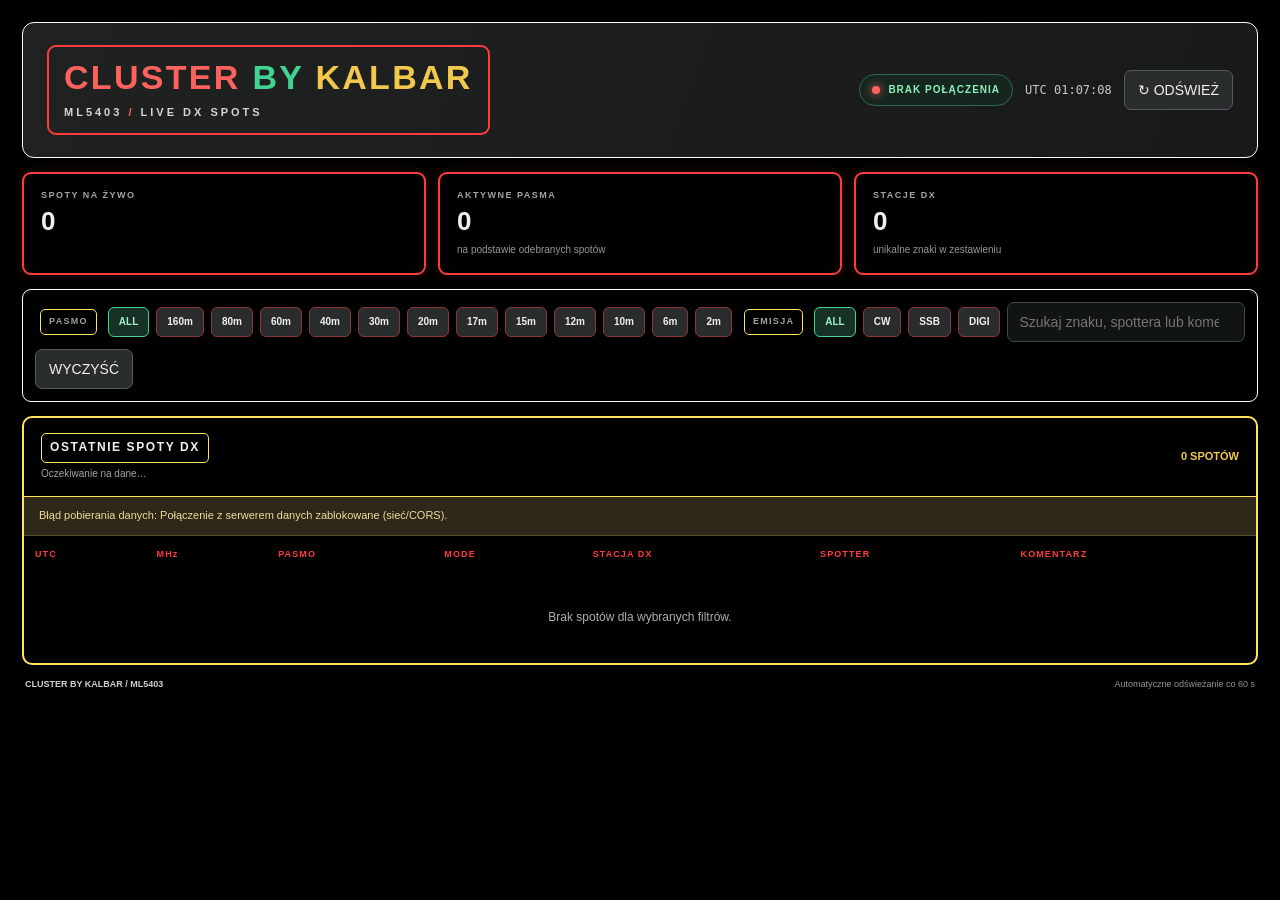
<file: dxcluster-live/index.html>
<!doctype html>
<html lang="pl">
<head>
<meta charset="utf-8">
<meta name="viewport" content="width=device-width, initial-scale=1">
<meta name="color-scheme" content="dark">
<title>CLUSTER BY KALBAR / ML5403</title>
<style>
:root{color-scheme:dark;--bg:#000000;--panel:#000000;--panel2:#000000;--line:#ffffff;--text:#f0f1ed;--muted:#a1a6a1;--red:#ff625d;--green:#42d392;--yellow:#f1c84b}
*{box-sizing:border-box}html{background:#000000}body{margin:0;background:#000000;color:var(--text);font:14px/1.45 Inter,Segoe UI,Arial,sans-serif;min-height:100vh}button,input,select{font:inherit}.shell{max-width:1550px;margin:0 auto;padding:22px}.header{display:flex;align-items:center;justify-content:space-between;gap:18px;padding:22px 24px;border:1px solid #ffffff;border-radius:12px;background:linear-gradient(110deg,#202222,#17191a);box-shadow:0 12px 35px #0005}.brand{font-size:clamp(22px,3vw,34px);font-weight:900;letter-spacing:2.3px;line-height:1.1}.red{color:var(--red)}.green{color:var(--green)}.yellow{color:var(--yellow)}.signature{margin-top:9px;font-size:11px;font-weight:800;letter-spacing:3px;color:#d4d6d0}.right{display:flex;align-items:center;gap:12px;flex-wrap:wrap;justify-content:flex-end}.utc{font:12px ui-monospace,Consolas,monospace;color:#c5cac4}.live{display:inline-flex;align-items:center;gap:8px;padding:8px 12px;border:1px solid #32664f;border-radius:30px;background:#14261e;color:#8df0bb;font-size:10px;font-weight:800;letter-spacing:1px}.led{height:8px;width:8px;border-radius:50%;background:var(--green);box-shadow:0 0 10px var(--green)}.led.wait{background:var(--yellow);box-shadow:0 0 10px var(--yellow)}.led.off{background:var(--red);box-shadow:0 0 10px var(--red)}button{border:1px solid #555b5d;border-radius:7px;background:#282c2d;color:#f0f1ed;padding:9px 13px;cursor:pointer}button:hover{border-color:#a1a6a1;background:#323738}button:disabled{opacity:.55;cursor:wait}button:focus-visible,input:focus-visible,select:focus-visible{outline:2px solid var(--yellow);outline-offset:2px}.summary{display:grid;grid-template-columns:repeat(3,minmax(0,1fr));gap:12px;margin:14px 0}.metric{padding:15px 17px;border:1px solid #ffffff;border-radius:9px;background:#000000}.metric label{display:block;color:var(--muted);font-size:9px;font-weight:800;letter-spacing:1.5px}.metric strong{display:block;margin-top:4px;font-size:26px;line-height:1.2}.metric small{color:#929994;font-size:10px}.toolbar{display:flex;align-items:center;gap:7px;flex-wrap:wrap;margin:14px 0;padding:12px;border:1px solid #ffffff;border-radius:9px;background:#000000}.group-label{margin:0 4px 0 5px;color:#9ca29d;font-size:9px;font-weight:800;letter-spacing:1.3px}.filter{padding:7px 10px;border-radius:6px;font-size:10px;font-weight:800}.filter.active{border-color:var(--green);background:#183126;color:#a1f1c4}.search{flex:1;min-width:190px;padding:9px 11px;border:1px solid #424849;border-radius:7px;background:#111414;color:var(--text)}.feed{border:1px solid #ffffff;border-radius:10px;overflow:hidden;background:#000000;box-shadow:0 12px 35px #0003}.feed-head{display:flex;justify-content:space-between;align-items:center;gap:12px;padding:15px 17px;border-bottom:1px solid var(--line);flex-wrap:wrap}.feed-title{font-size:12px;font-weight:900;letter-spacing:1.6px}.feed-sub{margin-top:4px;color:var(--muted);font-size:10px}.count{color:var(--yellow);font-size:11px;font-weight:800}.table-scroll{max-height:70vh;overflow:auto}table{width:100%;min-width:760px;border-collapse:collapse;font-size:12px}thead{position:sticky;top:0;z-index:2}th{text-align:left;padding:12px 11px;background:#000000;color:#ff3b3b;font-size:9px;letter-spacing:1.1px;white-space:nowrap}td{padding:11px;border-top:0;color:#e0e3de;white-space:nowrap}tbody tr:nth-child(even){background:#000000}tbody tr:hover{background:#151515}.time{font:11px ui-monospace,Consolas,monospace;color:#aeb6af}.frequency{font:13px ui-monospace,Consolas,monospace;font-weight:800;color:#f2d76b}.callsign{font-weight:900;color:#fff}.qrz-link{color:inherit;text-decoration:none;text-decoration-color:transparent;text-underline-offset:3px}.qrz-link:hover{text-decoration:underline;text-decoration-color:currentColor;color:#ffe45c}.country-tag{color:#ffe45c!important;font-size:.82em;font-weight:800;margin-left:5px;white-space:normal}.spotter{font-weight:700;color:#b8c7cd}.band{display:inline-block;padding:3px 7px;border-radius:4px;background:#303536;color:#e6e9e3;font-size:10px;font-weight:800}.mode{display:inline-block;min-width:48px;text-align:center;padding:4px 7px;border-radius:4px;font-size:9px;font-weight:900;letter-spacing:.5px}.mode-cw{background:#492524;color:#ffaaa5}.mode-ssb{background:#153d2c;color:#82e7af}.mode-digi{background:#4b401a;color:#ffe17a}.mode-other{background:#34393b;color:#c7d2d5}.message{color:#b5bcb7;max-width:420px;overflow:hidden;text-overflow:ellipsis}.empty{text-align:center;padding:36px 15px;color:#aab0aa}.notice{display:none;padding:11px 15px;border-bottom:1px solid #594c22;background:#2d2818;color:#eedb9d;font-size:11px;overflow-wrap:anywhere}.footer{display:flex;justify-content:space-between;gap:10px;flex-wrap:wrap;padding:13px 3px;color:#909791;font-size:9px}.footer b{color:#cbd1ca}.source-credit{color:#b8c1b9}.source-links a{color:#b8c1b9;text-decoration:underline;text-underline-offset:2px}
@media(max-width:700px){.shell{padding:9px}.header{padding:16px;align-items:flex-start;flex-direction:column}.right{justify-content:flex-start}.summary{gap:7px}.metric{padding:11px}.metric strong{font-size:21px}.metric label{font-size:8px}.toolbar{padding:9px;gap:5px}.group-label{width:100%;margin-top:5px}.search{min-width:100%;order:3}.table-scroll{max-height:none}.feed-head{padding:12px}}

/* Czerwone ramki i wyróżnienie statystyk */
.brand-frame{display:inline-block;padding:12px 15px;border:2px solid #ff3b3b;border-radius:9px;animation:brandPulse 3.2s ease-in-out infinite}



@keyframes brandPulse{
  0%,100%{border-color:#ff3b3b;box-shadow:0 0 0 rgba(255,59,59,0),inset 0 0 0 rgba(255,59,59,0)}
  50%{border-color:#ff8580;box-shadow:0 0 18px rgba(255,59,59,.38),inset 0 0 10px rgba(255,59,59,.10)}
}
.metric{border:2px solid #ff3b3b;box-shadow:0 0 12px rgba(255,59,59,.16),inset 0 0 12px rgba(255,59,59,.05)}



.filter{border:1px solid #8d3535}

@media(prefers-reduced-motion:reduce){.brand-frame{animation:none}}

.group-label{border:1px solid #ffe45c;border-radius:5px;padding:5px 8px}

.signature,.signature span{animation:signatureColorCycle 6s ease-in-out infinite}
@keyframes signatureColorCycle{
  0%,100%{color:#ff3b3b}
  50%{color:#9bffbd}
}
@media(prefers-reduced-motion:reduce){.signature,.signature span{animation:none;color:#ff3b3b}}


/* Jasnozielone obramowanie sekcji ostatnich spotów */
.feed{border:2px solid #ffe45c}
.feed-head{border-bottom:1px solid #ffe45c}
.feed-title{display:inline-block;padding:5px 8px;border:1px solid #ffe45c;border-radius:5px}


/* Mobilny układ kart spotów — pełna szerokość telefonu */
@media(max-width:700px){
  html,body{width:100%;max-width:100%;overflow-x:hidden}
  .shell{width:100%;max-width:100%;margin:0;padding:9px}
  .header{width:100%;padding:12px;gap:12px;border-radius:9px}
  .brand-frame{display:block;width:100%;max-width:100%;padding:10px 11px;text-align:center}
  .brand{font-size:clamp(18px,6vw,25px);letter-spacing:1.2px;overflow-wrap:anywhere}
  .signature{margin-top:7px;font-size:clamp(9px,2.8vw,11px);letter-spacing:1.4px;white-space:normal}
  .right{width:100%;justify-content:space-between;gap:7px}
  .live{padding:7px 9px;font-size:9px;letter-spacing:.6px}
  .utc{font-size:10px}
  #refresh{padding:8px 10px;font-size:10px;min-height:35px}
  .summary{width:100%;grid-template-columns:repeat(3,minmax(0,1fr));gap:6px;margin:9px 0}
  .metric{min-width:0;padding:9px 7px;border-radius:8px}
  .metric label{min-height:20px;font-size:7px;line-height:1.25;letter-spacing:.55px;overflow-wrap:anywhere}
  .metric strong{font-size:clamp(17px,5vw,21px);overflow-wrap:anywhere}
  .metric small{font-size:8px;line-height:1.25;display:block;overflow-wrap:anywhere}
  .toolbar{width:100%;margin:9px 0;padding:9px;gap:6px;border-radius:8px}
  .group-label{width:100%;margin:5px 0 1px;padding:4px 7px;font-size:8px}
  .filter{min-height:34px;padding:7px 9px;font-size:9px}
  .search{flex:1 1 100%;width:100%;min-width:0;min-height:38px;order:20;font-size:13px}
  #clear{min-height:35px;order:21;font-size:9px}
  .feed{width:100%;max-width:100%;border-radius:9px}
  .feed-head{padding:10px;gap:8px}
  .feed-title{font-size:10px;letter-spacing:1px;padding:5px 7px}
  .feed-sub{font-size:9px;line-height:1.3}
  .count{font-size:9px;white-space:nowrap}
  .table-scroll{width:100%;max-width:100%;max-height:none;overflow:visible}
  table,tbody{display:block;width:100%;min-width:0}
  thead{display:none}
  tbody tr{display:grid;grid-template-columns:repeat(2,minmax(0,1fr));gap:9px 12px;margin:0 0 8px;padding:10px;background:#080808!important;border:1px solid #252525;border-radius:8px}
  td{display:block;min-width:0;padding:0;border:0!important;white-space:normal;overflow-wrap:anywhere;font-size:11px;line-height:1.35}
  td::before{display:block;margin-bottom:3px;color:#929994;font-size:7px;font-weight:800;letter-spacing:1px}
  td:nth-child(1)::before{content:"UTC"}
  td:nth-child(2)::before{content:"MHz"}
  td:nth-child(3)::before{content:"PASMO"}
  td:nth-child(4)::before{content:"MODE"}
  td:nth-child(5)::before{content:"STACJA DX"}
  td:nth-child(6)::before{content:"SPOTTER"}
  td:nth-child(7){grid-column:1/-1}
  td:nth-child(7)::before{content:"KOMENTARZ"}
  td:nth-child(5) .callsign{font-size:13px}
  .time{font-size:10px}
  .frequency{font-size:12px}
  .band,.mode{font-size:9px}
  .message{max-width:none;overflow:visible;text-overflow:clip;white-space:normal;overflow-wrap:anywhere}
  .empty{grid-column:1/-1;text-align:center;padding:22px 8px;font-size:11px}
  .notice{font-size:10px;line-height:1.4}
  .footer{padding:11px 3px;font-size:8px;gap:6px}
}
@media(max-width:360px){
  .shell{padding:6px}
  .brand{font-size:18px}
  .signature{font-size:8px;letter-spacing:1px}
  .live{font-size:8px;padding:6px 7px}
  .metric{padding:8px 5px}
  .metric label{font-size:6.5px}
  .metric small{font-size:7px}
  tbody tr{padding:9px;gap:8px}
}

</style>
</head>
<body>
<main class="shell">
<header class="header">
  <div class="brand-frame"><div class="brand"><span class="red">CLUSTER</span> <span class="green">BY</span> <span class="yellow">KALBAR</span></div><div class="signature">ML5403 <span style="color:var(--red)">/</span> LIVE DX SPOTS</div></div>
  <div class="right"><span class="live" id="liveBadge"><i class="led wait" id="led"></i><span id="statusText">ŁĄCZENIE Z FEEDAMI</span></span><span class="utc" id="utc">UTC --:--:--</span><button id="refresh" type="button">↻ ODŚWIEŻ</button></div>
</header>
<section class="summary" aria-label="Statystyki spotów">
  <div class="metric"><label>SPOTY NA ŻYWO</label><strong id="totalSpots">—</strong><small id="spotsInfo">pobieranie aktualnych danych</small></div>
  <div class="metric"><label>AKTYWNE PASMA</label><strong id="activeBands">—</strong><small>na podstawie odebranych spotów</small></div>
  <div class="metric"><label>STACJE DX</label><strong id="uniqueDx">—</strong><small>unikalne znaki w zestawieniu</small></div>
</section>
<section class="toolbar" aria-label="Filtry spotów">
  <span class="group-label">PASMO</span>
  <button class="filter active" data-band="ALL" type="button">ALL</button><button class="filter" data-band="160m" type="button">160m</button><button class="filter" data-band="80m" type="button">80m</button><button class="filter" data-band="60m" type="button">60m</button><button class="filter" data-band="40m" type="button">40m</button><button class="filter" data-band="30m" type="button">30m</button><button class="filter" data-band="20m" type="button">20m</button><button class="filter" data-band="17m" type="button">17m</button><button class="filter" data-band="15m" type="button">15m</button><button class="filter" data-band="12m" type="button">12m</button><button class="filter" data-band="10m" type="button">10m</button><button class="filter" data-band="6m" type="button">6m</button><button class="filter" data-band="2m" type="button">2m</button>
  <span class="group-label">EMISJA</span>
  <button class="filter active" data-mode="ALL" type="button">ALL</button><button class="filter" data-mode="CW" type="button">CW</button><button class="filter" data-mode="SSB" type="button">SSB</button><button class="filter" data-mode="DIGI" type="button">DIGI</button>
  <input id="search" class="search" type="search" placeholder="Szukaj znaku, spottera lub komentarza…" autocomplete="off" aria-label="Szukaj spotów">
  <button id="clear" type="button">WYCZYŚĆ</button>
</section>
<section class="feed">
  <div class="feed-head"><div><div class="feed-title">OSTATNIE SPOTY DX</div><div class="feed-sub" id="lastUpdated">Oczekiwanie na pierwsze dane…</div></div><span class="count" id="count">0 SPOTÓW</span></div>
  <div class="notice" id="notice" role="status"></div>
  <div class="table-scroll"><table><thead><tr><th>UTC</th><th>MHz</th><th>PASMO</th><th>MODE</th><th>STACJA DX</th><th>SPOTTER</th><th>KOMENTARZ</th></tr></thead><tbody id="rows"><tr><td class="empty" colspan="7">Pobieranie prawdziwych spotów. Nie wyświetlamy danych demonstracyjnych.</td></tr></tbody></table></div>
</section>
<footer class="footer"><span><b>CLUSTER BY KALBAR / ML5403</b></span><span id="pollInfo">Automatyczne odświeżanie co 60 s</span></footer>

</main>
<script>
'use strict';
(() => {
  const $ = id => document.getElementById(id);
  const API = ['https://www.','dx','summit.fi/api/v1/spots'].join('');
  const IS_MOBILE = window.matchMedia('(max-width:700px)').matches;
  const POLL_MS = IS_MOBILE ? 30000 : 60000;
  const POLL_SECONDS = POLL_MS / 1000;
  const REQUEST_TIMEOUT_MS = 20000;
  const state = { spots:[], busy:false, band:'ALL', mode:'ALL', query:'' };
  const esc = value => String(value ?? '').replace(/[&<>"']/g,ch=>({'&':'&amp;','<':'&lt;','>':'&gt;','"':'&quot;',"'":'&#39;'}[ch]));
  const normCall = value => String(value||'').trim().toUpperCase();
  function cleanCallsign(callsign) {
    return String(callsign||'').trim().toUpperCase().replace(/-@$/i,'');
  }
  function qrzProfileUrl(callsign) {
    const clean=cleanCallsign(callsign);
    const safeCall=encodeURIComponent(clean).replace(/%2F/gi,'/');
    return 'https://www.qrz.com/db/'+safeCall;
  }

/* Rozpoznawanie kraju na podstawie prefiksów znaków wywoławczych */
const COUNTRY_PREFIX_DATA = "Sov Mil Order of Malta|1A\nSpratly Islands|9M0,BM9S,BN9S,BO9S,BP9S,BQ9S,BU9S,BV9S,BW9S,BX9S\nMonaco|3A\nAgalega & St. Brandon|3B6,3B7\nMauritius|3B8\nRodriguez Island|3B9\nEquatorial Guinea|3C\nAnnobon Island|3C0\nFiji|3D2\nKingdom of Eswatini|3DA\nTunisia|3V,TS\nVietnam|3W,XV\nGuinea|3X\nAzerbaijan|4J,4K\nGeorgia|4L\nMontenegro|4O\nSri Lanka|4P,4Q,4R,4S\nTimor - Leste|4W\nIsrael|4X,4Z\nLibya|5A\nCyprus|5B,C4,H2,P3\nTanzania|5H,5I\nNigeria|5N,5O\nMadagascar|5R,5S,6X\nMauritania|5T\nNiger|5U\nTogo|5V\nSamoa|5W\nUganda|5X\nKenya|5Y,5Z\nSenegal|6V,6W\nJamaica|6Y\nYemen|7O\nLesotho|7P\nMalawi|7Q\nAlgeria|7R,7T,7U,7V,7W,7X,7Y\nBarbados|8P\nMaldives|8Q\nGuyana|8R\nCroatia|9A\nGhana|9G\nMalta|9H\nZambia|9I,9J\nKuwait|9K,NLD\nSierra Leone|9L\nWest Malaysia|9M,9W\nEast Malaysia|9M6,9W6,9M8,9W8\nNepal|9N\nDem. Rep. of the Congo|9O,9P,9Q,9R,9S,9T\nBurundi|9U\nSingapore|9V,S6\nRwanda|9X\nTrinidad & Tobago|9Y,9Z\nBotswana|8O,A2\nTonga|A3\nOman|A4\nBhutan|A5\nUnited Arab Emirates|A6\nQatar|A7\nBahrain|A9\nPakistan|6P,6Q,6R,6S,AP,AQ,AR,AS\nTaiwan|BM,BN,BO,BP,BQ,BU,BV,BW,BX\nPratas Island|BM9P,BN9P,BO9P,BP9P,BQ9P,BU9P,BV9P,BW9P,BX9P\nChina|3H,3H0,3H9,3I,3I0,3I9,3J,3J0,3J9,3K,3K0,3K9,3L,3L0,3L9,3M,3M0,3M9,3N,3N0,3N9,3O,3O0,3O9,3P,3P0,3P9,3Q,3Q0,3Q9,3R,3R0,3R9,3S,3S0,3S9,3T,3T0,3T9,3U,3U0,3U9,B0,B2,B3,B4,B5,B6,B7,B8,B9,BA,BA0,BA9,BB,BB0,BB9,BC,BC0,BC9,BD,BD0,BD9,BE,BE0,BE9,BF,BF0,BF9,BG,BG0,BG9,BH,BH0,BH9,BI,BI0,BI9,BJ,BK,BK0,BK9,BL,BL0,BL9,BT,BT0,BT9,BY,BY0,BY9,BZ,BZ0,BZ9,XS,XS0,XS9,B1,B2A,B2B,B2C,B2D,B2E,B2F,B2G,B2H,BA2A,BA2B,BA2C,BA2D,BA2E,BA2F,BA2G,BA2H,BB2A,BB2B,BB2C,BB2D,BB2E,BB2F,BB2G,BB2H,BC2A,BC2B,BC2C,BC2D,BC2E,BC2F,BC2G,BC2H,BD2A,BD2B,BD2C,BD2D,BD2E,BD2F,BD2G,BD2H,BE2A,BE2B,BE2C,BE2D,BE2E,BE2F,BE2G,BE2H,BF2A,BF2B,BF2C,BF2D,BF2E,BF2F,BF2G,BF2H,BG2A,BG2B,BG2C,BG2D,BG2E,BG2F,BG2G,BG2H,BH2A,BH2B,BH2C,BH2D,BH2E,BH2F,BH2G,BH2H,BI2A,BI2B,BI2C,BI2D,BI2E,BI2F,BI2G,BI2H,BK2A,BK2B,BK2C,BK2D,BK2E,BK2F,BK2G,BK2H,BL2A,BL2B,BL2C,BL2D,BL2E,BL2F,BL2G,BL2H,BT2A,BT2B,BT2C,BT2D,BT2E,BT2F,BT2G,BT2H,BY2A,BY2B,BY2C,BY2D,BY2E,BY2F,BY2G,BY2H,BZ2A,BZ2B,BZ2C,BZ2D,BZ2E,BZ2F,BZ2G,BZ2H,B2I,B2J,B2K,B2L,B2M,B2N,B2O,B2P,BA2I,BA2J,BA2K,BA2L,BA2M,BA2N,BA2O,BA2P,BB2I,BB2J,BB2K,BB2L,BB2M,BB2N,BB2O,BB2P,BC2I,BC2J,BC2K,BC2L,BC2M,BC2N,BC2O,BC2P,BD2I,BD2J,BD2K,BD2L,BD2M,BD2N,BD2O,BD2P,BE2I,BE2J,BE2K,BE2L,BE2M,BE2N,BE2O,BE2P,BF2I,BF2J,BF2K,BF2L,BF2M,BF2N,BF2O,BF2P,BG2I,BG2J,BG2K,BG2L,BG2M,BG2N,BG2O,BG2P,BH2I,BH2J,BH2K,BH2L,BH2M,BH2N,BH2O,BH2P,BI2I,BI2J,BI2K,BI2L,BI2M,BI2N,BI2O,BI2P,BK2I,BK2J,BK2K,BK2L,BK2M,BK2N,BK2O,BK2P,BL2I,BL2J,BL2K,BL2L,BL2M,BL2N,BL2O,BL2P,BT2I,BT2J,BT2K,BT2L,BT2M,BT2N,BT2O,BT2P,BY2I,BY2J,BY2K,BY2L,BY2M,BY2N,BY2O,BY2P,BZ2I,BZ2J,BZ2K,BZ2L,BZ2M,BZ2N,BZ2O,BZ2P,B3G,B3H,B3I,B3J,B3K,B3L,BA3G,BA3H,BA3I,BA3J,BA3K,BA3L,BB3G,BB3H,BB3I,BB3J,BB3K,BB3L,BC3G,BC3H,BC3I,BC3J,BC3K,BC3L,BD3G,BD3H,BD3I,BD3J,BD3K,BD3L,BE3G,BE3H,BE3I,BE3J,BE3K,BE3L,BF3G,BF3H,BF3I,BF3J,BF3K,BF3L,BG3G,BG3H,BG3I,BG3J,BG3K,BG3L,BH3G,BH3H,BH3I,BH3J,BH3K,BH3L,BI3G,BI3H,BI3I,BI3J,BI3K,BI3L,BK3G,BK3H,BK3I,BK3J,BK3K,BK3L,BL3G,BL3H,BL3I,BL3J,BL3K,BL3L,BT3G,BT3H,BT3I,BT3J,BT3K,BT3L,BY3G,BY3H,BY3I,BY3J,BY3K,BY3L,BZ3G,BZ3H,BZ3I,BZ3J,BZ3K,BZ3L,B6Q,B6R,B6S,B6T,B6U,B6V,B6W,B6X,BA6Q,BA6R,BA6S,BA6T,BA6U,BA6V,BA6W,BA6X,BB6Q,BB6R,BB6S,BB6T,BB6U,BB6V,BB6W,BB6X,BC6Q,BC6R,BC6S,BC6T,BC6U,BC6V,BC6W,BC6X,BD6Q,BD6R,BD6S,BD6T,BD6U,BD6V,BD6W,BD6X,BE6Q,BE6R,BE6S,BE6T,BE6U,BE6V,BE6W,BE6X,BF6Q,BF6R,BF6S,BF6T,BF6U,BF6V,BF6W,BF6X,BG6Q,BG6R,BG6S,BG6T,BG6U,BG6V,BG6W,BG6X,BH6Q,BH6R,BH6S,BH6T,BH6U,BH6V,BH6W,BH6X,BI6Q,BI6R,BI6S,BI6T,BI6U,BI6V,BI6W,BI6X,BK6Q,BK6R,BK6S,BK6T,BK6U,BK6V,BK6W,BK6X,BL6Q,BL6R,BL6S,BL6T,BL6U,BL6V,BL6W,BL6X,BT6Q,BT6R,BT6S,BT6T,BT6U,BT6V,BT6W,BT6X,BY6Q,BY6R,BY6S,BY6T,BY6U,BY6V,BY6W,BY6X,BZ6Q,BZ6R,BZ6S,BZ6T,BZ6U,BZ6V,BZ6W,BZ6X,B7A,B7B,B7C,B7D,B7E,B7F,B7G,B7H,BA7A,BA7B,BA7C,BA7D,BA7E,BA7F,BA7G,BA7H,BB7A,BB7B,BB7C,BB7D,BB7E,BB7F,BB7G,BB7H,BC7A,BC7B,BC7C,BC7D,BC7E,BC7F,BC7G,BC7H,BD7A,BD7B,BD7C,BD7D,BD7E,BD7F,BD7G,BD7H,BE7A,BE7B,BE7C,BE7D,BE7E,BE7F,BE7G,BE7H,BF7A,BF7B,BF7C,BF7D,BF7E,BF7F,BF7G,BF7H,BG7A,BG7B,BG7C,BG7D,BG7E,BG7F,BG7G,BG7H,BH7A,BH7B,BH7C,BH7D,BH7E,BH7F,BH7G,BH7H,BI7A,BI7B,BI7C,BI7D,BI7E,BI7F,BI7G,BI7H,BK7A,BK7B,BK7C,BK7D,BK7E,BK7F,BK7G,BK7H,BL7A,BL7B,BL7C,BL7D,BL7E,BL7F,BL7G,BL7H,BT7A,BT7B,BT7C,BT7D,BT7E,BT7F,BT7G,BT7H,BY7A,BY7B,BY7C,BY7D,BY7E,BY7F,BY7G,BY7H,BZ7A,BZ7B,BZ7C,BZ7D,BZ7E,BZ7F,BZ7G,BZ7H,B7Q,B7R,B7S,B7T,B7U,B7V,B7W,B7X,BA7Q,BA7R,BA7S,BA7T,BA7U,BA7V,BA7W,BA7X,BB7Q,BB7R,BB7S,BB7T,BB7U,BB7V,BB7W,BB7X,BC7Q,BC7R,BC7S,BC7T,BC7U,BC7V,BC7W,BC7X,BD7Q,BD7R,BD7S,BD7T,BD7U,BD7V,BD7W,BD7X,BE7Q,BE7R,BE7S,BE7T,BE7U,BE7V,BE7W,BE7X,BF7Q,BF7R,BF7S,BF7T,BF7U,BF7V,BF7W,BF7X,BG7Q,BG7R,BG7S,BG7T,BG7U,BG7V,BG7W,BG7X,BH7Q,BH7R,BH7S,BH7T,BH7U,BH7V,BH7W,BH7X,BI7Q,BI7R,BI7S,BI7T,BI7U,BI7V,BI7W,BI7X,BK7Q,BK7R,BK7S,BK7T,BK7U,BK7V,BK7W,BK7X,BL7Q,BL7R,BL7S,BL7T,BL7U,BL7V,BL7W,BL7X,BT7Q,BT7R,BT7S,BT7T,BT7U,BT7V,BT7W,BT7X,BY7Q,BY7R,BY7S,BY7T,BY7U,BY7V,BY7W,BY7X,BZ7Q,BZ7R,BZ7S,BZ7T,BZ7U,BZ7V,BZ7W,BZ7X,B8A,B8B,B8C,B8D,B8E,B8F,BA8A,BA8B,BA8C,BA8D,BA8E,BA8F,BB8A,BB8B,BB8C,BB8D,BB8E,BB8F,BC8A,BC8B,BC8C,BC8D,BC8E,BC8F,BD8A,BD8B,BD8C,BD8D,BD8E,BD8F,BE8A,BE8B,BE8C,BE8D,BE8E,BE8F,BF8A,BF8B,BF8C,BF8D,BF8E,BF8F,BG8A,BG8B,BG8C,BG8D,BG8E,BG8F,BH8A,BH8B,BH8C,BH8D,BH8E,BH8F,BI8A,BI8B,BI8C,BI8D,BI8E,BI8F,BK8A,BK8B,BK8C,BK8D,BK8E,BK8F,BL8A,BL8B,BL8C,BL8D,BL8E,BL8F,BT8A,BT8B,BT8C,BT8D,BT8E,BT8F,BY8A,BY8B,BY8C,BY8D,BY8E,BY8F,BZ8A,BZ8B,BZ8C,BZ8D,BZ8E,BZ8F,B8G,B8H,B8I,B8J,B8K,B8L,BA8G,BA8H,BA8I,BA8J,BA8K,BA8L,BB8G,BB8H,BB8I,BB8J,BB8K,BB8L,BC8G,BC8H,BC8I,BC8J,BC8K,BC8L,BD8G,BD8H,BD8I,BD8J,BD8K,BD8L,BE8G,BE8H,BE8I,BE8J,BE8K,BE8L,BF8G,BF8H,BF8I,BF8J,BF8K,BF8L,BG8G,BG8H,BG8I,BG8J,BG8K,BG8L,BH8G,BH8H,BH8I,BH8J,BH8K,BH8L,BI8G,BI8H,BI8I,BI8J,BI8K,BI8L,BK8G,BK8H,BK8I,BK8J,BK8K,BK8L,BL8G,BL8H,BL8I,BL8J,BL8K,BL8L,BT8G,BT8H,BT8I,BT8J,BT8K,BT8L,BY8G,BY8H,BY8I,BY8J,BY8K,BY8L,BZ8G,BZ8H,BZ8I,BZ8J,BZ8K,BZ8L,B8M,B8N,B8O,B8P,B8Q,B8R,BA8M,BA8N,BA8O,BA8P,BA8Q,BA8R,BB8M,BB8N,BB8O,BB8P,BB8Q,BB8R,BC8M,BC8N,BC8O,BC8P,BC8Q,BC8R,BD8M,BD8N,BD8O,BD8P,BD8Q,BD8R,BE8M,BE8N,BE8O,BE8P,BE8Q,BE8R,BF8M,BF8N,BF8O,BF8P,BF8Q,BF8R,BG8M,BG8N,BG8O,BG8P,BG8Q,BG8R,BH8M,BH8N,BH8O,BH8P,BH8Q,BH8R,BI8M,BI8N,BI8O,BI8P,BI8Q,BI8R,BK8M,BK8N,BK8O,BK8P,BK8Q,BK8R,BL8M,BL8N,BL8O,BL8P,BL8Q,BL8R,BT8M,BT8N,BT8O,BT8P,BT8Q,BT8R,BY8M,BY8N,BY8O,BY8P,BY8Q,BY8R,BZ8M,BZ8N,BZ8O,BZ8P,BZ8Q,BZ8R,B8S,B8T,B8U,B8V,B8W,B8X,BA8S,BA8T,BA8U,BA8V,BA8W,BA8X,BB8S,BB8T,BB8U,BB8V,BB8W,BB8X,BC8S,BC8T,BC8U,BC8V,BC8W,BC8X,BD8S,BD8T,BD8U,BD8V,BD8W,BD8X,BE8S,BE8T,BE8U,BE8V,BE8W,BE8X,BF8S,BF8T,BF8U,BF8V,BF8W,BF8X,BG8S,BG8T,BG8U,BG8V,BG8W,BG8X,BH8S,BH8T,BH8U,BH8V,BH8W,BH8X,BI8S,BI8T,BI8U,BI8V,BI8W,BI8X,BK8S,BK8T,BK8U,BK8V,BK8W,BK8X,BL8S,BL8T,BL8U,BL8V,BL8W,BL8X,BT8S,BT8T,BT8U,BT8V,BT8W,BT8X,BY8S,BY8T,BY8U,BY8V,BY8W,BY8X,BZ8S,BZ8T,BZ8U,BZ8V,BZ8W,BZ8X,B9A,B9B,B9C,B9D,B9E,B9F,BA9A,BA9B,BA9C,BA9D,BA9E,BA9F,BB9A,BB9B,BB9C,BB9D,BB9E,BB9F,BC9A,BC9B,BC9C,BC9D,BC9E,BC9F,BD9A,BD9B,BD9C,BD9D,BD9E,BD9F,BE9A,BE9B,BE9C,BE9D,BE9E,BE9F,BF9A,BF9B,BF9C,BF9D,BF9E,BF9F,BG9A,BG9B,BG9C,BG9D,BG9E,BG9F,BH9A,BH9B,BH9C,BH9D,BH9E,BH9F,BI9A,BI9B,BI9C,BI9D,BI9E,BI9F,BK9A,BK9B,BK9C,BK9D,BK9E,BK9F,BL9A,BL9B,BL9C,BL9D,BL9E,BL9F,BT9A,BT9B,BT9C,BT9D,BT9E,BT9F,BY9A,BY9B,BY9C,BY9D,BY9E,BY9F,BZ9A,BZ9B,BZ9C,BZ9D,BZ9E,BZ9F,B9S,B9T,B9U,B9V,B9W,B9X,BA9S,BA9T,BA9U,BA9V,BA9W,BA9X,BB9S,BB9T,BB9U,BB9V,BB9W,BB9X,BC9S,BC9T,BC9U,BC9V,BC9W,BC9X,BD9S,BD9T,BD9U,BD9V,BD9W,BD9X,BE9S,BE9T,BE9U,BE9V,BE9W,BE9X,BF9S,BF9T,BF9U,BF9V,BF9W,BF9X,BG9S,BG9T,BG9U,BG9V,BG9W,BG9X,BH9S,BH9T,BH9U,BH9V,BH9W,BH9X,BI9S,BI9T,BI9U,BI9V,BI9W,BI9X,BK9S,BK9T,BK9U,BK9V,BK9W,BK9X,BL9S,BL9T,BL9U,BL9V,BL9W,BL9X,BT9S,BT9T,BT9U,BT9V,BT9W,BT9X,BY9S,BY9T,BY9U,BY9V,BY9W,BY9X,BZ9S,BZ9T,BZ9U,BZ9V,BZ9W,BZ9X\nNauru|C2\nAndorra|C3\nThe Gambia|C5\nBahamas|C6\nMozambique|C8,C9\nChile|3G,CA,CB,CC,CD,CE,XQ,XR,3G7,CA7,CB7,CC7,CD7,CE7,XQ7,XR7,3G8,CA8,CB8,CC8,CD8,CE8,XQ8,XR8\nSan Felix & San Ambrosio|3G0X,CA0X,CB0X,CC0X,CD0X,CE0X,XQ0X,XR0X\nEaster Island|3G0,CA0,CB0,CC0,CD0,CE0,XQ0,XR0\nJuan Fernandez Islands|3G0Z,CA0Z,CB0Z,CC0Z,CD0Z,CE0I,CE0Z,XQ0Z,XR0Z\nAntarctica|AY1Z,AY2Z,AY3Z,AY4Z,AY5Z,AY6Z,AY7Z,AY8Z,AY9Z,LU1Z,LU2Z,LU3Z,LU4Z,LU5Z,LU6Z,LU7Z,LU8Z,LU9Z,AX0,VI0,VK0,FT0Y,FT1Y,FT2Y,FT3Y,FT4Y,FT5Y,FT6Y,FT7Y,FT8Y,3Y,ZL5,ZM5,RI1AN,ZS7\nCuba|CL,CM,CO,T4\nMorocco|5C,5D,5E,5F,5G,CN\nBolivia|CP,CP2,CP3,CP4,CP5,CP6,CP7\nPortugal|CQ,CR,CS,CT\nMadeira Islands|CQ2,CQ3,CQ9,CR3,CR9,CS3,CS9,CT3,CT9\nAzores|CQ1,CQ8,CR1,CR2,CR8,CS4,CS8,CT8,CU\nUruguay|CV,CW,CX\nSable Island|CY0\nSt. Paul Island|CY9\nAngola|D2,D3\nCabo Verde|D4\nComoros|D6\nFed. Rep. of Germany|DA,DB,DC,DD,DF,DG,DH,DJ,DK,DL,DM,DN,DO,DP,DQ,DR\nPhilippines|4D,4E,4F,4G,4H,4I,DU,DV,DW,DX,DY,DZ\nEritrea|E3\nPalestine|E4\nSouth Cook Islands|E5\nNiue|E6\nBosnia-Herzegovina|E7\nSpain|AM,AN,AO,EA,EB,EC,ED,EE,EF,EG,EH\nBalearic Islands|AM6,AN6,AO6,EA6,EB6,EC6,ED6,EE6,EF6,EG6,EH6\nCanary Islands|AM8,AN8,AO8,EA8,EB8,EC8,ED8,EE8,EF8,EG8,EH8\nCeuta & Melilla|AM9,AN9,AO9,EA9,EB9,EC9,ED9,EE9,EF9,EG9,EH9\nIreland|EI,EJ\nArmenia|EK\nLiberia|5L,5M,6Z,A8,D5,EL\nIran|9B,9C,9D,EP,EQ\nMoldova|ER\nEstonia|ES\nEthiopia|9E,9F,ET\nBelarus|EU,EV,EW\nKyrgyzstan|EX,EX0P,EX2P,EX6P,EX7P,EX8P,EX0Q,EX2Q,EX6Q,EX7Q,EX8Q\nTajikistan|EY\nTurkmenistan|EZ\nFrance|F,HW,HX,HY,TH,TM,TO,TP,TQ,TV,TX\nGuadeloupe|FG\nMayotte|FH\nSt. Barthelemy|FJ\nNew Caledonia|FK\nMartinique|FM\nFrench Polynesia|FO\nSt. Pierre & Miquelon|FP\nReunion Island|FR\nSt. Martin|FS\nGlorioso Islands|FT0G,FT1G,FT2G,FT3G,FT4G,FT5G,FT6G,FT7G,FT8G,FT9G\nJuan de Nova, Europa|FT0E,FT1E,FT2E,FT3E,FT4E,FT6E,FT7E,FT8E,FT9E,FT0J,FT1J,FT2J,FT3J,FT4J,FT6J,FT7J,FT8J,FT9J\nTromelin Island|FT0T,FT1T,FT2T,FT3T,FT4T,FT5T,FT6T,FT7T,FT8T,FT9T\nCrozet Island|FT0W,FT4W,FT5W,FT8W\nKerguelen Islands|FT0X,FT2X,FT4X,FT5X,FT8X\nAmsterdam & St. Paul Is.|FT0Z,FT1Z,FT2Z,FT3Z,FT4Z,FT5Z,FT6Z,FT7Z,FT8Z\nWallis & Futuna Islands|FW,TW\nFrench Guiana|FY\nEngland|2E,G,M\nIsle of Man|2D,GD,GT,MD,MT\nNorthern Ireland|2I,GI,GN,MI,MN\nJersey|2J,GH,GJ,MH,MJ\nScotland|2A,2M,GM,GS,MA,MM,MS\nGuernsey|2U,GP,GU,MP,MU\nWales|2W,GC,GW,MC,MW\nSolomon Islands|H4\nTemotu Province|H40\nHungary|HA,HG\nSwitzerland|HB,HE\nLiechtenstein|HB0,HE0\nEcuador|HC,HD\nGalapagos Islands|HC8,HD8\nHaiti|4V,HH\nDominican Republic|HI\nColombia|5J,5K,HJ,HK\nSan Andres & Providencia|5J0,5K0,HJ0,HK0\nMalpelo Island|HJ0M,HK0M\nRepublic of Korea|6K,6L,6M,6N,D7,D8,D9,DS,DT,HL,KL9K\nPanama|3E,3F,H3,H8,H9,HO,HP\nHonduras|HQ,HR\nThailand|E2,HS\nVatican City|HV\nSaudi Arabia|7Z,8Z,HZ\nItaly|4U,I\nAfrican Italy|IG9,IH9\nSardinia|IM0,IS0,IW0U,IW0V,IW0W,IW0X,IW0Y,IW0Z\nSicily|IB9,ID9,IE9,IF9,II9,IJ9,IO9,IP9,IQ9,IR9,IT9,IU9,IW9,IY9\nDjibouti|J2\nGrenada|J3\nGuinea-Bissau|J5\nSt. Lucia|J6\nDominica|J7\nSt. Vincent|J8\nJapan|7J,7K,7L,7M,7N,8J,8K,8L,8M,8N,JA,JE,JF,JG,JH,JI,JJ,JK,JL,JM,JN,JO,JP,JQ,JR,JS\nOgasawara|JD1\nMongolia|JT,JU,JV,JT2,JU2,JV2,JT3,JU3,JV3\nSvalbard|JW\nJan Mayen|JX\nJordan|JY\nUnited States|AA,AB,AC,AD,AE,AF,AG,AI,AJ,AK,K,N,W,AA0,AB0,AC0,AD0,AE0,AF0,AG0,AI0,AJ0,AK0,K0,KA0,KB0,KC0,KD0,KE0,KF0,KG0,KI0,KJ0,KK0,KM0,KN0,KO0,KQ0,KR0,KS0,KT0,KU0,KV0,KW0,KX0,KY0,KZ0,N0,NA0,NB0,NC0,ND0,NE0,NF0,NG0,NI0,NJ0,NK0,NM0,NN0,NO0,NQ0,NR0,NS0,NT0,NU0,NV0,NW0,NX0,NY0,NZ0,W0,WA0,WB0,WC0,WD0,WE0,WF0,WG0,WI0,WJ0,WK0,WM0,WN0,WO0,WQ0,WR0,WS0,WT0,WU0,WV0,WW0,WX0,WY0,WZ0,AA5,AB5,AC5,AD5,AE5,AF5,AG5,AI5,AJ5,AK5,K5,KA5,KB5,KC5,KD5,KE5,KF5,KG5,KI5,KJ5,KK5,KM5,KN5,KO5,KQ5,KR5,KS5,KT5,KU5,KV5,KW5,KX5,KY5,KZ5,N5,NA5,NB5,NC5,ND5,NE5,NF5,NG5,NI5,NJ5,NK5,NM5,NN5,NO5,NQ5,NR5,NS5,NT5,NU5,NV5,NW5,NX5,NY5,NZ5,W5,WA5,WB5,WC5,WD5,WE5,WF5,WG5,WI5,WJ5,WK5,WM5,WN5,WO5,WQ5,WR5,WS5,WT5,WU5,WV5,WW5,WX5,WY5,WZ5,AA6,AB6,AC6,AD6,AE6,AF6,AG6,AI6,AJ6,AK6,K6,KA6,KB6,KC6,KD6,KE6,KF6,KG6,KI6,KJ6,KK6,KM6,KN6,KO6,KQ6,KR6,KS6,KT6,KU6,KV6,KW6,KX6,KY6,KZ6,N6,NA6,NB6,NC6,ND6,NE6,NF6,NG6,NI6,NJ6,NK6,NM6,NN6,NO6,NQ6,NR6,NS6,NT6,NU6,NV6,NW6,NX6,NY6,NZ6,W6,WA6,WB6,WC6,WD6,WE6,WF6,WG6,WI6,WJ6,WK6,WM6,WN6,WO6,WQ6,WR6,WS6,WT6,WU6,WV6,WW6,WX6,WY6,WZ6,AA7,AB7,AC7,AD7,AE7,AF7,AG7,AI7,AJ7,AK7,K7,KA7,KB7,KC7,KD7,KE7,KF7,KG7,KI7,KJ7,KK7,KM7,KN7,KO7,KQ7,KR7,KS7,KT7,KU7,KV7,KW7,KX7,KY7,KZ7,N7,NA7,NB7,NC7,ND7,NE7,NF7,NG7,NI7,NJ7,NK7,NM7,NN7,NO7,NQ7,NR7,NS7,NT7,NU7,NV7,NW7,NX7,NY7,NZ7,W7,WA7,WB7,WC7,WD7,WE7,WF7,WG7,WI7,WJ7,WK7,WM7,WN7,WO7,WQ7,WR7,WS7,WT7,WU7,WV7,WW7,WX7,WY7,WZ7,AA8,AB8,AC8,AD8,AE8,AF8,AG8,AI8,AJ8,AK8,K8,KA8,KB8,KC8,KD8,KE8,KF8,KG8,KI8,KJ8,KK8,KM8,KN8,KO8,KQ8,KR8,KS8,KT8,KU8,KV8,KW8,KX8,KY8,KZ8,N8,NA8,NB8,NC8,ND8,NE8,NF8,NG8,NI8,NJ8,NK8,NM8,NN8,NO8,NQ8,NR8,NS8,NT8,NU8,NV8,NW8,NX8,NY8,NZ8,W8,WA8,WB8,WC8,WD8,WE8,WF8,WG8,WI8,WJ8,WK8,WM8,WN8,WO8,WQ8,WR8,WS8,WT8,WU8,WV8,WW8,WX8,WY8,WZ8,AA9,AB9,AC9,AD9,AE9,AF9,AG9,AI9,AJ9,AK9,K9,KA9,KB9,KC9,KD9,KE9,KF9,KG9,KI9,KJ9,KK9,KM9,KN9,KO9,KQ9,KR9,KS9,KT9,KU9,KV9,KW9,KX9,KY9,KZ9,N9,NA9,NB9,NC9,ND9,NE9,NF9,NG9,NI9,NJ9,NK9,NM9,NN9,NO9,NQ9,NR9,NS9,NT9,NU9,NV9,NW9,NX9,NY9,NZ9,W9,WA9,WB9,WC9,WD9,WE9,WF9,WG9,WI9,WJ9,WK9,WM9,WN9,WO9,WQ9,WR9,WS9,WT9,WU9,WV9,WW9,WX9,WY9,WZ9\nGuantanamo Bay|KG4\nMariana Islands|AH0,KH0,NH0,WH0\nBaker & Howland Islands|AH1,KH1,NH1,WH1\nGuam|AH2,KH2,NH2,WH2\nJohnston Island|AH3,KH3,NH3,WH3\nMidway Island|AH4,KH4,NH4,WH4\nPalmyra & Jarvis Islands|AH5,KH5,NH5,WH5\nHawaii|AH6,AH7,KH6,KH7,NH6,NH7,WH6,WH7\nKure Island|AH7K,KH7K,NH7K,WH7K\nAmerican Samoa|AH8,KH8,NH8,WH8\nWake Island|AH9,KH9,NH9,WH9\nAlaska|AL,KL,NL,WL\nNavassa Island|KP1,NP1,WP1\nUS Virgin Islands|KP2,NP2,WP2\nPuerto Rico|KP3,KP4,NP3,NP4,WP3,WP4\nDesecheo Island|KP5,NP5,WP5\nNorway|LA,LB,LC,LD,LE,LF,LG,LH,LI,LJ,LK,LL,LM,LN\nArgentina|AY,AZ,L1,L2,L3,L4,L5,L6,L7,L8,L9,LO,LP,LQ,LR,LS,LT,LU,LV,LW,AY0V,AY1V,AY2V,AY3V,AY4V,AY5V,AY6V,AY7V,AY8V,AY9V,AZ0V,AZ1V,AZ2V,AZ3V,AZ4V,AZ5V,AZ6V,AZ7V,AZ8V,AZ9V,L20V,L21V,L22V,L23V,L24V,L25V,L26V,L27V,L28V,L29V,L30V,L31V,L32V,L33V,L34V,L35V,L36V,L37V,L38V,L39V,L40V,L41V,L42V,L43V,L44V,L45V,L46V,L47V,L48V,L49V,L50V,L51V,L52V,L53V,L54V,L55V,L56V,L57V,L58V,L59V,L60V,L61V,L62V,L63V,L64V,L65V,L66V,L67V,L68V,L69V,L70V,L71V,L72V,L73V,L74V,L75V,L76V,L77V,L78V,L79V,L80V,L81V,L82V,L83V,L84V,L85V,L86V,L87V,L88V,L89V,L90V,L91V,L92V,L93V,L94V,L95V,L96V,L97V,L98V,L99V,LO0V,LO1V,LO2V,LO3V,LO4V,LO5V,LO6V,LO7V,LO8V,LO9V,LP0V,LP1V,LP2V,LP3V,LP4V,LP5V,LP6V,LP7V,LP8V,LP9V,LQ0V,LQ1V,LQ2V,LQ3V,LQ4V,LQ5V,LQ6V,LQ7V,LQ8V,LQ9V,LR0V,LR1V,LR2V,LR3V,LR4V,LR5V,LR6V,LR7V,LR8V,LR9V,LS0V,LS1V,LS2V,LS3V,LS4V,LS5V,LS6V,LS7V,LS8V,LS9V,LT0V,LT1V,LT2V,LT3V,LT4V,LT5V,LT6V,LT7V,LT8V,LT9V,LU0V,LU1V,LU2V,LU3V,LU4V,LU5V,LU6V,LU7V,LU8V,LU9V,LV0V,LV1V,LV2V,LV3V,LV4V,LV5V,LV6V,LV7V,LV8V,LV9V,LW0V,LW1V,LW2V,LW3V,LW4V,LW5V,LW6V,LW7V,LW8V,LW9V,AY0W,AY1W,AY2W,AY3W,AY4W,AY5W,AY6W,AY7W,AY8W,AY9W,AZ0W,AZ1W,AZ2W,AZ3W,AZ4W,AZ5W,AZ6W,AZ7W,AZ8W,AZ9W,L20W,L21W,L22W,L23W,L24W,L25W,L26W,L27W,L28W,L29W,L30W,L31W,L32W,L33W,L34W,L35W,L36W,L37W,L38W,L39W,L40W,L41W,L42W,L43W,L44W,L45W,L46W,L47W,L48W,L49W,L50W,L51W,L52W,L53W,L54W,L55W,L56W,L57W,L58W,L59W,L60W,L61W,L62W,L63W,L64W,L65W,L66W,L67W,L68W,L69W,L70W,L71W,L72W,L73W,L74W,L75W,L76W,L77W,L78W,L79W,L80W,L81W,L82W,L83W,L84W,L85W,L86W,L87W,L88W,L89W,L90W,L91W,L92W,L93W,L94W,L95W,L96W,L97W,L98W,L99W,LO0W,LO1W,LO2W,LO3W,LO4W,LO5W,LO6W,LO7W,LO8W,LO9W,LP0W,LP1W,LP2W,LP3W,LP4W,LP5W,LP6W,LP7W,LP8W,LP9W,LQ0W,LQ1W,LQ2W,LQ3W,LQ4W,LQ5W,LQ6W,LQ7W,LQ8W,LQ9W,LR0W,LR1W,LR2W,LR3W,LR4W,LR5W,LR6W,LR7W,LR8W,LR9W,LS0W,LS1W,LS2W,LS3W,LS4W,LS5W,LS6W,LS7W,LS8W,LS9W,LT0W,LT1W,LT2W,LT3W,LT4W,LT5W,LT6W,LT7W,LT8W,LT9W,LU0W,LU1W,LU2W,LU3W,LU4W,LU5W,LU6W,LU7W,LU8W,LU9W,LV0W,LV1W,LV2W,LV3W,LV4W,LV5W,LV6W,LV7W,LV8W,LV9W,LW0W,LW1W,LW2W,LW3W,LW4W,LW5W,LW6W,LW7W,LW8W,LW9W,AY0X,AY1X,AY2X,AY3X,AY4X,AY5X,AY6X,AY7X,AY8X,AY9X,AZ0X,AZ1X,AZ2X,AZ3X,AZ4X,AZ5X,AZ6X,AZ7X,AZ8X,AZ9X,L20X,L21X,L22X,L23X,L24X,L25X,L26X,L27X,L28X,L29X,L30X,L31X,L32X,L33X,L34X,L35X,L36X,L37X,L38X,L39X,L40X,L41X,L42X,L43X,L44X,L45X,L46X,L47X,L48X,L49X,L50X,L51X,L52X,L53X,L54X,L55X,L56X,L57X,L58X,L59X,L60X,L61X,L62X,L63X,L64X,L65X,L66X,L67X,L68X,L69X,L70X,L71X,L72X,L73X,L74X,L75X,L76X,L77X,L78X,L79X,L80X,L81X,L82X,L83X,L84X,L85X,L86X,L87X,L88X,L89X,L90X,L91X,L92X,L93X,L94X,L95X,L96X,L97X,L98X,L99X,LO0X,LO1X,LO2X,LO3X,LO4X,LO5X,LO6X,LO7X,LO8X,LO9X,LP0X,LP1X,LP2X,LP3X,LP4X,LP5X,LP6X,LP7X,LP8X,LP9X,LQ0X,LQ1X,LQ2X,LQ3X,LQ4X,LQ5X,LQ6X,LQ7X,LQ8X,LQ9X,LR0X,LR1X,LR2X,LR3X,LR4X,LR5X,LR6X,LR7X,LR8X,LR9X,LS0X,LS1X,LS2X,LS3X,LS4X,LS5X,LS6X,LS7X,LS8X,LS9X,LT0X,LT1X,LT2X,LT3X,LT4X,LT5X,LT6X,LT7X,LT8X,LT9X,LU0X,LU1X,LU2X,LU3X,LU4X,LU5X,LU6X,LU7X,LU8X,LU9X,LV0X,LV1X,LV2X,LV3X,LV4X,LV5X,LV6X,LV7X,LV8X,LV9X,LW0X,LW1X,LW2X,LW3X,LW4X,LW5X,LW6X,LW7X,LW8X,LW9X,AY0Y,AY1Y,AY2Y,AY3Y,AY4Y,AY5Y,AY6Y,AY7Y,AY8Y,AY9Y,AZ0Y,AZ1Y,AZ2Y,AZ3Y,AZ4Y,AZ5Y,AZ6Y,AZ7Y,AZ8Y,AZ9Y,L20Y,L21Y,L22Y,L23Y,L24Y,L25Y,L26Y,L27Y,L28Y,L29Y,L30Y,L31Y,L32Y,L33Y,L34Y,L35Y,L36Y,L37Y,L38Y,L39Y,L40Y,L41Y,L42Y,L43Y,L44Y,L45Y,L46Y,L47Y,L48Y,L49Y,L50Y,L51Y,L52Y,L53Y,L54Y,L55Y,L56Y,L57Y,L58Y,L59Y,L60Y,L61Y,L62Y,L63Y,L64Y,L65Y,L66Y,L67Y,L68Y,L69Y,L70Y,L71Y,L72Y,L73Y,L74Y,L75Y,L76Y,L77Y,L78Y,L79Y,L80Y,L81Y,L82Y,L83Y,L84Y,L85Y,L86Y,L87Y,L88Y,L89Y,L90Y,L91Y,L92Y,L93Y,L94Y,L95Y,L96Y,L97Y,L98Y,L99Y,LO0Y,LO1Y,LO2Y,LO3Y,LO4Y,LO5Y,LO6Y,LO7Y,LO8Y,LO9Y,LP0Y,LP1Y,LP2Y,LP3Y,LP4Y,LP5Y,LP6Y,LP7Y,LP8Y,LP9Y,LQ0Y,LQ1Y,LQ2Y,LQ3Y,LQ4Y,LQ5Y,LQ6Y,LQ7Y,LQ8Y,LQ9Y,LR0Y,LR1Y,LR2Y,LR3Y,LR4Y,LR5Y,LR6Y,LR7Y,LR8Y,LR9Y,LS0Y,LS1Y,LS2Y,LS3Y,LS4Y,LS5Y,LS6Y,LS7Y,LS8Y,LS9Y,LT0Y,LT1Y,LT2Y,LT3Y,LT4Y,LT5Y,LT6Y,LT7Y,LT8Y,LT9Y,LU0Y,LU1Y,LU2Y,LU3Y,LU4Y,LU5Y,LU6Y,LU7Y,LU8Y,LU9Y,LV0Y,LV1Y,LV2Y,LV3Y,LV4Y,LV5Y,LV6Y,LV7Y,LV8Y,LV9Y,LW0Y,LW1Y,LW2Y,LW3Y,LW4Y,LW5Y,LW6Y,LW7Y,LW8Y,LW9Y\nLuxembourg|LX\nLithuania|LY\nBulgaria|LZ\nPeru|4T,OA,OB,OC\nLebanon|OD\nAustria|OE\nFinland|OF,OG,OH,OI,OJ\nAland Islands|OF0,OG0,OH0,OI0\nMarket Reef|OJ0\nCzech Republic|OK,OL\nSlovak Republic|OM\nBelgium|ON,OO,OP,OQ,OR,OS,OT\nGreenland|OX,XP\nFaroe Islands|OW,OY\nDenmark|5P,5Q,OU,OV,OZ\nPapua New Guinea|P2\nAruba|P4\nDPR of Korea|P5,P6,P7,P8,P9\nNetherlands|PA,PB,PC,PD,PE,PF,PG,PH,PI\nCuracao|PJ2\nBonaire|PJ4\nSaba & St. Eustatius|PJ5,PJ6\nSint Maarten|PJ0,PJ7,PJ8\nBrazil|PP,PQ,PR,PS,PT,PU,PV,PW,PX,PY,ZV,ZW,ZX,ZY,ZZ,PP6,PP7,PP8,PQ2,PQ8,PR7,PR8,PS7,PS8,PT2,PT7,PT8,PV8,PW8,PQ6,PR6,PS6,PT6,PU6,PV6,PW6,PX6,PY6,ZV6,ZW6,ZX6,ZY6,ZZ6,PQ7,PU7,PV7,PW7,PX7,PY7,ZV7,ZW7,ZX7,ZY7,ZZ7,PU8,PX8,PY8,ZV8,ZW8,ZX8,ZY8,ZZ8,PP9,PQ9,PR9,PS9,PU9,PV9,PW9,PX9,PY9,ZV9,ZW9,ZX9,ZY9,ZZ9\nFernando de Noronha|PP0F,PP0ZF,PQ0F,PQ0ZF,PR0F,PR0ZF,PS0F,PS0ZF,PT0F,PT0ZF,PU0F,PU0ZF,PV0F,PV0ZF,PW0F,PW0ZF,PX0F,PX0ZF,PY0F,PY0Z,ZV0F,ZV0ZF,ZW0F,ZW0ZF,ZX0F,ZX0ZF,ZY0F,ZY0Z,ZZ0F,ZZ0ZF,PP0R,PP0ZR,PQ0R,PQ0ZR,PR0R,PR0ZR,PS0R,PS0ZR,PT0R,PT0ZR,PU0R,PU0ZR,PV0R,PV0ZR,PW0R,PW0ZR,PX0R,PX0ZR,PY0R,ZV0R,ZV0ZR,ZW0R,ZW0ZR,ZX0R,ZX0ZR,ZY0R,ZZ0R,ZZ0ZR\nSt. Peter & St. Paul|PP0S,PP0ZS,PQ0S,PQ0ZS,PR0S,PR0ZS,PS0S,PS0ZS,PT0S,PT0ZS,PU0S,PU0ZS,PV0S,PV0ZS,PW0S,PW0ZS,PX0S,PX0ZS,PY0S,PY0ZS,ZV0S,ZV0ZS,ZW0S,ZW0ZS,ZX0S,ZX0ZS,ZY0S,ZY0ZS,ZZ0S,ZZ0ZS\nTrindade & Martim Vaz|PP0T,PP0ZT,PQ0T,PQ0ZT,PR0T,PR0ZT,PS0T,PS0ZT,PT0T,PT0ZT,PU0T,PU0ZT,PV0T,PV0ZT,PW0T,PW0ZT,PX0T,PX0ZT,PY0T,PY0ZT,ZV0T,ZV0ZT,ZW0T,ZW0ZT,ZX0T,ZX0ZT,ZY0T,ZY0ZT,ZZ0T,ZZ0ZT\nSuriname|PZ\nFranz Josef Land|RI1F\nWestern Sahara|S0\nBangladesh|S2,S3\nSlovenia|S5\nSeychelles|S7\nSao Tome & Principe|S9\nSweden|7S,8S,SA,SB,SC,SD,SE,SF,SG,SH,SI,SJ,SK,SL,SM\nPoland|3Z,HF,SN,SO,SP,SQ,SR\nSudan|6T,6U,ST\nEgypt|6A,6B,SS,SU\nGreece|J4,SV,SW,SX,SY,SZ\nDodecanese|J45,SV5,SW5,SX5,SY5,SZ5\nCrete|J49,SV9,SW9,SX9,SY9,SZ9\nTuvalu|T2\nWestern Kiribati|T30\nCentral Kiribati|T31\nEastern Kiribati|T32\nBanaba Island|T33\nSomalia|6O,T5\nSan Marino|T7\nPalau|T8\nAsiatic Turkey|TA,TB,TC,YM\nEuropean Turkey|TA1,TB1,TC1,YM1\nIceland|TF\nGuatemala|TD,TG\nCosta Rica|TE,TI\nCocos Island|TE9,TI9\nCameroon|TJ\nCorsica|TK\nCentral African Republic|TL\nRepublic of the Congo|TN0,TN1,TN2,TN3,TN4,TN5,TN6,TN7,TN8,TN9\nGabon|TR\nChad|TT\nCote d'Ivoire|TU0,TU1,TU2,TU3,TU4,TU5,TU6,TU7,TU8,TU9\nBenin|TY\nMali|TZ\nEuropean Russia|R,U,R1N,RA1N,RC1N,RD1N,RE1N,RF1N,RG1N,RJ1N,RK1N,RL1N,RM1N,RN1N,RO1N,RQ1N,RT1N,RU1N,RV1N,RW1N,RX1N,RY1N,RZ1N,U1N,UA1N,UB1N,UC1N,UD1N,UE1N,UF1N,UG1N,UH1N,UI1N,R1O,RA1O,RC1O,RD1O,RE1O,RF1O,RG1O,RJ1O,RK1O,RL1O,RM1O,RN1O,RO1O,RQ1O,RT1O,RU1O,RV1O,RW1O,RX1O,RY1O,RZ1O,U1O,UA1O,UB1O,UC1O,UD1O,UE1O,UF1O,UG1O,UH1O,UI1O,R1P,RA1P,RC1P,RD1P,RE1P,RF1P,RG1P,RJ1P,RK1P,RL1P,RM1P,RN1P,RO1P,RQ1P,RT1P,RU1P,RV1P,RW1P,RX1P,RY1P,RZ1P,U1P,UA1P,UB1P,UC1P,UD1P,UE1P,UF1P,UG1P,UH1P,UI1P,R1Y,R1Z,RA1Y,RA1Z,RC1Y,RC1Z,RD1Y,RD1Z,RE1Y,RE1Z,RF1Y,RF1Z,RG1Y,RG1Z,RJ1Y,RJ1Z,RK1Y,RK1Z,RL1Y,RL1Z,RM1Y,RM1Z,RN1Y,RN1Z,RO1Y,RO1Z,RQ1Y,RQ1Z,RT1Y,RT1Z,RU1Y,RU1Z,RV1Y,RV1Z,RW1Y,RW1Z,RX1Y,RX1Z,RY1Y,RY1Z,RZ1Y,RZ1Z,U1Y,U1Z,UA1Y,UA1Z,UB1Y,UB1Z,UC1Y,UC1Z,UD1Y,UD1Z,UE1Y,UE1Z,UF1Y,UF1Z,UG1Y,UG1Z,UH1Y,UH1Z,UI1Y,UI1Z,R4H,R4I,RA4H,RA4I,RC4H,RC4I,RD4H,RD4I,RE4H,RE4I,RF4H,RF4I,RG4H,RG4I,RJ4H,RJ4I,RK4H,RK4I,RL4H,RL4I,RM4H,RM4I,RN4H,RN4I,RO4H,RO4I,RQ4H,RQ4I,RT4H,RT4I,RU4H,RU4I,RV4H,RV4I,RW4H,RW4I,RX4H,RX4I,RY4H,RY4I,RZ4H,RZ4I,U4H,U4I,UA4H,UA4I,UB4H,UB4I,UC4H,UC4I,UD4H,UD4I,UE4H,UE4I,UF4H,UF4I,UG4H,UG4I,UH4H,UH4I,UI4H,UI4I,R4W,RA4W,RC4W,RD4W,RE4W,RF4W,RG4W,RJ4W,RK4W,RL4W,RM4W,RN4W,RO4W,RQ4W,RT4W,RU4W,RV4W,RW4W,RX4W,RY4W,RZ4W,U4W,UA4W,UB4W,UC4W,UD4W,UE4W,UF4W,UG4W,UH4W,UI4W,R8F,R9F,RA8F,RA9F,RC8F,RC9F,RD8F,RD9F,RE8F,RE9F,RF8F,RF9F,RG8F,RG9F,RJ8F,RJ9F,RK8F,RK9F,RL8F,RL9F,RM8F,RM9F,RN8F,RN9F,RO8F,RO9F,RQ8F,RQ9F,RT8F,RT9F,RU8F,RU9F,RV8F,RV9F,RW8F,RW9F,RX8F,RX9F,RY8F,RY9F,RZ8F,RZ9F,U8F,U9F,UA8F,UA9F,UB8F,UB9F,UC8F,UC9F,UD8F,UD9F,UE8F,UE9F,UF8F,UF9F,UG8F,UG9F,UH8F,UH9F,UI8F,UI9F,R8G,R9G,RA8G,RA9G,RC8G,RC9G,RD8G,RD9G,RE8G,RE9G,RF8G,RF9G,RG8G,RG9G,RJ8G,RJ9G,RK8G,RK9G,RL8G,RL9G,RM8G,RM9G,RN8G,RN9G,RO8G,RO9G,RQ8G,RQ9G,RT8G,RT9G,RU8G,RU9G,RV8G,RV9G,RW8G,RW9G,RX8G,RX9G,RY8G,RY9G,RZ8G,RZ9G,U8G,U9G,UA8G,UA9G,UB8G,UB9G,UC8G,UC9G,UD8G,UD9G,UE8G,UE9G,UF8G,UF9G,UG8G,UG9G,UH8G,UH9G,UI8G,UI9G,R1I,R8X,R9X,RA1I,RA8X,RA9X,RC1I,RC8X,RC9X,RD1I,RD8X,RD9X,RE1I,RE8X,RE9X,RF1I,RF8X,RF9X,RG1I,RG8X,RG9X,RI8X,RI9X,RJ1I,RJ8X,RJ9X,RK1I,RK8X,RK9X,RL1I,RL8X,RL9X,RM1I,RM8X,RM9X,RN1I,RN8X,RN9X,RO1I,RO8X,RO9X,RQ1I,RQ8X,RQ9X,RT1I,RT8X,RT9X,RU1I,RU8X,RU9X,RV1I,RV8X,RV9X,RW1I,RW8X,RW9X,RX1I,RX8X,RX9X,RY1I,RY8X,RY9X,RZ1I,RZ8X,RZ9X,U1I,U8X,U9X,UA1I,UA8X,UA9X,UB1I,UB8X,UB9X,UC1I,UC8X,UC9X,UD1I,UD8X,UD9X,UE1I,UE8X,UE9X,UF1I,UF8X,UF9X,UG1I,UG8X,UG9X,UH1I,UH8X,UH9X,UI1I,UI8X,UI9X\nKaliningrad|R2F,R2K,RA2,RC2F,RC2K,RD2F,RD2K,RE2F,RE2K,RF2F,RF2K,RG2F,RG2K,RJ2F,RJ2K,RK2F,RK2K,RL2F,RL2K,RM2F,RM2K,RN2F,RN2K,RO2F,RO2K,RQ2F,RQ2K,RT2F,RT2K,RU2F,RU2K,RV2F,RV2K,RW2F,RW2K,RX2F,RX2K,RY2F,RY2K,RZ2F,RZ2K,U2F,U2K,UA2,UB2,UC2,UD2,UE2,UF2,UG2,UH2,UI2\nAsiatic Russia|R0,R8,R9,RA0,RA8,RA9,RC0,RC8,RC9,RD0,RD8,RD9,RE0,RE8,RE9,RF0,RF8,RF9,RG0,RG8,RG9,RI0,RI8,RI9,RJ0,RJ8,RJ9,RK0,RK8,RK9,RL0,RL8,RL9,RM0,RM8,RM9,RN0,RN8,RN9,RO0,RO8,RO9,RQ0,RQ8,RQ9,RT0,RT8,RT9,RU0,RU8,RU9,RV0,RV8,RV9,RW0,RW8,RW9,RX0,RX8,RX9,RY0,RY8,RY9,RZ0,RZ8,RZ9,U0,U8,U9,UA0,UA8,UA9,UB0,UB8,UB9,UC0,UC8,UC9,UD0,UD8,UD9,UE0,UE8,UE9,UF0,UF8,UF9,UG0,UG8,UG9,UH0,UH8,UH9,UI0,UI8,UI9,R8H,R8I,R9H,R9I,RA8H,RA8I,RA9H,RA9I,RC8H,RC8I,RC9H,RC9I,RD8H,RD8I,RD9H,RD9I,RE8H,RE8I,RE9H,RE9I,RF8H,RF8I,RF9H,RF9I,RG8H,RG8I,RG9H,RG9I,RJ8H,RJ8I,RJ9H,RJ9I,RK8H,RK8I,RK9H,RK9I,RL8H,RL8I,RL9H,RL9I,RM8H,RM8I,RM9H,RM9I,RN8H,RN8I,RN9H,RN9I,RO8H,RO8I,RO9H,RO9I,RQ8H,RQ8I,RQ9H,RQ9I,RT8H,RT8I,RT9H,RT9I,RU8H,RU8I,RU9H,RU9I,RV8H,RV8I,RV9H,RV9I,RW8H,RW8I,RW9H,RW9I,RX8H,RX8I,RX9H,RX9I,RY8H,RY8I,RY9H,RY9I,RZ8H,RZ8I,RZ9H,RZ9I,U8H,U8I,U9H,U9I,UA8H,UA8I,UA9H,UA9I,UB8H,UB8I,UB9H,UB9I,UC8H,UC8I,UC9H,UC9I,UD8H,UD8I,UD9H,UD9I,UE8H,UE8I,UE9H,UE9I,UF8H,UF8I,UF9H,UF9I,UG8H,UG8I,UG9H,UG9I,UH8H,UH8I,UH9H,UH9I,UI8H,UI8I,UI9H,UI9I,R8J,R9J,RA8J,RA9J,RC8J,RC9J,RD8J,RD9J,RE8J,RE9J,RF8J,RF9J,RG8J,RG9J,RJ8J,RJ9J,RK8J,RK9J,RL8J,RL9J,RM8J,RM9J,RN8J,RN9J,RO8J,RO9J,RQ8J,RQ9J,RT8J,RT9J,RU8J,RU9J,RV8J,RV9J,RW8J,RW9J,RX8J,RX9J,RY8J,RY9J,RZ8J,RZ9J,U8J,U9J,UA8J,UA9J,UB8J,UB9J,UC8J,UC9J,UD8J,UD9J,UE8J,UE9J,UF8J,UF9J,UG8J,UG9J,UH8J,UH9J,UI8J,UI9J,R8K,R9K,RA8K,RA9K,RC8K,RC9K,RD8K,RD9K,RE8K,RE9K,RF8K,RF9K,RG8K,RG9K,RI9K,RJ8K,RJ9K,RK8K,RK9K,RL8K,RL9K,RM8K,RM9K,RN8K,RN9K,RO8K,RO9K,RQ8K,RQ9K,RT8K,RT9K,RU8K,RU9K,RV8K,RV9K,RW8K,RW9K,RX8K,RX9K,RY8K,RY9K,RZ8K,RZ9K,U8K,U9K,UA8K,UA9K,UB8K,UB9K,UC8K,UC9K,UD8K,UD9K,UE8K,UE9K,UF8K,UF9K,UG8K,UG9K,UH8K,UH9K,UI8K,UI9K,R8O,R8P,R9O,R9P,RA8O,RA8P,RA9O,RA9P,RC8O,RC8P,RC9O,RC9P,RD8O,RD8P,RD9O,RD9P,RE8O,RE8P,RE9O,RE9P,RF8O,RF8P,RF9O,RF9P,RG8O,RG8P,RG9O,RG9P,RJ8O,RJ8P,RJ9O,RJ9P,RK8O,RK8P,RK9O,RK9P,RL8O,RL8P,RL9O,RL9P,RM8O,RM8P,RM9O,RM9P,RN8O,RN8P,RN9O,RN9P,RO8O,RO8P,RO9O,RO9P,RQ8O,RQ8P,RQ9O,RQ9P,RT8O,RT8P,RT9O,RT9P,RU8O,RU8P,RU9O,RU9P,RV8O,RV8P,RV9O,RV9P,RW8O,RW8P,RW9O,RW9P,RX8O,RX8P,RX9O,RX9P,RY8O,RY8P,RY9O,RY9P,RZ8O,RZ8P,RZ9O,RZ9P,U8O,U8P,U9O,U9P,UA8O,UA8P,UA9O,UA9P,UB8O,UB8P,UB9O,UB9P,UC8O,UC8P,UC9O,UC9P,UD8O,UD8P,UD9O,UD9P,UE8O,UE8P,UE9O,UE9P,UF8O,UF8P,UF9O,UF9P,UG8O,UG8P,UG9O,UG9P,UH8O,UH8P,UH9O,UH9P,UI8O,UI8P,UI9O,UI9P,R8S,R8T,R9S,R9T,RA8S,RA8T,RA9S,RA9T,RC8S,RC8T,RC9S,RC9T,RD8S,RD8T,RD9S,RD9T,RE8S,RE8T,RE9S,RE9T,RF8S,RF8T,RF9S,RF9T,RG8S,RG8T,RG9S,RG9T,RJ8S,RJ8T,RJ9S,RJ9T,RK8S,RK8T,RK9S,RK9T,RL8S,RL8T,RL9S,RL9T,RM8S,RM8T,RM9S,RM9T,RN8S,RN8T,RN9S,RN9T,RO8S,RO8T,RO9S,RO9T,RQ8S,RQ8T,RQ9S,RQ9T,RT8S,RT8T,RT9S,RT9T,RU8S,RU8T,RU9S,RU9T,RV8S,RV8T,RV9S,RV9T,RW8S,RW8T,RW9S,RW9T,RX8S,RX8T,RX9S,RX9T,RY8S,RY8T,RY9S,RY9T,RZ8S,RZ8T,RZ9S,RZ9T,U8S,U8T,U9S,U9T,UA8S,UA8T,UA9S,UA9T,UB8S,UB8T,UB9S,UB9T,UC8S,UC8T,UC9S,UC9T,UD8S,UD8T,UD9S,UD9T,UE8S,UE8T,UE9S,UE9T,UF8S,UF8T,UF9S,UF9T,UG8S,UG8T,UG9S,UG9T,UH8S,UH8T,UH9S,UH9T,UI8S,UI8T,UI9S,UI9T,R8U,R8V,R9U,R9V,RA8U,RA8V,RA9U,RA9V,RC8U,RC8V,RC9U,RC9V,RD8U,RD8V,RD9U,RD9V,RE8U,RE8V,RE9U,RE9V,RF8U,RF8V,RF9U,RF9V,RG8U,RG8V,RG9U,RG9V,RJ8U,RJ8V,RJ9U,RJ9V,RK8U,RK8V,RK9U,RK9V,RL8U,RL8V,RL9U,RL9V,RM8U,RM8V,RM9U,RM9V,RN8U,RN8V,RN9U,RN9V,RO8U,RO8V,RO9U,RO9V,RQ8U,RQ8V,RQ9U,RQ9V,RT8U,RT8V,RT9U,RT9V,RU8U,RU8V,RU9U,RU9V,RV8U,RV8V,RV9U,RV9V,RW8U,RW8V,RW9U,RW9V,RX8U,RX8V,RX9U,RX9V,RY8U,RY8V,RY9U,RY9V,RZ8U,RZ8V,RZ9U,RZ9V,U8U,U8V,U9U,U9V,UA8U,UA8V,UA9U,UA9V,UB8U,UB8V,UB9U,UB9V,UC8U,UC8V,UC9U,UC9V,UD8U,UD8V,UD9U,UD9V,UE8U,UE8V,UE9U,UE9V,UF8U,UF8V,UF9U,UF9V,UG8U,UG8V,UG9U,UG9V,UH8U,UH8V,UH9U,UH9V,UI8U,UI8V,UI9U,UI9V,R8W,R9W,RA8W,RA9W,RC8W,RC9W,RD8W,RD9W,RE8W,RE9W,RF8W,RF9W,RG8W,RG9W,RJ8W,RJ9W,RK8W,RK9W,RL8W,RL9W,RM8W,RM9W,RN8W,RN9W,RO8W,RO9W,RQ8W,RQ9W,RT8W,RT9W,RU8W,RU9W,RV8W,RV9W,RW8W,RW9W,RX8W,RX9W,RY8W,RY9W,RZ8W,RZ9W,U8W,U9W,UA8W,UA9W,UB8W,UB9W,UC8W,UC9W,UD8W,UD9W,UE8W,UE9W,UF8W,UF9W,UG8W,UG9W,UH8W,UH9W,UI8W,UI9W,R8Y,R9Y,RA8Y,RA9Y,RC8Y,RC9Y,RD8Y,RD9Y,RE8Y,RE9Y,RF8Y,RF9Y,RG8Y,RG9Y,RJ8Y,RJ9Y,RK8Y,RK9Y,RL8Y,RL9Y,RM8Y,RM9Y,RN8Y,RN9Y,RO8Y,RO9Y,RQ8Y,RQ9Y,RT8Y,RT9Y,RU8Y,RU9Y,RV8Y,RV9Y,RW8Y,RW9Y,RX8Y,RX9Y,RY8Y,RY9Y,RZ8Y,RZ9Y,U8Y,U9Y,UA8Y,UA9Y,UB8Y,UB9Y,UC8Y,UC9Y,UD8Y,UD9Y,UE8Y,UE9Y,UF8Y,UF9Y,UG8Y,UG9Y,UH8Y,UH9Y,UI8Y,UI9Y,R8Z,R9Z,RA8Z,RA9Z,RC8Z,RC9Z,RD8Z,RD9Z,RE8Z,RE9Z,RF8Z,RF9Z,RG8Z,RG9Z,RJ8Z,RJ9Z,RK8Z,RK9Z,RL8Z,RL9Z,RM8Z,RM9Z,RN8Z,RN9Z,RO8Z,RO9Z,RQ8Z,RQ9Z,RT8Z,RT9Z,RU8Z,RU9Z,RV8Z,RV9Z,RW8Z,RW9Z,RX8Z,RX9Z,RY8Z,RY9Z,RZ8Z,RZ9Z,U8Z,U9Z,UA8Z,UA9Z,UB8Z,UB9Z,UC8Z,UC9Z,UD8Z,UD9Z,UE8Z,UE9Z,UF8Z,UF9Z,UG8Z,UG9Z,UH8Z,UH9Z,UI8Z,UI9Z,R0A,R0B,R0H,RA0A,RA0B,RA0H,RC0A,RC0B,RC0H,RD0A,RD0B,RD0H,RE0A,RE0B,RE0H,RF0A,RF0B,RF0H,RG0A,RG0B,RG0H,RI0A,RI0B,RI0H,RJ0A,RJ0B,RJ0H,RK0A,RK0B,RK0H,RL0A,RL0B,RL0H,RM0A,RM0B,RM0H,RN0A,RN0B,RN0H,RO0A,RO0B,RO0H,RQ0A,RQ0B,RQ0H,RT0A,RT0B,RT0H,RU0A,RU0B,RU0H,RV0A,RV0B,RV0H,RW0A,RW0B,RW0H,RX0A,RX0B,RX0H,RY0A,RY0B,RY0H,RZ0A,RZ0B,RZ0H,U0A,U0B,U0H,UA0A,UA0B,UA0H,UB0A,UB0B,UB0H,UC0A,UC0B,UC0H,UD0A,UD0B,UD0H,UE0A,UE0B,UE0H,UF0A,UF0B,UF0H,UG0A,UG0B,UG0H,UH0A,UH0B,UH0H,UI0A,UI0B,UI0H,R0C,RA0C,RC0C,RD0C,RE0C,RF0C,RG0C,RI0C,RJ0C,RK0C,RL0C,RM0C,RN0C,RO0C,RQ0C,RT0C,RU0C,RV0C,RW0C,RX0C,RY0C,RZ0C,U0C,UA0C,UB0C,UC0C,UD0C,UE0C,UF0C,UG0C,UH0C,UI0C,R0E,R0F,RA0E,RA0F,RC0E,RC0F,RD0E,RD0F,RE0E,RE0F,RF0E,RF0F,RG0E,RG0F,RI0F,RJ0E,RJ0F,RK0E,RK0F,RL0E,RL0F,RM0E,RM0F,RN0E,RN0F,RO0E,RO0F,RQ0E,RQ0F,RT0E,RT0F,RU0E,RU0F,RV0E,RV0F,RW0E,RW0F,RX0E,RX0F,RY0E,RY0F,RZ0E,RZ0F,U0E,U0F,UA0E,UA0F,UB0E,UB0F,UC0E,UC0F,UD0E,UD0F,UE0E,UE0F,UF0E,UF0F,UG0E,UG0F,UH0E,UH0F,UI0E,UI0F,R0I,RA0I,RC0I,RD0I,RE0I,RF0I,RG0I,RI0I,RJ0I,RK0I,RL0I,RM0I,RN0I,RO0I,RQ0I,RT0I,RU0I,RV0I,RW0I,RX0I,RY0I,RZ0I,U0I,UA0I,UB0I,UC0I,UD0I,UE0I,UF0I,UG0I,UH0I,UI0I,R0K,RA0K,RC0K,RD0K,RE0K,RF0K,RG0K,RI0K,RJ0K,RK0K,RL0K,RM0K,RN0K,RO0K,RQ0K,RT0K,RU0K,RV0K,RW0K,RX0K,RY0K,RZ0K,U0K,UA0K,UB0K,UC0K,UD0K,UE0K,UF0K,UG0K,UH0K,UI0K,R0L,R0M,R0N,RA0L,RA0M,RA0N,RC0L,RC0M,RC0N,RD0L,RD0M,RD0N,RE0L,RE0M,RE0N,RF0L,RF0M,RF0N,RG0L,RG0M,RG0N,RI0L,RJ0L,RJ0M,RJ0N,RK0L,RK0M,RK0N,RL0L,RL0M,RL0N,RM0L,RM0M,RM0N,RN0L,RN0M,RN0N,RO0L,RO0M,RO0N,RQ0L,RQ0M,RQ0N,RT0L,RT0M,RT0N,RU0L,RU0M,RU0N,RV0L,RV0M,RV0N,RW0L,RW0M,RW0N,RX0L,RX0M,RX0N,RY0L,RY0M,RY0N,RZ0L,RZ0M,RZ0N,U0L,U0M,U0N,UA0L,UA0M,UA0N,UB0L,UB0M,UB0N,UC0L,UC0M,UC0N,UD0L,UD0M,UD0N,UE0L,UE0M,UE0N,UF0L,UF0M,UF0N,UG0L,UG0M,UG0N,UH0L,UH0M,UH0N,UI0L,UI0M,UI0N,R0O,RA0O,RC0O,RD0O,RE0O,RF0O,RG0O,RJ0O,RK0O,RL0O,RM0O,RN0O,RO0O,RQ0O,RT0O,RU0O,RV0O,RW0O,RX0O,RY0O,RZ0O,U0O,UA0O,UB0O,UC0O,UD0O,UE0O,UF0O,UG0O,UH0O,UI0O,R0Q,RA0Q,RC0Q,RD0Q,RE0Q,RF0Q,RG0Q,RI0Q,RJ0Q,RK0Q,RL0Q,RM0Q,RN0Q,RO0Q,RQ0Q,RT0Q,RU0Q,RV0Q,RW0Q,RX0Q,RY0Q,RZ0Q,U0Q,UA0Q,UB0Q,UC0Q,UD0Q,UE0Q,UF0Q,UG0Q,UH0Q,UI0Q,R0R,R0S,R0T,RA0R,RA0S,RA0T,RC0R,RC0S,RC0T,RD0R,RD0S,RD0T,RE0R,RE0S,RE0T,RF0R,RF0S,RF0T,RG0R,RG0S,RG0T,RJ0R,RJ0S,RJ0T,RK0R,RK0S,RK0T,RL0R,RL0S,RL0T,RM0R,RM0S,RM0T,RN0R,RN0S,RN0T,RO0R,RO0S,RO0T,RQ0R,RQ0S,RQ0T,RT0R,RT0S,RT0T,RU0R,RU0S,RU0T,RV0R,RV0S,RV0T,RW0R,RW0S,RW0T,RX0R,RX0S,RX0T,RY0R,RY0S,RY0T,RZ0R,RZ0S,RZ0T,U0R,U0S,U0T,UA0R,UA0S,UA0T,UB0R,UB0S,UB0T,UC0R,UC0S,UC0T,UD0R,UD0S,UD0T,UE0R,UE0S,UE0T,UF0R,UF0S,UF0T,UG0R,UG0S,UG0T,UH0R,UH0S,UH0T,UI0R,UI0S,UI0T,R0W,RA0W,RC0W,RD0W,RE0W,RF0W,RG0W,RJ0W,RK0W,RL0W,RM0W,RN0W,RO0W,RQ0W,RT0W,RU0W,RV0W,RW0W,RX0W,RY0W,RZ0W,U0W,UA0W,UB0W,UC0W,UD0W,UE0W,UF0W,UG0W,UH0W,UI0W,R0Y,RA0Y,RC0Y,RD0Y,RE0Y,RF0Y,RG0Y,RJ0Y,RK0Y,RL0Y,RM0Y,RN0Y,RO0Y,RQ0Y,RT0Y,RU0Y,RV0Y,RW0Y,RX0Y,RY0Y,RZ0Y,U0Y,UA0Y,UB0Y,UC0Y,UD0Y,UE0Y,UF0Y,UG0Y,UH0Y,UI0Y,R0X,R0Z,RA0X,RA0Z,RC0X,RC0Z,RD0X,RD0Z,RE0X,RE0Z,RF0X,RF0Z,RG0X,RG0Z,RI0X,RI0Z,RJ0X,RJ0Z,RK0X,RK0Z,RL0X,RL0Z,RM0X,RM0Z,RN0X,RN0Z,RO0X,RO0Z,RQ0X,RQ0Z,RT0X,RT0Z,RU0X,RU0Z,RV0X,RV0Z,RW0X,RW0Z,RX0X,RX0Z,RY0X,RY0Z,RZ0X,RZ0Z,U0X,U0Z,UA0X,UA0Z,UB0X,UB0Z,UC0X,UC0Z,UD0X,UD0Z,UE0X,UE0Z,UF0X,UF0Z,UG0X,UG0Z,UH0X,UH0Z,UI0X,UI0Z,R0U,R0V,RA0U,RA0V,RC0U,RC0V,RD0U,RD0V,RE0U,RE0V,RF0U,RF0V,RG0U,RG0V,RJ0U,RJ0V,RK0U,RK0V,RL0U,RL0V,RM0U,RM0V,RN0U,RN0V,RO0U,RO0V,RQ0U,RQ0V,RT0U,RT0V,RU0U,RU0V,RV0U,RV0V,RW0U,RW0V,RX0U,RX0V,RY0U,RY0V,RZ0U,RZ0V,U0U,U0V,UA0U,UA0V,UB0U,UB0V,UC0U,UC0V,UD0U,UD0V,UE0U,UE0V,UF0U,UF0V,UG0U,UG0V,UH0U,UH0V,UI0U,UI0V\nUzbekistan|UJ,UK,UL,UM\nKazakhstan|UN,UO,UP,UQ,UN0F,UN1F,UN2F,UN3F,UN4F,UN5F,UN6F,UN7F,UN8F,UN9F,UO0F,UO1F,UO2F,UO3F,UO4F,UO5F,UO6F,UO7F,UO8F,UO9F,UP0F,UP1F,UP2F,UP3F,UP4F,UP5F,UP6F,UP7F,UP8F,UP9F,UQ0F,UQ1F,UQ2F,UQ3F,UQ4F,UQ5F,UQ6F,UQ7F,UQ8F,UQ9F,UN0G,UN1G,UN2G,UN3G,UN4G,UN5G,UN6G,UN7G,UN8G,UN9G,UO0G,UO1G,UO2G,UO3G,UO4G,UO5G,UO6G,UO7G,UO8G,UO9G,UP0G,UP1G,UP2G,UP3G,UP4G,UP5G,UP6G,UP7G,UP8G,UP9G,UQ0G,UQ1G,UQ2G,UQ3G,UQ4G,UQ5G,UQ6G,UQ7G,UQ8G,UQ9G,UN0J,UN1J,UN2J,UN3J,UN4J,UN5J,UN6J,UN7J,UN8J,UN9J,UO0J,UO1J,UO2J,UO3J,UO4J,UO5J,UO6J,UO7J,UO8J,UO9J,UP0J,UP1J,UP2J,UP3J,UP4J,UP5J,UP6J,UP7J,UP8J,UP9J,UQ0J,UQ1J,UQ2J,UQ3J,UQ4J,UQ5J,UQ6J,UQ7J,UQ8J,UQ9J,UN0Q,UN1Q,UN2Q,UN3Q,UN4Q,UN5Q,UN6Q,UN7Q,UN8Q,UN9Q,UO0Q,UO1Q,UO2Q,UO3Q,UO4Q,UO5Q,UO6Q,UO7Q,UO8Q,UO9Q,UP0Q,UP1Q,UP2Q,UP3Q,UP4Q,UP5Q,UP6Q,UP7Q,UP8Q,UP9Q,UQ0Q,UQ1Q,UQ2Q,UQ3Q,UQ4Q,UQ5Q,UQ6Q,UQ7Q,UQ8Q,UQ9Q\nUkraine|EM,EN,EO,U5,UR,US,UT,UU,UV,UW,UX,UY,UZ\nAntigua & Barbuda|V2\nBelize|V3\nSt. Kitts & Nevis|V4\nNamibia|V5\nMicronesia|V6\nMarshall Islands|V7\nBrunei Darussalam|V8\nCanada|CF,CG,CJ,CK,VA,VB,VC,VE,VG,VX,VY9,XL,XM,CF2,CG2,CJ2,CK2,VA2,VB2,VC2,VE2,VG2,VX2,XL2,XM2,CF3,CG3,CJ3,CK3,VA3,VB3,VC3,VE3,VG3,VX3,XL3,XM3,CF4,CG4,CJ4,CK4,VA4,VB4,VC4,VE4,VG4,VX4,XL4,XM4,CF5,CG5,CJ5,CK5,VA5,VB5,VC5,VE5,VG5,VX5,XL5,XM5,CF6,CG6,CJ6,CK6,VA6,VB6,VC6,VE6,VG6,VX6,XL6,XM6,CF7,CG7,CJ7,CK7,VA7,VB7,VC7,VE7,VG7,VX7,XL7,XM7,CF8,CG8,CJ8,CK8,VA8,VB8,VC8,VE8,VG8,VX8,XL8,XM8,CH1,CY1,VD1,VO1,XJ1,XN1,CH2,CY2,VD2,VO2,XJ2,XN2,CI0,CZ0,VY0,XK0,XO0,CI1,CZ1,VF1,VY1,XK1,XO1,CI2,CZ2,VF2,VY2,XK2,XO2\nAustralia|AX,VI,VJ,VK,VL,AX4,VI4,VJ4,VK4,VL4,AX6,VI6,VJ6,VK6,VL6,AX8,VI8,VJ8,VK8,VL8\nCocos (Keeling) Islands|AX9C,AX9Y,VI9C,VI9Y,VK9C,VK9FC,VK9KC,VK9Y,VK9ZY,VZ9Y\nLord Howe Island|VK9FL\nMellish Reef|AX9M,VI9M,VK9M,VZ9M\nNorfolk Island|AX9,VI9,VK9\nWillis Island|AX9W,AX9Z,VI9W,VI9Z,VK9FW,VK9W,VK9Z,VZ9W\nChristmas Island|AX9X,VI9X,VK9FX,VK9KX,VK9X,VZ9X\nAnguilla|VP2E\nMontserrat|VP2M\nBritish Virgin Islands|VP2V\nTurks & Caicos Islands|VP5,VQ5\nPitcairn Island|VP6\nFalkland Islands|VP8\nSouth Georgia Island|VP0G\nSouth Shetland Islands|CE9,XR9\nSouth Sandwich Islands|VP0S\nBermuda|VP9\nChagos Islands|VQ9\nHong Kong|VR\nIndia|8T,8U,8V,8W,8X,8Y,AT,AU,AV,AW,VT,VU,VV,VW\nAndaman & Nicobar Is.|VU4\nLakshadweep Islands|VU7\nMexico|4A,4B,4C,6D,6E,6F,6G,6H,6I,6J,XA,XB,XC,XD,XE,XF,XG,XH,XI\nRevillagigedo|4A4,4B4,4C4,6D4,6E4,6F4,6G4,6H4,6I4,6J4,XA4,XB4,XC4,XD4,XE4,XF4,XG4,XH4,XI4\nBurkina Faso|XT\nCambodia|XU\nLaos|XW\nMacao|XX9\nMyanmar|XY,XZ\nAfghanistan|T6,YA\nIndonesia|7A,7B,7C,7D,7E,7F,7G,7H,7I,8A,8B,8C,8D,8E,8F,8G,8H,8I,PK,PL,PM,PN,PO,YB,YC,YD,YE,YF,YG,YH\nIraq|HN0,HN1,HN2,HN3,HN4,HN5,HN6,HN7,HN8,HN9,YI\nVanuatu|YJ\nSyria|6C,YK\nLatvia|YL\nNicaragua|H6,H7,HT,YN\nRomania|YO,YP,YQ,YR\nEl Salvador|HU,YS\nSerbia|YT,YU\nVenezuela|4M,YV,YW,YX,YY\nAves Island|4M0,YV0,YW0,YX0,YY0\nZimbabwe|Z2\nNorth Macedonia|Z3\nRepublic of Kosovo|Z6\nRepublic of South Sudan|Z8\nAlbania|ZA\nGibraltar|ZB,ZG\nUK Base Areas on Cyprus|ZC4\nSt. Helena|ZD7\nAscension Island|ZD8\nTristan da Cunha & Gough|ZD9\nCayman Islands|ZF\nTokelau Islands|ZK3\nNew Zealand|ZK,ZL,ZL50,ZM\nChatham Islands|ZL7,ZM7\nKermadec Islands|ZL8,ZM8\nN.Z. Subantarctic Is.|ZL9\nParaguay|ZP\nSouth Africa|H5,S4,S8,V9,ZR,ZS,ZT,ZU\nPr. Edward & Marion Is.|ZR8,ZS8,ZT8,ZU8";
const COUNTRY_EXACT_DATA = "Spratly Islands|9M2/PG5M,9M4SDX,9M4SLL,9M6/LA6VM,9M6/LA7XK,9M6/N1UR,9M6/OH2YY,DX0JP,DX0K,DX0NE,DX0P\nMonaco|3A/4Z5KJ/LH\nFiji|3D5X\nConway Reef|3D20CR,3D2C,3D2CCC,3D2CI,3D2CR,3D2CY\nRotuma Island|3D22,3D2AG/P,3D2EU,3D2GC/P,3D2HY/R,3D2NV/P,3D2NV/R,3D2R,3D2RA,3D2RAT,3D2RI,3D2RO,3D2RR,3D2RRR,3D2RX,3D2V,3D2VB/R,3D2Y\nKingdom of Eswatini|3DA0BP/J\nTunisia|3V8CB/J,3V8CB/YOTA,3V8ST/J\nVietnam|XV2G/C\nBouvet|3Y/LB5SH,3Y/ZS6GCM,3Y0C,3Y0E,3Y0J,3Y0K,3Y7GIA,3Y7THA\nPeter 1 Island|3Y0X\nAzerbaijan|4J5T/FF,4J7WMF/FF,4K4K/FF,4K6AE/FF\nGeorgia|4L1W/FF,R3TT/UF6V,RN7G/UF6V,RV3F/UF6V,RX3F/UF6V,UF/UA6GG/FF\nSri Lanka|4S7CGM/AVR\nITU HQ|4U0ITU,4U150ITU,4U1ITU,4U1WRC,4U2WRC\nUnited Nations HQ|4U1UN,4U50SPACE,4U60UN,4U64UN,4U70UN,4U75UN\nVienna Intl Ctr|4U0IARU,4U0R,4U100QO,4U10NPT,4U18FIFA,4U1A,4U1VIC,4U1WED,4U1XMAS,4U2STAYHOME,4U2U,4U30VIC,4U500M,4U70VIC,4U75A,4UNR,4Y1A,C7A\nTimor - Leste|4U1ET\nIsrael|4X01T/FF,4X1FC/LH,4X1GO/LH,4X1IG/LH,4X1KS/LH,4X1KW/LH,4X1OM/LH,4X1OZ/LH,4X1RE/LH,4X1ST/LH,4X1VF/LH,4X1ZM/LH,4X1ZZ/LH,4X4FC/LH,4X4FR/LH,4X4YM/LH,4X5HF/LH,4X5IQ/LH,4X5MG/LH,4X6DK/LH,4X6HP/LH,4X6RE/LH,4X6TT/JY1,4X6UT/LH,4X6UU/LH,4X6YA/LH,4X6ZM/LH,4Z1AR/LH,4Z1DX/LH,4Z1DZ/LH,4Z1KD/LH,4Z1KM/LH,4Z1NB/LH,4Z1ZV/LH,4Z4DX/ANT,4Z4DX/J,4Z4DX/LGT,4Z4DX/LH,4Z4HC/LH,4Z4KJ/LH,4Z4KX/LH,4Z5DZ/LH,4Z5FL/LH,4Z5FW/LH,4Z5KJ/LGT,4Z5KJ/LH,4Z5NW/YL,4Z5OT/LH,4Z5SL/LH,4Z8GZ/LH\nCyprus|5B/DJ5AA/LH,5B/LY1DF/LGT,5B4AKV/EURO,5B4PSG/J,5B4STA/J,5B8AP/LH\nKenya|5Z4IC/Y2K,5Z4RT/Y2K\nJamaica|CO7WT/6Y\nYemen|7O/DL7ZM(37)[48],7O2A(37)[48],7O2WX(37)[48],7O6T(37)[48],7O73T(37)[48],7O8AD(37)[48],7O8AE(37)[48]\nAlgeria|7X2BDX/JOTA,7X5VRK/ND\nGuyana|8R1AK/LH\nCroatia|9A/DJ1KW/LH,9A/DL9CHR/LH,9A/F5OGG/LH,9A/IK3MZS/LH,9A/IW3ILP/LH,9A/OK1FZM/LH,9A0CI/LH,9A2MF/LH,9A2MF/LT,9A2WJ/LH,9A3FO/P/LH,9A3KB/LH,9A3KR/LH,9A5JR/LH,9A5SM/YL,9A5V/LH,9A6AA/LH,9A6PBT/YL,9A70DP/KA,9A70DP/PU,9A70DP/RI,9A70DP/ZG,9A7K/LH,9A7SSY/LH\nMalta|9H1AW/EU25,9H1EI/EU25,9H1JN/EU25,9H1MRL/EU25,9H1RV/EU25,9H1SP/EU25,9H1VC/CGS,9H1VC/KHS,9H1VC/KHS/P,9H1ZZ/EU25,9H4GRS/LH,9H9DSG/J,9H9PSG/J,9H9SEL/LH\nZambia|4U/ON6TT/M\nKuwait|9K2BI/J,9K2BI/JOTA,9K2OK/KACC\nWest Malaysia|9M0SEA,9M6/PA0RRS/2,9M6/ZS6EZ/2,9M6XX/2,9M6YBG/2,9M8DX/2,9M8SYA/2,9W6KOM/2,9W6MAN/2\nEast Malaysia|9M4CKR,9M4LHD,9M9/7M2VPR,9M1CSS,9M1Z,9M2/G3TMA/6,9M2/PG5M/6,9M2/R6AF/6,9M25MS,9M26MS,9M2GCN/6,9M2MDX/6,9M4ARD/6,9M4CAK,9M4CBP,9M4CCB,9M4CKT,9M4CKT/6,9M4CMY,9M4CPT,9M4CRB,9M4CRP,9M4CRP/6,9M4CWS,9M4GCW,9M4LHS,9M4LTW,9M4SAB,9M4SEB,9M4SHQ,9M4SJO,9M4SJS,9M4SJSA,9M4SJSB,9M4SJSD,9M4SJSL,9M4SJSM,9M4SJSP,9M4SJST,9M4SJSW,9M4SJX,9M4SMO,9M4SMS,9M4SMY,9M4STA,9M50IARU/6,9M50MS,9M51SB,9M57MS,9M58MS,9M59MS,9M7DX,9M9/CCL,9W2RCR/6,9W2VVH/6,9M1CSQ,9M1WWA,9M25MQ,9M26MQ,9M4CHQ,9M4CHQ/JOTA,9M4CJN,9M4CPB,9M4CSR,9M4CSS,9M4GKS,9M4JAY,9M4JSE,9M4LHM,9M4RSA,9M4SJE,9M4SJQ,9M4SWK,9M4WWA,9M50IARU/8,9M50MQ,9M51GW,9M53QA,9M57MW,9M58MW,9M59MW,9M59SD\nTonga|A35JP/H,A35TN/N,A35TN/V,A35ZG/H\nOman|A41CK/ND,A41HA/ND,A41JM/ND,A41JR/RD,A41KA/ND,A41KB/ND,A41KC/ND,A41KJ/ND,A41KT/ND,A41LD/ND,A41LD/ND/P,A41LD/RD,A41LD/SQ,A41LX/M/ND,A41LX/ND,A41LX/RD,A41LZ/RD,A41MA/RD,A41MD/RD,A41ME/ND,A41MO/ND,A41MO/RD,A41MO/SQ,A41MX/ND,A41NN/ND,A41NN/ND/P,A41NW/ND,A41OD/ND,A41OM/SQ,A41OO/ND,A41OO/ND/M,A41OP/ND,A41OR/ND,A41PB/ND,A41PB/ND/M,A41PG/M/ND,A41PG/ND,A41PG/SQ,A41PH/ND,A41PJ/ND,A41PY/ND,A41RS/ND,A41WM/ND,A45ND/ND/P,A45RS/ND,A45VU/ND,A45WH/MF,A45WH/ND,A45WH/ND/P,A45WH/P/ND,A45WM/ND,A45WR/ND,A45XO/ND,A45XO/ND/P,A45XO/RD,A45XR/ND,A45XW/ND,A47RK/ND,A47RS/JOTA,A47RS/ND,A47RS/SQ\nUnited Arab Emirates|A6050Y/1,A6050Y/2,A6050Y/3,A6050Y/4,A6050Y/5,A6050Y/7,A6050Y/8,A6050Y/9,A60AAP/1,A60AAP/2,A60AAP/3,A60AAP/4,A60AAP/5,A60AAP/7,A60AAP/8,A60AAP/9,A60AP/0,A60AP/1,A60AP/2,A60AP/3,A60AP/4,A60AP/5,A60AP/7,A60AP/8,A60AP/9,A60ARS/0,A60ARS/1,A60ARS/2,A60ARS/3,A60ARS/4,A60ARS/5,A60ARS/7,A60ARS/8,A60ARS/9,A60BHR/0,A60BHR/1,A60BHR/2,A60BHR/3,A60BHR/4,A60BHR/5,A60BHR/7,A60BHR/8,A60BHR/9,A60CH/0,A60CH/1,A60CH/2,A60CH/3,A60CH/4,A60CH/5,A60CH/7,A60CH/8,A60CH/9,A60DWC/0,A60DWC/1,A60DWC/2,A60DWC/3,A60DWC/4,A60DWC/5,A60DWC/7,A60DWC/8,A60DWC/9,A60EMM/0,A60EMM/1,A60EMM/2,A60EMM/3,A60EMM/4,A60EMM/5,A60EMM/7,A60EMM/8,A60EMM/9,A60EXPO/0,A60EXPO/1,A60EXPO/2,A60EXPO/3,A60EXPO/4,A60EXPO/5,A60EXPO/7,A60EXPO/8,A60EXPO/9,A60FD/0,A60FD/1,A60FD/2,A60FD/3,A60FD/4,A60FD/5,A60FD/7,A60FD/8,A60FD/9,A60FIFA/0,A60FIFA/1,A60FIFA/2,A60FIFA/3,A60FIFA/4,A60FIFA/5,A60FIFA/7,A60FIFA/8,A60FIFA/9,A60HF/0,A60HF/1,A60HF/2,A60HF/3,A60HF/4,A60HF/5,A60HF/7,A60HF/8,A60HF/9,A60KWT/0,A60KWT/1,A60KWT/2,A60KWT/3,A60KWT/4,A60KWT/5,A60KWT/7,A60KWT/8,A60KWT/9,A60MBZ/0,A60MBZ/1,A60MBZ/2,A60MBZ/3,A60MBZ/4,A60MBZ/5,A60MBZ/7,A60MBZ/8,A60MBZ/9,A60MD/0,A60MD/1,A60MD/2,A60MD/3,A60MD/4,A60MD/5,A60MD/7,A60MD/8,A60MD/9,A60NMT/0,A60NMT/1,A60NMT/2,A60NMT/3,A60NMT/4,A60NMT/5,A60NMT/7,A60NMT/8,A60NMT/9,A60OMA/0,A60OMA/1,A60OMA/2,A60OMA/3,A60OMA/4,A60OMA/5,A60OMA/7,A60OMA/8,A60OMA/9,A60PC/0,A60PC/1,A60PC/2,A60PC/3,A60PC/4,A60PC/5,A60PC/7,A60PC/8,A60PC/9,A60PE/0,A60PE/1,A60PE/2,A60PE/3,A60PE/4,A60PE/5,A60PE/7,A60PE/8,A60PE/9,A60QATAR/0,A60QATAR/1,A60QATAR/2,A60QATAR/3,A60QATAR/4,A60QATAR/5,A60QATAR/7,A60QATAR/8,A60QATAR/9,A60SFD/0,A60SFD/1,A60SFD/2,A60SFD/3,A60SFD/4,A60SFD/5,A60SFD/7,A60SFD/8,A60SFD/9,A60SH/1,A60SH/2,A60SH/3,A60SH/4,A60SH/5,A60SH/7,A60SH/8,A60SH/9,A60STAYHOME/1,A60STAYHOME/2,A60STAYHOME/3,A60STAYHOME/4,A60STAYHOME/5,A60STAYHOME/7,A60STAYHOME/8,A60STAYHOME/9,A60TET/0,A60TET/1,A60TET/2,A60TET/3,A60TET/4,A60TET/5,A60TET/7,A60TET/8,A60TET/9,A60UED/0,A60UED/1,A60UED/2,A60UED/3,A60UED/4,A60UED/5,A60UED/7,A60UED/8,A60UED/9,A60WAAD/0,A60WAAD/1,A60WAAD/2,A60WAAD/3,A60WAAD/4,A60WAAD/5,A60WAAD/7,A60WAAD/8,A60WAAD/9,A60WARD/0,A60WARD/1,A60WARD/2,A60WARD/3,A60WARD/4,A60WARD/5,A60WARD/7,A60WARD/8,A60WARD/9,A60WRC/0,A60WRC/1,A60WRC/2,A60WRC/3,A60WRC/4,A60WRC/5,A60WRC/7,A60WRC/8,A60WRC/9,A60WSW/0,A60WSW/1,A60WSW/2,A60WSW/3,A60WSW/4,A60WSW/5,A60WSW/7,A60WSW/8,A60WSW/9,A60WTIS/0,A60WTIS/1,A60WTIS/2,A60WTIS/3,A60WTIS/4,A60WTIS/5,A60WTIS/7,A60WTIS/8,A60WTIS/9,A60ZHD/0,A60ZHD/1,A60ZHD/2,A60ZHD/3,A60ZHD/4,A60ZHD/5,A60ZHD/7,A60ZHD/8,A60ZHD/9,A61B/ND,A61BK/DM,A61BK/JJ,A61BK/ND,A61C/ND,A61D/ND,A61DA/MD,A61DD/FD,A61DD/MD,A61DD/ND,A61DJ/ND,A61E/ND,A61EI/ARS,A61FJ/ARS,A61FJ/FD,A61FJ/ND,A61FK/47ND,A61FK/FD,A61FK/MD,A61HA/ND,A61K/ND,A61LL/ND,A61M/ND,A61N/ND,A61Q/ARS,A61Q/FD,A61Q/MD,A61Q/ND,A61QQ/ND,A61R/ND,A61RK/ND,A61SM/ND,A61ZA/FD,A62ER/ND,A62ER/ZM3,A65DC/FD\nQatar|A71BX/NDQ,A71CM/ND,A71CT/NDQ,A71EM/NDQ,A71EM/QND,A71FJ/QND\nBahrain|A92AA/GR\nScarborough Reef|BS7H\nChina|B7/BA7CK(26),B7/BA7NQ(26),B7/BD1TX(26),B7CRA,B90IARU,B9CRA,BA4DL/0(23),BA7CK(26),BA7IA(26),BD1TX(26),BD4QB/0(23),BD7HC(26),BD7MQ/9(23),BG6IFR/9(23),BG9XD/2,BG9XD/4,BG9XD/5,BG9XD/7,BH3FZA/9(23),BH4CXY/9(23),BH6IVL/9(23),W5FKX/BY1RX,BA1PK/0(23)[42],BA4DC/0(23)[42],BD6KF/0(23)[42],BD9BI/0(23)[42],BG2LTC/0(23)[42],BG8FUL/0(23)[42],BH3EUD/0(23)[42],BH3FZA/0(23)[42],BA4DT/0(23)[42],BA4RF/0(23)[42],BA7IO/0(23)[42],BA7JS/0(23)[42],BD1PTA/0(23)[42],BD7IEE/0(23)[42],BG1KIY/0(23)[42],BG1LLB/0(23)[42],BG1PIP/0(23)[42],BG4WUA/0(23)[42],BY1WXD/0(23)[42],AA1IZ/BY1DX,AJ3M/BY1RX,BG9XD/1,BT1OY/YL,BY1BJ/1DX,BY1CRA/WO22,BY1CRA/WRTC,BY1PK/I1ZB,BY1TTY/OD5LN,DL5MC/BY1PK,F5RAV/BY1RX,F6HMJ/BY1TX,G4DFN/BY1PK,JT1BV/BY1DX,JT1BV/BY1RX,K0MD/BY1TX,K5SF/BY1RX,KO4RR/BY1PK,KU1CW/BY1RX,LZ2HM/BY1RX,N4OE/BY1TTY,N4WV/BY1PK,OD5LN/BA1RB,OD5LN/BY1TTY,OH2MA/BY1DX,OM3UU/BY1CJL,UW1GZ/BA1RB,VE3FU/BY1TTY,VO1AU/BY1DX,VO1AU/BY1RX,VO1AU/BY1TTY,W0NB/BY1PK,W4IM/BY1PK,UA9OW/BY2HIT[33],OD5LN/BY1RX,BG3PUX/Q,7K1OUO/BY4AOH,AA2WN/BA4DW,BA3GG/4,BG0IO/4,BY4DX/W9HQ,DF4ZK/BY4AA,DF4ZK/BY4BZB,DJ7BU/BY4BZB,F5JSD/BY4AA,F5NVF/BY4AA,HZ1MD/BY4AOH,JA0AZ/BY4AEE,JA1UQA/BY4AOH,JE1PYH/BY4AOH,JE2FUP/BY4AOH,JE2LPC/BY4AOH,JH1TEB/BY4AOH,JH3TXR/BY4AOH,JH7DFZ/BY4AOH,JJ1LRD/BY4AOH,JL1KBS/BY4HAM,JP1STX/BY4HAM,KA8PVS/BY4BBS,KD3TB/BY4BZB,KK7PW/BA4DW,KT8X/BY4BNS,KU1CW/BY4AE,KU1CW/BY4DX,VE3LBQ/BY4AOH,VE7AF/BY4AOH,VE7KC/BA4DW,VR2SS/BY4AOH,W0NB/BY4AA,W8NF/BY4AOH,W8NF/BY4CYL,WX8C/BY4AA,DL2JRM/BY4RRR,DL3OCH/BY4RRR,F6AJA/BY4RJZ,JA0AZ/BY4SZ,PG5M/BA4RF,K8ZCT/BA5AN,OK7MT/BY5HB,UA9HW/BY6IA,BD7JZC/UT3GF,BD7LPD/UT3GF,BG7JJW/UT3GF,DL3NM/BY7KG,F4BKV/BY7PP,G0SFJ/BY7KP,LZ2HM/BY7PP,VE7AF/BY7KH,W1DF/BA7MY,W1DF/BA7NO,W6BBA/BD7PUZ,W6BBA/BY7KTO,BY7STC/F4CYZ[43],BA0AA/8[43],BG0DKM/8[43],ON5TN/BY8AC[43],VK5GG/BA8MM[43],DL2JRM/BY8SKM[43],XX9AH/BG8ST[43],B9/BD8ALD[43],B9/BH1NGG[43],BG0GE/9[43],BH1NGG/9[43],BG6HJE/9(23)[43],BY1HT/9(23)[43],BD4HF/9(23)[43],BD5HSV/9(23)[43],BA7JS/9(23)[42],BD5QDM/9(23)[42],BG6HVT/9(23)[42]\nAndorra|C37URA/HSFA\nThe Gambia|C56W/BI\nBahamas|WK2G/C6A/LH\nMozambique|C98DC/YL\nChile|CE9/PA3EXX,CE9/PA3EXX/P,CE9/VE3LYC,CE9/VE3LYC/P,CE9/WW3TRG,XR90IARU,XR96IARU,CD0YJA/3,CE0YHF/3,CD0YJA/4,XR90RG,3G6S[16],CB6F[16],CE6PGO[16],CE6RCO[16],CE6RFP[16],XQ4CW/6[16],XQ6BQ[16],XQ6CF[16],XQ6CFX[16],XQ6OA[16],XQ6UMR[16],XR6F[16],XR7FTC/LH[16],CE9/UA4WHX[16],XR9A/8[16],XR9N[16]\nSan Felix & San Ambrosio|XR0ZY\nEaster Island|CE0ZIC\nAntarctica|IA0DC,KC4/KB1EHE,KC4/KB1IFZ,KC4/W3ASA,KC4/W3WKO,KC4/W3WKP,VP8DFK,W3ASA/KC4,W3WKO/KC4,W3WKP/KC4,L36Z[73],LU8DBS/Z[73],LU3HRS/Z[73],LU6ECW/Z[73],LU/FT5YK[73],LU/G0HFX/Z[73],LU1HCQ/Z[73],LU8YD/Z[73],VI0ANZAC(29)[70],VK0/FT4YM(29)[70],VK0/FT4YM/P(29)[70],VK0AI(29)[70],VK0BFG(29)[70],VK0TBC(29)[70],OP0LE(38)[67],CE9VPM[73],OR3AX(30)[71],OR4AX(30)[71],VP8CM[73],VP8DLM[73],FT5YK/KC4[73],KC4/FT5YK[73],VP8/UT1KY[73],VP8CTR[73],VP8DJB/P[73],VP8/G0VZM/P[73],VP8/MM0TJR/P[73],VP8BF[73],VP8DJB[73],VP8DOU[73],VP8DPE[73],VP8ROT[73],VP8ADE[73],VP8ADE/B[73],VP8DLJ[73],VP8DPJ[73],VP8CP[73],VP8CPG[73],AT10BP(38)[67],AT42I(38)[67],AT42IND(38)[67],R1AND/A(38)[67],VU/R1AND(38)[67],VU2JBK/AT10(38)[67],I0HCJ/KC4(30)[71],I0QHM/IA0PS(30)[71],I0QHM/KC4(30)[71],IA0MZ(30)[71],IA0PS(30)[71],II0AMZS(30)[71],II0MZ(30)[71],IK7JGQ/KC4(30)[71],IR0PS(30)[71],KC4/I0HCJ(30)[71],KC4/I0QHM(30)[71],KC4/IK7JGQ(30)[71],8J1RL(39)[67],8J60JARE(39)[67],JG2MLI/ANT(39)[67],JH1TOF/ANT(39)[67],8J1RF(39)[67],8J1RF/M(39)[67],7S8AAA(38)[67],R1ANJ(39)[69],R1ANL(30)[70],R1ANB(29)[69],R1ANT(29)[69],R7C/ANT(29)[69],R1ANA(39)[69],RI1ANA(39)[69],KC4/N2TA(38)[67],R1/AT10BP(38)[67],R1AND(38)[67],R1AND/AT10BP(38)[67],R1ANN(38)[67],RI1AND(38)[67],RI1ANL(38)[67],RI1ANU(38)[67],RI1ANW(38)[67],RI1ANY(38)[67],R1ANP(39)[69],RI01ANT(39)[69],RI1ANC/A(39)[69],RI1ANE(39)[69],RI1ANI(39)[69],RI1ANN(39)[69],RI1ANP(39)[69],RI1ANZ(39)[69],RI63ANT(39)[69],VU3BPZ/RI1(39)[69],R1ANH(32)[72],RI1ANC(29)[70],RI1ANC/P(29)[70],RI1ANV(29)[70],RI30ANT(29)[70],SM/OH2FFP(38)[67],EM1/UW5EHR[73],EM1EHR[73],EM1HO[73],EM1KCC[73],EM1KGG[73],EM1KY[73],EM1U[73],EM1U/P[73],EM1UA[73],EM1UC[73],EM1UTQ[73],VP8/UW5EHR[73],KC4/VE0HSS(32),VE0HSS/KC4(32),KC4USB(12),KC4/R3CA(30),KC4/R7C(30),KC4AAA(39),KC4AAA/NH6ON(30),KC4USN(30),R1ANM(30),R3CA/KC4(30),R7C/KC4(30),AB0KG/KC4(30)[71],KC4/AB0KG(30)[71],KC4/KC5AEX(30)[71],KC4/KE6ZYK(30)[71],KC4/KK6KO(30)[71],KC4/KL5SE(30)[71],KC4/N0NHP(30)[71],KC4/N3SIG(30)[71],KC4/NK3T(30)[71],KC4/RW1AI(30)[71],KC4/UA1PAC(30)[71],KC4/W1MRQ(30)[71],KC4/W1WCN(30)[71],KC4/W4OEP(30)[71],KC4/WA1O(30)[71],KC4USA(30)[71],KC4USC(30)[71],KC4USM(30)[71],KC4USV(30)[71],KC5AEX/KC4(30)[71],KE6ZYK/KC4(30)[71],N0NHP/KC4(30)[71],N3SIG/KC4(30)[71],NK3T/KC4(30)[71],W1MRQ/KC4(30)[71],W4OEP/KC4(30)[71],WA1O/KC4(30)[71],KC4/KD4VMM[73],KC4/WE9G[73],KC4AAC[73],KD4VMM/KC4[73],WE9G/KC4[73],ZS6KX/7(38)[67],KC4/KL7RL(12)[72],KL7RL/KC4(12)[72],9V0A(12),CE9/R3CA(12),CE9/R3RRC(12),CE9/R7C(12),KC4/K2ARB(12),OP0OL(12),R3CA/ANT(12),R3CA/ANT/M(12),R3RRC/ANT(12),VP8DKF(12),FT4YM/P(29)[70],IA/IZ2QEJ(29)[70],IA/IZ3SUS(29)[70],IA0/DK5SQX(29)[70],IA0/DK5SXQ(29)[70],IA0/IZ1KHY/P(29)[70],KC4/IK0AIH/P(29)[70],3Y8XSA(38)[67],3Y9SDA(38)[67],R1ANR/A(38)[67],OJ1ABOA(38)[67],HL1TJF/KC4(12),HL1TR/KC4(12),KC4/HL1TJF(12),KC4/HL1TR(12),KC4/WB9YSD(12)[72],WB9YSD/KC4(12)[72],R1ANP/A(39)[69],LU/FT5YJ[73],OR4TN(38)[67],CE9/K2ARB(12),DH1HB/P(38)[67],DP0/OJ1ABOA(38)[67],DP0GVN(38)[67],DP1POL(38)[67],FT5YJ/P[73],R1ANR(38)[67],RI1ANR(38)[67],OH2FFP/P(38)[67],KC4/WA2DKJ(30),WA2DKJ/KC4(30),8T2BH(39)[69],AT44I(39)[69],VU3BPZ/P(39)[69],VU3LBP(39)[69],VU3LBP/P(39)[69],VP8/SQ1SGB[73],VP8DMH[73],VP8DMH/P[73],VP8DOI[73],VP8HAL[73],D8A(30)[71],DP1POL/P(38)[67],KC4/K6REF(32)[71],DP0GVN/P(38)[67],FT5YK/P[73],RI1ANX(38)[67],RI60ANT(38)[67],VP8/SQ1SGB/P(38)[67],IA0/IZ1KHY(29)[70],IZ1KHY/IA0(29)[70]\nCuba|T40C/LT,CO2FRC/LH,CO6RD/LH\nMorocco|9K2DB/CN8SG\nPortugal|CR5FB/LH,CR6L/LT,CR6YLH/LT,CS2HNI/LH,CS5ARAM/LH,CS5E/LH,CT/DJ5AA/LH,CT1BWW/LH,CT1GFK/LH,CT1GPQ/LGT,CT7/ON4LO/LH,CT7/ON7RU/LH\nMadeira Islands|CT9500AEP/J\nAzores|CQ8ARN/LH,CU2JU/ND,CU5/CU3EJ/LH,CT8/DK6EA/LH\nUruguay|CW5X/LH,CV1AA/LH,CX1CAK/D,CX1SI/D,CX2ABP/D,CX7OV/H,CV9T/LH,CX1TA/LH,CX1TCR/LH,CX5TR/U,CX6DRA/V\nFed. Rep. of Germany|DA0BHV/LGT,DA0BHV/LH,DA0BLH/LGT,DA0DAG/LH,DA0DFF/LH,DA0DH/LH,DA0FO/LH,DA0LCC/LH,DA0LGV/LH,DA0LHT/LH,DA0OIE/LGT,DA0QS/LGT,DA0QS/LH,DA0WLH/LH,DB2BJT/LH,DC1HPS/LH,DD3D/LH,DF0AWG/LH,DF0BU/LH,DF0CHE/LH,DF0ELM/LH,DF0HC/LH,DF0IF/LGT,DF0IF/LH,DF0LR/LH,DF0MF/LGT,DF0MF/LH,DF0MF/LS,DF0SX/LH,DF0VK/LH,DF0WAT/LH,DF0WFB/LH,DF0WH/LGT,DF0WLG/LH,DF1AG/LH,DF1HF/LH,DF2BR/LH,DF3LY/L,DF5A/LH,DF5FO/LH,DF8AN/LGT,DF8AN/LH,DF8AN/P/LH,DF9HG/LH,DG0GF/LH,DG1EHM/LH,DG3XA/LH,DH0IPA/LH,DH1DH/LH,DH1DH/M/LH,DH6RS/LH,DH7RK/LH,DH9JK/LH,DH9UW/YL,DJ0PJ/LH,DJ2OC/LH,DJ3XG/LH,DJ5AA/LH,DJ7AO/LH,DJ7MH/LH,DJ8RH/LH,DJ9QE/LH,DK0BO/LH,DK0DAN/LH,DK0FC/LGT,DK0FC/LH,DK0GYB/LH,DK0HN/LH,DK0IZ/LH,DK0KTL/LH,DK0LWL/LH,DK0MAR/LH,DK0OC/LH,DK0PRE/LH,DK0RA/LH,DK0RBY/LH,DK0RU/LH,DK0RZ/LH,DK2NVA/LH,DK3DUA/LH,DK3R/LH,DK4DS/LH,DK4MT/LT,DK5AN/P/LH,DK5MIK/LH,DK5T/LH,DK5T/LS,DL/HB9DQJ/LH,DL0AS/LH,DL0AWG/LH,DL0BLA/LH,DL0BUX/LGT,DL0BUX/LH,DL0CA/LH,DL0CUX/LGT,DL0CUX/LV,DL0DAB/LH,DL0EJ/LH,DL0EL/LH,DL0EM/LGT,DL0EM/LH,DL0EO/LGT,DL0EO/LH,DL0FFF/LGT,DL0FFF/LH,DL0FFF/LS,DL0FHD/LH,DL0FL/FF,DL0HDF/LH,DL0HGW/LGT,DL0HGW/LH,DL0HOA/LH,DL0HST/LH,DL0II/LH,DL0IOO/LH,DL0IPA/LH,DL0LGT/LH,DL0LNW/LH,DL0MCM/LH,DL0MFH/LGT,DL0MFH/LH,DL0MFK/LGT,DL0MFK/LH,DL0MFN/LH,DL0MHR/LH,DL0NH/LH,DL0NOT/EMCOM,DL0OF/LH,DL0PAS/LH,DL0PBS/LH,DL0PJ/LH,DL0RSH/LH,DL0RUG/LGT,DL0RUG/LH,DL0RWE/LH,DL0SH/LH,DL0SY/LH,DL0TO/LH,DL0UEM/LH,DL0VV/LH,DL0YLM/LH,DL1BSN/LH,DL1DUT/LH,DL1ELU/LH,DL1HZM/YL,DL1SKK/LH,DL1SLH/XYL,DL1WH/LGT,DL2ALY/LH,DL2FCA/YL,DL2RPS/LH,DL3ANK/LH,DL3JJ/LH,DL3KWR/YL,DL3KZA/LH,DL3RNZ/LH,DL4ABB/LH,DL5CX/LH,DL5KUA/LH,DL5SE/LH,DL65DARC/LH,DL6ABN/LH,DL6AP/LH,DL6KWN/LH,DL7A/LH,DL7ANC/LH,DL7BMG/LH,DL7MFK/LH,DL7NF/LH,DL7UVO/LH,DL7VDX/LH,DL8HK/YL,DL8MTG/LH,DL8TG/LH,DL8TG/LV,DL8UAA/FF,DL9CU/LH,DL9NEI/ND2N,DL9OE/LH,DL9SEP/P/LH,DM19ERZ/BB,DM19ERZ/BEF,DM19ERZ/BHF,DM19ERZ/BL,DM19ERZ/BP,DM19ERZ/BRB,DM19ERZ/BS,DM19ERZ/BU,DM19ERZ/HAM,DM19ERZ/HSD,DM19ERZ/MAF,DM19ERZ/MAZ,DM19ERZ/MF,DM19ERZ/MS,DM19ERZ/SG,DM19ERZ/VL,DM2C/LH,DM2DLG/LH,DM3B/LH,DM3G/LH,DM3KF/LH,DM5C/LH,DM5JBN/LH,DM5SB/LH,DN0AWG/LH,DN4MB/LH,DN8RLS/YL,DO1EEW/YL,DO1OMA/LH,DO2IK/LH,DO5MCL/LH,DO5MCL/YL,DO6KDS/LH,DO6UVM/LH,DO7DC/LH,DO7RKL/LH,DQ4M/LH,DQ4M/LT,DR100MF/LS,DR3M/LH,DR4W/FF,DR4X/LH,DR9Z/LH\nNorth Cook Islands|E51LYC,E51QMA,E51TUG,E51AMF,E51JAN,E51M,E51MAN,E51MBX,E51MKW,E51MQT,E51MWA,E51PT,E51QQQ,E51UFF,E51WWB,ZK1HCC,ZK1MA,ZK1NCF,ZK1NCI,ZK1TTG,E50W[63],E51D[63],E51PDX[63],E51PEN[63],E51WL[63],ZK1/AC4LN/N[63],ZK1KDN[63],ZK1NCP[63],ZK1NDK[63],ZK1NJC[63],ZK1QMA[63],ZK1TUG[63],ZK1WL[63]\nSouth Cook Islands|ZK1/AC4LN,ZK1AKF,ZK1AKX,ZK1APM,ZK1ASQ,ZK1AXU,ZK1BS,ZK1CG,ZK1EAA,ZK1ETW,ZK1JD/J,ZK1KH,ZK1NDS,ZK1NFK,ZK1SCQ,ZK1SDE,ZK1SSB,ZK1USA,ZK1VVV,ZK1XXC\nBosnia-Herzegovina|YU4WU\nSpain|AM95WARD,AN92EXPO,AO90A,EF6,EG61GURU,EG90IARU,EH95E,AM1TDH/LH,AM800TUI,EA1APV/LH,EA1BEY/Y,EA1BPC/DE,EA1EEY/L,EA1EEY/LGT,EA1EEY/LH,EA1EK/ZAP,EA1FDD/DE,EA1FGS/LH,EA1HLW/YL,EA1RCG/CPV,EA1RCG/SEU,EA1RCG/YOA,EA1RCI/CA,EA1RCI/CR,EA1RCI/CVG,EA1RCI/DAC,EA1RCI/ESM,EA1RCI/IA,EA1RCI/ICA,EA1RCI/JBN,EA1RCI/KD,EA1RCI/P,EA1RCI/PAZ,EA1RCI/PCV,EA1RCI/RCC,EA1RCI/RSM,EA1RCI/YC,EA1RCI/YOA,EA1RCP/NM,EA1URL/CVL,EA1URO/D,EA1URO/KD,EA2NN/AVE,EA5AER/P,EA6QB/1,EA6URP/1,EA8BFH/1,EA8CZT/1,EA8FC/1,EA8RV/P,EA9CD/1,EA9CI/1,EA9CP/1,EA9PD/1,EB1DH/LH,ED1IRM/LH,EG1ILW/LH,EG1LWB/LH,EG1LWC/LH,EG1LWI/LH,EG1LWN/LH,EG1TDH/LH,EG60BRILAT,EG80NT,EG90GL,EG90IARU/1,AM08ATU/H,AM08CAZ/H,AM08CYQ/H,AM08EIE/Z,AM08FAC/H,AN08ADE/H,AO08BQH/Z,AO08BTM/Z,AO08CIK/H,AO08CVV/Z,AO08CXK/H,AO08CYL/H,AO08DI/Z,AO08EIE/Z,AO08HV/Z,AO08ICA/Z,AO08ID/Z,AO08KJ/Z,AO08KV/Z,AO08OK/H,AO08PB/Z,AO08RKO/H,AO08VK/Z,AO2016DSS/LH,EA2/ON7RU/LH,EA2AU/URE,EA2CRX/LH,EA2EZ/P,EA2KU/EKA,EA2SPS/LH,EA2URI/O,EA6SK/2,EA6SX/2,EA6URP/2,EA9CP/2,EG60GURU,EG90IARU/2,EA3ESZ/Z,EA3EVR/R,EA3HSD/P,EA3LD/D,EA3RCV/PAZ,EA6AOL/3,EA6EJ/3,EA6LU/3,EA8TL/3,EA9CI/3,EA9CP/3,EG90IARU/3,EG9FMS,EH3FSS/LH,EH90ALL,AM65OJE,EA4AAQ/O,EA4RCH/CIE,EA6AFU/4,EA6RC/4,EA6URP/4,EA8BFH/4,EA8BY/4,EA8NF/4,EA9ADD,EA9CI/4,EA9CP/4,EG8AOP/4,EG90IARU/4,AO8M,EA5/ON4LO/LH,EA5ADM/P,EA5CC/P,EA5EQ/N,EA5EZ/P,EA5FL/LH,EA5GVT/AVW,EA5HCC/P,EA5IKT/P,EA5KB/LH,EA5ND/D,EA5RCK/CDI,EA5RKD/PAZ,EA5TOM/AVW,EA5URE/IVA,EA5URE/P,EA5URM/C,EA5URM/F,EA5URM/G,EA5URM/H,EA5URM/I,EA5URM/L,EA5URR/PAZ,EA5URV/CAC,EA5ZD/URE,EA6AKN/5,EA6SX/5,EA8AAH,EA8AAH/5,EA8AP/5,EA8BFH/5,EA8CWF/5,EA9AZ/5,EA9BLJ/5,EA9CI/5,EA9CP/5,EA9PD/5,EC5AHA/P,EC5EA/P,EC5EA/VIC,EC5K/VIC,ED5MFP/C,ED5MFP/G,ED5MFP/H,ED5MFP/I,ED5MFP/K,ED5MFP/Q,ED5MFP/R,ED5MFP/S,ED5URD/LH,EG5FOM/LH,EG90IARU/5,EH5FL/LH,AM64KZ,AM65KZ,AO7WRD/MA,AO84CMC,EA6SA/7,EA6SK/7,EA7CFU/U,EA7FC/FCJ,EA7HZ/F,EA7URA/GET,EA7URA/PAZ,EA7URA/SG,EA7URA/YOTA,EA7URE/PAZ,EA7URF/PAZ,EA7URI/MDL,EA7URJ/CPM,EA7URL/FSV,EA7URM/PAZ,EA7URP/LAI,EA8CHC/7,EA8JR,EA8LU/7,EA9AA/7,EA9ADD/P,EA9CP/7,EA9E/P,EA9FN/7,EA9HU,EA9HU/7,EA9JS/7,EA9LZ/7,EA9LZ/P,EA9PD/7,EA9QD/7,EA9UL/7,EA9UV/7,EB9PH/7,EC7DZZ/LH,EG90IARU/7\nBalearic Islands|AM70URE/6,AO30MRB,AO75IB,EA1QE/6,EA1YO/6,EA2EJO/6,EA2EZ/6,EA2SG/6,EA2TW/6,EA3BT/6,EA3CBH/6,EA3ERT/6,EA3HJO/6,EA3HSD/6,EA3HUX/6,EA3HZX/6,EA3HZX/P,EA3RKM/6,EA3URL,EA4LO/6,EA5ADM/6,EA5BB/6,EA5BK/6,EA5BTL/6,EA5EOR/6,EA5ER/6,EA5EZ/6,EA5FL/P,EA5GJ/6,EA5HCC/6,EA5IIG/6,EA5IKT/6,EA5IYX/6,EA5IYX/P,EA5RKB/6,EA6/DJ5AA/LH,EA6/DJ7AO/LH,EA6/G0SGB/LH,EA6HP/J,EA6LU/P,EA6URI/PAZ,EA6URL/IF,EA6XQ/P,EA7DUT/6,EA9CI/6,EA9CP/6,EB1BRH/6,EB2GKK/6,EB3CW/6,EC5AC/6,EC5BME/6,EC5EC/6,EC6TV/N,EC7AT/6,ED3T/6,ED4SHF/6,ED5ON/6,EH90IARU/6\nCanary Islands|AM70URE/8,AN400L,AN400U,AO150ITU/8,AO150U,AO20EURAO/8,AO4AAA/8,AO5DXX/8,AO75IC,EA1AK/8,EA1DAV/8,EA1EHW/8,EA1YO/8,EA2EJO/8,EA2EPY/8,EA3ICJ/8,EA3NT/8,EA3RKB/8,EA4BQ/8,EA4ESI/8,EA4SV/8,EA4URE/8,EA4WT/8,EA4ZK/8,EA5BK/8,EA5HCC/8,EA5KA/8,EA5RKL/8,EA7JR/8,EA8/DJ5AA/LH,EA8AKG/F,EA8AKG/G,EA8DO/LP,EA8EE/L,EA8TH/LP,EA8URE/YOTA,EA8URL/LH,EA8URL/P/SBI,EA9CI/8,EA9CP/8,EB2EMH/8,EB7A/8,EC1KR/8,EC2DX/8,EC8AFM/LH,ED4R/8,ED5RKL/8,ED8BTM/C,ED8BTM/E,ED8BTM/J,ED8BTM/L,ED8BTM/S,ED8GSA/J,ED8LIB/C,ED8LIB/D,ED8LIB/E,ED8LIB/F,ED8LIB/G,ED8LIB/H,ED8LIB/I,ED8LIB/J,ED8LIB/K,ED8LIB/N,ED8LIB/O,ED8LIB/Q,ED8LPA/L,ED8MCC/LH,ED8OTA/D,ED8OTA/H,ED8PDC/E,ED8PDC/K,ED8PDC/LP,ED8PDC/O,EF8LIB/N,EG8LIB/C,EG8LIB/D,EG8LIB/E,EG8LIB/F,EG8LIB/G,EG8LIB/H,EG8LIB/I,EG8LIB/L,EG8LIB/M,EG8LIB/N,EG8LIB/O,EG8LIB/P,EG8LIB/Q,EG8LP/YL,EH8FLH/LH,EH90IARU/8,EA1AP/8,EA2TW/8,EA3FNZ/8,EA3RKM/8,EA5EZ/8,EA8CPU/DE,EC7AKV/8,EF0F/8,AN42CA,AO3MWC/8,AO50MRG,EA1IT/8,EA2SG/8,EA4BFH/8,EA4DE/8,EA5RKB/8,EA5XC/8,EA7CA,EA8BFH/P,EA8RM/P,EA8VK/URE,EC5AHA/8,EG225GVJ\nCeuta & Melilla|AM70URE/9,AO75MC,EA1DFP/9,EA4URE/9,EA7URM/9,EA9CE/C,EA9CE/D,EA9CE/E,EA9CE/F,EA9CE/G,EA9CE/H,EA9CE/I,EA9URC/PAZ,EC7DZZ/9,ED3AFR/9,ED9CE/D,ED9CE/E,ED9CE/F,EA3EGB/9,EA5ISM/9,EA5RKB/9,EA7UV/P,EA9CD/M,EA9CD/P,EA9PD/P,EB9PH/P,EC5ALJ/9,EA5DCL/9,EA5PC/9,EA7JTF/9,EA9PD/M,EC7DRS/9\nIreland|EI0CAR/LH,EI0CPL/LH,EI0LHL/LH,EI0M/LH,EI0NDR/LH,EI1K/LH,EI1KARG/LH,EI1NC/LH,EI3KYB/LH,EI4LRC/LH,EI5ML/LH,EI7MRE/LH\nMoldova|ER3AC/FF,ER3CR/FF,ER4LX/FF\nEstonia|ES/SA5FYR/LH,ES/RX3AMI/LH,ES0TI/LH\nEthiopia|ET3AA/YOTA\nKyrgyzstan|EX/RU3TT/FF\nTajikistan|U8JB\nFrance|4U60UO,F/DL5SE/LH,F/G0SGB/LH,F/IK3MZS/LH,F/ON4LO/LH,F/ON7RU/LH,F/PH2CV/LH,F4FET/LH,F4IGB/TRC,F5HPY/LH,F5NBX/LH,F5NMK/LH,F6/4Z5KJ/LH,F6DXB/YL,F6HDH/LH,F6IFC/LH,F6KBG/MSW,F6KMB/LH,F6KMB/P/LH,F6KUM/LH,TM0BSM/LH,TM0PDC/LH,TM0PDH/LH,TM2LW/LH,TM5AF/LH\nGuadeloupe|TO0MT,TO10CWO,TO10RR,TO11A,TO11A/P,TO1Q,TO1T,TO1USB,TO22C,TO2ANT,TO2AZ,TO2DL,TO2E,TO2FG,TO2FG/P,TO2HI,TO2O,TO2OOO,TO2T,TO2X,TO3Z,TO40R,TO4D,TO4R,TO4T,TO5BG,TO5GI,TO5ROM,TO5S,TO66R,TO6A,TO6D,TO6S,TO6T,TO6T/P,TO7ACR,TO7AES,TO7D,TO7DSR,TO7T,TO8CW,TO8FTDM,TO8RR,TO8S,TO8UFT,TO9RRG,TO9T\nMayotte|TO0X,TO2FH,TO2TT,TO3K,TO4M,TO4VV,TO5LA,TO6OK,TO7BC,TO7GJ,TO7RJ,TO8FH,TO8MZ,TX0P,TX5M,TX5NK,TX7LX\nSt. Barthelemy|TO0T,TO0Z,TO1P,TO2D,TO2EE,TO2SP,TO3A,TO3J,TO3X,TO4K,TO5DX,TO5E,TO5FJ,TO5RZ,TO7ZG,TO8YY\nNew Caledonia|FK8VHY/P,T8HRC,TX1A,TX1B,TX1CW,TX24HAID,TX3SAM,TX4A,TX5CW,TX5FS,TX5L,TX60CNES,TX8A,TX8B,TX8C,TX8CW,TX8D,TX8F,TX8JOTA,TX8NC,TX90IARU\nChesterfield Islands|FK8IK/C,TX0AT,TX0C,TX0DX,TX3A,TX3X,TX9\nMartinique|TO0O,TO1BT,TO1C,TO1J,TO1N,TO1YR,TO2M,TO2MB,TO3E,TO3F,TO3FM,TO3GA,TO3JA,TO3M,TO3T,TO3W,TO40CDXC,TO4A,TO4C,TO4FM,TO4GU,TO4IPA,TO4OC,TO4YL,TO5A,TO5AA,TO5GR,TO5J,TO5K,TO5L,TO5PX,TO5U,TO5W,TO5X,TO5Y,TO5Z,TO6ABM,TO6M,TO7A,TO7BP,TO7HAM,TO7O,TO7X,TO8A,TO8M,TO8N,TO8T,TO8Z,TO90IARU,TO972A,TO972M,TO9A,TO9R\nFrench Polynesia|FO0MIC/MM3,TX0A,TX0M,TX0T,TX4N,TX4VK,TX5TES,TX5J,TX2AH,TX6T/P,TX0QRP,TX14TOM,TX3T,TX4FO,TX4T,TX5EG,TX5JF,TX5NH,TX5X,TX6A,TX6D,TX6T,TX5U,TX7EME,TX7XG\nAustral Islands|FO/AC4LN/A,FO/DF6IC,FO/DJ4OI,FO/DL1AWI,FO/DL1IAN,FO/DL3APO,FO/DL3GA,FO/DL7FT,FO/DL9AWI,FO/F6CTL,FO/F8CFU,FO/G3BJ,FO/HG9B,FO/HG9B/P,FO/IK2GNW,FO/JA8BMK,FO/K7AR,FO/OH6KN,FO/ON4AXU/A,FO/SP5EAQ,FO/UT6UD,FO/W7GJ,FO0CLA/A,FO0ERI,FO0FLA,FO0FRY,FO0HWU,FO0MOT/P,FO0SEV,FO0WEG,FO0WII,FO5FD,TX0HF,TX2A,TX3D,TX5AQ,TX5BTY,TX5D,TX5EU,TX5N,TX5RV,TX5SPA,TX5T,TX5W,TX5XG,TX5Z,TX6G,TX7W,TX9A\nClipperton Island|FO0/F8UFT,FO0AAA,TX5C,TX5K,TX5P,TX5S\nMarquesas Islands|FO/AC4LN/M,FO/DJ7RJ,FO/DL5XU,FO/F5JRX,FO/F6BFH/P,FO/F6COW,FO/F6EPY,FO/F6GNZ,FO/HA9G,FO/IZ2ZTQ,FO/JA0SC,FO/JI1WTF,FO/KA7OQQ,FO/N7WLR,FO/NX1P,FO/OH1RX,FO/ON4AXU,FO/ON4AXU/M,FO/SP9FIH,FO/W6TLD,FO0ELY,FO0POM,FO0TOH,FO5QS,FO5QS/M,FO8RZ/P,K7ST/FO,TX0SIX,TX100REF,TX4PG,TX5A,TX5SPM,TX5VT,TX7EU,TX7G,TX7L,TX7M,TX7MAS,TX7MB,TX7N,TX7T,TX7WW,TX9W\nSt. Pierre & Miquelon|TO200SPM,TO2U,TO5FP,TO80SP,TO8FP\nReunion Island|TO019IEEE,TO0FAR,TO0GL,TO0MPB,TO0R,TO0WWA,TO19A,TO1PF,TO1PF/P,TO1TAAF,TO2DX,TO2R,TO2R/P,TO2Z,TO3R,TO5R,TO7CC,TO7DL,TO7K,TO7PX,TO90R,TO974QO,TO974REF\nSt. Martin|TO0A,TO1E,TO1K,TO1O,TO2EME,TO4X,TO5D,TO5M,TO5SM,TO5SM/P,TO5T,TO8AN,TO9PL,TO9W\nGlorioso Islands|FR5ZQ/G\nJuan de Nova, Europa|FR/F5NHJ/E,FR5IZ/E,TO4E,TO4WW\nTromelin Island|FR/F6KDF/T,FR5ZU/T\nWallis & Futuna Islands|TX8GC\nFrench Guiana|TO0J,TO1A,TO2A,TO2BC,TO2FY,TO5BR,TO5G,TO5NED,TO60CNES,TO60CSG,TO7C,TO7IR,TO7R,TO973FY\nEngland|2E0CVN/NHS,2E0GWD/P/LH,2E0KKH/80Y,2MT,2O0YYY/P,2Q0XYL/P,2Q0YYY/P,2SZ,G0IBN/LH,G0IBN/LV,G0IBN/P/LV,G0SGB/LH,G0VML/LV,G3PRC/LH,G6HH/LH,GB0BLL/LH,GB0BMB/LH,GB0HLH/LH,GB0NCI/LH,GB0PL/LH,GB0SLH/LH,GB0WPS/JOTA,GB1PBL/LH,GB2APL/LH,GB2BML/LGT,GB2BML/LH,GB2LZL/LH,GB2PLH/LH,GB2SCA/LH,GB2SJ/LH,GB2SML/LH,GB2SNM/MILL,GB3HQ/YOTA,GB4CWM/YL,GB4LL/LH,GB4WL/LH,GB5CC/HQ,GB5PW/LH,GB6MD/IMD,GB6MW/MILL,GB8SL/LH,GO4ONL/P,GX0MWT/IMD,GX3PRC/LH,GX3SDS/LH,M0DXT/LH,M0HAZ/A/TCM,M0TXS/YL,M0WDC/LH,M1MJT/YL,M2000Y/21B,M2000Y/21F,M2000Y/28B,M2000Y/29C,M2000Y/71B,M2001Y/21F,M2001Y/71B,M2001Y/97A,M3AFR/LH,M3MJT/YL,M3OZP/LH,M3ZKT/YL,M6AIG/YL,M6SUS/YL,MQ6BWA/P\nIsle of Man|2O0YLX,2Q0YLX,2R0IOM,2V0IOM,2V0YLX,G6ICR,GB0AOA,GB0BEA,GB0IOM,GB0MST,GB0WWA,GB100TT,GB19CIM,GB1MSG,GB1RT,GB1SOI,GB22GD,GB2IOM,GB2MAD,GB2RT,GB2WB,GB3KCD,GB4COM,GB4IOM,GB4JDF,GB4MGR,GB4MNH,GB4MNX,GB4SPT,GB4WXM,GB4WXM/P,GB5LB,GB5MOB,GB5TD,GB70D,GD3JIU/2K,GO0OUD,GQ0OUD,GQ0OUD/70,GR0AMD,GR0HWA,GR0OUD,GR6AFB,GR6ICR,GT3FLH/LGT,GT3FLH/LT,GT4IOM/LH,GT8IOM/LH,GV0OUD,GV3YEO,GV6AFB,GV7HTG,MB100TT,MO1CLV,MQ0CCE,MQ0CCE/70,MQ1CLV,MR0CCE,MR3LJB,MR3MLD,MV3YLX\nNorthern Ireland|2I0NGM/NHS,2O0BAD,2O0HBO,2O0HRV,2O0MFB,2O0TWA,2O0VEP,2O0VGW,2O0VIM,2O0WAI,2O0ZXM,2Q0BSA,2Q0ETB,2Q0HEZ,2Q0HEZ/70,2Q0HRV,2Q0MFB,2Q0NIE,2Q0SXG,2Q0TWA,2Q0VEP,2Q0VIM,2Q0WMN,2Q0ZXM,2R0IRZ,2R0IRZ/P,2R0KPY,2R0KYE,2R0MFB,2R0PTX,2R0RMD,2R0RVH,2R0TCA,2R0TMR,2R0VAX,2R0VEP,2R0VIM,2R0WAI,2R0WMN,2V0CSB,GB0AAN,GB0AEL,GB0ARM,GB0AS,GB0AVB,GB0BIG,GB0BMS,GB0BPM,GB0BTC,GB0BVC,GB0C,GB0CBS,GB0COA,GB0CSC,GB0DDF,GB0EBG,GB0EG,GB0FMF,GB0FMH,GB0GDI,GB0GLS,GB0GPF,GB0KC,GB0KKM,GB0LNR,GB0LSP,GB0LVA,GB0MAH,GB0MFD,GB0OGC,GB0PAT,GB0PDY,GB0PSM,GB0QE,GB0REL,GB0RSL,GB0SPD,GB0TCH,GB0TGN,GB0USR,GB0VC,GB0WOA,GB100BOS,GB100RNR,GB106TBC,GB150WCB,GB16SW,GB1918EKN,GB19CGI,GB19CNI,GB1AFP,GB1BPM,GB1DDG,GB1HSC,GB1IMD,GB1PAT,GB1RM,GB1ROC,GB1RP,GB1SPD,GB1SRI,GB1TMD,GB1UAS,GB1WWC,GB22GI,GB2AD,GB2AD/P,GB2AS,GB2BCM,GB2BCW,GB2BDS,GB2BOA,GB2CA,GB2CRU,GB2CSC,GB2DCI,GB2DMR,GB2DPC,GB2EL,GB2IL,GB2LL,GB2LOL,GB2MAC,GB2MRI,GB2OGI,GB2PAT,GB2PDY,GB2PP,GB2PSW,GB2REL,GB2SDD,GB2SPR,GB2STI,GB2STP,GB2SW,GB2UAS,GB2WL,GB3KCI,GB3NGI,GB4AFD,GB4CSC,GB4CTL,GB4NHS,GB4ONI,GB4PS,GB4SPD,GB4UAS,GB50AAD,GB50CSC,GB5ALV,GB5BIG,GB5BL,GB5BL/LH,GB5BRC,GB5DPR,GB5EA,GB5MEW,GB5NCL,GB5NHS,GB5OMU,GB5OTA,GB5PAT,GB5SPD,GB6EPC,GB6IMD,GB6SJP,GB6SPD,GB6VCB,GB70I,GB75VEC,GB8BKY,GB8BRM,GB8DDY,GB8DS,GB8EGT,GB8ELF,GB8ERN,GB8GLM,GB8HRH,GB8HRM,GB8JV,GB8KC,GB8KCC,GB8LWF,GB8NHS,GB8NIC,GB8PJE,GB8SJA,GB8SJC,GB8SJP,GB8SPD,GB8STM,GB8UKR,GB8WWA,GB90RSGB/82,GB90SOM,GB9AFD,GB9BOB,GB9GDP,GB9HRH,GB9LQV,GB9RAF,GB9SPD,GB9UGP,GB9VED,GI0OKM/2ZE,GI3SG/2ZE,GI4JTF/2ZE,GI4RNP/2ZE,GN0LIX/LH,GN4GTY/LH,GO0AQD,GO0BJH,GO0DUP,GO3KVD,GO3MMF,GO3SG,GO4DOH,GO4GID,GO4GUH,GO4LKG,GO4NKB,GO4ONL,GO4OYM,GO4SRQ,GO4SZW,GO6MTL,GO7AXB,GO7KMC,GO8YYM,GQ0AQD,GQ0AZA,GQ0AZA/70,GQ0BJG,GQ0NCA,GQ0PGC,GQ0RQK,GQ0TJV,GQ0UVD,GQ1CET,GQ3KVD,GQ3MMF,GQ3SG,GQ3SG/70,GQ3UZJ,GQ3XRQ,GQ4DOH,GQ4GID,GQ4GUH,GQ4JTF,GQ4LKG,GQ4LXL,GQ4NKB,GQ4ONL,GQ4OYM,GQ4SZW,GQ4TAJ,GQ4TAJ/70,GQ6JPO,GQ6MTL,GQ7AXB,GQ7JYK,GQ7KMC,GQ8RQI,GQ8YYM,GR0BJH,GR0BRO,GR0DVU,GR0RQK,GR0RWO,GR0UVD,GR1CET,GR3GTR,GR3KDR,GR3SG,GR3WEM,GR4AAM,GR4DHW,GR4DOH,GR4FUE,GR4FUM,GR4GID,GR4GOS,GR4GUH,GR4KQU,GR4LXL,GR4NKB,GR6JPO,GR7AXB,GR7KMC,GR8RKC,GR8RQI,GR8YYM,GV1BZT,GV3KVD,GV3SG,GV4FUE,GV4GUH,GV4JTF,GV4LXL,GV4SRQ,GV4WVN,GV7AXB,GV7THH,M0KXR,M8TSH,M9SMC,M9WGP,MI0SRR/LH,MI0TMW/2ZE,MI5AFK/2K,MN0HNQ/LH,MN0JQS/2ZE,MN0NID/LH,MO0ALS,MO0BDZ,MO0CBH,MO0IOU,MO0IRZ,MO0JFC,MO0JFC/P,MO0JML,MO0JST,MO0KYE,MO0LPO,MO0MOD,MO0MOD/P,MO0MSR,MO0MVP,MO0RRE,MO0RUC,MO0RYL,MO0TGO,MO0VAX,MO0ZXZ,MO3RLA,MO6AOX,MO6NIR,MO6TUM,MO6WAG,MO6WDB,MO6YDR,MQ00QS,MQ0AIH,MQ0AIH/70,MQ0ALS,MQ0BDZ,MQ0BPB,MQ0GGB,MQ0ILE,MQ0IRZ,MQ0JFC,MQ0JQS,MQ0JQS/70,MQ0JST,MQ0KAM,MQ0KYE,MQ0MOD,MQ0MSR,MQ0MVP,MQ0RMD,MQ0RRE,MQ0RUC,MQ0RYL,MQ0RZA,MQ0RZA/70,MQ0TGO,MQ0VAX,MQ0ZXZ,MQ3CID,MQ3CID/70,MQ3GHW,MQ3RLA,MQ3STV,MQ5AFK,MQ6AOX,MQ6BJG,MQ6GDN,MQ6WAG,MQ6WDB,MQ6WGM,MQ7WJL/P,MR0GDO,MR0GGB,MR0ILE,MR0JFC,MR0KQU,MR0LPO,MR0MOD,MR0MSR,MR0MVP,MR0NOR,MR0RUC,MR0SAI,MR0SMK,MR0TFK,MR0TLG,MR0TMW,MR0VAX,MR0WWB,MR1CCU,MR3RLA,MR3TFF,MR3WHM,MR5AMO,MR6CCU,MR6CWC,MR6GDN,MR6MME,MR6MRJ,MR6OKS,MR6OLA,MR6PUX,MR6WAG,MR6XGZ,MR7DXL,MV0ALS,MV0GGB,MV0IOU,MV0JFC,MV0JLC,MV0MOD,MV0MSR,MV0MVP,MV0TGO,MV0VAX,MV0WGM,MV0ZAO,MV1VOX,MV6DTE,MV6GTY,MV6NIR,MV6TLG\nJersey|2Q0YAY,2Q0YAY/70,2R0ODX,GB0JSA,GB19CJ,GB22GJ,GB2BYL,GB2JSA,GB3KCJ,GB50JSA,GB5OJR,GB70J,GB8LMI,GB9WWA,GH5DX/NHS,GJ3DVC/L,GJ6WRI/LH,GJ8PVL/LH,GO8PVL,GQ7LJJ,GQ8PVL,GR6TMM,MO0ASP,MQ0ASP,MR0ASP,MR0RZD,MV0ASP\nScotland|2O0BSE,2O0BZB,2O0HJS,2O0IMP,2O0IOB,2O0IVG,2O0LJM,2O0TOK,2O1MIC,2O1SJB,2Q0BSE,2Q0BZB,2Q0FYG,2Q0GUI,2Q0GUI/70,2Q0HJS,2Q0IMP,2Q0IOB,2Q0JHY,2Q0JHY/70,2Q0JOK,2Q0JVR,2Q0KAU,2Q0KAU/70,2Q0LDO,2Q0SNT,2Q0SNT/70,2Q0TAX,2Q0TOK,2Q0YCG,2Q1MIC,2Q1SJB,2R0BOO,2R0BSE,2R0BXN,2R0BZB,2R0DES,2R0DXR,2R0FYG,2R0GLI,2R0HJS,2R0IMP,2R0IOB,2R0ISM,2R0JVR,2R0KAU,2R0KAU/P,2R0NCM,2R0OXX,2R0XZA,2R0YCG,2R0ZPS,2R1MIC,2R1SJB,2V0GUL,2V0IVG,2V0JCH,2V0KAU,2V0TAX,2V1HFE,2V1MIC,2V1SJB,G0FBJ,G0HCQ,G0JCE,G1R,G1T,G4WZG,G4X,G5RDX,G5RRR,GA6NX/LH,GB071RE,GB0AFT,GB0ALK,GB0ATS,GB0AYR,GB0BAJ,GB0BCG,GB0BCK,GB0BD,GB0BDC,GB0BNA,GB0BNC,GB0BOA,GB0BOC,GB0BOL,GB0BSS,GB0BWT,GB0CCF,GB0CHL,GB0CLH,GB0CML,GB0CNL,GB0CSG,GB0CSL,GB0CSL/LH,GB0CWF,GB0CWS,GB0DAM,GB0DAW,GB0DBS,GB0DEB,GB0DHL,GB0DOD,GB0DPC,GB0DPK,GB0DUN,GB0EMT,GB0EPC,GB0FFD,GB0FFS,GB0FSG,GB0FW,GB0GDS,GB0GDS/J,GB0GGR,GB0GRN,GB0GTD,GB0GTS,GB0HHW,GB0HLD,GB0JOG,GB0KEY,GB0KGS,GB0KKS,GB0KLP,GB0KLT,GB0LCS,GB0LCW,GB0LTM,GB0ME,GB0MLM,GB0MOD,GB0MOG,GB0MOL,GB0MSL,GB0MUL,GB0NGG,GB0NHL,GB0NHL/LH,GB0NHS,GB0NMB,GB0NRL,GB0OH,GB0OYT,GB0OZE,GB0PLS,GB0POS,GB0PPE,GB0PSW,GB0QPC,GB0RGC,GB0RTB,GB0SAA,GB0SBC,GB0SCD,GB0SFM,GB0SHP,GB0SI,GB0SIC,GB0SIM,GB0SJR,GB0SK,GB0SKG,GB0SKY,GB0SLB,GB0SRC,GB0SSB,GB0TA,GB0TH,GB0THL,GB0TNL,GB0TNL/LH,GB0TT,GB0TTC,GB0TTS,GB0WHR,GB0WIM,GB0WRH,GB1002ZE,GB100BCG,GB100MAS,GB100MUC,GB100ZET,GB10SP,GB150NRL,GB18FIFA,GB198END,GB198KHZ,GB19CGM,GB19CS,GB1AJ,GB1ASC,GB1ASH,GB1BD,GB1BFL,GB1BOL,GB1CFL,GB1COR,GB1CWC,GB1DAA,GB1DHL,GB1FB,GB1FRS,GB1FT,GB1FVS,GB1FVT,GB1GEO,GB1GND,GB1HRS,GB1KBR,GB1KGG,GB1KLD,GB1LAY,GB1LGG,GB1LL,GB1MAY,GB1NHL,GB1OL,GB1OL/LH,GB1PC,GB1RB,GB1RBL,GB1RHU,GB1RST,GB1SLH,GB1TAY,GB1TMH,GB1URC,GB1WLG,GB200LB,GB20YOTA,GB22GM,GB250RB,GB26KDR,GB26RNLI,GB2AES,GB2AGG,GB2AL,GB2AMS,GB2AST,GB2AYR,GB2BAJ,GB2BD,GB2BHM,GB2BHS,GB2BMJ,GB2BOL,GB2CAS,GB2CCN,GB2CCS,GB2CG,GB2CHC,GB2CM,GB2CMA,GB2CR,GB2CVL,GB2CWR,GB2DAS,GB2DAW,GB2DHS,GB2DL,GB2DRC,GB2DT,GB2DTM,GB2ELH,GB2ELH/LH,GB2EPC,GB2FBM,GB2FEA,GB2FSM,GB2FSW,GB2GEO,GB2GKR,GB2GNL,GB2GNL/LH,GB2GTM,GB2GVC,GB2HLB,GB2HMC,GB2IGB,GB2IGS,GB2IMG,GB2IMM,GB2INV,GB2IOT,GB2JCM,GB2KDC,GB2KDR,GB2KGB,GB2KLI,GB2KW,GB2LBN,GB2LBN/LH,GB2LC,GB2LCL,GB2LCP,GB2LCT,GB2LDG,GB2LEE,GB2LG,GB2LG/P,GB2LGB,GB2LHI,GB2LK,GB2LK/LH,GB2LMG,GB2LO,GB2LP,GB2LS,GB2LS/LH,GB2LSS,GB2LT,GB2LT/LH,GB2LXX,GB2M,GB2MAS,GB2MBB,GB2MDG,GB2MN,GB2MOF,GB2MSL,GB2MUC,GB2MUL,GB2NBC,GB2NEF,GB2NMM,GB2OL,GB2OWM,GB2PBF,GB2PG,GB2QM,GB2RB,GB2RDR,GB2ROC,GB2RRL,GB2RWW,GB2SAA,GB2SAM,GB2SAS,GB2SB,GB2SBG,GB2SBS,GB2SHL/LH,GB2SKG,GB2SLH,GB2SMM,GB2SOH,GB2SQN,GB2SR,GB2SSB,GB2SUM,GB2SWF,GB2TAY,GB2TDS,GB2THL,GB2THL/LH,GB2TMH,GB2TNL,GB2TPL,GB2TS,GB2TSA,GB2UFW,GB2VCB,GB2VEF,GB2WAM,GB2WBF,GB2WG,GB2WLS,GB2WSS,GB2YLS,GB2ZE,GB2ZL,GB3ANG,GB3GKR,GB3KCM,GB3LER,GB3LER/B,GB3ORK,GB3ORK/B,GB3RMK/B,GB3SWF,GB3WOI,GB40TCP,GB4AAS,GB4AST,GB4BBR,GB4BG,GB4CDG,GB4CGS,GB4CMA,GB4DAS,GB4DHX,GB4DTD,GB4DUK,GB4EPC,GB4FFS,GB4GD,GB4GDS,GB4GS,GB4HRC,GB4IE,GB4IMF,GB4JCM,GB4JOA,GB4JPJ,GB4JYS,GB4KAS,GB4LER,GB4MSE,GB4NFE,GB4PAS,GB4SK,GB4SKO,GB4SLH,GB4SMM,GB4SRO,GB4SWF,GB4WWA,GB50FVS,GB50GDS,GB50GT,GB50JS,GB5AAW,GB5AG,GB5AL,GB5AST,GB5BBC,GB5BBS,GB5BOH,GB5C,GB5CWL,GB5DC,GB5DHL,GB5DX,GB5EMF,GB5FHC,GB5FLM,GB5JS,GB5KCD,GB5LSG,GB5LTH,GB5OL,GB5RB,GB5RO,GB5RO/LH,GB5RR,GB5SI,GB5TAM,GB5TI,GB5TP,GB5VIZ,GB5WAA,GB60ANT,GB60CRB,GB6AAW,GB6BEN,GB6DD,GB6TAA,GB6WL,GB6WLS,GB6WW,GB70M,GB75CC,GB75GD,GB7SRW,GB80GD,GB8AYR,GB8CSL,GB8DX,GB8FSG,GB8FT,GB8ONL,GB8ROC,GB8RU,GB8RUM,GB8URC,GB8VED,GB8VJ,GB90RSGB/11,GB90RSGB/12,GB90RSGB/21,GB90RSGB/22,GB90RSGB/23,GB999SPC,GB9AAW,GB9AC,GB9DAT,GB9GEO,GB9GVC,GB9HRC,GB9OO,GB9ROC,GB9UL,GB9WAA,GG100AGG,GG100GA,GG100GCC,GG100GGP,GG100GGR,GG100GLD,GG100SBG,GM/DL5SE/LH,GM0AZC/2K,GM0DHZ/P,GM0FRT/P,GM0GFL/P,GM0KTO/2K,GM0MUN/2K,GM0SGB/M,GM0SGB/P,GM0WED/NHS,GM0WUX/2K,GM3JIJ/2K,GM3OFT/P,GM3TKV/LH,GM3TTC/P,GM3TXF/P,GM3USR/P,GM3VLB/P,GM3WFK/P,GM3WUX/2ZE,GM3YDN/NHS,GM4AFF/P,GM4CHX/2K,GM4CHX/P,GM4SQM/NHS,GM4SQN/NHS,GM4UBJ/2ZE,GM4WSB/M,GM4WSB/P,GM4ZVD/P,GM6JNJ/NHS,GM6WRW/P,GM7VSB/2ZE,GM8IEM/2ZE,GM8OFQ/2ZE,GO0AEG,GO0AIR,GO0BKC,GO0DBW,GO0DBW/M,GO0DEQ,GO0GMN,GO0OGN,GO0SYY,GO0TUB,GO0VRP,GO0WEZ,GO1BAN,GO1BKF,GO1MQE,GO1TBW,GO2MP,GO3HVK,GO3JIJ,GO3NIG,GO3VTB,GO4BLO,GO4CAU,GO4CFS,GO4CHX,GO4CXM,GO4DLG,GO4EMX,GO4FAM,GO4FAU,GO4JOJ,GO4JPZ,GO4JR,GO4MOX,GO4MSL,GO4PRB,GO4UBJ,GO4VTB,GO4WZG,GO4XQJ,GO6JEP,GO6JRX,GO6KON,GO6LYJ,GO6VCV,GO7GAX,GO7GDE,GO7HUD,GO7TUD,GO7WEF,GO8CBQ,GO8MHU,GO8SVB,GO8TTD,GQ0AEG,GQ0AIR,GQ0AZC,GQ0BKC,GQ0BWR,GQ0DBW,GQ0DEQ,GQ0DUX,GQ0FNE,GQ0GMN,GQ0HUO,GQ0KWL,GQ0MUN,GQ0NTL,GQ0OGN,GQ0OPS,GQ0OPS/70,GQ0RNR,GQ0TKV/P,GQ0VRP,GQ0WEZ,GQ0WNR,GQ0WUR,GQ1BAN,GQ1BKF,GQ1MQE,GQ1TBW,GQ3JIJ,GQ3JQJ,GQ3NIG,GQ3NTL,GQ3TKP,GQ3TKP/P,GQ3TKV,GQ3TKV/P,GQ3VTB,GQ3WUX,GQ3ZBE,GQ3ZZA,GQ3ZZA/70,GQ4AGG,GQ4ATA,GQ4BAE,GQ4BLO,GQ4CAU,GQ4CFS,GQ4CHX,GQ4CHX/P,GQ4CXM,GQ4DLG,GQ4ELV,GQ4EMX,GQ4EMX/70,GQ4ENF,GQ4ENF/70,GQ4FAU,GQ4FFF,GQ4JOJ,GQ4JPZ,GQ4JR,GQ4MSL,GQ4OBG,GQ4PRB,GQ4UIB,GQ4UPL,GQ4VTB,GQ4WZG,GQ4XQJ,GQ4YMM,GQ5DX,GQ6JEP,GQ6JRX,GQ6KON,GQ6LYJ,GQ7GAX,GQ7GDE,GQ7HUD,GQ7TUD,GQ7UED,GQ7WEF,GQ8CBQ,GQ8IEM,GQ8IEM/70,GQ8MHU,GQ8PLR,GQ8SVB,GQ8TTD,GR0AXY,GR0AZC,GR0CDV,GR0DBW,GR0EKM,GR0GMN,GR0GRD,GR0HPK,GR0HPL,GR0HUO,GR0OGN,GR0OPS,GR0PNS,GR0SYV,GR0TTV,GR0TUB,GR0UKZ,GR0VRP,GR0WED,GR0WNR,GR150NIB,GR1BAN,GR1MWK,GR1TBW,GR1ZIV,GR3JFG,GR3MZX,GR3NIG,GR3OFT,GR3PPE,GR3PYU,GR3VAL,GR3VTB,GR3WFJ,GR3WUX,GR3YXJ,GR3ZDH,GR3ZZA,GR4BDJ,GR4BLO,GR4CAU,GR4CCN,GR4CFS,GR4CMI,GR4CXM,GR4DLG,GR4EMX,GR4EOU,GR4FQE,GR4GIF,GR4JOJ,GR4NSZ,GR4PRB,GR4SQM,GR4VTB,GR4XAW,GR4XMD,GR4XQJ,GR4YMM,GR5AUG,GR5DX,GR6JEP,GR6JNJ,GR6ZAK,GR7AAJ,GR7GAX,GR7GDE,GR7GMC,GR7HHB,GR7HUD,GR7LNO,GR7NZI,GR7TUD,GR7USC,GR7VSB,GR8CBQ,GR8KJO,GR8KPH,GR8MHU,GR8OFQ,GR8SVB,GR8VL,GS4WAB/P,GV0DBW,GV0GMN,GV0GRD,GV0LZE,GV0OBX,GV0OGN,GV0SYV,GV0VRP,GV1BAN,GV3EEW,GV3JIJ,GV3NHQ,GV3NIG,GV3NKG,GV3NNZ,GV3PIP,GV3ULP,GV3VTB,GV4BLO,GV4EMX,GV4HRJ,GV4ILS,GV4JOJ,GV4KLN,GV4LVW,GV4PRB,GV4VTB,GV4XQJ,GV6KON,GV7DHA,GV7GDE,GV7GMC,GV8AVM,GV8DPV,GV8LYS,M0EDQ,M0TFU,M3I,M7HPC,M7OWO,M8DOI,M8HZR,M8IYV,M8LAO,M8NEG,M8SNT,M8UAT,M8XZA,M8YPH,M9DEL,M9SNW,M9SRU,M9STM,MB18FIFA,MM/DJ4OK/M,MM/DJ8OK/M,MM/DL5SE/LH,MM/F5BLC/P,MM/F5LMJ/P,MM/HB9IAB/P,MM/KE5TF/P,MM/N5ET/P,MM/OK1FZM/P,MM/W5ZE/P,MM0BNN/LH,MM0BQI/2K,MM0BQN/2K,MM0BYE/2K,MM0DFV/P,MM0DHQ/2ZE,MM0DHQ/NHS,MM0LON/M,MM0MOL/P,MM0PLX/P,MM0SHF/P,MM0YHB/P,MM0ZOL/LH,MM3AWD/NHS,MM3DDQ/NHS,MM5PSL/P,MM5YLO/P,MM7WAB/NHS,MO0BFF,MO0CWJ,MO0CYR,MO0DBC,MO0DNX,MO0FMF,MO0GXQ,MO0HZT,MO0JST/P,MO0KJG,MO0KSS,MO0NFC,MO0SGQ,MO0SJT,MO0TGB,MO0TSG,MO0WKC,MO0XXW,MO0ZBH,MO1AWV,MO1HMV,MO3BCA,MO3BRR,MO3GPL,MO3OQR,MO3TUP,MO3UVL,MO3YHA,MO3YMU,MO3ZCB/P,MO3ZRF,MO5PSL,MO6BJJ,MO6CCS,MO6CHM,MO6CRQ,MO6CRQ/M,MO6DGZ,MO6HUT,MO6KAU,MO6KAU/M,MO6KSJ,MO6MCV,MO6SRL,MO6TEW,MQ0BNN/P,MQ0BQM,MQ0BRG,MQ0CIN,MQ0CXA,MQ0CYR,MQ0DFV,MQ0DGR,MQ0DHQ,MQ0DNX,MQ0DXD,MQ0EPC,MQ0EQE,MQ0FMF,MQ0FNR,MQ0GGG,MQ0GGG/70,MQ0GOR,MQ0GOR/70,MQ0GXQ,MQ0GYX,MQ0GYX/P,MQ0HVU,MQ0HVU/70,MQ0JNL,MQ0JNL/70,MQ0KJG,MQ0KSS,MQ0LEN,MQ0NFC,MQ0NJC,MQ0SCD,MQ0SCD/70,MQ0SJT,MQ0T,MQ0T/70,MQ0TSG,MQ0WKC,MQ0XXW,MQ0ZBH,MQ0ZBH/70,MQ1AWV,MQ1HMV,MQ1JWF,MQ3BCA,MQ3BRR,MQ3ERZ,MQ3FET,MQ3OVK,MQ3SVK,MQ3UIX,MQ3UVL,MQ3YHA,MQ3YMU,MQ3ZRF,MQ5PSL,MQ6AQM,MQ6BJJ,MQ6CCS,MQ6CHM,MQ6CRQ,MQ6DGZ,MQ6HUT,MQ6KAJ,MQ6KAU,MQ6KSJ,MQ6KUA,MQ6LMP,MQ6MCV,MQ7SHX,MQ7WAB,MQ7WAB/70,MR0BQN,MR0CWB,MR0CXA,MR0DHQ,MR0DWF,MR0DXD,MR0DXH,MR0EPC,MR0EQE,MR0FME,MR0FMF,MR0GCF,MR0GGG,MR0GGI,MR0GOR,MR0HAI,MR0HVU,MR0JNL,MR0KFR,MR0OIL,MR0POD,MR0PSL,MR0RDM,MR0SGQ,MR0SJT,MR0T,MR0TAI,MR0TSG,MR0TSS,MR0VTV,MR0WEI,MR0XAF,MR0XXP,MR0XXW,MR1AWV,MR1HMV,MR1JWF,MR1VTB,MR3AWA,MR3AWD,MR3BRR,MR3DDQ,MR3JFM,MR3PTS,MR3SVK,MR3UIX,MR3UVL,MR3WJZ,MR3XGP,MR3YHA,MR3YPH,MR3ZCS,MR5PSL,MR6AHB,MR6ARN,MR6ATU,MR6CHM,MR6CTH,MR6CTL,MR6HFC,MR6MCV,MR6RLL,MR6SSI,MR6TMS,MR7RVP,MV0DXH,MV0FME,MV0FMF,MV0GHM,MV0HAR,MV0LGS,MV0NFC,MV0NJS,MV0SGQ,MV0SJT,MV0XXW,MV1VTB,MV3BRR,MV3CVB,MV3YHA,MV3YMU,MV5PSL,MV6BJJ,MV6KSJ,MV6NRQ\nShetland Islands|2M0BDR,2M0BDT,2M0CPN,2M0GFC,2M0SEG,2M0SPX,2M0VIK,2M0ZET,2M1ANT,2M1ASQ,2M1ODL,G0FBJ,GB0DAW,GB0SI,GB100ZET,GB1COR,GB1DAA,GB2AES,GB2CAS,GB2DAW,GB2ELH,GB2ELH/LH,GB2HMC,GB2IGS,GB2LC,GB2LHI,GB2NBC,GB2QM,GB2SB,GB2SR,GB2SUM,GB2TS,GB2UFW,GB2WAM,GB2WG,GB3LER,GB3LER/B,GB4LER,GB8ONL,GM0AVR,GM0CXQ,GM0CYJ,GM0DJI,GM0EKM,GM0FRT/P,GM0GFL,GM0GFL/P,GM0ILB,GM0JDB,GM0SGB/M,GM0VFA,GM1BYL,GM1CBQ,GM1FGN,GM1KKI,GM1MXN,GM1ZNR,GM3KLA,GM3KZH,GM3RFR,GM3SJA,GM3SKN,GM3TXF/P,GM3VYI,GM3WCH,GM3WHT,GM3ZET,GM4AFF/P,GM4AGX,GM4ALE,GM4ENK,GM4FNE,GM4GPN,GM4GPP,GM4GQD,GM4GQM,GM4IPK,GM4JPI,GM4LBE,GM4LER,GM4PVM,GM4PXG,GM4S,GM4SLV,GM4SSA,GM4WXQ,GM4ZHL,GM5E,GM6RQW,GM6RTO,GM6VZB,GM6WVI,GM6YQA,GM7AFE,GM7GWW,GM7RKD,GM8LNH,GM8MMA,GM8YEC,GS0GRC,GS2MP,GS3BSQ,GS3ZET,GS7V,MA0XAU,MA1FJM,MA6PTE,MM/DJ6OZ,MM/DJ7TO,MM/DJ9RR,MM/DL1KWK,MM/DL1RTL,MM/DL2AQI,MM/DL4APJ,MM/DL4SVA,MM/DL5KUA,MM/OE8TIR,MM/OK1HDU,MM/OK7U,MM/PA9D,MM/PF9DC,MM/W2APF,MM/W5ZE/P,MM/W7YAQ,MM0/DJ6AU,MM0/PA8MO,MM0ECG,MM0KAL,MM0LON,MM0LON/M,MM0LSM,MM0MOL/P,MM0MSV,MM0NKR,MM0NQY,MM0SHF/P,MM0VIK,MM0XAU,MM0ZAL,MM0ZCG,MM0ZRC,MM1FEO,MM1FJM,MM3S,MM3VQO,MM3ZET,MM5PSL,MM5PSL/P,MM5YLO,MM5YLO/P,MM6ACW,MM6BDU,MM6BZQ,MM6IKB,MM6IMB,MM6MFA,MM6PTE,MM6SJK,MM6YLO,MM6ZBG,MM6ZDW,MM7CGR,MM7HBQ,MM8A,MO5PSL,MQ5PSL,MR5PSL,MS0OXE,MS0ZCG,MS0ZET,MS5B\nGuernsey|2O0FER,2Q0ARE,2Q0FER,2U0ARE/2K,GB0HAM,GB0SRK,GB0U,GB100RS,GB19CG,GB1WWA,GB22GU,GB2AFG,GB2FG,GB2GU,GB2JTA,GB3KCU,GB4RS,GB4SGG,GB50GSY,GB5CC,GB5DD,GB5IG,GB5LIB,GB5VAS,GB70U,GO8FBO,GQ5WZY,GQ5WZY/70,GQ6RWD,GQ8FBO,GU0DXX/2K,GU4GG/2K,GU5WZY/2ZE,GU6RWD/2ZE,MO0FAL,MO0KWD,MQ0FAL,MR0FAL,MU/OT9Z/LH\nWales|2O0CDY,2O0CGM,2O0CJI,2O0CVE,2O0DAA,2O0DUL,2O0DVP,2O0IDT,2O0JBJ,2O0OJA,2O0RMR,2O0RWF,2O0TRR,2O0UAA,2O0WDS,2O0ZJA,2O12W,2Q0CDY,2Q0CGM,2Q0CLJ,2Q0CVE,2Q0DAA,2Q0DAA/M,2Q0IDT,2Q0LRV,2Q0MKG,2Q0MRS,2Q0OJA,2Q0OTL,2Q0RMR,2Q0RWF,2Q0SVW,2Q0TRR,2Q0UAA,2Q0VAY,2Q0WDS,2R0BRR,2R0CDY,2R0CDZ,2R0CSS,2R0CVE,2R0DRB,2R0FLW,2R0HQA,2R0IDT,2R0JYN,2R0OJA,2R0PHP,2R0PJP,2R0REX,2R0RWF,2R0TRR,2R0TYG,2R0XTP,2R0YKK,2R0YLW,2R1BRY,2R3SFC,2V0CDY,2V0CGM,2V0CLJ,2V0CVL,2V0DAA,2V0DUN,2V0GME,2V0GNG,2V0KED,2V0WDS,2V1EPO,G0X,G5DXR,G5MUT,GB0AAW,GB0AC,GB0AD,GB0AFD,GB0AMC,GB0ATM,GB0AWE,GB0AWS,GB0BGP,GB0BIC,GB0BP,GB0BRE,GB0BTB,GB0BVL,GB0BYL,GB0CAC,GB0CAS,GB0CBC,GB0CCE,GB0CEW,GB0CFD,GB0CGG,GB0CLC,GB0CQD,GB0CSA,GB0CSR,GB0CTK,GB0CVA,GB0DFD,GB0DMC,GB0DMT,GB0DS,GB0DVP,GB0ESM,GB0EUL,GB0FHD,GB0FHI,GB0FL,GB0GDD,GB0GIG,GB0GIW,GB0GLV,GB0GMD,GB0GRM,GB0HBR,GB0HEL,GB0HGC,GB0HLT,GB0HMM,GB0HMT,GB0ILB,GB0KF,GB0L,GB0LBG,GB0LM,GB0LVF,GB0LVP,GB0MFB,GB0MFH,GB0MIW,GB0ML,GB0MPA,GB0MSB,GB0MUU,GB0MWL,GB0NAC,GB0NAW,GB0NEV,GB0NEW,GB0NG,GB0NLC,GB0NMP,GB0NWR,GB0PBR,GB0PEM,GB0PGG,GB0PLB,GB0PLL,GB0PSG,GB0RME,GB0RPO,GB0RRS,GB0RS,GB0RSB,GB0RSC,GB0RSF,GB0RTF,GB0RVW,GB0RWM,GB0SCB,GB0SDD,GB0SGC,GB0SH,GB0SH/LH,GB0SNW,GB0SOA,GB0SPE,GB0SPS,GB0STJ,GB0TBL,GB0TD,GB0TL,GB0TPR,GB0TS,GB0VCA,GB0VEE,GB0VHF,GB0VK,GB0VLY,GB0WHH,GB0WIW,GB0WLH,GB0WMZ,GB0WUL,GB0YG,GB1004FTS,GB100AB,GB100BP,GB100CSW,GB100FTS,GB100GGC,GB100GGM,GB100HD,GB100LB,GB100LSG,GB100MCV,GB100TMD,GB10SOTA,GB19CGW,GB19CW,GB19SG,GB1AD,GB1BAF,GB1BER,GB1BGS,GB1BPL,GB1BW,GB1CCC,GB1CDS,GB1CHM,GB1CPG,GB1CR,GB1DS,GB1FHS,GB1GLC,GB1GLJ,GB1HAS,GB1HBL,GB1HMM,GB1HNF,GB1HTC,GB1HTW,GB1JC,GB1KEY,GB1LSG,GB1LW,GB1LWF,GB1MIS,GB1MRD,GB1MUL,GB1MUU,GB1OOC,GB1ORM,GB1PCA,GB1PCS,GB1PD,GB1PGW,GB1PJ,GB1PLL,GB1QTM,GB1RTF,GB1RW,GB1SDB,GB1SDD,GB1SEA,GB1SIW,GB1SL,GB1SOM,GB1SPN,GB1SSB,GB1SSL,GB1STC,GB1STM,GB1TDS,GB1TR,GB1WHR,GB1WIW,GB1WRD,GB1WSM,GB2000SET,GB2003SET,GB200HNT,GB200TT,GB22GW,GB250TMB,GB250TT,GB26HOG,GB26WIW,GB2ADU,GB2BEF,GB2BGG,GB2BOM,GB2BOW,GB2BPM,GB2BYF,GB2CDC,GB2CI,GB2COB,GB2CRS,GB2DWR,GB2EI,GB2FC,GB2FLB,GB2GFS,GB2GGM,GB2GLS,GB2GOL,GB2GSG,GB2GTS,GB2GVA,GB2HDG,GB2HMM,GB2IMD,GB2LBR,GB2LM,GB2LNP,GB2LSA,GB2LSA/LH,GB2LSH,GB2MD,GB2MGY,GB2MIL,GB2MLM,GB2MM,GB2MMC,GB2MOP,GB2NF,GB2NPH,GB2NPL,GB2OOA,GB2ORM,GB2OTA,GB2PRC,GB2RFS,GB2RSG,GB2RTB,GB2SAC,GB2SCC,GB2SCD,GB2SCP,GB2SFM,GB2SIP,GB2SLA,GB2SSL,GB2TD,GB2TD/LH,GB2TTA,GB2VK,GB2WAA,GB2WFC,GB2WHO,GB2WIW,GB2WNA,GB2WRD,GB2WSF,GB2WT,GB3HLS,GB3KCW,GB3LMW,GB4ADU,GB4AFS,GB4AOS,GB4BB,GB4BCP,GB4BIT,GB4BOJ,GB4BPL,GB4BPL/LH,GB4BPL/P,GB4BPR,GB4BRS/P,GB4CI,GB4CTC,GB4EUL,GB4FAA,GB4FTS,GB4GM,GB4GSS,GB4HFH,GB4HI,GB4HLB,GB4HMD,GB4HMM,GB4KCC,GB4LMA,GB4LRG,GB4MBC,GB4MD,GB4MDH,GB4MDI,GB4MJS,GB4MPI,GB4MUU,GB4NDG,GB4NPL,GB4NPT,GB4NTB,GB4ON,GB4OST,GB4PAT,GB4PCS,GB4PD,GB4POW,GB4RC,GB4RME,GB4RRS,GB4RSL,GB4SDC,GB4SDD,GB4SLC,GB4SPP,GB4SSP,GB4SUB,GB4TMS,GB4TRC,GB4TRS,GB4UKG,GB4WT,GB4WWI,GB4XT,GB50ABS,GB50EVS,GB50GSR,GB50RSC,GB50SGP,GB5AC,GB5ANT,GB5BPL,GB5CJ,GB5CS,GB5FI,GB5GEO,GB5LAF,GB5MD,GB5ONG,GB5PCL,GB5PLH,GB5PSJ,GB5SIP,GB5SJ,GB5VEP,GB5WT,GB60DITP,GB60ER,GB60PW,GB60SPS,GB60VLY,GB64MOD,GB65BTF,GB6AC,GB6BLB,GB6CRI,GB6GGM,GB6OQA,GB6ORA,GB6PLB,GB6RNLI,GB6TS,GB6TSG,GB6WT,GB6WWA,GB6WWT,GB70BTF,GB70W,GB750CC,GB75ATC,GB75BB,GB8HI,GB8MD,GB8ND,GB8OAE,GB8OQE,GB8RAF,GB8SOS,GB8WOW,GB8WT,GB90RSGB/62,GB90RSGB/72,GB9GGM,GB9KW,GB9SOS,GB9TQJ,GC4BRS/LH,GG100ACD,GG100ANG,GG100CPG,GG100RGG,GG100SG,GO0DIV,GO0EZQ,GO0EZY,GO0JEQ,GO0MNP,GO0MNP/P,GO0NPL,GO0PLB,GO0PNI,GO0PUP,GO0VKW,GO0VML,GO0VSW,GO1DPL,GO1IOT,GO1JFV,GO1MVL,GO1PKM,GO3PLB,GO3UOF,GO3UOF/M,GO3XJQ,GO4BKG,GO4BLE,GO4CQZ,GO4DTQ,GO4GTI,GO4JKR,GO4JUN,GO4JUW,GO4MVA,GO4NOO,GO4OKT,GO4SUE,GO4SUE/P,GO4TNZ,GO4WXM,GO6IMS,GO6NKG,GO6UKO,GO7DWR,GO7SBO,GO7VJK,GO7VQD,GO8BQK,GO8IQC,GO8JOY,GO8OKR,GQ0ANA,GQ0DIV,GQ0JEQ,GQ0JRF,GQ0MNO,GQ0MNP,GQ0MQU,GQ0NPL,GQ0POA,GQ0PUP,GQ0RYT,GQ0SLM,GQ0TQM,GQ0VKW,GQ0VML,GQ0VSW,GQ0WEE,GQ0WEE/70,GQ0WVL,GQ1FKY,GQ1FOA/P,GQ1HNG,GQ1IOT,GQ1JFV,GQ1MVL,GQ1NRS,GQ1WRV,GQ1ZKN,GQ3IRK,GQ3KJW,GQ3KJW/70,GQ3PLB,GQ3SB,GQ3UOF,GQ3VEN,GQ3VKL,GQ3WSU,GQ3XJA,GQ3XJQ,GQ4BKG,GQ4BLE,GQ4BML,GQ4CQZ,GQ4CVT,GQ4EZW,GQ4FOC,GQ4FOC/70,GQ4GSH,GQ4GTI,GQ4IIL,GQ4JKR,GQ4JUN,GQ4JUW,GQ4LZP,GQ4MVA,GQ4NOO,GQ4OKT,GQ4SUE,GQ4VNS,GQ4VZJ,GQ4WXM,GQ4WXM/P,GQ4XMR,GQ4XMR/70,GQ6CZE,GQ6CZE/70,GQ6GXH,GQ6IMS,GQ6ITJ,GQ6NKG,GQ6UKO,GQ7BQK,GQ7DWR,GQ7FBV,GQ7SBO,GQ7UNJ,GQ7UNV,GQ7VJK,GQ7VQD,GQ8BQK,GQ8IQC,GQ8JOY,GQ8OKR,GR0ANA,GR0DIV,GR0DSP,GR0HUS,GR0JEQ,GR0MYY,GR0NPL,GR0PSV,GR0RYT,GR0SYN,GR0TKX,GR0VKW,GR0WGK,GR1FJI,GR1HNG,GR1LFX,GR1LHV,GR1MCD,GR1SGG,GR1WVY,GR1YQM,GR3SB,GR3SFC,GR3TKH,GR3UOF,GR3XJQ,GR4BKG,GR4BLE,GR4BML,GR4CQZ,GR4CVT,GR4GNY,GR4GTI,GR4HZA,GR4JUN,GR4JUW,GR4NOO,GR4OGO,GR4SUE,GR4VSS/P,GR4XXJ,GR4ZOM,GR5PH,GR6NKG,GR6SIX,GR6STK,GR6UKO,GR6YML,GR6ZDH,GR7AAV,GR7HOC,GR7NAU,GR7TKZ,GR7UNV,GR7VQD,GR8BQK,GR8IQC,GR8OGI,GR8TRO,GV0ANA,GV0DCK,GV0DIV,GV0EME,GV0FRE,GV0MNP,GV0NPL,GV1FKY,GV1IOT,GV1JFV,GV1NBW,GV1YQM,GV3ATZ,GV3TJE/P,GV3UOF,GV3WEZ,GV3XJQ,GV4BKG,GV4BRS,GV4CQZ,GV4JKR,GV4JQP,GV4NQJ,GV4PUC,GV6BRC,GV6JPC,GV6NKG,GV7UNV,GV7VJK,GV8IQC,GW0AWT/2K,GW0GEI/2K,GW0GIH/2K,GW0MNO/2K,GW0VSW/2K,GW1JFV/2ZE,GW3JXN/2K,GW3KJN/2K,GW4AYJ/2ZE,GW4IIL/2K,GW4VHP/2K,GW6CZE/2ZE,GW8KJK/2ZE,M0KWG,M0TDZ,M2000Y/97A,M8CYE,M8ENA,M8FBB,M8PVZ,M8RBW,M9LPZ,M9MMB,M9MWZ,M9SAE,M9SAW,M9TGX,MO0AQZ,MO0ATI,MO0COE,MO0CVT,MO0EQL,MO0EZQ,MO0GXE,MO0HCX,MO0IBZ,MO0IML,MO0KLW,MO0LDJ,MO0LLK,MO0LUK,MO0LZZ,MO0MAU,MO0MUM,MO0MWZ,MO0OWW,MO0SGD,MO0SGR,MO0TBB,MO0TMI,MO0TTU,MO0UPH,MO0VVO,MO1CFA,MO1CFN,MO3DAO,MO3DQB,MO3GKI,MO3OJA,MO3PUU,MO3RNI,MO3UEZ,MO3WPH,MO3YVO,MO3ZCO,MO6DVP,MO6GWK,MO6GWR,MO6GWR/P,MO6MAU,MO6PAM,MO6PLC,MO6PUT,MO6SEF,MO6TBD,MO6TBP,MO6WLB,MQ0AQZ,MQ0ATI,MQ0AWW,MQ0CDO,MQ0CNA,MQ0CVT,MQ0DHF,MQ0DHF/70,MQ0EQL,MQ0GWG/P,MQ0GXE,MQ0GYV,MQ0HCX,MQ0HMV,MQ0IBZ,MQ0IML,MQ0LDJ,MQ0LKX,MQ0LKX/70,MQ0LLK,MQ0LUK,MQ0LZZ,MQ0MAU,MQ0MUM,MQ0MWA,MQ0MWZ,MQ0OWW,MQ0PAD,MQ0RHD,MQ0RUH,MQ0RUH/70,MQ0SGD,MQ0SGR,MQ0TBB,MQ0TMI,MQ0TTU,MQ0UPH,MQ0UPH/P,MQ0USK,MQ0USK/70,MQ0VVO,MQ0XMC/P,MQ1CFA,MQ1CFN,MQ1EYO/P,MQ1LCR,MQ3DAO,MQ3EPA,MQ3GKI,MQ3JAT,MQ3NDB,MQ3OJA,MQ3USK,MQ3WPH,MQ3ZCB/P,MQ5AND,MQ5EPA,MQ5VZW,MQ6DVP,MQ6IUT,MQ6KLL,MQ6MAU,MQ6PAM,MQ6PLC,MQ6RHD,MQ6SEF,MQ6TBD,MQ6TBP,MQ7BUF,MQ7DX,MQ7KJC,MR0AQZ,MR0BXJ,MR0CVT,MR0DX,MR0GUK,MR0GXE,MR0IDX,MR0ION,MR0JGE,MR0LAO,MR0LDJ,MR0MAU,MR0PJE,MR0RLD,MR0TTR,MR0TTU,MR0YAD,MR0ZAP,MR1CFN,MR1EAA,MR1LCR,MR1MAJ/P,MR1MDH,MR3AVB,MR3AVC,MR3CBF,MR3NYR,MR3OBL,MR3SET/P,MR3UFN,MR3XZP,MR3YKL,MR3YLO,MR3YVO,MR3ZCB/P,MR5HOC,MR6ADZ,MR6IUT,MR6JUY,MR6KDA,MR6VHF,MR6YDP,MR7KJC,MR7OFS,MV0AEL,MV0BLM,MV0EDX,MV0GWT,MV0GXE,MV0HGY/P,MV0IML,MV0LLK,MV0PJJ,MV0PJJ/P,MV0RRD,MV0SGD,MV0SGR,MV0TBB,MV0TDQ,MV0UAA,MV0USK,MV0VRQ,MV0WYN,MV1CFN,MV1EYP/P,MV3RNI,MV6CQN,MV6GWR,MV6GWR/P,MV6URC,MV6ZOL,MW0CND/2K,MW0CVT/2ZE,MW0DHF/LH,MW0USK/2ZE,MW5AAM/2K,MW5GOL/LH\nSolomon Islands|H40/H44RK\nHungary|HA3FPI/YL,HA5BA/YL,HA5FQ/J,HA5FQ/JOTA,HA5YA/YL,HA5YG/YL,HG4I/LH\nSwitzerland|4U0G,4U1AIDS,4U1G,HB9DAR/LH,HB9DDZ/LH,HB9DLO/LH,HB9DWR/LH,HB9ILLW/LH,HB9OMI/LH,HE1G/LGT\nEcuador|HC8MA,HC8MA/1,HC8GET/2,HC8M/5\nGalapagos Islands|HC1HC/8,HC2ANT/8,HC2AO/8,HC2AQ/8,HC2IWM/8,HC2OGT/8,HC2RAT/8,HC2RCT/8,HC2RMT/8,HC2WAT/8,HC5CW/8,HD5MW/8,HD9IWH/8\nColombia|5K0BG,5K0LR,HJ4ADR/0,5J0TT,5K0C,5K0T,HK0GU/1,HK4RAU/0,HK4SSI/0,HK4T/0,HK4X/0,HK0GU/3\nSan Andres & Providencia|HK3ARR/0,HK3JJH/0,HK3OSA/0,HK4Q/0,HK3JJH/0A(8),HK3JJH/HK0A(8),HK3JJH/0B\nMalpelo Island|HK0NA,HK0TU,HK3JJH/0M,HK5MQZ/0,HK5MQZ/0M,HK5QGX/0,HK5QGX/0M\nRepublic of Korea|6K50ACS/C,DS50ARN/C,DS50CYI/C,DS50DBF/H,DS50EXX/E,DS50GOO/C,DS50HWS/E,DS50KJR/L\nPanama|HP2TP/LH\nHonduras|VERSION\nVatican City|HV50VR/IMD\nSaudi Arabia|7Z1AL/ND,7Z1AQ/ND,7Z1BL/ND,7Z1CQ/ND,7Z1SJ/ND,7Z1SS/M/ND,7Z1TT/ND,7Z1UG/ND,HZ1AN/ND,HZ1BH/ND,HZ1BL/ND,HZ1BO/ND,HZ1BT/ND,HZ1BW/ND,HZ1BW/ND/M,HZ1CH/ND,HZ1DG/ND,HZ1EA/ND,HZ1FL/ND,HZ1HN/M/ND,HZ1HN/ND,HZ1MD/ND,HZ1MX/ND,HZ1SBS/J,HZ1SBS/JOTA,HZ1SBS/ND,HZ1SK/ND,HZ1TL/ND,HZ1TT/ND,HZ1XB/ND,HZ1ZH/ND\nItaly|II0PN/MM(40),II1RT/N,II0IDR/NAVY,IK0ATK/N,IK0CNA/LH,IK0JFS/N,IK0XFD/N,IQ0AP/J,IQ0CV/LH,IQ0FM/LH,IQ0FR/LH,IQ0GV/AAW,IQ0RU/GIRO,IQ9SZ/0,IR0BP/J,IT9AAK/0,IT9ELM/0,IT9HJH/0,IT9IFM/0,IT9KWL/0,IT9PQJ/0,IU0FSC/LH,IU0TEZ/SUB,IW0HP/N,IW9GSH/0,IZ0BXZ/N,IZ0DBA/N,IZ0EGC/N,IZ0EUX/I/AZ,IZ0FVD/N,IZ0HTW/PS,IZ0HTW/SP,IZ0IAT/LH,IZ0IJC/FF,IZ0IJC/N,IZ0PAP/GIR,IZ0XZD/RO,I1MQ/N,I1ULJ/N,I1XSG/N,I1YRL/GRA,II1PV/LH,IK1RED/N,IK1VDN/N,IP1T/LH,IQ1L/LH,IQ1NM/REX,IQ1SP/N,IQ9SZ/1,IS0CZG/1,IT9AAK/1,IT9DVZ/1,IU1FHJ/ASGE,IU1FHJ/LH,IU1LCI/EMG,IY1SP/ASB,IY1SP/MTN,IZ0IJC/BSM,IZ1CLA/N,IZ1ESH/EMG,IZ1FCF/N,IZ1GDB/EMG,IZ1POA/N,IZ1RGI/ECO,IZ5GST/1/LH,I2AZ/CA,I2AZ/N,I2CZQ/N,I2DMK/MI,I2DMK/RM,I2DMK/SUB,IK2CZQ/N,IK2FIQ/N,IK2MKM/EXPO,IK2SOE/CA,IK2SOE/N,IQ2LB/EXPO,IQ2MI/J,IQ9SZ/2,IT9GAK/2,IT9HUV/2,IW2NUY/N,IZ2MYA/EXPO,I3GJJ/J,I3TXQ/N,IK3TZB/N,IQ3DD/MCC,IQ3FL/J,IQ3JT/LH,IQ3MV/LH,IQ3TS/LH,IQ3ZL/GIRO,IQ9SZ/3,IT9YHI/3,IU3EDK/LH,IW3BSQ/LH,IZ3DBA/N,IZ3GHP/N,IZ3QBN/CRT,IZ3QCH/N,IZ3SZQ/N,I4CQO/N,IA5KRO/4,II4CPG/LH,II4GOR/LH,IK4UXA/4ME,IQ4FA/J,IQ4FJ/J,IQ4RA/LH,IQ4RN/LGT,IQ4RN/LH,IQ9SZ/4,IT9AAK/4,IT9AKC/4,IT9CLY/4,IT9RGY/4,IW4EGX/LH,IZ4AIH/J,I5OYY/N,II5BP/J,IK5IWU/N,IK5TBI/I/CT,IK5TBI/NAVY,IK5TSZ/N,IP5P/LH,IQ5AA/J,IQ5AE/J,IQ5LI/J,IQ5LV/J,IT9AAK/5,IU5JHK/J,IW5DAX/J,IZ5AHB/N,I6DHY/CASA,I6FDJ/LH,I6FDJ/N,I6HWD/CA,I6HWD/LH,I6KIU/6/LH,IK6FAW/J,IK6XOU/LH,IK6XUL/LH,IK6YXM/N,IQ6FU/LH,IQ6PS/LH,IQ6SB/LGH,IQ6SB/LGT,IQ6SB/LH,IQ6SB/LT,IQ6VP/J,IT9AAK/6,IT9XTP/6,IZ6ASI/LH,IZ6ASI/N,IZ6BUV/SUB,IZ6CDI/O,IZ6RWD/O,IZ6TGS/LH,IZ6TGS/N,I7PXV/LH,I7PXV/P/LH,I7XUW/MI/224,II7IAOI/N,II7PT/C,II7PT/D,II7PT/E,II7PT/F,II7PT/G,II7PT/H,II7PT/L,II8ICN/NAVY,IK7JWX/LH,IK7SHC/MT,IK7YTQ/LNX,IQ7ML/J,IQ7ML/LH,IQ7QK/LH,IQ9BF/7,IQ9MQ/7,IQ9SZ/7,IT9AAK/7,IT9AKC/7,IT9NVA/7,IU7SCT/J,IZ2DPX/7/LH,IZ7DKA/YL,IZ7KDX/LH,IZ7LDC/LH,I8OHQ/AWD,IK2RLS/8/LH,IK8IJN/8US,IK8IJN/I/US,IK8TEO/N,IK8VHP/OA,IQ8MJ/AWD,IQ8OM/N,IQ8PC/BWL,IQ8TJ/DX80,IQ8XS/CEU,IQ8YZ/SH,IQ9MQ/8,IS0FLV/8,IT9AAK/8,IU8BPS/AWD,IU8CEU/8CZ,IU8FWT/I/CP,IW8CGX/AWD,IW8EHK/8BN,IW8FFG/J,IZ8AJQ/LGT,IZ8AJQ/LH,IZ8DBJ/LGT,IZ8DBJ/LH,IZ8FGH/AWD,IZ8FGO/AWD,IZ8FMU/KR,IZ8IZK/YL,IZ8JPV/N,IZ8QNX/N,IZ8VNQ/LI,IA5/IW3ILP/L,IC8/DJ5AA/LH,IN3IKF/J,IN3TJK/YL,II3T/LH,IQ3TS/LGT,IQ3V/LH,IV3DSB/I/BR,IV3TRK/N\nAfrican Italy|IO9Y,IP9P,IY9A\nSardinia|I/DF9HC,II0BV,II0C,II0CDS,II0D,II0EUDX,II0FDR,II0GD,II0IADU,II0IAML,II0IARU,II0ICH,II0ICV,II0IDP,II0IGNL,II0ITR,II0M,II0MQP,II0OVF,II0P,II0PAX,II0QSE,II0R,II0ROMA,II0RSB,II0SB,II0SB/MM,II0SRE,II0SRT/P,II3EUDX,IO0C,IO0MMI,IO0WRTC,IO0WWA,IP0A,IP0Y,IQ0AAI,IQ0AG,IQ0AG/P,IQ0AH,IQ0AH/P,IQ0AI,IQ0AI/P,IQ0AK,IQ0AK/P,IQ0AL,IQ0AL/P,IQ0AM,IQ0AM/P,IQ0EH,IQ0EH/P,IQ0HO,IQ0ID,IQ0ID/P,IQ0JY,IQ0NU,IQ0NU/P,IQ0NV,IQ0NV/P,IQ0OG,IQ0OH,IQ0PM,IQ0QP,IQ0QP/LH,IQ0QP/P,IQ0SS,IQ0SS/P,IQ0US,IQ0UT,IQ0XP,IR0A,IR0APTT,IR0EO,IR0FOC,IR0IABJ,IR0IADU,IR0IDP,IR0IDP/1,IR0IDP/2,IR0IDP/3,IR0LVC,IR0MDC,IR0RCAG,IR0RIVA,IR0ROLB,IR0SAR,IR0WWA,IS0/4Z5KJ/LH,IS0/DL5SE/LH,IS0FAP/I/LR,IS0ICE/N,IS0IGV/N,IS0PGF/N,IS0SDX/N,IW0HRI,IY0GA,IY0GM,IY0NV\nSicily|II0GDF/9,II0OGB,II1MM/9,II1RT/9,II8LH/9,II9HQ,IK8PGM/9,IQ0JV/9,IQ1QQ/9,IQ6CC/9,IQ6KX/9,IR3WFF/9,IT9ACJ/I/BN,IT9ACJ/I/BO,IT9CHU/J,IT9CKA/CA,IT9CLY/JZK,IT9DSA/CA,IT9DTU/N,IT9DWF/SUB,IT9ECY/CH,IT9ETC/SUB,IT9GDS/WLK,IT9HBS/LH,IT9JZK/WLK,IT9KKE/JZK,IT9MRM/N,IT9MRM/SUB,IT9MRZ/LH,IT9NCO/LH,IT9NCO/N,IT9OTF/JZK,IT9RRU/LH,IT9RYH/J,IT9RYH/N,IT9YBL/SG,IT9ZSB/LH,IW0HBY/9,IW3RUA/9\nSt. Lucia|J69DS/LH\nJapan|7N2DAB/LH,JO1ZYB/L,8N60HAM/OKA,7N4RHO/BM,JD1BPS/1,JE1LET/AE3RM,JE1LET/VK3SS,JE1XUZ/YOTA,JH1NBN/DF2OO,JH1NBN/DL1BD,JQ2UXA/YL,JD1BHH/6\nMinami Torishima|7N3CNW/JD1,8J150CB/JD1,8J1ZIU/JD1,8N1AQ/JD1,JA6GXK/JD1,JD1/7N3CNW,JD1/8J150CB,JD1/8J1ZIU,JD1/8N1AQ,JD1/JA6GXK,JD1/JD1BIC,JD1/JD1BNA,JD1/JD1YAB,JD1/JE6XPF,JD1/JE7IZM,JD1/JF1ZIU,JD1/JF3CTR,JD1/JF7MTO,JD1/JF8HIQ,JD1/JG1RHN,JD1/JG8NQJ,JD1/JH1EFP,JD1/JI2AMA,JD1/JK1PCN,JD1/JR8XXQ,JD1BCK,JD1BIC/JD1,JD1BME,JD1BMM,JD1BNA/JD1,JD1BND,JD1M/JI2AMA,JD1YAA,JD1YAB/JD1,JD1YBJ,JE7IZM/JD1,JF1ZIU/JD1,JF3CTR/JD1,JF7MTO/JD1,JF8HIQ/JD1,JG1RHN/JD1,JG8NQJ/JD1,JH1EFP/JD1,JI2AMA/JD1,JK1PCN/JD1,JR8XXQ/JD1\nOgasawara|8J130TAM/JD,8N1OGA,JQ1CJK/P,JR7ISY/JD1/CM\nBear Island|JW/LB2PG,JW0BEA,JW1I,JW2VOA,JW3FL,JW4GHA,JW4JSA,JW4LN,JW5MUA,JW5RIA,JW7VW,JW9JKA\nUnited States|N2NL/MM(7),NH7RO/M,NM5RC/P,NQ4I/AM,YL3IZ/MM,AA0EL(4)[7],AA6X(4)[7],AA7G(4)[7],AA7RX(4)[7],AA9JY(4)[7],AB0WS(4)[7],AB4BA(4)[7],AB7QC(4)[7],AC0H(4)[7],AC0IF(4)[7],AC0WL(4)[8],AD1C(4)[7],AD4OS(4)[7],AD7CL(4)[7],AF4JF(4)[7],AG2T(4)[7],AG3V(4)[7],AG7O(4)[7],AH2AP(4)[7],AH2BY(4)[7],AH6ES/0(4)[7],AH6MD(4)[7],AH6N(4)[7],AH6N/0(4)[7],AH6O(4)[7],AH6OS(4)[7],AH6PC(4)[7],AH6RS(4)[7],AH9C(4)[7],AI6O(4)[7],AK0P(4)[7],AL0G(4)[7],AL0R(4)[7],AL1VE/R(4)[7],AL2AK(4)[7],AL2J(4)[7],AL3E(4)[7],AL7EK(4)[7],AL7FU(4)[7],AL7GQ(4)[7],AL7NY(4)[7],AL7O/0(4)[7],AL7OE(4)[7],AL7OX(4)[7],AL7QQ(4)[7],AL7QQ/P(4)[7],AL7T(4)[7],AL9DB(4)[7],K0AZZ(4)[7],K0D/XU(4)[7],K0SIX(4)[7],K0T(4)[7],K0VVV(4)[7],K0W(4)[7],K0Y(4)[7],K0Z(4)[7],K1BJC(4)[7],K1CPT(4)[7],K1EAR(4)[7],K1KD(4)[7],K1MAT(4)[7],K1USA(4)[7],K1WTF(4)[7],K1XT(4)[7],K2BKD(4)[7],K2BY(4)[7],K2DP(4)[7],K2DSW(4)[7],K2HT(4)[7],K2KR(4)[7],K2ORC(4)[7],K2VV(4)[7],K3ILC(4)[7],K3NA(4)[7],K3PA(4)[7],K4EQ(4)[7],K4IU(4)[7],K4SX(4)[7],K6ACV(4)[7],K6AFW(4)[7],K6BFL(4)[7],K6DJ(4)[7],K6KKW(4)[7],K7BG(4)[7],K7CMK(4)[7],K7DXT(4)[7],K7KU(4)[7],K7SCX(4)[7],K7TD(4)[7],K8DLZ(4)[7],K8MCN(4)[7],K8OM(4)[7],K8OS(4)[7],K9AGI(4)[7],K9AJC(4)[7],K9DU(4)[7],K9MWM(4)[7],K9NS(4)[7],K9OR(4)[7],K9TWW(4)[7],KA0DIZ(4)[7],KA3NAM(4)[7],KA3YIK(4)[7],KA4KSE(4)[7],KA8HDE(4)[7],KA8MMI(4)[7],KA9OZP(4)[7],KB0ON/CS(4)[7],KB0UNL(4)[7],KB1GC(4)[7],KB2FSK(4)[7],KB3HF(4)[7],KB4IRR(4)[7],KB6B(4)[7],KB7ZEM(4)[7],KB9EZX(4)[7],KB9ZUS(4)[7],KC0GFG(4)[7],KC0KWS(4)[7],KC0RMR/AT(4)[7],KC0UUR(4)[7],KC3MAL(4)[7],KC6R(4)[7],KC7ORJ(4)[7],KC8FDU(4)[7],KC8NFN(4)[7],KD0EBY(4)[7],KD0ETC/LH(4)[7],KD0FDP(4)[7],KD0OXY(4)[7],KD2RPX(4)[7],KD8LNA(4)[7],KE0BRZ/MN(4)[7],KE0TMB(4)[7],KE6FQC(4)[7],KE6TIS(4)[7],KF4SJ(4)[7],KF4ZDB(4)[7],KF7MD(4)[7],KF7QMX(4)[7],KF9MT(4)[7],KG4IJS/0(4)[7],KH0AF(4)[7],KH0EX(4)[7],KH2AP(4)[7],KH2CZ(4)[7],KH2FF(4)[7],KH2JK(4)[7],KH2OP(4)[7],KH2OP/0(4)[7],KH2SL(4)[7],KH2TG(4)[7],KH6DLK/0(4)[7],KH6DM(4)[7],KH6HNL(4)[7],KH6HTV(4)[7],KH6HTV/0(4)[7],KH6IM(4)[7],KH6IQD(4)[7],KH6JEM(4)[7],KH6JFH(4)[7],KH6NM(4)[7],KH6NR(4)[7],KH6OY(4)[7],KH6RON(4)[7],KH6SB(4)[7],KH6SU(4)[7],KH6UC(4)[7],KH6VHF(4)[7],KH6VO(4)[7],KH6XX/0(4)[7],KH7AL/M(4)[7],KH7AL/P(4)[7],KH7BU(4)[7],KH7GF(4)[7],KH7HA(4)[7],KH7OX(4)[7],KH7QI(4)[7],KH7QJ(4)[7],KH7QT(4)[7],KH8CW(4)[7],KI4IWT(4)[7],KI4JFX(4)[7],KI6SVS(4)[7],KI7MJU(4)[7],KK6SNS(4)[7],KK8C(4)[7],KL0CK(4)[7],KL0DW(4)[7],KL0EQ(4)[7],KL0FOX(4)[7],KL0GP(4)[7],KL0GQ(4)[7],KL0MW(4)[7],KL0N(4)[7],KL0NF(4)[7],KL0SV(4)[7],KL0UP(4)[7],KL0VM(4)[7],KL0WIZ(4)[7],KL0XM(4)[7],KL0XN(4)[7],KL1DS(4)[7],KL1FI(4)[7],KL1HT(4)[7],KL1IF(4)[7],KL1IF/M(4)[7],KL1J(4)[7],KL1LD(4)[7],KL1PK(4)[7],KL1PV(4)[7],KL1V/M(4)[7],KL1VN(4)[7],KL1XQ(4)[7],KL1XR(4)[7],KL2A/0(4)[7],KL2BG(4)[7],KL2FU(4)[7],KL2GR(4)[7],KL2LC(4)[7],KL2LZ(4)[7],KL2NS(4)[7],KL2QO(4)[7],KL2SX(4)[7],KL2YI(4)[7],KL3EM(4)[7],KL3IW(4)[7],KL3KM(4)[7],KL3KZ(4)[7],KL3LY(4)[7],KL3MA(4)[7],KL3MB(4)[7],KL3MC(4)[7],KL3MW(4)[7],KL3MZ(4)[7],KL3QS(4)[7],KL3SM(4)[7],KL3T(4)[7],KL3UK(4)[7],KL3VN(4)[7],KL3VO(4)[7],KL4CR(4)[7],KL4FX(4)[7],KL4IU(4)[7],KL4JN(4)[7],KL4K(4)[7],KL4R(4)[7],KL4TP(4)[7],KL4WQ(4)[7],KL5NL(4)[7],KL5VU(4)[7],KL7CX(4)[7],KL7DLG(4)[7],KL7DTJ(4)[7],KL7EP(4)[7],KL7EP/0(4)[7],KL7GKY/0(4)[7],KL7GLK(4)[7],KL7GLK/0(4)[7],KL7GLK/B(4)[7],KL7GT(4)[7],KL7HR(4)[7],KL7IEI(4)[7],KL7IWT(4)[7],KL7IXI(4)[7],KL7JGJ(4)[7],KL7JIE(4)[7],KL7JIM(4)[7],KL7JKR(4)[7],KL7JR/0(4)[7],KL7KBN(4)[7],KL7KRT(4)[7],KL7MH(4)[7],KL7MP(4)[7],KL7MV(4)[7],KL7NW(4)[7],KL7PE/M(4)[7],KL7QW(4)[7],KL7QW/0(4)[7],KL7RH(4)[7],KL7RZ(4)[7],KL7SB/0(4)[7],KL7SFD(4)[7],KL7SH(4)[7],KL7UV(4)[7],KL7XH(4)[7],KL7YL(4)[7],KL7YY(4)[7],KL7YY/0(4)[7],KL7YZ(4)[7],KL7ZD(4)[7],KL7ZT(4)[7],KN4ABF(4)[7],KN4RD(4)[7],KO1Z(4)[7],KO4YIN(4)[7],KO9V(4)[7],KP2BX(4)[7],KP2X(4)[7],KP2Y(4)[7],KP4ATV(4)[7],KP4EOP(4)[7],KP4MLF(4)[7],KP4XZ(4)[7],KR7C(4)[7],KS0C(4)[7],KS0O(4)[7],KS3CKC(4)[7],KT3M(4)[7],KT3R(4)[7],KT9T(4)[7],KV1E(4)[7],KW7Q(4)[7],KX2P(4)[7],KY0C(4)[7],N0BHR(4)[7],N0CO(4)[7],N0DXE/M(4)[7],N0GIV/CS(4)[7],N0IM/CS(4)[7],N0IVJ(4)[7],N0J(4)[7],N0KV/M(4)[7],N0LHN(4)[7],N0RMC(4)[7],N0SBC(4)[7],N0TXJ(4)[7],N0UGZ(4)[7],N1CCC(4)[7],N1WQ(4)[7],N1XK(4)[7],N2KLQ(4)[7],N2SRK(4)[7],N3QD(4)[7],N3VBS(4)[7],N3WWE(4)[7],N3ZZ(4)[7],N4VI(4)[7],N6RSH(4)[7],N6WHV(4)[7],N7BD(4)[7],N7CFF(4)[7],N7DR(4)[7],N7EMG(4)[7],N7IV(4)[7],N7QJP(4)[7],N7SE(4)[7],N8MD(4)[7],N8MQ(4)[7],N8MXL(4)[7],N8SEW(4)[7],N8VCL(4)[7],N8ZPO(4)[7],N9ARX(4)[7],N9BSO(4)[7],N9CD(4)[7],N9CDQ(4)[7],N9GB(4)[7],N9HDE(4)[7],NA1KW(4)[7],NA4DX(4)[7],NB1T(4)[7],NC6K(4)[7],NG7A(4)[7],NH6EU(4)[7],NH6LR(4)[7],NH6ON(4)[7],NH6WF(4)[7],NH7CY(4)[7],NH7FI(4)[7],NH7L(4)[7],NH7XM(4)[7],NH7ZH(4)[7],NJ8M(4)[7],NL7AS(4)[7],NL7BU(4)[7],NL7CK(4)[7],NL7CO/M(4)[7],NL7CQ(4)[7],NL7CQ/0(4)[7],NL7CU(4)[7],NL7FF(4)[7],NL7FU(4)[7],NL7IN(4)[7],NL7JB(4)[7],NL7NV(4)[7],NL7SB(4)[7],NL7T(4)[7],NL7XU(4)[7],NL7ZG(4)[7],NN0Y(4)[7],NN7A(4)[7],NO2D(4)[7],NP2E(4)[7],NP2GA(4)[7],NP3XP(4)[7],NP4AI(4)[7],NP4AI/0(4)[7],NT4TN(4)[7],NZ9Y(4)[7],VE4AGT/M(4)[7],VE4XC/M(4)[7],W0AAW(4)[7],W0CN(4)[7],W0M(4)[7],W0MTL/LH(4)[7],W0NB(4)[7],W0QED(4)[7],W0RHX(4)[8],W0S(4)[7],W0UNI(4)[7],W0XC(4)[7],W1NV(4)[7],W1TM(4)[7],W2CO(4)[7],W2KGO(4)[7],W2SA(4)[7],W2STE(4)[7],W2UP(4)[7],W3ACO(4)[7],W4IFI(4)[7],W4RK(4)[7],W5ZHY(4)[7],W6GX(4)[7],W6MRJ(4)[7],W6QUV(4)[7],W7II(4)[7],W7KAM(4)[7],W7RF(4)[7],W7RY(4)[7],W7UT(4)[7],W7WXR(4)[7],W8KR(4)[7],W8LYJ(4)[7],W8XAL(4)[7],W9ERE(4)[7],W9LG(4)[7],W9MAF(4)[7],W9RM(4)[7],W9TNG(4)[7],W9TTT(4)[7],W9TW(4)[7],WA1FMM(4)[7],WA2JQZ(4)[7],WA2PCN(4)[7],WA2VOI(4)[7],WA2YUN(4)[7],WA4ZXV(4)[7],WA6MM(4)[7],WA7AFV(4)[7],WA7IND(4)[7],WA9YEE(4)[7],WA9Z(4)[7],WB5C(4)[7],WB7BNE(4)[7],WB8EJN(4)[7],WB9YLZ(4)[7],WD0M(4)[7],WD4IXD(4)[7],WD4TW(4)[7],WG0V(4)[7],WG4M(4)[7],WH2HAO(4)[7],WH2S(4)[7],WH2Z(4)[7],WH6ACK(4)[7],WH6AKZ(4)[7],WH6ANH(4)[7],WH6BLT(4)[7],WH6BSZ(4)[7],WH6BUL(4)[7],WH6BXD(4)[7],WH6CNF(4)[7],WH6CTU(4)[7],WH6CUE(4)[7],WH6CYM(4)[7],WH6CZI(4)[7],WH6CZU(4)[7],WH6DCJ(4)[7],WH6DUV(4)[7],WH6DXA(4)[7],WH6EAA(4)[7],WH6EAE(4)[7],WH6EB(4)[7],WH6EBX(4)[7],WH6EEZ(4)[7],WH6ENX(4)[7],WH6FBM(4)[7],WH6FFB(4)[7],WH6FXA(4)[7],WH6GG(4)[7],WH6GOZ(4)[7],WH6GTV(4)[7],WH6LR(4)[7],WH6MS(4)[7],WH6QS(4)[7],WH6VH(4)[7],WH6ZH(4)[7],WH7IR(4)[7],WH7MZ(4)[7],WH9AAH(4)[7],WI4T(4)[7],WJ0M/CS(4)[7],WL0JF(4)[7],WL1ON(4)[7],WL7AEC(4)[7],WL7AJA(4)[7],WL7ANY(4)[7],WL7ATK(4)[7],WL7BBD(4)[7],WL7BGD(4)[7],WL7BRV(4)[7],WL7BT(4)[7],WL7CEG(4)[7],WL7CLI(4)[7],WL7CQF(4)[7],WL7CRT(4)[7],WL7CY(4)[7],WL7GH(4)[7],WL7IV(4)[7],WL7J(4)[7],WL7JB(4)[7],WL7LZ(4)[7],WL7LZ/M(4)[7],WL7RS(4)[7],WL7RV(4)[7],WL7S(4)[7],WL7YM(4)[7],WO7U(4)[7],WP2B/0(4)[7],WP3QH(4)[7],WP4BTQ(4)[7],WP4GQR(4)[7],WP4JMM(4)[7],WP4LC(4)[7],WP4LEY(4)[7],WP4LMC(4)[7],WP4MNV(4)[7],WP4PHS(4)[7],WP4PWN(4)[7],WT7TT(4)[7],WV1K(4)[7],WW6W(4)[7],WX6X(4)[7],WX7B(4)[7],AA1AB,AA1KS/FDR,AA1KS/LH,AA1KS/ME33S,AA1KS/USI,AB0YT,AB1US,AC1H,AC5XK,AD1L,AH2EM,AH2V,AH2W,AH6BV,AH6ME,AH6RE,AL0A,AL0B,AL1K,AL1O,AL4V,AL7GD,AL7LV,AL7QS,AL8A,AL8E,K0HNL,K1B,K1M,K1MVV,K1N,K1SDF,K1T/LH,K1W,K1WCC/LH,K1YS,K2LP/CC,K2STR,K3NW,K5HIP,K5MA,K5PS,K8CN,K8LT,KA1AA,KA1BL,KA1DX,KA1IX,KA1NBL,KA6IWP,KB1CUU,KB1DUY,KB1KLH,KB1NFC,KC0IYT,KC4AAG,KF5PWC,KF5UBP,KG4V/1,KG6CIH,KH2AB,KH2AK,KH2BA,KH2EH,KH6GR,KH6HZ,KH6IKI,KH6ITI,KH6JKQ,KH6JUK,KH6RF/1,KH6RF/M,KH7CD,KH7CD/1,KH7PL,KH8AC,KH8AC/1,KL0D,KL0D/1,KL1AS,KL1OC,KL1WD,KL2A/1,KL2DM,KL2GA,KL2IC,KL2KL,KL3LZ,KL3UX,KL3VA,KL4RL,KL4XK,KL7CE/1,KL7IDT,KL7IOP,KL7IXX,KL7JAU,KL7JEF,KL7JHM,KL7JJN,KL7JR/1,KL7JT,KL7MW,KL7USI/1,KL8DX,KM1CC/IMD,KP2AS,KP3RK,KP4AMC,KP4BLS,KP4BPR,KP4DGF,KP4EC/1,KP4G,KP4GVT,KP4JC,KP4JLD,KP4KWB,KP4MHG,KP4MR,KP4NBI,KP4NHN,KP4NPL,KP4NW,KP4R,KP4RCD,KP4RMM,KP4VQ,KP4WPD,KP4ZEM,KR5X,KV4DN,KW0A,KW1DX/M,KW1W,KW4XD,N0HF,N0JKL,N1A,N1C,N1CKM,N1EP/LH,N1JWL,N1KNK,N1MIG,N1TTX,N1V,N6ENO,N6SCW,N6TW,N7GZA,N7YA,N8RA,N9NC,NA9Z,NG1P,NH0H,NH2H,NH6IH,NH6IK,NH6XW,NH6ZB,NH7FU,NL7AK,NL7CW,NL7FC,NL7FJ,NL7FJ/1,NL7MO,NL7NJ,NL7OI,NL7OT,NL7RL,NL7SH,NL9H,NP2FZ,NP2FZ/1,NP2GG,NP2PN,NP3IV,NP3LN,NP3WX,NP4AO,NP4AZ,NP4FT,NQ1J,NQ8Z,NU9Q,VE1BES/M,VE3CMB/M,VE4CCN/M,W0JAY,W1AA/BC,W1AA/CC,W1AA/IMD,W1AA/LH,W1AA/LS,W1AA/MKC,W1AA/MSC,W1AA/RNR,W1ACB/US,W1AW/90,W1BOS/MQE,W1H,W1NOB/LH,W1PJ,W1QK/LH,W1TF,W1WWS,W5DX,W6NY,W7IV,W7USB,W8HAP,W8HMK,W9JJ,WA1BDA,WA1WCC/100RCA,WA1WCC/IMD,WB8IMY,WB9RRU,WD0FPY/1/LH,WH0EWX,WH2B,WH6CT,WH6DSN,WH6EI,WH6FBH,WH6FQI,WH6MY,WH6SW,WH6SW/1,WH7TP,WH7YQ,WH7YR,WL1R,WL7B,WL7CC,WL7CD,WL7CUP,WL7CVD,WL7DE,WL7WO,WL7WO/1,WL7Z/1,WM0G,WN1Y,WP2H,WP2MG,WP3AC,WP3GN,WP3KE,WP3NN,WP3QV,WP3QV/1,WP3WV,WP4AKE,WP4AZJ,WP4BC,WP4BF,WP4CGI,WP4CJH,WP4JF,WP4KAY,WP4KQ,WP4KZZ,WP4LYV,WP4MDT,WP4MKJ,WP4MMV,WP4MOC,WP4NKW,WP4NUV,WP4NYT,WP4OFO,WP4OIG,WP4OJK,WP4RQ,WR1Z,WR8AA,WW8USA,WX7T,AA6Y,AC2H,AH0BR,AH0CJ,AH2AL,AH2O,AH2P,AH6LF,AI9P,AJ0EF,AL0Q,AL0Y,AL2O,AL7HB,AL7RG,AL7RK,K0C/C,K0SM,K2CAJ,K2D,K2G,K2HVN/M,K2L/LH,K2U,K2V,K5JSG,K7SGA,K8ZB,K9CHP,KA2USF,KB1KYH,KB2AVB/LH,KC2CJL,KC2ERY,KC2F,KC2GVS,KC2UFO/LH,KC9FJE,KD0MSD,KE2KL,KE5HDE,KG6VCU,KH0XO,KH2CW,KH2P,KH2R,KH4AG,KH6ALN,KH6HFO,KH6HO,KH7GA,KH7JO,KH7JO/2,KH7MX,KH7NE,KH8ZK,KJ6GHN,KL0T,KL0TV,KL0VD,KL0VE,KL0WV,KL1A/2,KL1LA,KL1SO,KL2A/2,KL2NP,KL2TP,KL3DY,KL3ZC,KL4EQ,KL5GZ,KL5MM,KL7DL,KL7GB,KL7JCQ,KL7NL/2,KL7TJZ,KL7USI/2,KL7VO,KL7WA,KL9R,KM6UH,KO8SCA,KP2NP,KP3AK,KP3FT,KP3GE,KP3LM,KP4AK,KP4AK/2,KP4ASG,KP4CML,KP4FRR,KP4HR,KP4I,KP4JDR,KP4JMP,KP4LLA,KP4UK,KP4WM,N0EK,N2A,N2AIR,N2FO,N2G,N2IU,N2JBM,N2MM/YL,N2MO/IMD,N2OB/LH,N2QMT,N2SEX/LH,N2VXF,N2W,N5BNO,N5DX,N6EE,N6SIW,N8XX,ND2Y,NH2DC,NH7NA,NH7TN,NL7CC,NL7JY,NL7VP,NP2AQ,NP2GI,NP3E,NP3EU,NP3KH,NP3KP,NP4H,NP4IR,NP4IT,NP4JQ,NP4Z/2,NU2A,NY6DX,W0MHK,W2GSB/APM,W2GSB/LGT,W2GSB/LH,W2ID,W2L/LH,W2LIS/IMD,W2PD,W2RC/IMD,W2T/LH,W6JTB,W6XR,W9KXI,WA2PIP/LH,WA2YZD,WB0YUL,WB2AC,WB9G,WH0W,WH2C,WH6AKV,WH6DLD,WH6DNT,WH6EHT,WH6FRH,WH6GCV,WH6HDF,WH6OH,WH6UO,WH7ZS,WJ2DX/IMD,WL2NAS,WL7OG,WP2AAO,WP2AGY,WP3FU,WP3MD,WP3VU,WP3WZ,WP4AMQ,WP4BMU,WP4BNI,WP4BZ,WP4CB,WP4DME,WP4DWH,WP4EHY,WP4EYW,WP4HLY,WP4HXS,WP4IRU,WP4IVW,WP4KBX,WP4KXX,WP4LFO,WP4LOG,WP4LYI,WP4MFM,WP4MJX,WP4MQN,WP4MRB,WP4MRT,WP4MUJ,WP4MYM,WP4MZO,WP4NBS,WP4NZF,WP4OCO,WP4OKS,WP4OPY,WP4OWV,WP4PSN,WP4PZB,WP4R,WP4RPD,WQ2N,WS9M,WX8C,XL3TUV/M,XM3CMB/M,4U1WB,AA3CM,AA3YB,AB9GW,AH6AX,AH6FF/3,AH6R,AH6UU,AH6Z,AH7J,AH8P,AK4P,AL1B,AL1B/M,AL2G,AL3C,AL3X,AL7AB,AL7FO,AL7NN,AL7NN/3,AL7RS,K0BAK,K3FQ,K3J,K3MLT/AT,K3NT/B29,K3TW/LH,K3UOC,K6ND,K7JN,K8EX,K9RS,K9ZU,KA1AFK,KA3UNQ/LH,KB2RUZ,KB3CYB,KB3DOV,KB3HXI,KB3NHB,KB3QBF,KB3WAV,KB6AHO,KB7ARS,KC4TIE/YL,KC7NHH,KD3CQ/LH,KD5YAX,KD9QS,KE5NJ,KG5TA,KG6RN,KG8ZY,KH2EI,KH2IT,KH2JH,KH2SX,KH6CUJ,KH6GRG,KH6ILR/3,KH6JGA,KH6LDO,KH6MI,KH6MJ,KH6PX,KH6RE,KH8CN,KI6T,KI7WX,KL0I,KL1CNN,KL1HA,KL1KM,KL2A/3,KL2MI,KL2UR,KL2XF,KL3PP,KL3SP,KL4FZ,KL4KW,KL4QG,KL6RG,KL7FD,KL7GLK/3,KL7HR/3,KL7IUI,KL7IUI/3,KL7JO,KL7OF/3,KL7OQ,KL7VG,KL7YN,KL9A/3,KM7SAD,KP3M,KP4BEP,KP4CAM,KP4DA,KP4FCF,KP4GB/3,KP4IP,KP4JB,KP4JR,KP4N,KP4N/3,KP4PRI,KP4UV,KP4VW,KP4WR,KP4XO,KP4YH,N0MNY,N0QQ,N0YFI,N1AMK,N1KJU,N2KBP,N3BQ,N3JAM,N3JUG,N3KFU,N3NCS,N3PPE/MOB,N3SOK/AT,N3WQE,N5PYY,N5TB,N8AAY,N8IVN,N8NA,N8RF,N8URE,N8WXQ,NA7L,NH2CW,NH2LA,NH6BK,NH6QT,NH7C,NH7C/3,NH7CC,NH7DA,NH7TV,NH7YK,NL7PJ,NL7V/3,NL7XM,NL7XM/B,NP2EP,NP2FV,NP2G,NP2HI,NP2NC,NP3ES,NP3IP,NP3YN,NP4RH,NP4YZ,NQ3X,NY9H,W0RSJ,W2W/DDAY,W3DL,W3GH/R06,W3GH/R08,W3HG,W3NL,W3STX,W3YW,W5MPB,W6UZC,W6WU,W7LG,W8FJ,W9GE,WA0CIE,WA3YBT,WA6VZN,WB0NDY,WB8BPU,WD4LYN,WD5CAF,WD8RYV,WH6ADS,WH6AZN,WH6CE,WH6CMI,WH6CTO,WH6DOA,WH6ECO,WH6EEL,WH6EEN,WH6EIJ,WH6EJD,WH6EOF,WH6FAM,WH6FAM/3,WH6FCM,WH6FPS,WH6FZ,WH6GEU,WH6GIH,WH6IL,WH6IO,WH6KQ,WH6OB,WH6RN,WH6SKY,WH7DH,WH7F,WK3N/IMD,WL7CJY,WL7DW,WL7L,WL7LN,WL7VU,WP2XX,WP3BX,WP3CC,WP3EC,WP3FK,WP3ZV,WP4DCK,WP4DFC,WP4DQB,WP4EDM,WP4FJ,WP4FKH,WP4GJL,WP4HRK,WP4HSZ,WP4IXW,WP4IYE,WP4KDN,WP4KKX,WP4KTU,WP4KYC,WP4LEM,WP4LNP,WP4LTI,WP4MSX,WP4MYN,WP4NXG,WP4NYL,WP4OSQ,WP4PUR,WP4PYL,WP4PYM,WP4PYU,WP4PYV,WP4PYZ,WP4PZA,WV8TG,WW3AAA/R10,WW3AAA/R11,WW3AAA/R4,WW3AAA/R5,WW3AAA/R6,WZ7I,AA0O,AA0WX,AA5JF,AA5NT,AA7JV,AA8R,AA9HQ,AB3HR,AB4KR,AB7IR,AC0CW,AC4TJ,AC6NN,AC7GG,AC7N,AC8Y,AD7JL,AD8J,AE4RM,AE5X,AE7EB,AE8EM,AE8J,AG4WR,AG7AE,AG8GT,AH0AJ,AH0AX,AH0BV,AH0BZ,AH0G,AH2AH,AH2AJ,AH2AM,AH2AV/4,AH2BW,AH2DF,AH2EB,AH2EJ,AH2X,AH3B,AH6AL,AH6AT,AH6AU,AH6BJ,AH6C,AH6EP,AH6EZ/4,AH6FX,AH6FX/4,AH6HR,AH6IC,AH6IW,AH6JH,AH6JN/4,AH6JN/M,AH6KS,AH6KT,AH6KT/4,AH6LQ,AH6LS,AH6MY,AH6OB,AH6PN,AH6TI,AH7DN,AH7I,AH7I/4,AH7MI,AH8B,AH8M,AH8M/M,AH8R,AH8T,AI8F,AI8O,AJ4MY,AJ6TE,AJ7G,AK9TX,AL0FT,AL0I,AL0X,AL1A,AL3G,AL3M,AL3V,AL4T,AL4T/4,AL4U,AL4X,AL5A,AL5IN,AL5O,AL7AL,AL7AM,AL7BA/4,AL7FR,AL7GF,AL7GK,AL7HG,AL7HW,AL7HW/4,AL7IS,AL7JP,AL7LH,AL7LJ,AL7MO,AL7NL,AL7NM,AL7NS,AL7NS/140,AL7PL,AL7QI,AL7RB,AL7RE,AL7RL,AL7RN,AL8L,G8ERJ,GO4AZM,GQ4AZM,GR4AZM,K0AL,K0CIE,K0CLI,K0DJM,K0DQ,K0HT,K0LB,K0LUC,K0LUZ,K0STP,K0ZR,K1PWM,K2ATZ,K3DJ,K3LYE,K3QHP,K4A,K4C,K4D,K4E,K4F,K4G,K4J,K4JCB,K4JMB,K4L,K4LRB,K4M,K4O,K4OKI,K4P,K4PRS,K4QFS,K4S,K4W,K4WEM,K4XS,K4YT/M,K4Z,K4Z/ANT,K5AUP,K5EEE,K5EK,K5HEM,K5JR,K5JSL,K5KG,K5MO,K5OF,K5RQ,K5SEU,K5TF,K5UA,K5VIP,K5VJZ,K6CEE,K6CH,K6ES,K6HLC,K6JDC,K6MIO,K6NLF,K6RM,K6YU,K7BV,K7DOE,K7GM,K7IKE,K7LU,K7OM,K7SV,K7UWR,K7WWR,K8AC,K8ARY,K8FC,K8GP,K8IY,K8LBQ,K8LF,K8MV,K8NS,K8RAR,K8SYH,K8YC,K8YFM,K9AXT,K9DN,K9DUG,K9DXM,K9EN,K9ES,K9EZ,K9GS,K9GWH,K9GWS,K9HXO,K9IA,K9JE,K9JHR,K9OM,K9OQ,K9UBS,K9XV,KA0KVW,KA1UIK,KA3JFE,KA4JAJ,KA5ERI,KA5USN,KA6U,KA6Y,KA8P,KA8Q,KB1GDR,KB1NZB,KB1QCD,KB1QCE,KB1SHE,KB2MRY,KB2YPX,KB3CQ,KB4DX,KB6QPI,KB8UFP,KB8V,KB9LEB,KC2CEE,KC2PGW,KC4DCA,KC4DX,KC4FUE,KC4NI,KC4NOJ,KC4PUH,KC4USH,KC4VNN,KC4WFM,KC4ZTF,KC5BGQ,KC5CMX,KC5EPQ,KC5FDR,KC5RFU,KC5YOB,KC6GPY,KC6T,KC7LGM,KC7RXR,KC7URL,KC7VHF,KC8GCR,KC8GZK,KC8JNV,KC8LAS,KC8OPV,KC8YRK,KC9ASC,KC9DBB,KD4QIT/LH,KD4TVS,KD4YSP,KD5M,KD5YBF,KD6FCT,KD6MCX,KD7ACB,KD7SKX,KD7VZG,KD8TF,KE0G,KE4G,KE4GAJ,KE4J,KE4LWT,KE4UTT,KE4YBM,KE5PGX,KE5WHT,KE5WHU,KE5ZFH,KE6ATM,KE6FNQ,KE6IBR,KE6MKW,KF1O,KF4IZE,KF4LXG,KF4NBS,KF4PKV,KF4PRM,KF4WGX,KF4ZLA,KF5STO,KF6HDJ,KF6PNA,KF6TIL,KF6UPQ,KF7RO,KF8N,KG2MT,KG4DFX,KG4GYO,KG4MLB,KG4NEX,KG4NIY,KG4WAH,KG5OA,KG5XR,KG6ELB,KG7CVR,KG7LBW,KG9V,KH0CW,KH0G,KH0HR,KH0NI,KH0YT,KH0ZZ,KH2D,KH2D/4,KH2EA,KH2EE,KH2GUM/P,KH2HB,KH2KD,KH2KL,KH2MV,KH2NC,KH2PM,KH2RL,KH2TI,KH2UG,KH2UV,KH2UY,KH2UZ,KH2VB,KH2VM,KH2XN,KH2YG,KH3AC,KH3AG,KH6AE,KH6AHQ,KH6AME,KH6CG,KH6CG/4,KH6CS,KH6CT,KH6DHK,KH6DOT,KH6DR,KH6EB,KH6ED,KH6FHS,KH6HHS,KH6HHS/4,KH6HOW,KH6ILR,KH6ILR/4,KH6IMX,KH6JAU,KH6JCC,KH6JJD,KH6JNW,KH6JUA,KH6KZ,KH6M,KH6M/4,KH6M/M,KH6MT,KH6MT/4,KH6NC,KH6NI,KH6OU,KH6PU,KH6RP,KH6TY,KH6TY/R,KH6UN,KH6WE,KH6WY,KH6XH,KH7DA,KH7DA/4,KH7DM,KH7DY,KH7FC,KH7FU,KH7GM,KH7GZ,KH7HJ/4,KH7HY,KH7OC,KH7OV,KH7WK,KH7WU,KH7XS,KH7XS/4,KH7XT,KH7ZC,KH8DO,KH8U,KI4FHG,KI4IPI,KI4VAK,KI4WOI,KI5EEE,KI6FPL,KI6GIG,KJ4AYN,KJ4WDI,KJ9D,KK4YIT,KK7BWQ,KK9A,KK9O,KL0AG,KL0BG,KL0IP,KL0KC,KL0KE/4,KL0L,KL0MG,KL0MP,KL0QQ,KL0S,KL0SS,KL0ST,KL0TY,KL0UA,KL0UD,KL0VU,KL0WF,KL0XJ,KL0ZU,KL1AN,KL1AV,KL1KP,KL1LF,KL1NK,KL1NS,KL1OK,KL1PA,KL1SS,KL1XK,KL2A/4,KL2AK,KL2AP,KL2CV,KL2CX,KL2D,KL2EY,KL2GG,KL2GP,KL2HV,KL2MQ,KL2MU,KL2NN,KL2TZ,KL2UM,KL2UQ,KL2XI,KL3BG,KL3DM,KL3EV,KL3FA,KL3GK,KL3HG,KL3IA,KL3KB,KL3KG,KL3LO,KL3LU,KL3NR,KL3PL,KL3QZ,KL3RG,KL3TX,KL3VQ,KL3WM,KL3X,KL3XB,KL4BG,KL4BX,KL4C,KL4CO,KL4CX,KL4CZ,KL4DD,KL4DV,KL4E,KL4GD,KL4H,KL4J,KL4NE,KL4T,KL4WV,KL4X,KL4XR,KL4Z,KL5DC,KL5DY/4,KL5JG,KL5QM,KL5WY,KL5X,KL5YJ,KL7A,KL7DA,KL7DA/4,KL7EA,KL7FKO,KL7FO,KL7FW,KL7GLL,KL7H,KL7HIM,KL7HJZ,KL7HNY,KL7HOT,KL7HQW,KL7HV,KL7HX,KL7I,KL7IEK,KL7IKZ,KL7IUQ,KL7IV,KL7IVY,KL7IWF,KL7JDS,KL7JR,KL7LS,KL7MJ,KL7MJ/4,KL7NCO,KL7NL,KL7NL/4,KL7NT,KL7OO,KL7P/4,KL7PS,KL7QH,KL7QU,KL7SR,KL7TZ,KL7WY,KL7Y,KL9A/1,KM4AKA,KM5AT,KM5E,KM6RM,KM7AFF,KM7CT,KN0A,KN0BLE,KN4REC,KN6BU,KN8U,KO4LKZ/YL,KO4RR,KO6BEN,KO8V,KP2AE,KP2AF,KP2AV,KP2AV/4,KP2BH,KP2BH/4,KP2BU,KP2CG,KP2CH,KP2CR,KP2HC,KP2HC/4,KP2L,KP2L/4,KP2QL,KP2R,KP2U,KP2US,KP2V,KP3AMG,KP3BL,KP3BP,KP3CL,KP3DF,KP3J,KP3JL,KP3O,KP3RC,KP3SK,KP3SW,KP3U,KP3UFO,KP4AD,KP4AMG,KP4AMR,KP4AOD,KP4AOD/4,KP4AWS,KP4AYI,KP4BBN,KP4BEC,KP4BM,KP4CBP,KP4CEL,KP4CFL,KP4CJ,KP4CPP,KP4CSJ,KP4CSZ,KP4CW,KP4CZ,KP4DAC,KP4DDS,KP4DPQ,KP4DQS,KP4EBA,KP4EDL,KP4EF,KP4EH,KP4EIA,KP4EMY,KP4ENK,KP4EOR,KP4EOR/4,KP4ERT,KP4ESC,KP4EWA,KP4FBS,KP4FC,KP4FDE,KP4FFO,KP4FFW,KP4FGI,KP4FJE,KP4FLP,KP4FMD,KP4FOF,KP4GS,KP4GW,KP4HE,KP4HN,KP4II,KP4IT,KP4JCC,KP4JEV,KP4JOS,KP4JRB,KP4JWR,KP4KA,KP4KD,KP4KD/4,KP4KE/4,KP4KF,KP4LEU,KP4LF,KP4LMD,KP4LQ,KP4LUV,KP4LX,KP4MA,KP4MMG,KP4MPR,KP4MSP,KP4ND,KP4NI,KP4OO,KP4PEC,KP4PF,KP4PM,KP4PMD,KP4PW,KP4Q,KP4QT,KP4QT/4,KP4REY,KP4RGD,KP4RGT,KP4ROP,KP4RRC,KP4RT,KP4RZ,KP4SU,KP4SV,KP4SWR,KP4TL,KP4TR,KP4UFO,KP4USA,KP4VI,KP4VMR,KP4VO,KP4WK,KP4WW,KP4WY,KP4XP,KP4YLV,KP4YM,KP4ZB,KP4ZF,KP4ZV,KP4ZX,KQ0J,KQ1S,KQ4BER,KR4A,KS3K,KT6D,KT6V,KU4OY,KU8E,KU8V,KV0K,KV2AA,KV4AB,KV4AE,KV4AM,KV4CI,KV4CQ,KV4DB,KV4GJ,KV4IJ,KV4KI,KW4LG,KX4ES,KZ5ED,KZ7Y,N0DIM,N0DQD,N0EUV,N0OEP,N0OJ,N0PQB,N0SMX,N0TJU,N0WGG,N0YY,N1CNQ,N1MXB,N1SHV,N1TV,N1VCW,N3JAB,N3JUW,N3MG,N3QKX,N3REJ,N3RPI,N3UMC,N4CZB,N4D,N4H,N4JVP/AT,N4KFV,N4KFW,N4M,N4S,N4SIX,N4UK,N4Z,N5BO,N5CBP,N5CQ,N5GF,N5GI,N5GNA,N5HC,N5HPW,N5JEY,N5SMQ,N5TOO,N5VX,N5YDC,N6AR,N6BM,N6DW,N6JS,N6NT,N6RMQ,N6TSM,N6YMM,N6ZFO,N7ZG,N8CL,N8CQD,N8GU,N8HM,N8IK,N8JAX,N8JCE,N8KH,N8NN,N8PR,N8QOT,N8VU,N8WRL,N9MS,N9MTG,N9NB,N9NFT,N9OU,N9PGG,N9PQJ,N9UY,N9ZP,NA9J,NB5E,NC4RA,NC8N,ND7J,ND8L,ND9M,NE8P,NF5KF,NF6P,NG9T,NH2A,NH2BQ,NH2DB,NH2F,NH2GY,NH2KD,NH2KW,NH2LF,NH2LH,NH2NG,NH2OE,NH6AU,NH6AX,NH6BD/4,NH6BS,NH6CF,NH6CP,NH6E,NH6EI,NH6GE,NH6GR,NH6HX,NH6HX/4,NH6JX,NH6KI,NH6LF,NH6QR,NH6SR,NH6SX,NH6SZ,NH6TL,NH6YE,NH6ZW,NH7AA,NH7AQ,NH7AR,NH7FG,NH7FV,NH7OI,NH7P,NH7PT,NH7QQ,NH7R,NH7RM,NH7SH,NH7T/4,NH7UN,NH7VG,NH7XJ,NH7XN,NH7YL,NI7R,NJ8J,NK7U,NL5Y/4,NL7AJ,NL7AU/4,NL7BV,NL7HI,NL7KL,NL7KX,NL7LO,NL7LR,NL7LY,NL7MD,NL7MR,NL7OB,NL7OS,NL7P,NL7PV,NL7U,NL7UP,NL7VR,NL7VV,NL7VX,NL7VX/4,NL7VX/M,NL7WA,NL7WA/4,NL7WM,NL7YZ,NN4NN,NN7CW,NN9DD,NO9E,NP2AA,NP2B,NP2B/4,NP2BB,NP2BW,NP2C/4,NP2CB,NP2CC,NP2D,NP2DB,NP2DJ,NP2DL,NP2EI,NP2FJ,NP2FT,NP2GN,NP2GW,NP2HQ,NP2HS,NP2HW,NP2IE,NP2IF,NP2IJ,NP2IS,NP2IW,NP2IX,NP2JA,NP2JS,NP2JV,NP2KM,NP2L,NP2LC,NP2MM,NP2MN,NP2MP,NP2MR,NP2MR/4,NP2ND,NP2O,NP2OL,NP2OO,NP2OR,NP2PA,NP2T,NP2W,NP2Y,NP3BL,NP3C,NP3CI,NP3CM,NP3CT,NP3FR,NP3FS,NP3G,NP3HD,NP3HG,NP3HN,NP3HP,NP3HU,NP3IL,NP3IU,NP3JC,NP3JL,NP3K,NP3KM,NP3LY,NP3MM,NP3MX,NP3NC,NP3OW,NP3QE,NP3QT,NP3R,NP3ST,NP3TM,NP3UM,NP3VG,NP3VJ,NP3XW,NP4AS,NP4AV,NP4CC,NP4CK,NP4CV,NP4DM,NP4DQ,NP4EM,NP4GH,NP4J,NP4JL,NP4JU,NP4KM,NP4M,NP4ND,NP4PF,NP4RJ,NP4RT,NP4SY,NP4TR,NP4WB,NP4WT,NP4XB,NP4ZC,NR8Z,NS0I,NT0K,NV9L,NW4G,NW9H,NX9T,NY5E,NZ6T,W0KIV,W0LL,W0PV,W1RSC,W2TL,W3US,W3ZRT,W4A,W4AJM,W4C,W4D,W4L,W4LS,W4M,W4MDL,W4P,W4PRO,W4R/D,W4W,W4YY,W4ZZY,W5EK,W5FB,W5JR,W5MSC,W5VE,W5VS,W5XB,W6DVS,W6HDG,W6HGF,W6IZT,W6KW,W6NWS,W6RIF,W6SFG,W6SID,W6SJ,W6ZD,W7AJD,W7CID,W7CSA,W7GKF,W7HJ,W7HU,W7IMP,W7IY,W7PIA,W7QC,W7WZ,W8BLA,W8BRY,W8CS,W8DDS,W8FN,W8GG,W8IX,W8KRZ,W8RMB,W8UUK,W8XC,W8ZN,W9ARO,W9BS,W9GNW,W9GOL,W9GYK,W9IL,W9IU,W9KB,W9KX/AT,W9MIC,W9TCV,WA0BVV,WA0YPC,WA3Z,WA4ZOF,WA6REA,WA7NGX,WA7OBH/LH,WA7YET,WA8AHZ,WA8NLX,WA8OJR,WA8YVF,WA9TTC,WB0EST,WB3JIC,WB4LMK,WB4YQS,WB5NHL,WB6HYH,WB6LNX,WB6RAB,WB7PMP,WB7RAV,WB8LYJ,WB8NCD,WB8TBI,WB8UCD/4FL,WB8YYY,WB9LUR,WB9Z,WC0W,WC9B,WC9D,WD0ETG,WD0FYV,WD8DSV,WD9EXD,WD9GMK,WE3B,WE8R,WE8USN,WF7I,WF8D,WF8E,WF9A,WG8Y,WH0VL,WH2AAT,WH2ABI,WH2ABJ,WH2G,WH6A,WH6ACF,WH6AIR,WH6AJS,WH6AQ,WH6AVU,WH6AX,WH6BRQ,WH6CEF,WH6CMT,WH6CNC,WH6CTC,WH6CXA,WH6CXT,WH6CY,WH6DBX,WH6DMJ,WH6DNF,WH6DOL,WH6DUJ,WH6DXT,WH6DYV,WH6DZ,WH6EAI,WH6ECQ,WH6EFI,WH6EFX,WH6EFY,WH6EIK,WH6EIQ,WH6EIR,WH6EKV,WH6EKW,WH6ELG,WH6ELM,WH6END,WH6EST,WH6ETF,WH6EYJ,WH6EYL,WH6FCP,WH6GJD,WH6GKB,WH6GMZ,WH6GNK/4,WH6GRC,WH6GSX,WH6GSY,WH6GUP,WH6GV,WH6HA,WH6IF,WH6IZ,WH6J,WH6JQ,WH6JV,WH6JW,WH6L,WH6LE,WH6LE/4,WH6LE/M,WH6LE/P,WH6MM,WH6NE,WH6NU,WH6O,WH6SU,WH6WX,WH6XF,WH6YH,WH6YH/4,WH6YM,WH6ZF,WH7GD,WH7GX,WH7HX,WH7NI,WH7PY,WH7TT,WH7XK,WH7XU,WH7YL,WH7YV,WH7ZM,WH9AAF,WK1DS/YOTA,WL3T,WL4X,WL7AF,WL7AUL,WL7AX,WL7BFI,WL7CHA,WL7CIB,WL7CKJ,WL7COL,WL7CQT,WL7CUY,WL7E/4,WL7IG,WL7IO,WL7JE,WL7JL,WL7M,WL7SR,WL7UN,WL7VC,WL7VG,WL7WC,WL7YX,WN7S,WN8R,WP2AFZ,WP2AGD,WP2AGO,WP2AHC,WP2AIG,WP2AIL,WP2BB,WP2C,WP2FLY,WP2J,WP2L,WP2MA,WP2P,WP2R,WP3AY,WP3BC,WP3D,WP3DW,WP3HL,WP3IM,WP3JE,WP3JQ,WP3JU,WP3K,WP3LE,WP3MB,WP3ME,WP3NIS,WP3O,WP3PF,WP3PW,WP3QE,WP3RJ,WP3ST,WP3TQ,WP3U,WP3WE,WP3ZA,WP3ZF,WP3ZI,WP3ZK,WP3ZL,WP4AIE,WP4AIL,WP4AIZ,WP4ALH,WP4AQK,WP4AVW,WP4B,WP4BD,WP4BFP,WP4BGM,WP4BIN,WP4BJS,WP4BK,WP4BOC,WP4BQV,WP4BXS,WP4BZG,WP4CG,WP4CKD,WP4CKW,WP4CLS,WP4CMH,WP4CPR,WP4DC,WP4DCB,WP4DFK,WP4DMV,WP4DNE,WP4DP,WP4DPX,WP4ENX,WP4EXH,WP4FEI,WP4FRK,WP4FS,WP4GAK,WP4GFH,WP4GX,WP4GYA,WP4HFZ,WP4HNN,WP4HOX,WP4IF,WP4IJ,WP4IK,WP4ILP,WP4INP,WP4IYJ,WP4JC,WP4JKO,WP4JKT,WP4JMV,WP4JNB,WP4JOH,WP4JQJ,WP4JSR,WP4JSV,WP4JT,WP4KCJ,WP4KDH,WP4KFP,WP4KGE,WP4KGI,WP4KHN,WP4KI,WP4KJR,WP4KJV,WP4KNC,WP4KPK,WP4KRZ,WP4KSK,WP4KTD,WP4KXP,WP4LBK,WP4LDG,WP4LDL,WP4LDP,WP4LE,WP4LEO,WP4LHA,WP4LLB,WP4LMU,WP4LOD,WP4LTA,WP4MAE,WP4MD,WP4MQF,WP4MWE,WP4MWK,WP4MWS,WP4MXE,WP4MYG,WP4MYK,WP4NAI,WP4NAQ,WP4NBF,WP4NBG,WP4NDI,WP4NEG,WP4NFU,WP4NIB,WP4NKU,WP4NLQ,WP4NVL,WP4NWV,WP4NWW,WP4NYS,WP4NYU,WP4O/4,WP4O/M,WP4OAT,WP4OBD,WP4OBH,WP4ODR,WP4ODT,WP4OEO,WP4OFA,WP4OFL,WP4OHJ,WP4OKB,WP4OKI,WP4OLM,WP4OLN,WP4OMG,WP4OMV,WP4ONR,WP4OOI,WP4OPD,WP4OPF,WP4OQH,WP4ORZ,WP4OS,WP4OSB,WP4OTP,WP4OTQ,WP4OUE,WP4OUP,WP4OXA,WP4P,WP4PEP,WP4PGY,WP4PID,WP4PJE,WP4PR,WP4PRA,WP4PRI,WP4PRV,WP4PRX,WP4PUV,WP4PWV,WP4PXG,WP4PZD,WP4QER,WP4QGV,WP4QHU,WP4RNL,WP4RRR,WP4TD,WP4TGK,WP4TX,WP4UC,WP4UFO,WP4UM,WP4UO,WP4VL,WP4VM,WP4YG,WP4ZW,WQ0RVO,WS0I,WS6X,WS7X,WT5L,WT5R,WU0B,WU5E,WU6W,WV4M,WW0WWW,WW8RR,WX7MB,WX7P,WY5I,AA3C(4)[7],AA6KJ(4)[7],AA6MS(4)[7],AB1MM(4)[7],AB8YZ(4)[7],AC4CA(4)[7],AC5D(4)[7],AC7AB(4)[7],AC7P(4)[7],AD5S(4)[7],AD5XX(4)[7],AD9BT(4)[7],AE5LR(4)[7],AF5S(4)[7],AF6T(4)[7],AH2AQ(4)[7],AH2AQ/5(4)[7],AH2AZ(4)[7],AH2DG(4)[7],AH2DR(4)[7],AH2EH(4)[7],AH2H(4)[7],AH2T(4)[7],AH6AF(4)[7],AH6DZ(4)[7],AH6FV(4)[7],AH6HT(4)[7],AH6IJ(4)[7],AH6JZ(4)[7],AH6MK(4)[7],AH6OU(4)[7],AH6RB(4)[7],AH6SU(4)[7],AH6TD(4)[7],AH6TS(4)[7],AH6UD(4)[7],AH6VQ(4)[7],AH6VV(4)[7],AH6WC(4)[7],AH6X(4)[7],AH7U(4)[7],AH7Z(4)[7],AH8O(4)[7],AH8S(4)[7],AH9B(4)[7],AI4YW(4)[7],AI5HG(4)[8],AI5P/M(4)[7],AJ4F(4)[7],AK5CT(4)[8],AK9B(4)[7],AL1AK(4)[7],AL1F(4)[7],AL5J(4)[7],AL5LV(4)[7],AL5M(4)[7],AL5P(4)[7],AL7BR(4)[7],AL7C(4)[7],AL7CJ(4)[7],AL7CQ(4)[7],AL7DF(4)[7],AL7DR(4)[7],AL7GY(4)[7],AL7HH(4)[7],AL7HU(4)[7],AL7IH(4)[7],AL7II/5(4)[7],AL7IM(4)[7],AL7J(4)[7],AL7JJ(4)[7],AL7L/5(4)[7],AL7MQ(4)[7],AL7PB(4)[7],AL7RI(4)[7],AL7V(4)[7],K1DW(4)[7],K1ENT(4)[7],K1IEB(4)[7],K1JD(4)[7],K1JHS(4)[7],K1SP(4)[7],K2BA(4)[7],K2SHN(4)[7],K3FBR(4)[7],K3KEK(4)[7],K3NT(4)[7],K3TD(4)[7],K4DG(4)[7],K4OCE(4)[7],K4OHF(4)[7],K4VBM(4)[7],K5BGG(4)[7],K5D(4)[7],K5DUG/M(4)[7],K5FZ(4)[8],K5K(4)[7],K5MDX(4)[8],K5OLV(4)[8],K5P(4)[7],K5RZW(4)[7],K5UBS(4)[7],K5UN(4)[7],K5WBM(4)[8],K5WK(4)[8],K5XS(4)[7],K5YV(4)[7],K5YVY(4)[8],K5ZYO(4)[7],K6FX(4)[7],K6LPO(4)[7],K6NHL(4)[7],K6TAA(4)[7],K6ZB(4)[7],K7CLC(4)[7],K7DWI(4)[7],K7FB(4)[7],K7IA(4)[7],K7IOL(4)[7],K7MOA(4)[7],K7MOE(4)[7],K7RB(4)[7],K7RE(4)[7],K7VF(4)[7],K7WAX(4)[7],K7ZYV(4)[8],K7ZZ(4)[7],K8OZ(4)[7],K8TE(4)[7],K8YUM(4)[7],K9KK(4)[7],K9MK(4)[7],K9OZ(4)[7],K9SF(4)[7],K9WFX(4)[7],KA4OTB(4)[7],KA5NUL(4)[7],KA5UCH(4)[7],KB0JN(4)[7],KB3DMT(4)[7],KB5DNY(4)[7],KB6HQS(4)[7],KB6OJE(4)[7],KB7MLK(4)[7],KB7YNO(4)[7],KB8FLI(4)[7],KC0DWD(4)[7],KC0HOJ(4)[7],KC0JYT(4)[7],KC0WSG(4)[7],KC2LM(4)[7],KC3BWW(4)[7],KC5ATJ(4)[8],KC5QNK(4)[7],KC5SPG(4)[7],KC5ZN(4)[7],KC6PBK(4)[7],KC6UCN(4)[7],KC6WNW(4)[7],KC6WOB(4)[7],KC7AFA(4)[7],KC7AFC(4)[7],KC7DNT(4)[7],KC7IFU(4)[7],KC7JCV(4)[7],KC7QY(4)[7],KC7UYD(4)[7],KC7YIY(4)[7],KD0IRK(4)[7],KD2KW(4)[7],KD5ACN(4)[7],KD5DD(4)[8],KD5EJG(4)[8],KD5GOF(4)[7],KD5MQY(4)[7],KD5MUH(4)[7],KD5PCK(4)[8],KD5RVD(4)[7],KD5UVV(4)[8],KD6AF(4)[7],KD7UAV(4)[7],KD7WJM(4)[7],KD8BVD(4)[7],KE4GNW(4)[7],KE4JFB(4)[7],KE4RNU(4)[7],KE4XT(4)[7],KE5GXX(4)[7],KE5MIS(4)[8],KE5QDI(4)[7],KE5QDJ(4)[7],KE5UZN(4)[7],KE6CQE(4)[7],KE6MVN(4)[7],KE7DES(4)[7],KF5IBN(4)[7],KF5NHR(4)[7],KF6BMV(4)[7],KF7TUU(4)[7],KF9LI(4)[7],KG1D(4)[7],KG4ULT(4)[7],KG5DBP(4)[7],KG5GCC(4)[8],KG5SSB(4)[8],KG6AWU(4)[7],KG6JHG(4)[7],KH0BZ(4)[7],KH0CE(4)[7],KH0CO(4)[7],KH0CU(4)[7],KH0DK(4)[7],KH0DW(4)[7],KH2AI(4)[7],KH2BH(4)[7],KH2DF(4)[7],KH2DF/5(4)[7],KH2EV(4)[7],KH2KF(4)[7],KH2LB(4)[7],KH2MI(4)[7],KH2TB(4)[7],KH2XD(4)[7],KH2XO(4)[7],KH2YO(4)[7],KH6ABA(4)[7],KH6CA(4)[7],KH6DAN(4)[7],KH6FH(4)[7],KH6GGC(4)[7],KH6HPQ(4)[7],KH6IDF(4)[7],KH6II(4)[7],KH6IO(4)[7],KH6ITY(4)[7],KH6ITY/M(4)[7],KH6JCV(4)[7],KH6JIQ(4)[7],KH6JTE(4)[7],KH6JTM(4)[7],KH6JUM(4)[7],KH6JVL(4)[7],KH6KG/5(4)[7],KH6LL(4)[7],KH6LX(4)[7],KH6MB/5(4)[7],KH6NN(4)[7],KH6PRD(4)[7],KH6RV(4)[7],KH6SP/5(4)[7],KH6SZ(4)[7],KH6TG(4)[7],KH6UW(4)[7],KH7CF(4)[7],KH7CU(4)[7],KH7FB(4)[7],KH7IC(4)[7],KH7JE(4)[7],KH7QL(4)[7],KH7QO(4)[7],KH7SE(4)[7],KH7Y(4)[7],KH8CG(4)[7],KH9AE(4)[7],KI4SET(4)[7],KI5DQL(4)[7],KI5HVD(4)[8],KI5MKH(4)[7],KI5UXN(4)[8],KI5ZQZ(4)[8],KI6HQT(4)[7],KI6KGC(4)[7],KI7ID(4)[7],KI7PEZ(4)[7],KJ4ETG(4)[7],KJ4QIS(4)[7],KJ6DQ(4)[7],KK5OQ(4)[8],KK6DLH(4)[7],KK6MC(4)[7],KK7OZ(4)[7],KL0AF(4)[7],KL0EX(4)[7],KL0PG(4)[7],KL0WH(4)[7],KL0XI(4)[7],KL0ZY(4)[7],KL1A(4)[7],KL1DA(4)[7],KL1DJ(4)[7],KL1DY(4)[7],KL1DZ(4)[7],KL1HX(4)[7],KL1MM(4)[7],KL1QV(4)[7],KL1RX(4)[7],KL1SD(4)[7],KL1TS(4)[7],KL1UR(4)[7],KL1WG(4)[7],KL1WO(4)[7],KL1Y(4)[7],KL1ZW(4)[7],KL2A/5(4)[7],KL2AX(4)[7],KL2AX/5(4)[7],KL2CD(4)[7],KL2HC(4)[7],KL2HN(4)[7],KL2OY(4)[7],KL2PB(4)[7],KL2RA(4)[7],KL2RB(4)[7],KL2TV(4)[7],KL2UO(4)[7],KL2UP(4)[7],KL2VA(4)[7],KL2ZJ(4)[7],KL2ZK(4)[7],KL3DB(4)[7],KL3DP(4)[7],KL3FI(4)[7],KL3HK(4)[7],KL3HX(4)[7],KL3HZ(4)[7],KL3JB(4)[7],KL3JL(4)[7],KL3KF(4)[7],KL3KH(4)[7],KL3KI(4)[7],KL3ST(4)[7],KL3TB(4)[7],KL3ZE(4)[7],KL4BK(4)[7],KL4JQ(4)[7],KL4LS(4)[7],KL4OG(4)[7],KL4QZ(4)[7],KL4RA(4)[7],KL5BF(4)[7],KL5GK(4)[7],KL5GR(4)[7],KL5HZ(4)[7],KL5L(4)[7],KL5Z(4)[7],KL7AH(4)[7],KL7AU(4)[7],KL7AX(4)[7],KL7BCD(4)[7],KL7BL(4)[7],KL7BOB(4)[7],KL7BX(4)[7],KL7BZ/5(4)[7],KL7BZL(4)[7],KL7CD(4)[7],KL7DAN(4)[7],KL7DB(4)[7],KL7EBE(4)[7],KL7EMH(4)[7],KL7EMH/M(4)[7],KL7EQQ(4)[7],KL7F(4)[7],KL7FB(4)[7],KL7FHX(4)[7],KL7FLY(4)[7],KL7FQR(4)[7],KL7GNW(4)[7],KL7HH(4)[7],KL7IDM(4)[7],KL7IK(4)[7],KL7ITF(4)[7],KL7IWU(4)[7],KL7IZW(4)[7],KL7JAR(4)[7],KL7JEX(4)[7],KL7JIU(4)[7],KL7JQ(4)[7],KL7JR/5(4)[7],KL7JW(4)[7],KL7LJ(4)[7],KL7LY(4)[7],KL7MA(4)[7],KL7ME(4)[7],KL7MG(4)[7],KL7ML(4)[7],KL7NE(4)[7],KL7NI(4)[7],KL7OI(4)[7],KL7PZ(4)[7],KL7QC(4)[7],KL7RWS(4)[7],KL7SG(4)[7],KL7TN/5(4)[7],KL7U(4)[7],KL7UHF(4)[7],KL7UL(4)[7],KL7USI/5(4)[7],KL7XA(4)[7],KL7XF(4)[7],KL7XP(4)[7],KL7XS(4)[7],KL7YK(4)[7],KL7YK/P(4)[7],KL7YY/5(4)[7],KM4DR(4)[7],KN5G(4)[7],KO2Y(4)[7],KO4CAA(4)[7],KO4ZYO(4)[7],KP2AZ(4)[7],KP4CV(4)[7],KP4DJT(4)[7],KP4FF(4)[7],KP4FHA(4)[7],KP4FOB(4)[7],KP4GMC(4)[7],KP4JE(4)[7],KP4JG(4)[7],KP4JV(4)[7],KP4JY(4)[7],KP4RX(4)[7],KP4VX(4)[7],KP4XX(4)[7],KP4YP(4)[7],KP4YY(4)[7],KP4ZG(4)[7],KQ3N(4)[7],KQ4HSP(4)[7],KT2R(4)[7],KT3X(4)[7],KV1I(4)[7],KV2M(4)[7],KV8S(4)[7],KW7D(4)[7],KX2AB(4)[7],KX5DX(4)[7],KZ2T(4)[7],KZ5DX(4)[7],N0EFP(4)[7],N0KKJ(4)[8],N0KWA(4)[8],N1BM(4)[7],N1DVM(4)[7],N1IDP(4)[7],N1XS(4)[7],N2GG(4)[7],N2IC(4)[7],N2UR(4)[7],N2VW(4)[7],N2YZW(4)[7],N3AWS(4)[8],N3BB(4)[7],N3BBQ(4)[7],N3BUO(4)[7],N3CI(4)[7],N3MU(4)[7],N3WHX(4)[7],N3WY(4)[7],N4BCJ(4)[7],N4CD(4)[7],N4CD/M(4)[7],N4DBX(4)[7],N4ERC(4)[7],N4FUR(4)[7],N4LR(4)[8],N4NVG(4)[7],N4OGW(4)[8],N4WWT(4)[7],N4XR(4)[7],N5ATC(4)[7],N5BLM(4)[8],N5BLY(4)[8],N5CW(4)[8],N5FTY(4)[8],N5J(4)[7],N5JUM(4)[7],N5LIT(4)[7],N5LX(4)[7],N5NNK(4)[7],N5NXG(4)[7],N5PA(4)[8],N5PU(4)[8],N5QF(4)[7],N5SA(4)[8],N5T/ANT(4)[7],N5TF(4)[8],N5UE(4)[8],N5VGK(4)[8],N5WE(4)[7],N5XKG(4)[7],N5YIZ(4)[7],N5YT(4)[8],N5ZWF(4)[7],N6AQ(4)[8],N6GQ(4)[7],N6HEW(4)[7],N6IGV(4)[7],N6NCT(4)[7],N6PU(4)[7],N6QIH(4)[7],N6QLS(4)[7],N6RH(4)[7],N6US(4)[7],N7CLW(4)[7],N7DF(4)[7],N7EDQ(4)[7],N7EO(4)[7],N7FF(4)[7],N7FUL(4)[7],N7KA(4)[7],N7TSV(4)[7],N7WFK(4)[7],N7XG(4)[7],N8BM(4)[7],N8OO(4)[7],N9JYJ(4)[7],N9MM(4)[7],N9NM(4)[7],N9OF(4)[7],N9TX(4)[7],N9ZW(4)[7],NA4M(4)[7],NA5NN(4)[8],NB3C(4)[7],NE2I(4)[7],NH0V/5(4)[7],NH2BV(4)[7],NH2LP(4)[7],NH2NO(4)[7],NH6AZ(4)[7],NH6CJ(4)[7],NH6DG(4)[7],NH6DM(4)[7],NH6EF(4)[7],NH6FA(4)[7],NH6IU(4)[7],NH6J(4)[7],NH6KN(4)[7],NH6L(4)[7],NH6MG(4)[7],NH6PK(4)[7],NH6SM(4)[7],NH6TD(4)[7],NH6TS(4)[7],NH6VB(4)[7],NH6VJ(4)[7],NH6VR(4)[7],NH6WL(4)[7],NH6WL/5(4)[7],NH6WQ(4)[7],NH7CU(4)[7],NH7FO(4)[7],NH7MV(4)[7],NH7OS(4)[7],NH7PN(4)[7],NH7PZ(4)[7],NH7RO(4)[7],NH7RO/5(4)[7],NH7TR(4)[7],NH7VA(4)[7],NH7WB(4)[7],NI2M(4)[7],NJ5O(4)[7],NL5J(4)[7],NL5L(4)[7],NL7AX(4)[7],NL7C(4)[7],NL7CO(4)[7],NL7CO/5(4)[7],NL7HB(4)[7],NL7IE(4)[7],NL7JI(4)[7],NL7JV(4)[7],NL7JZ(4)[7],NL7K/5(4)[7],NL7KB(4)[7],NL7LE(4)[7],NL7LJ(4)[7],NL7NP(4)[7],NL7OM(4)[7],NL7PD(4)[7],NL7RQ(4)[7],NL7RQ/5(4)[7],NL7SI(4)[7],NL7TO(4)[7],NL7UJ(4)[7],NL7WY(4)[7],NL7YY(4)[7],NL7ZL(4)[7],NL7ZZ(4)[7],NM4M(4)[7],NN5O(4)[8],NO3OO(4)[7],NP2EE(4)[7],NP2EM(4)[7],NP2PR(4)[7],NP2QF(4)[7],NP2QG(4)[7],NP2QH(4)[7],NP2RA(4)[7],NP3BA(4)[7],NP3CV(4)[7],NP3NT(4)[7],NP3PG(4)[7],NP3RG(4)[7],NP3SU(4)[7],NP3TY(4)[7],NP4EA(4)[7],NP4KP(4)[7],NP4NQ(4)[7],NP4NQ/5(4)[7],NP4RW(4)[7],NP4RZ(4)[7],NZ7Q(4)[7],W1BBT(4)[7],W1CR(4)[7],W1JCW(4)[7],W1NA(4)[7],W2ACY(4)[7],W2AX(4)[7],W2DB(4)[7],W2GS(4)[7],W2IY(4)[7],W2SKI(4)[7],W3DQN(4)[7],W3GW(4)[7],W3PWF(4)[7],W3RZ(4)[7],W3TZ(4)[7],W3XO(4)[7],W4BMR(4)[7],W4HVH(4)[7],W4QBW(4)[7],W5AIT(4)[7],W5B/LHT(4)[7],W5C/D(4)[7],W5C/H(4)[7],W5GAI(4)[8],W5GXX(4)[7],W5LEE(4)[7],W5MQS(4)[7],W5ORC(4)[8],W5SGL(4)[8],W5SOL(4)[7],W5THT(4)[8],W5TLB(4)[7],W5UE(4)[8],W5WGF(4)[8],W5YD(4)[8],W6ADE(4)[7],W6AQ(4)[7],W6AUS(4)[7],W6BIV(4)[7],W6BSD(4)[7],W6EHY(4)[7],W6FB(4)[7],W6LFB(4)[7],W6MEF(4)[7],W6NJB(4)[7],W7CWT(4)[7],W7DXX(4)[7],W7KFI(4)[7],W7MUX(4)[7],W7NX(4)[7],W8OV(4)[7],W8RA(4)[7],W8UL(4)[7],W8WZ(4)[7],W8ZR(4)[7],W9AGH(4)[7],W9BM(4)[7],W9CCC(4)[7],W9LCQ(4)[7],WA2VJL(4)[7],WA2VYA(4)[7],WA4CB(4)[8],WA5DTK/LH(4)[7],WA6BJH(4)[7],WA7ISZ(4)[7],WA7NPX(4)[7],WA8ZBT(4)[7],WA9AFM(4)[7],WA9JBR(4)[7],WB1BWQ(4)[7],WB2MFU(4)[7],WB5SKM(4)[8],WB5WAF(4)[7],WB6MKT(4)[7],WB6RQN(4)[7],WB6SAA(4)[7],WB8FVB(4)[7],WB8QZM(4)[7],WC8L(4)[7],WD5CCA(4)[8],WD6EZL(4)[7],WD6GHJ(4)[7],WE6EZ(4)[7],WE9N(4)[7],WF3H(4)[7],WF5K(4)[8],WF5W(4)[8],WH2ACT(4)[7],WH2ACT/5(4)[7],WH2AJD(4)[7],WH6ARN(4)[7],WH6BYJ(4)[7],WH6BYP(4)[7],WH6CCQ(4)[7],WH6CUL(4)[7],WH6DMP(4)[7],WH6DSR(4)[7],WH6DYX(4)[7],WH6DYY(4)[7],WH6DZU(4)[7],WH6ECJ(4)[7],WH6EIN(4)[7],WH6EJK(4)[7],WH6EKI(4)[7],WH6EMW(4)[7],WH6ERS(4)[7],WH6EUA(4)[7],WH6EXQ(4)[7],WH6FAD(4)[7],WH6FGK(4)[7],WH6FGM(4)[7],WH6FHF(4)[7],WH6FTZ(4)[7],WH6FZ/5(4)[7],WH6FZN(4)[7],WH6GEA(4)[7],WH6GHO(4)[7],WH6GKR(4)[7],WH6GL(4)[7],WH6GNA(4)[7],WH6GRE(4)[7],WH6HCA(4)[7],WH6KC(4)[7],WH6KK(4)[7],WH6L/5(4)[7],WH6SV(4)[7],WH6U(4)[7],WH6UD(4)[7],WH6UR(4)[7],WH6VL(4)[7],WH7DW(4)[7],WH7IN(4)[7],WH7R(4)[7],WH7RR(4)[7],WH7XO(4)[7],WH7YM(4)[7],WH7YN(4)[7],WL5H(4)[7],WL7AIU(4)[7],WL7AS(4)[7],WL7AT(4)[7],WL7AWC(4)[7],WL7BA(4)[7],WL7BBV(4)[7],WL7BKF(4)[7],WL7BPY(4)[7],WL7BYO(4)[7],WL7BZ(4)[7],WL7CA(4)[7],WL7CJA(4)[7],WL7CJC(4)[7],WL7CPA(4)[7],WL7CQE(4)[7],WL7CTP(4)[7],WL7D(4)[7],WL7FC(4)[7],WL7FE(4)[7],WL7FI(4)[7],WL7FT(4)[7],WL7FT/5(4)[7],WL7GT(4)[7],WL7II(4)[7],WL7IM(4)[7],WL7JJ(4)[7],WL7K/5(4)[7],WL7KM(4)[7],WL7KS(4)[7],WL7ME(4)[7],WL7MQ/5(4)[7],WL7OP(4)[7],WL7OU(4)[7],WL7PO(4)[7],WL7QR(4)[7],WL7SG(4)[7],WL7T/P(4)[7],WL7TG(4)[7],WL7W(4)[7],WL7WS(4)[7],WL7XC(4)[7],WL7XI(4)[7],WL7XR(4)[7],WM5DX(4)[8],WN2E(4)[8],WP2AHG(4)[7],WP2AHH(4)[7],WP2G(4)[7],WP2N(4)[7],WP2U(4)[7],WP2WP(4)[7],WP3AL(4)[7],WP3HG(4)[7],WP3JN(4)[7],WP4A(4)[7],WP4ADA(4)[7],WP4APJ(4)[7],WP4BAB(4)[7],WP4BAT(4)[7],WP4CJY(4)[7],WP4EVA(4)[7],WP4EVL(4)[7],WP4GER(4)[7],WP4IXT(4)[7],WP4KSP(4)[7],WP4KTF(4)[7],WP4LKA(4)[7],WP4LQR(4)[7],WP4MJP(4)[7],WP4MVV(4)[7],WP4MYI(4)[7],WP4MZR(4)[7],WP4NAK(4)[7],WP4NEP(4)[7],WP4NQA(4)[7],WP4NQL(4)[7],WP4OEB(4)[7],WP4OFH(4)[7],WP4OZK(4)[7],WP4OZP(4)[7],WP4PPF(4)[7],WP4QLB(4)[7],WP4RON(4)[7],WP4SSZ(4)[7],WP4VW(4)[7],WQ5L(4)[8],WT4DX(4)[7],WT5A(4)[8],WU3V(4)[7],WV5JW(4)[8],WW3K(4)[7],WW5DD(4)[7],WX5AMA/SRD(4)[7],WX7V(4)[7],WY5C(4)[7],AA2HJ(3)[6],AA2IL(3)[6],AA6KY(3)[6],AA6T(3)[6],AA8JA(3)[6],AB1U(3)[6],AC5AZ(3)[6],AC6H(3)[6],AC6MS(3)[6],AE6CA(3)[6],AE6I(3)[6],AF5T(3)[6],AG1RL(3)[6],AH0C(3)[6],AH0CS(3)[6],AH0RN(3)[6],AH0U(3)[6],AH0U/6(3)[6],AH0W(3)[6],AH2DB(3)[6],AH2DY(3)[6],AH2EK(3)[6],AH6AR(3)[6],AH6BS(3)[6],AH6CY(3)[6],AH6CY/P(3)[6],AH6HE(3)[6],AH6IX(3)[6],AH6KD(3)[6],AH6KG(3)[6],AH6ML(3)[6],AH6NL(3)[6],AH6NP(3)[6],AH6OT(3)[6],AH6PD(3)[6],AH6RI(3)[6],AH6S(3)[6],AH6TX(3)[6],AH6UK(3)[6],AH6UN(3)[6],AH6UX(3)[6],AH7A(3)[6],AH7D(3)[6],AH7F(3)[6],AH7T(3)[6],AH8C(3)[6],AH8Y(3)[6],AI5ZK(3)[6],AK2B(3)[6],AK8E(3)[6],AL1S(3)[6],AL3A(3)[6],AL5ET(3)[6],AL6A(3)[6],AL6M(3)[6],AL7DQ(3)[6],AL7EM(3)[6],AL7EP(3)[6],AL7EW(3)[6],AL7FN(3)[6],AL7GS(3)[6],AL7HO/6(3)[6],AL7L/6(3)[6],AL7OA(3)[6],AL7OG(3)[6],AL7PK(3)[6],AL7PS(3)[6],AL7RU(3)[6],K0AU(3)[6],K0DTJ(3)[6],K0NW(3)[6],K0RU(3)[6],K0TZ(3)[6],K0XP(3)[6],K1GI(3)[6],K1JH(3)[6],K1TF(3)[6],K2GMY(3)[6],K2RP(3)[6],K3DNP(3)[6],K3EST(3)[6],K3GX(3)[6],K3NQ(3)[6],K4YR(3)[6],K5CAO(3)[6],K5KMB(3)[6],K5OA(3)[6],K5RR(3)[6],K6ATF(3)[6],K6BEF(3)[6],K6CED/G(3)[6],K6CT(3)[6],K6DCH(3)[6],K6FIN(3)[6],K6FRC/B2(3)[6],K6FRC/B3(3)[6],K6FRC/B4(3)[6],K6G(3)[6],K6GCN(3)[6],K6H(3)[6],K6IJ(3)[6],K6K(3)[6],K6LY/LH(3)[6],K6MHO(3)[6],K6MKF(3)[6],K6P(3)[6],K6RMM(3)[6],K6T(3)[6],K6TR(3)[6],K6TWA(3)[6],K6Y(3)[6],K8TR(3)[6],K9BZ(3)[6],K9ETM(3)[6],K9JM(3)[6],K9JOS(3)[6],K9TAD(3)[6],K9YC(3)[6],KA3DRR(3)[6],KA5WSS(3)[6],KA6RUZ(3)[6],KA9A(3)[6],KA9MDP(3)[6],KB1IVD(3)[6],KB1KAC(3)[6],KB1NDE(3)[6],KB1UAG(3)[6],KB1UBP(3)[6],KB2LCQ(3)[6],KB5ZYC(3)[6],KB6DA(3)[6],KB7FS(3)[6],KB8NRB(3)[6],KC2EKZ(3)[6],KC5RDQ(3)[6],KC6AA(3)[6],KC6CBB(3)[6],KC6YKD(3)[6],KC7NRY(3)[6],KC8J(3)[6],KC8MGM(3)[6],KC8YEK(3)[6],KC9KEX(3)[6],KD0BTO(3)[6],KD1MJ(3)[6],KD3V(3)[6],KD6DG(3)[6],KD6OHU(3)[6],KD7BYJ(3)[6],KD7GLO(3)[6],KD7HZA(3)[6],KD8QML(3)[6],KE1B(3)[6],KE6CVL(3)[6],KE6DUG(3)[6],KE6GEZ(3)[6],KE7RVE(3)[6],KE8BII(3)[6],KE8FT(3)[6],KE8NN(3)[6],KF6ILA(3)[6],KF6JVF(3)[6],KF6NHF(3)[6],KF6VGT(3)[6],KF6XC(3)[6],KG5IVP(3)[6],KG6AAY(3)[6],KG6AJQ(3)[6],KG6APP(3)[6],KG6CFC(3)[6],KG6EUN(3)[6],KG6FAE(3)[6],KG6FXF(3)[6],KG6GB(3)[6],KG6ICD(3)[6],KG6IF(3)[6],KG6JAR(3)[6],KG6JBE(3)[6],KG6JEI(3)[6],KG6JFO(3)[6],KG6JHC(3)[6],KG6JHH(3)[6],KG6JHW(3)[6],KG6JIH(3)[6],KG6JIQ(3)[6],KG6JIR(3)[6],KG6JJY(3)[6],KG6JKG(3)[6],KG6JKS(3)[6],KG6NAA(3)[6],KG6RI(3)[6],KG6RJ(3)[6],KG6SAD(3)[6],KG6TEZ(3)[6],KH0BF(3)[6],KH0BR(3)[6],KH0BU(3)[6],KH0BX(3)[6],KH0CA(3)[6],KH0CG(3)[6],KH0DH(3)[6],KH0DJ(3)[6],KH0HQ(3)[6],KH0JA(3)[6],KH0JJ(3)[6],KH0LY(3)[6],KH0UV(3)[6],KH0V(3)[6],KH0XD(3)[6],KH2BD(3)[6],KH2BI(3)[6],KH2BR(3)[6],KH2BR/6(3)[6],KH2C(3)[6],KH2EW(3)[6],KH2FI(3)[6],KH2FI/6(3)[6],KH2H(3)[6],KH2IW(3)[6],KH2JB(3)[6],KH2JX(3)[6],KH2LU(3)[6],KH2LW(3)[6],KH2LZ(3)[6],KH2OJ(3)[6],KH2QE(3)[6],KH2QJ(3)[6],KH2QL(3)[6],KH2QY(3)[6],KH2SR(3)[6],KH2TJ(3)[6],KH2TJ/6(3)[6],KH2TJ/P(3)[6],KH2TQ(3)[6],KH2XW(3)[6],KH2YJ(3)[6],KH2Z(3)[6],KH2ZM(3)[6],KH4AB(3)[6],KH6AS(3)[6],KH6BMD(3)[6],KH6BRY(3)[6],KH6COL(3)[6],KH6DAL(3)[6],KH6DDW(3)[6],KH6DX/M(3)[6],KH6DX/M6(3)[6],KH6DZ(3)[6],KH6EAM(3)[6],KH6EHF(3)[6],KH6ER(3)[6],KH6FL(3)[6],KH6FOX(3)[6],KH6FQR(3)[6],KH6FQY(3)[6],KH6GBQ(3)[6],KH6GC(3)[6],KH6GEZ(3)[6],KH6GJV(3)[6],KH6GJV/6(3)[6],KH6GK(3)[6],KH6GKR(3)[6],KH6HJE(3)[6],KH6HOU(3)[6],KH6IKH(3)[6],KH6IKL(3)[6],KH6IP(3)[6],KH6IPJ(3)[6],KH6JCT(3)[6],KH6JGD(3)[6],KH6JJN(3)[6],KH6JJN/P(3)[6],KH6JN(3)[6],KH6JNK(3)[6],KH6JR(3)[6],KH6JRB(3)[6],KH6JRC(3)[6],KH6JS(3)[6],KH6JVS(3)[6],KH6JWG(3)[6],KH6JWJ(3)[6],KH6JWJ/6(3)[6],KH6KN(3)[6],KH6KT(3)[6],KH6LO(3)[6],KH6MV(3)[6],KH6N(3)[6],KH6NG(3)[6],KH6O(3)[6],KH6OK(3)[6],KH6PGA/6(3)[6],KH6PM(3)[6],KH6RG(3)[6],KH6SEV(3)[6],KH6TO(3)[6],KH6UQ(3)[6],KH6USA(3)[6],KH6VC(3)[6],KH6VC/6(3)[6],KH6VZ(3)[6],KH6WL(3)[6],KH6WZ(3)[6],KH7CD/6(3)[6],KH7CO(3)[6],KH7CS(3)[6],KH7EM(3)[6],KH7G(3)[6],KH7HM(3)[6],KH7I(3)[6],KH7IZ(3)[6],KH7JI(3)[6],KH7JR(3)[6],KH7NS(3)[6],KH7QS(3)[6],KH7QU(3)[6],KH7RB(3)[6],KH7RQ(3)[6],KH7TJ(3)[6],KH7TJ/6(3)[6],KH7TR(3)[6],KH7TW(3)[6],KH7VD(3)[6],KH7VE(3)[6],KH7WN(3)[6],KH7WO(3)[6],KH7WP(3)[6],KH7WR(3)[6],KH7WS(3)[6],KH7XX/6(3)[6],KH7Y/6(3)[6],KH8AF(3)[6],KH8FL(3)[6],KI4MGS(3)[6],KJ4HEW(3)[6],KJ5JAU(3)[6],KJ6SKC(3)[6],KK0NIG(3)[6],KK9MHZ(3)[6],KL0AA(3)[6],KL0AL(3)[6],KL0HP(3)[6],KL0HZ(3)[6],KL0ZA(3)[6],KL1FE(3)[6],KL1NER(3)[6],KL1PU(3)[6],KL1QE(3)[6],KL1WE(3)[6],KL1WE/6(3)[6],KL1XF(3)[6],KL2CQ(3)[6],KL2WL(3)[6],KL3B(3)[6],KL3IM(3)[6],KL3JY/6(3)[6],KL3YH(3)[6],KL4GK(3)[6],KL4GW(3)[6],KL4LV(3)[6],KL4NQ(3)[6],KL4NZ(3)[6],KL4QW(3)[6],KL4UZ(3)[6],KL7AK(3)[6],KL7AN(3)[6],KL7CE/6(3)[6],KL7CLH(3)[6],KL7CM(3)[6],KL7CN(3)[6],KL7CW/6(3)[6],KL7DJ(3)[6],KL7DM(3)[6],KL7EAE(3)[6],KL7EAL(3)[6],KL7GIC(3)[6],KL7GKW(3)[6],KL7HDS(3)[6],KL7HQR(3)[6],KL7HQR/6(3)[6],KL7HSY(3)[6],KL7ID(3)[6],KL7IDY/6(3)[6],KL7ISB(3)[6],KL7ISN(3)[6],KL7JBE(3)[6],KL7JG(3)[6],KL7KF(3)[6],KL7KNP(3)[6],KL7KX(3)[6],KL7MF(3)[6],KL7MF/6(3)[6],KL7MF/M(3)[6],KL7PM(3)[6],KL7RT(3)[6],KL7SL(3)[6],KL7SY(3)[6],KL7VU(3)[6],KL7VU/6(3)[6],KL8K(3)[6],KL8R(3)[6],KM6BI(3)[6],KM6EPQ(3)[6],KM6ZX(3)[6],KN4YTA(3)[6],KO1H(3)[6],KO2B(3)[6],KP2BK(3)[6],KP3BN(3)[6],KP3YL(3)[6],KP4AVU(3)[6],KP4DSO(3)[6],KP4DX/6(3)[6],KP4ENM(3)[6],KP4ERR(3)[6],KP4FBT(3)[6],KP4MD(3)[6],KP4UB(3)[6],KP4ZW(3)[6],KQ6OB/SF(3)[6],KS6CQ(3)[6],KT1I(3)[6],KU6A(3)[6],KU6Z(3)[6],KY0W(3)[6],KZ2V(3)[6],KZ6T(3)[6],N0FUL(3)[6],N1ADM(3)[6],N1CLC(3)[6],N1EU(3)[6],N2CJN(3)[6],N2HC(3)[6],N3BEN(3)[6],N3DEB(3)[6],N3FAA(3)[6],N3KA(3)[6],N3RC(3)[6],N4DLA(3)[6],N4ETH(3)[6],N4VV(3)[6],N5BF(3)[6],N5KO(3)[6],N5YJZ(3)[6],N5ZO(3)[6],N6AI(3)[6],N6BAA(3)[6],N6DNM(3)[6],N6FAI(3)[6],N6I(3)[6],N6IJR(3)[6],N6IV(3)[6],N6RIC(3)[6],N6SPP(3)[6],N6XIV(3)[6],N6YKJ(3)[6],N8JOE(3)[6],N8UM(3)[6],N9BD(3)[6],N9DK(3)[6],NA2CC(3)[6],NB0O(3)[6],NC0O(3)[6],NC6A(3)[6],NC6W(3)[6],ND2T(3)[6],NE1LA(3)[6],NF1R(3)[6],NH0C(3)[6],NH0X(3)[6],NH0XP(3)[6],NH2AR(3)[6],NH2BD(3)[6],NH2FT(3)[6],NH2FX(3)[6],NH2KM(3)[6],NH2MW(3)[6],NH2NK(3)[6],NH2R(3)[6],NH2S(3)[6],NH6AC(3)[6],NH6AE(3)[6],NH6AF(3)[6],NH6FV(3)[6],NH6FX(3)[6],NH6G(3)[6],NH6J/6(3)[6],NH6NG(3)[6],NH6OU(3)[6],NH6RG(3)[6],NH6SF(3)[6],NH6ST(3)[6],NH6WR(3)[6],NH7A(3)[6],NH7AG(3)[6],NH7B(3)[6],NH7EM(3)[6],NH7FS(3)[6],NH7FW(3)[6],NH7G(3)[6],NH7IG(3)[6],NH7IH(3)[6],NH7LZ(3)[6],NH7NJ/6(3)[6],NH7NW(3)[6],NH7PM(3)[6],NH7QV(3)[6],NH7RT(3)[6],NH7ST(3)[6],NH7SU(3)[6],NH7TU(3)[6],NH7WC(3)[6],NH7WE(3)[6],NH7WG(3)[6],NH7ZE(3)[6],NI0C(3)[6],NJ7H(3)[6],NK3L(3)[6],NL7GE(3)[6],NL7IB(3)[6],NL7LC(3)[6],NL7OP(3)[6],NL7RO(3)[6],NL7SX(3)[6],NL7TP(3)[6],NL7VL(3)[6],NL7YB(3)[6],NM2B(3)[6],NP2AU(3)[6],NP2KY(3)[6],NP2LW(3)[6],NP4AB(3)[6],NP4AI/6(3)[6],NP4IW(3)[6],NP4IW/6(3)[6],NP4MV(3)[6],NP4XE(3)[6],NR5NN(3)[6],W0YK(3)[6],W1EH(3)[6],W1PR(3)[6],W1RH(3)[6],W1SAV(3)[6],W1SRD(3)[6],W2DON(3)[6],W2IIL(3)[6],W2OO(3)[6],W2VJN(3)[6],W3FF(3)[6],W3WRC(3)[6],W4EF(3)[6],W4ML(3)[6],W4UAT(3)[6],W5LE(3)[6],W5OM(3)[6],W6CAG(3)[6],W6H(3)[6],W6HFP(3)[6],W6IT(3)[6],W6KSN(3)[6],W6KZL(3)[6],W6LN(3)[6],W6MBA(3)[6],W6OAT/SF(3)[6],W6TFD(3)[6],W6TN(3)[6],W6UG(3)[6],W6W(3)[6],W6WAW(3)[6],W6YM(3)[6],W7IV/M(3)[6],W7NUT(3)[6],W8CFS(3)[6],W8GJK(3)[6],W8QZA(3)[6],W8SGK(3)[6],W9CTY(3)[6],W9MAK(3)[6],WA0RMW(3)[6],WA1KXV(3)[6],WA5VGI(3)[6],WA6AC(3)[6],WA6UVF(3)[6],WA7ZTA(3)[6],WB6COP(3)[6],WB6FOX(3)[6],WB8YQJ(3)[6],WC6B(3)[6],WD4LOL(3)[6],WD6AYO(3)[6],WD6CHA(3)[6],WD6DGS(3)[6],WE4BY(3)[6],WE6O(3)[6],WF1A(3)[6],WH0AAR(3)[6],WH0AAZ(3)[6],WH0JSN(3)[6],WH0M(3)[6],WH2A(3)[6],WH2ABM(3)[6],WH2ABS(3)[6],WH2ALN(3)[6],WH2W(3)[6],WH2X(3)[6],WH6AAJ(3)[6],WH6AFM(3)[6],WH6ANA(3)[6],WH6ASW/M(3)[6],WH6AWF(3)[6],WH6BYT(3)[6],WH6CCA(3)[6],WH6CIL(3)[6],WH6CK(3)[6],WH6CO(3)[6],WH6CPO(3)[6],WH6CPT(3)[6],WH6CRE(3)[6],WH6CSG(3)[6],WH6CUF(3)[6],WH6CUU(3)[6],WH6CUX(3)[6],WH6CVJ(3)[6],WH6CWS(3)[6],WH6CZF(3)[6],WH6CZH(3)[6],WH6DAD(3)[6],WH6DHN(3)[6],WH6DPA(3)[6],WH6DSK(3)[6],WH6DVM(3)[6],WH6DVN(3)[6],WH6DVX(3)[6],WH6DWI(3)[6],WH6DWQ(3)[6],WH6DWR(3)[6],WH6DYA(3)[6],WH6DZV(3)[6],WH6DZY(3)[6],WH6EHY(3)[6],WH6EKB(3)[6],WH6ELE(3)[6],WH6ENG(3)[6],WH6ETR(3)[6],WH6EUH(3)[6],WH6EZW(3)[6],WH6FAH(3)[6],WH6FKT(3)[6],WH6FR(3)[6],WH6FTF(3)[6],WH6FTO(3)[6],WH6GBC(3)[6],WH6GEZ(3)[6],WH6GHG(3)[6],WH6GHN(3)[6],WH6IW(3)[6],WH6JO(3)[6],WH6KA(3)[6],WH6LZ(3)[6],WH6MC(3)[6],WH6MK(3)[6],WH6NA(3)[6],WH6NZ(3)[6],WH6OA(3)[6],WH6OI(3)[6],WH6OQ(3)[6],WH6PX(3)[6],WH6PZC(3)[6],WH6QA(3)[6],WH6QB(3)[6],WH6RF(3)[6],WH6SL(3)[6],WH6TD(3)[6],WH6TK(3)[6],WH6TN(3)[6],WH6TT(3)[6],WH6UC(3)[6],WH6USA(3)[6],WH6UU(3)[6],WH6VM(3)[6],WH6VN(3)[6],WH6XI(3)[6],WH6XX(3)[6],WH6ZW(3)[6],WH7DG(3)[6],WH7HQ(3)[6],WH7IV(3)[6],WH7IZ(3)[6],WH7L(3)[6],WH7LP(3)[6],WH7OO(3)[6],WH7PM(3)[6],WH7PV(3)[6],WH7QC(3)[6],WH7RU(3)[6],WH7TY(3)[6],WH7UZ(3)[6],WH7VM(3)[6],WH7VU(3)[6],WH7XR(3)[6],WH8ABA(3)[6],WL3AF(3)[6],WL3DZ(3)[6],WL4JC(3)[6],WL7ACO(3)[6],WL7AG(3)[6],WL7AIG(3)[6],WL7BDG(3)[6],WL7BGF(3)[6],WL7BOO(3)[6],WL7COF(3)[6],WL7CPL(3)[6],WL7CSD(3)[6],WL7DN/6(3)[6],WL7E(3)[6],WL7EA(3)[6],WL7EKK(3)[6],WL7JF(3)[6],WL7LX(3)[6],WL7MN(3)[6],WL7PA(3)[6],WL7RA(3)[6],WL7SE(3)[6],WL7WL(3)[6],WL7YQ/6(3)[6],WP2AAT(3)[6],WP2F(3)[6],WP2Q(3)[6],WP3JM(3)[6],WP3OV(3)[6],WP4CUJ(3)[6],WP4CW(3)[6],WP4HNF(3)[6],WP4IER(3)[6],WP4KEK(3)[6],WP4KSU(3)[6],WP4MDY(3)[6],WP4MVE(3)[6],WP4OBC(3)[6],WP4PWS(3)[6],WP4QQA(3)[6],WU0H(3)[6],WX5S(3)[6],WZ6K(3)[6],AA0BY(3)[6],AA0Y(3)[6],AA4Q(3)[6],AA5TL(3)[6],AA7DM(3)[6],AA7TU(3)[6],AA9JJ/M(3)[6],AB2AB(3)[6],AB7SB(3)[6],AB7XO(3)[6],AB9BH(3)[6],AC2K(3)[6],AC7A(3)[6],AC7H(3)[6],AC7LR(3)[6],AD4MM(3)[6],AD8P(3)[6],AE4JL(3)[6],AE4O(3)[6],AE7AE(3)[6],AF5J(3)[6],AF7DX(3)[6],AF7UM(3)[6],AF9W(3)[6],AG1T(3)[6],AG2TH(3)[6],AH0AB(3)[6],AH0CC(3)[6],AH0CH(3)[6],AH0CN(3)[6],AH0CX(3)[6],AH0O(3)[6],AH0Q(3)[6],AH0W/7(3)[6],AH2A(3)[6],AH2AK(3)[6],AH2CG(3)[6],AH2CZ(3)[6],AH2DP(3)[6],AH2DS(3)[6],AH2S(3)[6],AH2Z(3)[6],AH6A(3)[6],AH6B/7(3)[6],AH6D(3)[6],AH6ET(3)[6],AH6EZ(3)[6],AH6EZ/7(3)[6],AH6FC/7(3)[6],AH6GA(3)[6],AH6HK(3)[6],AH6HS(3)[6],AH6HX(3)[6],AH6I(3)[6],AH6IP(3)[6],AH6JS(3)[6],AH6LA(3)[6],AH6LE(3)[6],AH6LE/7(3)[6],AH6NE(3)[6],AH6NJ(3)[6],AH6NR(3)[6],AH6OD(3)[6],AH6P(3)[6],AH6PJ(3)[6],AH6PW(3)[6],AH6QW(3)[6],AH6RA(3)[6],AH6RI/7(3)[6],AH6SV(3)[6],AH6VM(3)[6],AH6VW(3)[6],AH6W(3)[6],AH6Y(3)[6],AH7MP(3)[6],AH7Q(3)[6],AH8AC(3)[6],AH8DX(3)[6],AH8K(3)[6],AH9A(3)[6],AH9AC(3)[6],AI1K(3)[6],AI7H(3)[6],AI7R(3)[6],AK2OR(3)[6],AK7J(3)[6],AK9D(3)[6],AL0AA(3)[6],AL0H(3)[6],AL0N(3)[6],AL1AS(3)[6],AL1N(3)[6],AL1P(3)[6],AL1VE(3)[6],AL2B(3)[6],AL2E(3)[6],AL2GR(3)[6],AL2I(3)[6],AL2N(3)[6],AL2S(3)[6],AL3L(3)[6],AL3Q(3)[6],AL4D(3)[6],AL4F(3)[6],AL4K(3)[6],AL4Q/7(3)[6],AL4R(3)[6],AL5B(3)[6],AL5C(3)[6],AL6U(3)[6],AL7AA(3)[6],AL7AN(3)[6],AL7AW(3)[6],AL7BN(3)[6],AL7BQ(3)[6],AL7BX(3)[6],AL7CC(3)[6],AL7CG(3)[6],AL7CM(3)[6],AL7CM/7(3)[6],AL7CR(3)[6],AL7CS(3)[6],AL7D(3)[6],AL7D/7(3)[6],AL7D/P(3)[6],AL7D/R(3)[6],AL7DD(3)[6],AL7DU(3)[6],AL7EJ(3)[6],AL7F(3)[6],AL7FA(3)[6],AL7FB(3)[6],AL7FZ(3)[6],AL7G(3)[6],AL7GN(3)[6],AL7HD(3)[6],AL7HI(3)[6],AL7HJ(3)[6],AL7HS(3)[6],AL7HY(3)[6],AL7IT(3)[6],AL7JF(3)[6],AL7JR/7(3)[6],AL7JS(3)[6],AL7JU(3)[6],AL7JV(3)[6],AL7JW(3)[6],AL7JY(3)[6],AL7KC/7(3)[6],AL7KE(3)[6],AL7KF(3)[6],AL7KG(3)[6],AL7KK(3)[6],AL7KL(3)[6],AL7KN(3)[6],AL7KV(3)[6],AL7L/7(3)[6],AL7LB(3)[6],AL7LI(3)[6],AL7LL(3)[6],AL7LS(3)[6],AL7MH(3)[6],AL7ND(3)[6],AL7NK(3)[6],AL7NZ(3)[6],AL7OK(3)[6],AL7OW(3)[6],AL7PR(3)[6],AL7QG(3)[6],AL7QL(3)[6],AL7QZ(3)[6],AL7R(3)[6],AL7R/7(3)[6],AL7RF(3)[6],AL7RF/7(3)[6],AL7RR(3)[6],AL7W(3)[6],AL7Z(3)[6],AL8F(3)[6],AL8Y(3)[6],G4KHG/M(3)[6],K0CAW(3)[6],K0IO(3)[6],K0IP(3)[6],K0JJ(3)[6],K0MP(3)[6],K0TO(3)[6],K0YRI(3)[6],K0ZG(3)[6],K1GJQ(3)[6],K1MZ(3)[6],K1NQ(3)[6],K1YR(3)[6],K2AK(3)[6],K2GMM(3)[6],K2ICW(3)[6],K2NMA(3)[6],K2PO(3)[6],K2RD(3)[6],K2SS(3)[6],K3WYC(3)[6],K3XC(3)[6],K4EVR(3)[6],K4LQ(3)[6],K4XU(3)[6],K5AGC(3)[6],K5EM(3)[6],K5HDU(3)[6],K5ML(3)[6],K5TT(3)[6],K5VG(3)[6],K5WI(3)[6],K6HWK(3)[6],K6JAE(3)[6],K6MW(3)[6],K6SAX(3)[6],K6WBZ(3)[6],K7A(3)[6],K7AWD(3)[6],K7B/SJ(3)[6],K7BRR(3)[6],K7C(3)[6],K7CME(3)[6],K7DOA(3)[6],K7EAR(3)[7],K7F(3)[6],K7FAR(3)[6],K7FR(3)[6],K7GRW(3)[6],K7H(3)[6],K7IHI(3)[6],K7K(3)[6],K7KK(3)[6],K7L/LH(3)[6],K7LCP(3)[6],K7LD(3)[6],K7OJL(3)[6],K7P(3)[6],K7PGR(3)[6],K7QAS(3)[6],K7RDR(3)[6],K7SR(3)[6],K7TAB(3)[6],K7TPK(3)[6],K7V(3)[6],K7Y(3)[6],K7ZAR(3)[6],K7ZOA(3)[6],K7ZOX(3)[6],K8AF(3)[6],K8BN(3)[6],K8FB(3)[6],K8IA(3)[6],K9JF(3)[6],K9PY(3)[6],K9RZ(3)[6],K9SAT(3)[6],K9VIT(3)[6],K9WUV(3)[6],K9WZB(3)[6],KA0WWT(3)[6],KA3JJY(3)[6],KA3ZOI(3)[6],KA6ESQ(3)[6],KA7ETQ(3)[6],KA9DMP(3)[6],KB0CBE(3)[6],KB0TSU(3)[6],KB2S(3)[6],KB5RSJ(3)[6],KB6ZVP(3)[6],KB7DEL(3)[6],KB7HWK(3)[6],KB7MET(3)[6],KB7MEU(3)[6],KB7QEE(3)[6],KB7RQP(3)[6],KB7UVR(3)[6],KB7VUR(3)[6],KB7WDC(3)[6],KB7ZVZ(3)[6],KB8YYA(3)[6],KB9LHT(3)[6],KC0YIH(3)[6],KC1BB(3)[6],KC1EO(3)[6],KC4CR(3)[6],KC4ZUQ(3)[6],KC5KDA(3)[6],KC6TNI(3)[6],KC7AXO(3)[6],KC7CMQ(3)[6],KC7GSO(3)[6],KC7HOG(3)[6],KC7I(3)[6],KC7JVX(3)[6],KC7KMR(3)[6],KC7KOP(3)[6],KC7NFH(3)[6],KC7OQZ(3)[6],KC7WHY(3)[6],KC7ZKF(3)[6],KC8BKP(3)[6],KC8NOY(3)[6],KC9C(3)[6],KC9CMY(3)[6],KC9EI(3)[6],KC9JDB(3)[6],KC9UHI(3)[6],KD0OAK(3)[6],KD1RX(3)[6],KD2FSH(3)[6],KD4HVE(3)[6],KD4KSB(3)[6],KD5AJC(3)[6],KD5EVE(3)[6],KD5LKY(3)[6],KD6LSS(3)[6],KD6WEP(3)[6],KD7APU(3)[6],KD7IRP(3)[6],KD7KL(3)[6],KD7LMP(3)[6],KD7LMY(3)[6],KD7MWT(3)[6],KD7UZG(3)[6],KD7WIX(3)[6],KD7ZIW(3)[6],KD8MDW(3)[6],KD9LE(3)[6],KE2VB(3)[6],KE4AKK(3)[6],KE5VPO(3)[6],KE7DFK(3)[6],KE7DFO(3)[6],KE7IVY(3)[6],KE7JXV(3)[6],KE7KAT(3)[6],KE7LDS(3)[6],KF4OLR(3)[6],KF5LBQ(3)[6],KF6AXS(3)[6],KF6KAG(3)[6],KF6LQF(3)[6],KF7AZ(3)[6],KF7IJL(3)[6],KF7KAD(3)[6],KG6EFD(3)[6],KG6JIP(3)[6],KG7ASP(3)[6],KG7EU(3)[6],KG7ICS(3)[6],KG7SVM(3)[6],KG7SVN(3)[6],KH0AS(3)[6],KH0H(3)[6],KH0JO(3)[6],KH0K(3)[6],KH0QOL(3)[6],KH0SH(3)[6],KH0TL(3)[6],KH0X(3)[6],KH2AV(3)[6],KH2AY(3)[6],KH2CH(3)[6],KH2DX(3)[6],KH2GG(3)[6],KH2GN(3)[6],KH2JA(3)[6],KH2KH(3)[6],KH2QH(3)[6],KH2RK(3)[6],KH2SK(3)[6],KH2TJ/7(3)[6],KH2XP(3)[6],KH2YL(3)[6],KH3AD(3)[6],KH6AB(3)[6],KH6AG(3)[6],KH6BXZ(3)[6],KH6CN(3)[6],KH6CN/7(3)[6],KH6COY(3)[6],KH6CQG(3)[6],KH6CQH(3)[6],KH6CQH/7(3)[6],KH6CTQ(3)[6],KH6DB(3)[6],KH6DHF(3)[6],KH6DUT(3)[6],KH6EE(3)[6],KH6EE/7(3)[6],KH6EI(3)[6],KH6FE(3)[6],KH6FKA/7(3)[6],KH6FU(3)[6],KH6GB(3)[6],KH6GDN(3)[6],KH6GN(3)[6],KH6HDA(3)[6],KH6HP(3)[6],KH6HU(3)[6],KH6HWK(3)[6],KH6IA(3)[6],KH6ICQ(3)[6],KH6IHB(3)[6],KH6IKC(3)[6],KH6IMN(3)[6],KH6IQX(3)[6],KH6JFL(3)[6],KH6JIM(3)[6],KH6JIM/7(3)[6],KH6JJS(3)[6],KH6JKG(3)[6],KH6JKL(3)[6],KH6JMK(3)[6],KH6JPJ(3)[6],KH6JPO(3)[6],KH6JRL(3)[6],KH6JRW(3)[6],KH6JT(3)[6],KH6JUC(3)[6],KH6JUQ(3)[6],KH6KS(3)[6],KH6LEM(3)[6],KH6MF(3)[6],KH6NA(3)[6],KH6ND(3)[6],KH6ND/7(3)[6],KH6NO(3)[6],KH6NO/7(3)[6],KH6NO/M(3)[6],KH6NU(3)[6],KH6OM(3)[6],KH6OV(3)[6],KH6PG(3)[6],KH6PR(3)[6],KH6QAI(3)[6],KH6QAI/7(3)[6],KH6QAJ(3)[6],KH6RW(3)[6],KH6RY(3)[6],KH6SAT(3)[6],KH6SS(3)[6],KH6SX(3)[6],KH6TL(3)[6],KH6TX(3)[6],KH6UK(3)[6],KH6UV(3)[6],KH6VI(3)[6],KH6VM(3)[6],KH6VM/7(3)[6],KH6VT(3)[6],KH6WH(3)[6],KH6WOW(3)[6],KH6WX(3)[6],KH6XG(3)[6],KH6XJ(3)[6],KH6XS(3)[6],KH6YL(3)[6],KH7AR(3)[6],KH7BC(3)[6],KH7CB(3)[6],KH7CZ(3)[6],KH7DF(3)[6],KH7FJ(3)[6],KH7FR(3)[6],KH7HH(3)[6],KH7HWK(3)[6],KH7IP(3)[6],KH7LE(3)[6],KH7ME(3)[6],KH7MR(3)[6],KH7NI(3)[6],KH7NP(3)[6],KH7R(3)[6],KH7RD(3)[6],KH7SB(3)[6],KH7SQ(3)[6],KH7SR(3)[6],KH7T(3)[6],KH7TG(3)[6],KH7VB(3)[6],KH7VC(3)[6],KH7WW(3)[6],KH7WW/7(3)[6],KH7WX(3)[6],KH7X(3)[6],KH7X/7(3)[6],KH7YD(3)[6],KH7YD/7(3)[6],KH7ZD(3)[6],KH8AB(3)[6],KH8AH(3)[6],KH8AZ(3)[6],KH8BA(3)[6],KH8BG(3)[6],KH8D(3)[6],KH8E(3)[6],KH9AA(3)[6],KI0E(3)[6],KI0HM(3)[6],KI5HPI(3)[6],KI6HOG(3)[6],KI7BKQ(3)[6],KI7FJW(3)[6],KI7FJX(3)[6],KI7JOW/G(3)[6],KJ6PES(3)[6],KJ7FX(3)[6],KJ7YTO(3)[6],KK4ADQ(3)[6],KK4IUT(3)[6],KK6Z(3)[6],KK7BVD(3)[6],KK7UFN(3)[6],KL0AI(3)[6],KL0AN(3)[6],KL0AP(3)[6],KL0CA(3)[6],KL0CM(3)[6],KL0CW(3)[6],KL0DF(3)[6],KL0DG(3)[6],KL0DR(3)[6],KL0DT(3)[6],KL0ER(3)[6],KL0EU(3)[6],KL0GL(3)[6],KL0IF(3)[6],KL0IR(3)[6],KL0IS(3)[6],KL0IW(3)[6],KL0IX(3)[6],KL0KT(3)[6],KL0LF(3)[6],KL0LP(3)[6],KL0MO(3)[6],KL0NM(3)[6],KL0NP(3)[6],KL0NP/P(3)[6],KL0PC(3)[6],KL0PP(3)[6],KL0QD(3)[6],KL0QS(3)[6],KL0RA(3)[6],KL0SA(3)[6],KL0SZ(3)[6],KL0TN(3)[6],KL0TQ(3)[6],KL0TR(3)[6],KL0TU(3)[6],KL0VB(3)[6],KL0VZ(3)[6],KL0W(3)[6],KL0WN(3)[6],KL0YD(3)[6],KL0ZF(3)[6],KL0ZL(3)[6],KL1AA(3)[6],KL1AE(3)[6],KL1AK(3)[6],KL1BQ(3)[6],KL1CQ(3)[6],KL1DO(3)[6],KL1DW(3)[6],KL1ED(3)[6],KL1HC(3)[6],KL1HF(3)[6],KL1HS(3)[6],KL1JF(3)[6],KL1JO(3)[6],KL1JS(3)[6],KL1K(3)[6],KL1KU(3)[6],KL1KW(3)[6],KL1LE(3)[6],KL1LZ(3)[6],KL1MF(3)[6],KL1OH(3)[6],KL1PM(3)[6],KL1QL(3)[6],KL1RH(3)[6],KL1RV(3)[6],KL1SF(3)[6],KL1SF/7(3)[6],KL1TQ(3)[6],KL1TU(3)[6],KL1U(3)[6],KL1UA(3)[6],KL1UM(3)[6],KL1XI(3)[6],KL1YO(3)[6],KL1YY/7(3)[6],KL1ZN(3)[6],KL1ZP(3)[6],KL1ZR(3)[6],KL2A(3)[6],KL2A/7(3)[6],KL2BO(3)[6],KL2BP(3)[6],KL2BV(3)[6],KL2BW(3)[6],KL2BY(3)[6],KL2BZ(3)[6],KL2FD(3)[6],KL2FL(3)[6],KL2IT(3)[6],KL2JY(3)[6],KL2K(3)[6],KL2KY(3)[6],KL2LA(3)[6],KL2LN(3)[6],KL2LT(3)[6],KL2MA(3)[6],KL2MB(3)[6],KL2MP(3)[6],KL2NJ(3)[6],KL2NU(3)[6],KL2NW(3)[6],KL2OH(3)[6],KL2OJ(3)[6],KL2P(3)[6],KL2QE(3)[6],KL2TK(3)[6],KL2TR(3)[6],KL2VK(3)[6],KL2WE(3)[6],KL2YH(3)[6],KL2YO(3)[6],KL2YQ(3)[6],KL3DL(3)[6],KL3ET(3)[6],KL3EZ(3)[6],KL3FE(3)[6],KL3FY(3)[6],KL3HL(3)[6],KL3HM(3)[6],KL3HN(3)[6],KL3IC(3)[6],KL3II(3)[6],KL3IO(3)[6],KL3JC(3)[6],KL3LC(3)[6],KL3MK(3)[6],KL3ML(3)[6],KL3MM(3)[6],KL3NE(3)[6],KL3NO(3)[6],KL3OQ(3)[6],KL3PD(3)[6],KL3RH(3)[6],KL3TD(3)[6],KL3TQ(3)[6],KL3TW(3)[6],KL3TY(3)[6],KL3UF(3)[6],KL3UY(3)[6],KL3VJ(3)[6],KL3WH(3)[6],KL3XS(3)[6],KL4AO(3)[6],KL4BQ(3)[6],KL4HA(3)[6],KL4HO(3)[6],KL4IP(3)[6],KL4KF(3)[6],KL4LQ(3)[6],KL4NG(3)[6],KL4NX(3)[6],KL4PB(3)[6],KL4QJ(3)[6],KL4QN(3)[6],KL4RKH(3)[6],KL4RY(3)[6],KL4UN(3)[6],KL4YFD(3)[6],KL5BE(3)[6],KL5CS(3)[6],KL5CX(3)[6],KL5LC(3)[6],KL5LJ(3)[6],KL5ML(3)[6],KL5VE(3)[6],KL6BG(3)[6],KL7AB(3)[6],KL7AD(3)[6],KL7AE(3)[6],KL7AT(3)[6],KL7AW(3)[6],KL7BB(3)[6],KL7BD(3)[6],KL7BDC(3)[6],KL7BH(3)[6],KL7BJ(3)[6],KL7BR(3)[6],KL7BS(3)[6],KL7BT(3)[6],KL7BUR(3)[6],KL7BXP(3)[6],KL7C(3)[6],KL7CPO(3)[6],KL7CR(3)[6],KL7CT(3)[6],KL7CVW(3)[6],KL7CY(3)[6],KL7DC(3)[6],KL7DF(3)[6],KL7DI(3)[6],KL7DK(3)[6],KL7DP(3)[6],KL7DSI(3)[6],KL7DU(3)[6],KL7DYS(3)[6],KL7DZQ(3)[6],KL7EBN(3)[6],KL7EF(3)[6],KL7EFL(3)[6],KL7EH(3)[6],KL7EIN(3)[6],KL7EJ(3)[6],KL7EL(3)[6],KL7ELD(3)[6],KL7EU(3)[6],KL7FDQ(3)[6],KL7FDQ/7(3)[6],KL7FIR(3)[6],KL7FLR(3)[6],KL7FOZ(3)[6],KL7FRQ(3)[6],KL7FS(3)[6],KL7GA(3)[6],KL7GCS(3)[6],KL7GKY(3)[6],KL7GMQ(3)[6],KL7GRF(3)[6],KL7GU(3)[6],KL7HB(3)[6],KL7HBV(3)[6],KL7HFI/7(3)[6],KL7HFV(3)[6],KL7HI(3)[6],KL7HJR(3)[6],KL7HLF(3)[6],KL7HM(3)[6],KL7HMK(3)[6],KL7HQL(3)[6],KL7HSR(3)[6],KL7IAL(3)[6],KL7IBT(3)[6],KL7IDY(3)[6],KL7IFK(3)[6],KL7IG(3)[6],KL7IGB(3)[6],KL7IHK(3)[6],KL7IIK(3)[6],KL7IKV(3)[6],KL7IL(3)[6],KL7IME(3)[6],KL7IOW(3)[6],KL7IPV(3)[6],KL7ISE(3)[6],KL7IUX(3)[6],KL7IWC/7(3)[6],KL7IZC(3)[6],KL7IZD(3)[6],KL7JAV(3)[6],KL7JB(3)[6],KL7JBB(3)[6],KL7JDQ(3)[6],KL7JDY(3)[6],KL7JEA(3)[6],KL7JES(3)[6],KL7JIJ(3)[6],KL7JIQ(3)[6],KL7JJE(3)[6],KL7JKS(3)[6],KL7JKV(3)[6],KL7KA(3)[6],KL7KG/7(3)[6],KL7KSP(3)[6],KL7KSW(3)[6],KL7KSX(3)[6],KL7KTC(3)[6],KL7KTD(3)[6],KL7KTE(3)[6],KL7KTF(3)[6],KL7KTG(3)[6],KL7KTH(3)[6],KL7KTI(3)[6],KL7KTJ(3)[6],KL7KTK(3)[6],KL7KTL(3)[6],KL7KTM(3)[6],KL7KTN(3)[6],KL7KTO(3)[6],KL7KTP(3)[6],KL7KTQ(3)[6],KL7KTR(3)[6],KL7KTS(3)[6],KL7KTT(3)[6],KL7KTU(3)[6],KL7KTV(3)[6],KL7KTW(3)[6],KL7KTX(3)[6],KL7KTY(3)[6],KL7KTZ(3)[6],KL7KUA(3)[6],KL7KUB(3)[6],KL7KUC(3)[6],KL7KUD(3)[6],KL7KUE(3)[6],KL7KUF(3)[6],KL7KUG(3)[6],KL7KUH(3)[6],KL7KUI(3)[6],KL7KUJ(3)[6],KL7KUK(3)[6],KL7KUL(3)[6],KL7KUM(3)[6],KL7KUN(3)[6],KL7KUO(3)[6],KL7KUP(3)[6],KL7KUQ(3)[6],KL7KUR(3)[6],KL7KUS(3)[6],KL7KUT(3)[6],KL7KUU(3)[6],KL7KUV(3)[6],KL7KUW(3)[6],KL7KUY(3)[6],KL7KUZ(3)[6],KL7KVA(3)[6],KL7KVB(3)[6],KL7KVC(3)[6],KL7KVD(3)[6],KL7KVE(3)[6],KL7KVF(3)[6],KL7KVG(3)[6],KL7KVH(3)[6],KL7KVI(3)[6],KL7KVJ(3)[6],KL7KVK(3)[6],KL7KVL(3)[6],KL7KVM(3)[6],KL7KVN(3)[6],KL7KVO(3)[6],KL7KVP(3)[6],KL7KVQ(3)[6],KL7KVR(3)[6],KL7KVS(3)[6],KL7KVT(3)[6],KL7KVU(3)[6],KL7KVV(3)[6],KL7KVW(3)[6],KL7KVY(3)[6],KL7KVZ(3)[6],KL7KWA(3)[6],KL7LG(3)[6],KL7LI(3)[6],KL7LX(3)[6],KL7LZ(3)[6],KL7MC(3)[6],KL7MQ(3)[6],KL7MR(3)[6],KL7MY(3)[6],KL7MZ(3)[6],KL7NA(3)[6],KL7NP(3)[6],KL7NP/7(3)[6],KL7OA(3)[6],KL7OF(3)[6],KL7OF/7(3)[6],KL7OL(3)[6],KL7OP(3)[6],KL7OR(3)[6],KL7OR/7(3)[6],KL7OS(3)[6],KL7OY(3)[6],KL7PC(3)[6],KL7PO(3)[6],KL7QA(3)[6],KL7QK(3)[6],KL7QK/140(3)[6],KL7QK/7(3)[6],KL7QR(3)[6],KL7QR/7(3)[6],KL7QT/7(3)[6],KL7QX(3)[6],KL7R(3)[6],KL7RC(3)[6],KL7RI(3)[6],KL7RK(3)[6],KL7RM(3)[6],KL7RN(3)[6],KL7RS(3)[6],KL7RV(3)[6],KL7S(3)[6],KL7SE(3)[6],KL7SK(3)[6],KL7SP(3)[6],KL7SV(3)[6],KL7T(3)[6],KL7TM(3)[6],KL7TU(3)[6],KL7UP(3)[6],KL7UT(3)[6],KL7VK(3)[6],KL7VL(3)[6],KL7VN(3)[6],KL7VQ(3)[6],KL7WC(3)[6],KL7WM(3)[6],KL7WN(3)[6],KL7WP(3)[6],KL7WP/7(3)[6],KL7WT(3)[6],KL7XI(3)[6],KL7XL(3)[6],KL7YJ(3)[6],KL7YQ(3)[6],KL7YX(3)[6],KL7YY/M(3)[6],KL7ZH(3)[6],KL7ZW(3)[6],KL8RV(3)[6],KL8SU(3)[6],KL9PC(3)[6],KL9RK(3)[6],KM6PQ(3)[6],KM6VF(3)[6],KM7N(3)[6],KM9R(3)[6],KN0W(3)[6],KN9K(3)[6],KO4EGC(3)[6],KP2CB(3)[6],KP2CT(3)[6],KP4EFZ(3)[6],KP4UZ(3)[6],KQ7A(3)[6],KR2E(3)[6],KR5D(3)[6],KS0T(3)[6],KS5A(3)[6],KT7C(3)[6],KT9X(3)[6],KU1CW(3)[6],KV4BQ(3)[6],KV7N(3)[6],KV7N/M(3)[6],KY7W(3)[6],KZ1W(3)[6],N0BUM(3)[6],N0CVP(3)[6],N0KRE(3)[6],N0VD(3)[6],N0WIX(3)[6],N0WIZ(3)[6],N1ABQ(3)[6],N1AL(3)[6],N1AQR(3)[6],N1AV(3)[6],N1CC(3)[6],N1CVP(3)[6],N1JM(3)[6],N1KEZ(3)[6],N1SLO(3)[6],N1TEE(3)[6],N2JNR(3)[6],N2NS(3)[6],N2OW(3)[6],N2UN(3)[6],N3AIU(3)[6],N3EG(3)[6],N3OSI(3)[6],N3QQ(3)[6],N3UHQ(3)[6],N4CC(3)[6],N4JEH(3)[6],N4SAM(3)[6],N4VRN(3)[6],N5CR(3)[6],N5GOT(3)[6],N5LZ(3)[6],N5PLN(3)[6],N5PO(3)[7],N6CBR(3)[6],N6CGA(3)[6],N6CSK(3)[6],N6JMK(3)[6],N6ODT(3)[6],N6SEG(3)[6],N6TYB(3)[6],N6YJG(3)[6],N7AGF(3)[6],N7DBN(3)[6],N7DQ(3)[6],N7EG(3)[6],N7FXE(3)[6],N7HRO(3)[6],N7I(3)[6],N7INQ(3)[6],N7JIZ(3)[6],N7JOL(3)[6],N7JUX(3)[6],N7MNI(3)[6],N7MVL(3)[6],N7NVX(3)[6],N7PHB(3)[6],N7TOF(3)[6],N7VWB(3)[6],N7VWD(3)[6],N7VYQ(3)[6],N7YHF(3)[6],N7YPQ(3)[6],N7ZHK(3)[6],N7ZJS(3)[6],N7ZYS(3)[6],N8ELA(3)[6],N9ADG(3)[6],N9CRQ(3)[6],N9NA(3)[6],N9QPQ/M(3)[6],NA1AA(3)[6],NA2U(3)[6],NB6R(3)[6],ND8N(3)[6],NE7DX(3)[7],NG1T(3)[6],NG2G(3)[6],NH0AD(3)[6],NH0F(3)[6],NH0K(3)[6],NH0O(3)[6],NH2DM(3)[6],NH2JE(3)[6],NH2JE/7(3)[6],NH2KR(3)[6],NH2W(3)[6],NH2W/P(3)[6],NH6AD(3)[6],NH6AJ(3)[6],NH6AY(3)[6],NH6B(3)[6],NH6BC(3)[6],NH6BF(3)[6],NH6CI(3)[6],NH6CO(3)[6],NH6DQ(3)[6],NH6DX(3)[6],NH6FF(3)[6],NH6FU(3)[6],NH6GZ(3)[6],NH6HE(3)[6],NH6HZ(3)[6],NH6IV(3)[6],NH6KF(3)[6],NH6LM(3)[6],NH6NS(3)[6],NH6SO(3)[6],NH6U(3)[6],NH6WE(3)[6],NH6XP(3)[6],NH6YR(3)[6],NH6Z(3)[6],NH6ZA(3)[6],NH6ZE(3)[6],NH7DZ(3)[6],NH7FZ(3)[6],NH7JL(3)[6],NH7M(3)[6],NH7MA(3)[6],NH7MY(3)[6],NH7N(3)[6],NH7ND(3)[6],NH7NJ/7(3)[6],NH7OC(3)[6],NH7OL(3)[6],NH7PF(3)[6],NH7PL(3)[6],NH7Q(3)[6],NH7RS(3)[6],NH7S(3)[6],NH7SR(3)[6],NH7SR/7(3)[6],NH7TG(3)[6],NH7VZ(3)[6],NH7W(3)[6],NH7WT(3)[6],NH7WU(3)[6],NH7YE(3)[6],NH7YI(3)[6],NH8A(3)[6],NI5L(3)[7],NI7X(3)[6],NJ7V(3)[6],NJ8G(3)[6],NK9I(3)[6],NL7AH(3)[6],NL7AR(3)[6],NL7AZ(3)[6],NL7BI(3)[6],NL7CH(3)[6],NL7D(3)[6],NL7D/7(3)[6],NL7DC(3)[6],NL7DH(3)[6],NL7DY(3)[6],NL7EL(3)[6],NL7EO(3)[6],NL7ES(3)[6],NL7FQ(3)[6],NL7FX(3)[6],NL7FY(3)[6],NL7GM(3)[6],NL7GN(3)[6],NL7GO(3)[6],NL7GU(3)[6],NL7GW(3)[6],NL7GY(3)[6],NL7HK(3)[6],NL7HQ(3)[6],NL7HU(3)[6],NL7IV(3)[6],NL7IY(3)[6],NL7JE(3)[6],NL7JH(3)[6],NL7JJ(3)[6],NL7JN(3)[6],NL7KZ(3)[6],NL7LD(3)[6],NL7LI(3)[6],NL7MS(3)[6],NL7MT(3)[6],NL7NL(3)[6],NL7OF(3)[6],NL7PN(3)[6],NL7QF(3)[6],NL7QI(3)[6],NL7RN(3)[6],NL7SG(3)[6],NL7SR(3)[6],NL7TK(3)[6],NL7TT(3)[6],NL7UE(3)[6],NL7US(3)[6],NL7VS(3)[6],NL7WD(3)[6],NL7WJ(3)[6],NL7XO(3)[6],NL7XX(3)[6],NL7ZF(3)[6],NL7ZM(3)[6],NL7ZN(3)[6],NL7ZP(3)[6],NN3U(3)[6],NO7DB(3)[6],NO7F(3)[6],NP2CT(3)[6],NP2KL(3)[6],NP2LK(3)[6],NP2MU(3)[6],NP2X/7(3)[6],NP3AX(3)[6],NP3PH(3)[6],NP4AI/M(3)[6],NP4ES(3)[6],NP4FP(3)[6],NP4I(3)[6],NP4JV/7(3)[6],NR5W(3)[6],NS3Q(3)[6],NT3S(3)[6],NT4H(3)[6],NU0L(3)[6],NX1P(3)[6],NY7N(3)[6],NY7Z(3)[6],NZ2S(3)[6],VA2GLB/P(3)[6],W0AO(3)[6],W0BF(3)[6],W0FLZ(3)[6],W0GG(3)[6],W0LV(3)[6],W0NF(3)[6],W0OIT(3)[6],W0REP(3)[6],W0RIC(3)[6],W1BMB(3)[6],W1DGL(3)[6],W1ESE(3)[6],W1PAA(3)[6],W1YY(3)[6],W1ZD(3)[6],W2AA(3)[6],W2FAT(3)[6],W2FF(3)[6],W2HZ(3)[6],W2NQ(3)[6],W2ONH(3)[6],W2XX(3)[6],W3FO(3)[6],W4DTB(3)[6],W4IDX(3)[6],W4IX(3)[6],W4LOO(3)[6],W4SIG(3)[6],W4WJK(3)[6],W5BMO(3)[6],W5EEK(3)[6],W6CAS/R7(3)[6],W6NBK(3)[6],W6RGR(3)[6],W6TUS(3)[6],W7APM(3)[6],W7CLN(3)[6],W7DDG(3)[6],W7DJK(3)[6],W7EME(3)[6],W7GCT(3)[6],W7IJ(3)[7],W7JM(3)[6],W7KMV(3)[6],W7KWS(3)[6],W7OO(3)[6],W7PEA(3)[6],W7RAZ(3)[6],W7RXZ(3)[6],W7TFS(3)[6],W7UC(3)[6],W7VR/L(3)[6],W7VR/LH(3)[6],W8BFX(3)[6],W8KA(3)[6],W8KX(3)[6],W8NOR(3)[6],W8TJM(3)[6],W8TK(3)[6],W8WH(3)[6],W9CF(3)[6],W9CPD(3)[6],W9FI(3)[6],W9FST(3)[6],W9TVX(3)[6],WA0KDS(3)[6],WA0PFC(3)[6],WA0PMR(3)[6],WA0WWW(3)[6],WA1NHZ(3)[6],WA2EDJ(3)[6],WA4ELK(3)[6],WA7DE(3)[6],WA7RF(3)[6],WA7VOT(3)[6],WA8ZID(3)[6],WB0BNR(3)[6],WB2JEP(3)[6],WB3JFS(3)[6],WB4VAM(3)[6],WB7AXZ(3)[6],WB7BOR(3)[6],WB7CIV(3)[6],WB7NCN(3)[6],WB7NIL(3)[6],WB7QQU(3)[6],WB7SUQ/YL(3)[6],WB7TYK(3)[6],WB7UIJ(3)[6],WB7UOF(3)[7],WB9SMM(3)[6],WD0LFN(3)[6],WD5FNX(3)[6],WD5GEW(3)[6],WE4DX(3)[6],WE8RV(3)[6],WF4U(3)[6],WH0AAM(3)[6],WH2ACV(3)[6],WH2AJF(3)[6],WH2J(3)[6],WH2T(3)[6],WH2US(3)[6],WH6AAK(3)[6],WH6ANB(3)[6],WH6ARU(3)[6],WH6ASB(3)[6],WH6AWO(3)[6],WH6B(3)[6],WH6BDR(3)[6],WH6BLM(3)[6],WH6BPL(3)[6],WH6BPU(3)[6],WH6C(3)[6],WH6CCC(3)[6],WH6CF(3)[6],WH6CFK(3)[6],WH6CKR(3)[6],WH6CMS(3)[6],WH6CN(3)[6],WH6CUS(3)[6],WH6CWD(3)[6],WH6CXB(3)[6],WH6CXE(3)[6],WH6CXN(3)[6],WH6CYB(3)[6],WH6CZ(3)[6],WH6DAP(3)[6],WH6DAY(3)[6],WH6DD(3)[6],WH6DJO(3)[6],WH6DKC(3)[6],WH6DKG(3)[6],WH6DKO(3)[6],WH6DLQ(3)[6],WH6DLS(3)[6],WH6DMS(3)[6],WH6DOC(3)[6],WH6DQ(3)[6],WH6DR(3)[6],WH6DRP(3)[6],WH6DST(3)[6],WH6DTH(3)[6],WH6DXJ(3)[6],WH6DXK(3)[6],WH6EBH(3)[6],WH6EDP(3)[6],WH6EEC(3)[6],WH6EEG(3)[6],WH6EGM(3)[6],WH6EHE(3)[6],WH6EHW(3)[6],WH6EID(3)[6],WH6EJV(3)[6],WH6EKG(3)[6],WH6EQB(3)[6],WH6EQE(3)[6],WH6EQH(3)[6],WH6ERD(3)[6],WH6ERG(3)[6],WH6ERU(3)[6],WH6ESS(3)[6],WH6ETL(3)[6],WH6ETO(3)[6],WH6EVX(3)[6],WH6EWC(3)[6],WH6EWE(3)[6],WH6EXJ(3)[6],WH6FAN(3)[6],WH6FAT(3)[6],WH6FCD(3)[6],WH6FCG(3)[6],WH6FCT(3)[6],WH6FEU(3)[6],WH6FFA(3)[6],WH6FJR(3)[6],WH6FJZ(3)[6],WH6FKL(3)[6],WH6FKQ(3)[6],WH6FL(3)[6],WH6FOJ(3)[6],WH6FPR(3)[6],WH6FPV(3)[6],WH6FQ(3)[6],WH6FQG(3)[6],WH6FQH(3)[6],WH6FQK(3)[6],WH6FV(3)[6],WH6FZL(3)[6],WH6FZY(3)[6],WH6GDA(3)[6],WH6GEV(3)[6],WH6GQ(3)[6],WH6GUZ(3)[6],WH6GVX(3)[6],WH6GWI(3)[6],WH6GZR(3)[6],WH6HQ(3)[6],WH6KO(3)[6],WH6KU(3)[6],WH6LAK(3)[6],WH6LCM(3)[6],WH6LH(3)[6],WH6LJ(3)[6],WH6OL(3)[6],WH6OY(3)[6],WH6QV(3)[6],WH6RU(3)[6],WH6SD(3)[6],WH6SR(3)[6],WH6TI(3)[6],WH6VR(3)[6],WH6WB(3)[6],WH6WHO(3)[6],WH6X(3)[6],WH6XV(3)[6],WH6YT(3)[6],WH6YX(3)[6],WH6ZR(3)[6],WH6ZV(3)[6],WH7A(3)[6],WH7AG(3)[6],WH7CY(3)[6],WH7DA(3)[6],WH7DB(3)[6],WH7DC(3)[6],WH7DE(3)[6],WH7EVR(3)[6],WH7G(3)[6],WH7GC(3)[6],WH7GY(3)[6],WH7HU(3)[6],WH7JJ(3)[6],WH7LB(3)[6],WH7LJ(3)[6],WH7NS(3)[6],WH7OK(3)[6],WH7P(3)[6],WH7RG(3)[6],WH7TC(3)[6],WH7TJ(3)[6],WH7TN(3)[6],WH7TR(3)[6],WH7UP(3)[6],WH7WP(3)[6],WH7WT(3)[6],WH7XP(3)[6],WH7ZP(3)[6],WH8AAG(3)[6],WH8AAH(3)[6],WI7C(3)[6],WJ9B(3)[6],WL1M(3)[6],WL7AAW(3)[6],WL7AL(3)[6],WL7AO(3)[6],WL7AQ(3)[6],WL7AUY(3)[6],WL7AWD(3)[6],WL7AXI(3)[6],WL7AZG(3)[6],WL7AZL(3)[6],WL7BCR(3)[6],WL7BDH(3)[6],WL7BHR(3)[6],WL7BLM(3)[6],WL7BM(3)[6],WL7BNQ(3)[6],WL7BON(3)[6],WL7BSW(3)[6],WL7BUI(3)[6],WL7BVN(3)[6],WL7BVS(3)[6],WL7BYD(3)[6],WL7BYZ(3)[6],WL7CAZ(3)[6],WL7CBF(3)[6],WL7CES(3)[6],WL7CFO(3)[6],WL7CIA(3)[6],WL7CJK(3)[6],WL7CKM(3)[6],WL7CKT(3)[6],WL7COQ(3)[6],WL7CPE(3)[6],WL7CPI(3)[6],WL7CQX(3)[6],WL7CRJ(3)[6],WL7CSL(3)[6],WL7CSX(3)[6],WL7CTB(3)[6],WL7CTC(3)[6],WL7CTE(3)[6],WL7CTQ(3)[6],WL7DD(3)[6],WL7E/7(3)[6],WL7FR(3)[6],WL7FU(3)[6],WL7GV(3)[6],WL7H(3)[6],WL7HE(3)[6],WL7HK(3)[6],WL7HL(3)[6],WL7IQ(3)[6],WL7IS(3)[6],WL7JG(3)[6],WL7JM(3)[6],WL7K(3)[6],WL7K/7(3)[6],WL7K/M(3)[6],WL7KG(3)[6],WL7KV(3)[6],WL7LB(3)[6],WL7LK(3)[6],WL7MA(3)[6],WL7MP(3)[6],WL7NL(3)[6],WL7OA(3)[6],WL7OX(3)[6],WL7P(3)[6],WL7PJ(3)[6],WL7PT(3)[6],WL7QC(3)[6],WL7QF(3)[6],WL7QX(3)[6],WL7RV/140(3)[6],WL7SA(3)[6],WL7SD(3)[6],WL7SO(3)[6],WL7SV(3)[6],WL7UM(3)[6],WL7US(3)[6],WL7VK(3)[6],WL7VV(3)[6],WL7WB(3)[6],WL7WD(3)[6],WL7WF(3)[6],WL7WG(3)[6],WL7WK(3)[6],WL7WM(3)[6],WL7WN(3)[6],WL7WU(3)[6],WL7XE(3)[6],WL7XJ(3)[6],WL7XO(3)[6],WL7XW(3)[6],WL7Z(3)[6],WL7ZM(3)[6],WM9X(3)[6],WN4AAA(3)[6],WO1S(3)[6],WP2ACY(3)[6],WP2ADG(3)[6],WP3ZO(3)[6],WP4DYP(3)[6],WP4FE(3)[6],WP4LHF(3)[6],WP4MRN(3)[6],WP4MXN(3)[6],WP4NBP(3)[6],WP4ROR(3)[6],WP4RPX(3)[6],WP4TCE(3)[6],WQ3U(3)[6],WR5J(3)[6],WR8Z(3)[6],WT1L(3)[6],WT8P(3)[6],WU5SKY(3)[6],WU8T(3)[6],WU9B(3)[6],WV0T(3)[6],WX7G(3)[6],WZ8T(3)[6],AA5TA(4),AB1GK(4),AB3AH(4),AB3DC(4),AC2UJ(4),AC4HV(4),AC8H(4),AC8PN(4),AD8IR/FYAO(4),AH2AR(4),AH2AV(4),AH2JD(4),AH6AO(4),AH6MQ(4),AH8AH(4),AI5SM(4),AL4E(4),AL6B(4),AL7AH(4),AL7BA(4),AL7BA/8(4),AL7EI(4),AL7GI(4),AL7GI/8(4),AL7J/8(4),AL7JB(4),AL7OP(4),AL7RV(4),K0ACP(4),K0RJW(4),K0TEA(4),K1CCN(4),K1HI(4),K1LT(4),K1UM(4),K2CUB(4),K2KAR(4),K2KMC(4),K2PM(4),K2YAZ(4),K3GP(4),K3USC(4),K3YP(4),K4YJ(4),K5ZD(4),K7TAR(4),K7YFP(4),K8DT/LH(4),K8E/LH(4),K8FGL/LH(4),K8H(4),K8JED(4),K8K(4),K8O(4),K8R(4),K8T(4),K8ZO(4),K8ZZ/M(4),K9ROO(4),KA0AZS(4),KA1LDD(4),KA1RUE(4),KA8GW(4),KA8ZNZ(4),KB1IEV(4),KB4TLH(4),KB5NJU(4),KB8JUT(4),KC0VKN(4),KC2CYJ(4),KC3QND(4),KC6CJY(4),KC8DXI(4),KC8NMN(4),KD6HWF(4),KD8CG/LH(4),KD8WMX(4),KE3K(4),KE6AXP(4),KE6VNI(4),KF0IWN(4),KH0Y(4),KH6BZF/8(4),KH6IK(4),KH6ILT(4),KH6SM(4),KH7DK(4),KH7RT(4),KH7SP(4),KI4ASQ(4),KI5VNB(4),KI6DY(4),KJ4MES(4),KJ6XC(4),KK0L(4),KL0DN(4),KL0NR(4),KL0PD(4),KL0PE(4),KL1BM(4),KL2HX(4),KL2NI(4),KL2PS(4),KL2WF(4),KL2YE(4),KL2YU(4),KL3DA(4),KL3HQ(4),KL3OK(4),KL3VR(4),KL4EG(4),KL4PQ(4),KL5A(4),KL5TY(4),KL7DS(4),KL7FHI(4),KL7FHK(4),KL7GF(4),KL7IKR(4),KL7IUC(4),KL7IYK(4),KL7IYK/8(4),KL7OG(4),KL7RF(4),KL7RF/8(4),KL7SW(4),KL7V(4),KL7VP(4),KL7WI(4),KL8X(4),KL9A/8(4),KN4AL(4),KN6JOY(4),KO4FSZ(4),KP2JR(4),KP2RF(4),KP4AKB(4),KP4AMZ(4),KP4AQI(4),KP4E(4),KP4HMR(4),KP4IRI(4),KP4MAS(4),KP4VZ(4),KP4ZD(4),KQ4NOM(4),KU0D(4),N0FUC(4),N0FW(4),N0INK(4),N0UEP(4),N0VRS(4),N0XMD(4),N2HTE(4),N3CO(4),N3HE(4),N3RA(4),N3UUS(4),N3VHF(4),N4CSV(4),N4DBR(4),N4EL(4),N4HAI(4),N4LJT(4),N4LSJ(4),N5JED(4),N5WCS(4),N6FS(4),N6JRL(4),N8A(4),N8A/ANT(4),N8DDY(4),N8JBO(4),N8KIE/M(4),N8MR/LH(4),N8S(4),N8V(4),N8Z(4),ND3N(4),NG3Q(4),NH6CN(4),NH6CN/8(4),NH7IE(4),NL7CF(4),NL7FK(4),NO2R(4),NO8A/LH(4),NP2AK(4),NP2DW(4),NP2F(4),NP3NA(4),NP3Q(4),NP4C/8(4),VE3ACW/M(4),W0JX(4),W1CHL(4),W1HRB(4),W1MJC(4),W1NN(4),W1PD(4),W3CB(4),W3CRZ(4),W3HKK(4),W3IQ(4),W3USA(4),W4ARM(4),W4YPW(4),W4ZIP(4),W5DT(4),W5KBW(4),W5UHQ(4),W7BAZ(4),W7JW(4),W8A(4),W8DS(4),W8JVF(4),W8L/LH(4),W8S(4),WA1X(4),WA2DHG(4),WA3C(4),WA3JAT(4),WA4HEI(4),WA8COZ(4),WB0KWJ(4),WB5WAH(4),WE2DX(4),WH2U(4),WH6AM(4),WH6BCB(4),WH6BVL(4),WH6CYR(4),WH6E(4),WH6E/8(4),WH6EBA(4),WH6EPI(4),WH6EWB(4),WH6FDU(4),WH6KN(4),WH6MW(4),WH6TB(4),WJ8A(4),WL4T(4),WL5E(4),WL7AGO(4),WL7AM(4),WL7BKR(4),WL7CL(4),WL7CMV(4),WL7GG(4),WL7HC(4),WL7OS(4),WL7OT(4),WL7U(4),WO3X(4),WP3KU(4),WP3PM(4),WP4ADN(4),WP4HJF(4),WP4IJK(4),WP4JVV(4),WP4MWB(4),WP4NAE(4),WP4NYQ(4),WP4PLR(4),WR4T(4),WS6K(4),WT3A(4),AA2F(4),AA5UK(4),AA6DY(4),AB0ZO(4),AB1HZ(4),AC4HI(4),AC9DX(4)[7],AC9H(4),AE2NY(4),AE3TT(4),AG4DG(4),AG9G(4)[7],AH6DA(4),AH6EZ/9(4),AH6OM(4),AH6PA(4),AH6YL(4),AI9K(4)[7],AL1CE(4),AL5W(4),AL7AK(4),AL7AK/9(4),AL7BT(4),AL7CV(4),AL7DS(4),AL7II/9(4),AL7OL(4),AL7PM(4),AL7RD(4),AL7RH(4),AL7RM(4),K0EMT(4),K0PG(4),K0PJ(4),K0PLC(4),K0RJL(4),K0TQ(4),K0VSH(4),K2DRH(4)[7],K2UR(4),K3KO(4),K3RW(4),K4NAX(4),K4TNX(4),K5LAD(4),K7CS(4),K7DR(4),K9AIH(4)[7],K9EA(4),K9EA/P(4),K9FD(4),K9FY(4)[7],K9ILS(4)[7],K9IVN(4)[7],K9MKE(4),K9MU(4)[7],K9O(4),K9POL(4),K9QC(4)[7],K9V(4),K9VD(4)[7],K9W(4),K9WA(4)[7],K9WKJ(4)[7],KA0WAS(4),KA1S(4),KA2MLH(4),KA9FCB(4)[7],KA9FOX(4)[7],KA9VVQ(4)[7],KB0DJR(4),KB0JJY(4),KB2UQS(4),KB9DFE(4)[7],KB9JJA(4)[7],KB9KHC(4),KB9RUG(4)[7],KB9S(4)[7],KB9TBB(4)[7],KB9TVR(4)[7],KB9TYC(4)[7],KB9ZSZ(4),KC0DCV(4),KC2DWG(4),KC4HAR(4),KC4YDJ(4),KC9AUA(4),KC9DGP(4)[7],KC9HYY/EOI(4),KC9HYY/LUS100(4),KC9HYY/MMD(4),KC9K(4)[7],KC9WIB(4),KD0EE(4),KD4ULW(4),KD9LTN(4)[7],KD9Q/M(4),KD9RBY(4)[7],KD9UYC(4),KD9ZUN(4)[7],KE0YI(4),KE5DDD(4),KF0CT(4),KF6HI(4),KG5EG(4),KH0BE(4),KH2RP(4),KH6JNY(4),KH6KI(4),KH6UX(4),KH7DR(4),KH7EI(4),KH7ZT(4),KI0HZ(4),KL0HU(4),KL0LB(4),KL0NY(4),KL0XT(4),KL1NO(4),KL1NR(4),KL1QN(4),KL1US(4),KL2A/9(4),KL2KP(4),KL2NQ(4),KL2UY(4),KL2YD(4),KL2ZL(4),KL3IG(4),KL3LP(4),KL3SH(4),KL3WZ(4),KL4DX(4),KL7AL(4),KL7AL/9(4),KL7BGR(4),KL7CE(4),KL7CE/9(4),KL7ET(4),KL7IBV(4),KL7IKP(4),KL7IPS(4),KL7IVK(4),KL7IXO(4),KL7JAB(4),KL7LK(4),KL7MU(4),KL7TD(4),KM6BOQ(4),KP2XX(4),KP3JOS(4),KP3VA/M(4),KP4CH(4),KP4CI(4),KP4GE/9(4),KP4JEL(4),KP4NKE(4),KP4OI(4),KP4SL(4),KP4TD(4),KP4WG(4),KQ9J(4)[7],KS9A(4)[7],KT0V(4),KV3T(4),KV4AA(4),KW9A(4)[7],KX3H(4),KY0Q(4),KY6AA(4),KZ4WJ(4),KZ9G(4),KZ9O(4)[7],KZ9V(4),N0GAF(4),N0GST(4),N0WOP(4),N1KW(4),N1RU(4),N2BJ(4),N2FSM(4),N3EU(4),N4RIH(4),N4SV(4),N4TZ(4),N5EP(4),N5IE(4),N5RP(4),N7ECV(4),N7GVV(4),N7US(4),N7ZZ(4),N8HOJ(4),N9ATF(4)[7],N9CIQ(4)[7],N9CNF(4)[7],N9EA(4)[7],N9EAT(4)[7],N9FB(4),N9FDE(4)[7],N9HAI(4),N9ISN(4)[7],N9J(4),N9J/M(4),N9JF(4)[7],N9QY(4)[7],N9SB(4)[7],N9TTX(4)[7],N9UOM(4),N9VHU(4),N9VPV(4)[7],NA1LZ(4),NA9RB(4)[7],ND0L(4),NE9U(4)[7],NE9V(4),NG9B(4)[7],NH2W/9(4),NH6R(4),NH7TK(4),NH8S(4)[7],NJ0U(4),NL4T(4),NL7CM(4),NL7KD(4),NL7N(4),NL7NK(4),NL7O(4),NL7QC(4),NL7QC/9(4),NL7RC(4),NL7UH(4),NL7XT(4),NL7YI(4),NN6TT(4),NO9Y(4),NP2AV(4),NP2DK(4),NP2ET(4),NP2GM(4),NP2I(4),NP2L/9(4),NP2V(4),NP2WJ(4),NP3QC(4),NP4HV(4),NP4ZI(4),NR9Q(4)[7],NW9F(4),NY1V(4),W0AH(4),W0ODS(4),W0ZP(4),W1IG(4),W1QC(4),W3ACR(4),W3ED(4),W3HDH(4),W4BQN(4),W5WTX(4),W7FW(4),W8JAY(4),W9AVM(4)[7],W9AWE(4)[7],W9CG(4),W9DKB(4)[7],W9DP(4)[7],W9DX(4)[7],W9EAU(4)[7],W9EL(4),W9ET(4)[7],W9FF(4)[7],W9FTR(4),W9FZ(4)[7],W9HJW(4),W9IS(4),W9JA(4)[7],W9JS(4),W9JSP(4),W9LWO(4)[7],W9MEG(4)[7],W9Q(4),W9QEE(4),W9RNY(4)[7],W9WE(4)[7],W9XG(4)[7],W9YZR(4)[7],WA2USA(4),WA9KIA(4)[7],WA9LT(4)[7],WA9PQX(4),WA9STI(4),WB2GDD(4)[7],WB4ZUT(4),WB9EWM(4)[7],WD6BNY(4),WD9IGL(4)[7],WE9EE(4),WH0AI(4),WH6AFV(4),WH6CDU(4),WH6DVO(4),WH6ERQ(4),WH6EXZ(4),WH6FBA(4),WH6FIR(4),WH6GAL(4),WH6SB(4),WL7ACQ(4),WL7AHP(4),WL7AIT(4),WL7BEV(4),WL7BSZ(4),WL7CTA(4),WL7DO(4),WL7FJ(4),WL7JAN(4),WL7LH(4),WL7NP(4),WL7NU(4),WL7UU(4),WL9N(4),WM4D(4),WP2B(4),WP4CWE(4),WP4FL(4),WP4HSQ(4),WP4JSP(4),WP4KOH(4),WP4LKY(4),WP4LLA(4),WP4LSQ(4),WP4MQX(4),WP4MSD(4),WP4MTN(4),WP4MVQ(4),WP4MXP(4),WP4MYL(4),WP4OCZ(4),WQ5O(4),WQ9T(4)[7],WT2P(4),WT9Q(4)[7],WX7AA(4),WY9J(4),AA2MA(4),AA4CS(4),AA4DD(4),AA4HV(4),AA4N(4),AA4NU(4),AA4PA(4),AA4PZ(4),AA4RY(4),AA4S(4),AA4WF(4),AA4WW(4),AA4WX(4),AA4XA(4),AB4B(4),AB4EJ(4),AB4GG(4),AB4IQ(4),AB4LD(4),AB4WL(4),AB4WV(4),AC4G(4),AC4NK(4),AC4YD(4),AC6NT(4),AC6ZM(4),AD4DQ(4),AD4EB(4),AD4GG(4),AD4TA(4),AE2V(4),AE2W(4),AE4ED(4),AE4GS(4),AE4GW(4),AE4JC(4),AE4JM(4),AE4M(4),AE6QE(4),AF4AI(4),AF4LL(4),AF4OZ(4),AF4T(4),AG4V(4),AG4W(4),AH0AM(4),AH2BG(4),AH2CF(4),AH6ES(4),AH6FF(4),AH6HR/4(4),AH6KB(4),AI4DB(4),AI4IC(4),AI5FK(4),AJ1F(4),AJ4A(4),AJ4SB(4),AJ6T(4),AK4I(4),AK4QR(4),AK4R(4),AK4Z(4),AL0F(4),AL0K(4),AL0P(4),AL2C(4),AL2F/4(4),AL4B(4),AL4US(4),AL7CX(4),AL7EU(4),AL7JN(4),AL7KT(4),AL7LP(4),AL7MR(4),AL7QO(4),K0EJ(4),K0KXF(4),K0NG(4),K0RGI(4),K0XV(4),K1BV(4),K1GU(4),K1MWH(4),K1VX(4),K3FR(4),K3IE(4),K3JWI(4),K4AB(4),K4AFE(4),K4AKK(4),K4AL(4),K4AMC(4),K4BFT(4),K4BP(4),K4BTR(4),K4BWP(4),K4BX(4),K4CNY(4),K4CVD(4),K4CWW(4),K4CX(4),K4DR(4),K4DXV(4),K4DZR(4),K4EES(4),K4FR(4),K4FRZ(4),K4FTY(4),K4FWO(4),K4GIG(4),K4HAL(4),K4HWS(4),K4IDT(4),K4IE(4),K4IQJ(4),K4ISV(4),K4KO(4),K4KSV(4),K4KYN(4),K4LEN(4),K4MCK(4),K4MGE(4),K4MMW(4),K4MQM(4),K4NO(4),K4PG(4),K4PKM(4),K4PP(4),K4RO(4),K4SKY(4),K4SPO(4),K4SYD(4),K4TCG(4),K4TD(4),K4TEC(4),K4TG(4),K4TO(4),K4TXJ(4),K4TXL(4),K4TZ(4),K4UU(4),K4UY(4),K4VIG(4),K4VOZ(4),K4WG(4),K4WI(4),K4WW(4),K4WXP(4),K4XSS(4),K4YUC(4),K4ZGB(4),K5FP(4),K5GM(4),K5WP(4),K6ENF(4),K6LN(4),K6ZED(4),K6ZZ(4),K7AKR(4),K7VCG(4),K8KH(4),K9ROB(4),KA0ZPP(4),KA3MTT(4),KA3PSY(4),KA4BVG(4),KA4J(4),KA4R(4),KA5QZS(4),KA5WMF(4),KB4LA(4),KB4QZH(4),KB7PF(4),KC0BPX(4),KC0ZER(4),KC1DWP(4),KC1RFK(4),KC3JPP(4),KC3SJ(4),KC3WNX(4),KC4AB(4),KC4AF(4),KC4BB(4),KC4HW(4),KC4IR(4),KC4KOT(4),KC4KS(4),KC4LE(4),KC4NVL(4),KC4NX(4),KC4OBX(4),KC4RNF(4),KC4TNQ(4),KC4WQ(4),KC4ZMB(4),KC5JNZ(4),KC5SLA(4),KD4ADC(4),KD4BWM(4),KD4EE(4),KD4LT(4),KD4SN(4),KD4ULD(4),KD4Y(4),KD4YHE(4),KD4ZXT(4),KD5USA(4),KD8GEL(4),KE0L(4),KE4GOI(4),KE4ITP(4),KE4KMG(4),KE4KY(4),KE4UXQ(4),KE4VAM(4),KE4WKH(4),KE4WVK(4),KE6VRL(4),KF4AV(4),KF4DWA(4),KF4FMQ(4),KF4TY(4),KF5MU(4),KF6FAY(4),KF6IAO(4),KF7CG(4),KG2E(4),KG2MD(4),KG4BIG(4),KG4CUY(4),KG4LKY(4),KG4STL(4),KG4V(4),KG6SDD(4),KG7EBD(4),KH0UN(4),KH2AR(4),KH2AR/4(4),KH2BX(4),KH2DN(4),KH2EP(4),KH2FJ(4),KH2GM(4),KH4AF(4),KH6AD(4),KH6EO(4),KH6JPB(4),KH6JQW(4),KH6KM(4),KH6OE(4),KH6RD(4),KH6RD/4(4),KH6SKY(4),KH6SKY/4(4),KH7AC(4),KH7AX(4),KH7HJ(4),KH7JM(4),KH7UB(4),KI0EB(4),KI4EZC(4),KI4IGB(4),KI4KWR(4),KI4NG(4),KI4NGY(4),KI4NOH(4),KI4PHE(4),KI6PS(4),KJ4AOM(4),KJ4BIX(4),KJ4JPV(4),KJ4KVC(4),KJ4LTA(4),KJ4M(4),KJ4ND(4),KJ4OOR(4),KJ4UGO(4),KJ4YLR(4),KJ6HF(4),KJ6SVE(4),KJ6YXI(4),KK2A(4),KK4JW(4),KK4OMJ(4),KK4OVW(4),KK4XA(4),KK6BRW(4),KK6L(4),KK6OKU(4),KK6SPK(4),KK9W(4),KL0AH(4),KL0BX(4),KL0CP(4),KL0ET(4),KL0ET/M(4),KL0EY(4),KL0FF(4),KL0GI(4),KL0LN(4),KL0PM(4),KL0VH(4),KL1AC(4),KL1AH(4),KL1DN(4),KL1IG(4),KL1LV(4),KL1MJ(4),KL1SE(4),KL1SE/4(4),KL1TP(4),KL1ZA(4),KL2GB(4),KL2HK(4),KL2LK(4),KL2LU(4),KL2TD(4),KL3IQ(4),KL3PG(4),KL3PV(4),KL3RA(4),KL3SA(4),KL3TI(4),KL3XJ(4),KL3YQ(4),KL4EJ(4),KL4KA(4),KL4SN(4),KL4TC(4),KL5AY(4),KL5CD(4),KL5FE(4),KL5R(4),KL7AF(4),KL7DT/4(4),KL7EZ(4),KL7FO/P(4),KL7GN/M(4),KL7IM(4),KL7JKC(4),KL7LT(4),KL7PK(4),KL7WW(4),KL7YT(4),KL9MEK(4),KM1Z(4),KM4CH(4),KM4FO(4),KM4FOC(4),KM4FPS(4),KM4HQE(4),KM4IYW(4),KM4JAD(4),KM4RO(4),KM4RT(4),KN1MT(4),KN4A(4),KN4CCY(4),KN4CG(4),KN4CNU(4),KN4DUA(4),KN4IWO(4),KN4IXT(4),KN4JGH(4),KN4LIU(4),KN4OK(4),KN4Y(4),KN4YAQ(4),KN8AQR(4),KO4AWC(4),KO4DCD(4),KO4DWB(4),KO4EVC(4),KO4FX(4),KO4HPC(4),KO4IDC(4),KO4LFZ(4),KO4MAO(4),KO4OL(4),KO4PZX(4),KO4TFE(4),KO4TUP(4),KO4UFD(4),KO4UOJ(4),KO4VJN(4),KO4XJ(4),KO4Z(4),KP2CO(4),KP4TOM(4),KP4VS(4),KP4X(4),KQ4AHO(4),KQ4DUX(4),KQ4ETC(4),KQ4FIP(4),KQ4HNN(4),KQ4JEQ(4),KQ4MYC(4),KQ4RLN(4),KQ4SMI(4),KQ4SPR(4),KQ4TPD(4),KQ4TTY(4),KQ4UJG(4),KQ4VPZ(4),KQ4VSG(4),KQ4VVQ(4),KQ4VYQ(4),KQ4WAY(4),KQ4YGJ(4),KQ4YOL(4),KR3PS(4),KR4ABR(4),KR4AUX(4),KR4BEL(4),KR4DDW(4),KR4DFW(4),KR4EE(4),KR4F(4),KR4FQG(4),KR4HIE(4),KR4HPQ(4),KR4IDJ(4),KR4KCP(4),KS4L(4),KS4NL(4),KS4VOL(4),KS4X(4),KT4O(4),KT4RH(4),KT4XA(4),KU4A(4),KU4UK(4),KV4BZ(4),KV4DX(4),KV4FC(4),KV4KV(4),KV4T(4),KW4J(4),KW4LU(4),KW4OV(4),KW4SW(4),KW4YA(4),KX4AV(4),KX4BI(4),KX4PR(4),KX4X(4),KY4DMD(4),KY4G(4),KY4HV(4),KY4KD(4),KY4KY(4),KY4NA(4),KY4XX(4),KZ4BE(4),KZ4KG(4),KZ4ML(4),N0MH(4),N0XCW(4),N1OKL(4),N1RIP(4),N2AL(4),N2JF(4),N2WN(4),N2YCX(4),N3KCJ(4),N3WQL(4),N4AB(4),N4ARO(4),N4ART(4),N4AU(4),N4BCD(4),N4CIO(4),N4CM(4),N4DBY(4),N4DD(4),N4DTF(4),N4DW(4),N4DXN(4),N4EO(4),N4FZ(4),N4GK(4),N4GO(4),N4HID(4),N4IDH(4),N4IN(4),N4JDB(4),N4JF(4),N4JKO(4),N4JN(4),N4JQQ(4),N4JR(4),N4JRG(4),N4KC(4),N4KGL(4),N4KH(4),N4KZ(4),N4KZS(4),N4LS(4),N4MCC(4),N4MIK(4),N4MRM(4),N4MTE(4),N4NA(4),N4NM(4),N4NP(4),N4NT(4),N4OPI(4),N4PX(4),N4QS(4),N4QWZ(4),N4ROA(4),N4RRR(4),N4SCP(4),N4SS(4),N4TFN(4),N4TY(4),N4UC(4),N4UL(4),N4UW(4),N4VN(4),N4WE(4),N4XTT(4),N4YHC(4),N4ZIW(4),N4ZZ(4),N5VJX(4),N6MA(4),N7DUD(4),N7KDT(4),N7PVW(4),NA4A(4),NA4C(4),NA4MM(4),NA4W(4),NB4M(4),ND4U(4),ND4X(4),ND4Y(4),NE4AA(4),NE4M(4),NE4TN(4),NE5BO(4),NE5W(4),NF4J(4),NF7D(4),NG2S(4),NG4V(4),NH2E(4),NH2MS(4),NH6BD(4),NH6LW(4),NH6T(4),NH6T/4(4),NH7FK(4),NH7FL(4),NH7H(4),NH7RE(4),NJ4P(4),NK4I(4),NK4P(4),NL7HH(4),NL7OE(4),NL7XK(4),NL7YU(4),NN4DX(4),NN4MM(4),NN4NT(4),NN4SA(4),NN5SS(4),NP2KS(4),NP2MY(4),NP2PC(4),NP3FB(4),NP4AC(4),NP4AC/4(4),NP4AX(4),NQ4U(4),NQ4Y(4),NR4L(4),NS2X(4),NS4X(4),NT4J(4),NT4W(4),NU4B(4),NU4N(4),NV4B(4),NV4G(4),NY4JB(4),W0AG(4),W0CGC(4),W0GUY(4),W0SK(4),W1EG(4),W1ETT(4),W1GKT(4),W1LTC(4),W1WSF(4),W2BJN(4),W3DEV(4),W3LCP(4),W3TB(4),W4AUB(4),W4BQK(4),W4CDA(4),W4CRV(4),W4CV(4),W4DAN(4),W4DTA(4),W4ER(4),W4ETA(4),W4FCL(4),W4FT(4),W4GB(4),W4GHD(4),W4GKM(4),W4GV(4),W4GZX(4),W4HRC(4),W4IL(4),W4IOD(4),W4IOJ(4),W4JHV(4),W4JNB(4),W4JUU(4),W4KW(4),W4LC(4),W4MTM(4),W4NBS(4),W4NEU(4),W4NI(4),W4NNF(4),W4NZ(4),W4ORS(4),W4PA(4),W4PF(4),W4PGM(4),W4PHS(4),W4PPA(4),W4PV(4),W4RLB(4),W4RXR(4),W4RYW(4),W4SDX(4),W4SK(4),W4SSF(4),W4TFS(4),W4TLK(4),W4TP(4),W4UAL(4),W4UT(4),W4UWC(4),W4WKU(4),W4WTS(4),W4XK(4),W4XTT(4),W4YA(4),W4YEM(4),W4YTO(4),W4ZZU(4),W5ACQ(4),W5LNX(4),W5MMW(4),W5MX(4),W5NZ(4),W5PET(4),W5RCG(4),W6EMM(4),W6JSL(4),W6SAI(4),W6UB(4),W7VFR(4),WA1FCN(4),WA2DLN(4),WA2VAM(4),WA4CAX(4),WA4CQG(4),WA4GGK(4),WA4GMW(4),WA4GNL(4),WA4III(4),WA4JA(4),WA4JQS(4),WA4MIT(4),WA4TTK(4),WA4TTP(4),WA4USA(4),WA4VEK(4),WA4VGZ(4),WA4WZR(4),WA5POK(4),WB0CJB(4),WB3JKQ(4),WB4CS(4),WB4E(4),WB4GHZ(4),WB4IT(4),WB4KDI(4),WB4WXE(4),WB4YDL(4),WB4YDY(4),WB4ZBI(4),WB5WAJ(4),WC4D(4),WD4CFN(4),WD4KTF(4),WD4MRI(4),WD4OHD(4),WD4PTJ(4),WD4XA(4),WD5FCA(4),WF3T(4),WF7T(4),WH6AUL(4),WH6BPL/4(4),WH6DM(4),WH6EMF(4),WH6EOG(4),WH6EQW(4),WH6FEJ(4),WH6GID(4),WH6GJI(4),WH6HDX(4),WH6MA(4),WH6OR(4),WH6Q(4),WH6Q/4(4),WH6VC(4),WH7TK(4),WL4B(4),WL4JD(4),WL7BHI(4),WL7BHJ(4),WL7C(4),WL7CFM(4),WL7CGU(4),WL7CQH(4),WL7CQK(4),WL7GX(4),WL7HB(4),WL7IP(4),WL7PC(4),WL7SF(4),WL7TD(4),WL7XZ(4),WM4Q(4),WN4AT(4),WP3IK(4),WP3OG(4),WP4CNA(4),WP4OSH(4),WP4XF(4),WR3O(4),WR4F(4),WS5H(4),WT4R(4),WV4E(4),WV4P(4),WW4DD(4),WW4R(4),WW5M(4),WX4A(4),WX4HP(4),WX4W(4),WX4WKY(4),WY4Y(4),WY7I(4),WZ4F(4),AB5ZA(4)[6],AB6GS(4)[7],AC7AF(4)[7],AD7KI(4)[7],AE7AP(4)[6],AE7LN(4)[7],AH3D(4)[7],AI7FF(4)[7],AL1Q(4)[7],AL7AU(4)[7],AL7IC(4)[7],AL7NI(4)[7],AL7QR(4)[7],AL7RT(4)[7],AL7RT/7(4)[7],K0SN(4)[6],K1AUS(4)[7],K5MH(4)[6],K6KUS(4)[7],K6PJ(4)[6],K7ABV(4)[6],K7KAR(4)[7],K7KR(4)[6],K7KX(4)[7],K7MS(4)[6],K7MSO(4)[6],K7MTD(4)[6],K7NCK(4)[7],K7QA(4)[6],K7SHR(4)[7],K7SWS(4)[6],K7TRF(4)[7],K7TRT(4)[7],K7VIC(4)[6],K7ZKM(4)[7],K8ZAS(4)[7],K9DR(4)[7],KA7PNH(4)[7],KB5WPI(4)[7],KB7Q(4)[6],KC0WEA(4)[6],KC7TY(4)[7],KD4DQJ(4)[7],KD7GFG(4)[7],KD7IEO(4)[7],KD7MT(4)[7],KD7OOS(4)[7],KE0GHY(4)[6],KE7LBB(4)[7],KF7EB(4)[7],KF7Z(4)[7],KF7ZLU(4)[6],KG7VQ(4)[6],KH2BR/7(4)[7],KH6JVF(4)[7],KH6OZ(4)[7],KH7AL(4)[7],KH7CM(4)[7],KI6QDH(4)[7],KI7LPT(4)[6],KJ9C(4)[6],KK4NAW(4)[7],KK6QAI(4)[7],KK7CJV(4)[6],KK7LRD(4)[7],KK7TZP(4)[7],KK7VXK(4)[7],KL0MT(4)[7],KL0NT(4)[7],KL0NV(4)[7],KL0RN(4)[7],KL0TF(4)[7],KL1HE(4)[7],KL1KJ(4)[7],KL1MW(4)[7],KL1TV(4)[7],KL1UW(4)[7],KL2NZ(4)[7],KL3KS(4)[7],KL4LM(4)[7],KL5PT(4)[7],KL5PU(4)[7],KL5YO(4)[7],KL7AR(4)[7],KL7HF(4)[7],KL7HSG(4)[7],KL7JGS(4)[7],KL7JGS/M(4)[7],KL7JUL(4)[7],KL7KUX(4)[7],KL7LH(4)[7],KL7MVX(4)[7],KL7YY/7(4)[7],KL9A(4)[7],KL9A/7(4)[7],KM6FC(4)[7],KM6FD(4)[7],KM7AXV(4)[7],KM7W(4)[6],KS7T(4)[6],KT0P(4)[6],KW7EET(4)[7],KZ7A(4)[7],N1NYT(4)[6],N3CMI(4)[7],N7AGP(4)[6],N7MQ(4)[7],N7MZW(4)[7],N7NG(4)[7],N7PMS(4)[6],N7QAX(4)[7],N7QS(4)[6],N7TBU(4)[7],N7VR(4)[7],N7WY(4)[7],N7YDH(4)[7],N9RV(4)[6],NG6X(4)[6],NG7IL(4)[7],NH6HW(4)[7],NH6XN(4)[7],NL7IH(4)[7],NL7MW(4)[7],NL7TD(4)[7],NL7UI(4)[7],NM7W(4)[7],NN7V(4)[7],NR7DX(4)[6],NR7E(4)[6],NX7W(4)[6],W6KGP(4)[7],W7APZ(4)[7],W7CRR(4)[7],W7DGR(4)[7],W7ED(4)[6],W7EE(4)[6],W7EY(4)[6],W7JAL(4)[7],W7KF(4)[6],W7KK(4)[6],W7PX(4)[6],W7QB(4)[7],W7RIP(4)[6],W7XT(4)[6],WA1TYB(4)[6],WB6UIA(4)[7],WB7BWZ(4)[7],WB7GR(4)[7],WB7QWM(4)[7],WB7S(4)[7],WC7S(4)[7],WH2M(4)[7],WH6BB(4)[7],WH6COM(4)[7],WH6EEF(4)[7],WH6ETU(4)[7],WH6EVP(4)[7],WH6FWD(4)[7],WH6GFE(4)[7],WH6GTY(4)[7],WH6GUA(4)[7],WL7A(4)[7],WL7DP(4)[7],WL7HP/7(4)[7],WL7I(4)[7],WN7Y(4)[7],WO4EM(4)[7],WR7AY(4)[7],WY7AA(4)[7],WY7DT(4)[7],WY7FD(4)[7],WY7KY(4)[7],WY7M(4)[7],AB8RL,AK4RA,AL7LU,K8AAT,K8ATG,K8DF,K8JQ,K8NYG,K8RRT,K8YYY,KB8DX,KB8KMH,KB8PKC,KB9OEC,KC8MII/AT,KD8HE,KE8AE,KE8KMX,KE8QZC,KE8UN,KE8WIC,KE8YIK,KE8ZZH,KF8EXX,KI8I,KL4IY,KL4ZJ,KL7HE,KL7JFR,KM8L,KW2G,N0YO,N8GB,N8II,N8JAA,N8OZY,N8RR,N8SHL,N8SLT,N8UOA,N8ZR,NO8M,NQ8C,NW8U,W3LT,W3YQ,W8AKS,W8AT,W8CUL,W8DOF,W8HC,W8HY,W8JA,W8JMV,W8OP,W8RKW,W8SP,W8TN,W8WEJ,W8WVA,W8ZA,WA2GO,WA8KAN,WB8CQV,WB8EKG,WJ8L,WN8KXY,WT8V,WV7MS,WW8RT\nGuantanamo Bay|KG44WW,KG4AC,KG4AS,KG4AW,KG4AY,KG4BP,KG4DY,KG4EM,KG4EU,KG4HF,KG4HH,KG4LA,KG4LB,KG4MA,KG4NE,KG4SC,KG4SS,KG4WH,KG4WV,KG4XP,KG4ZK,W1AW/KG4\nMariana Islands|AA1UQ,AA2YL,AB2HV,AB2QH,AB9HF,AB9OQ,AC8CP,AD5KT,AD6YP,AE6DU,AF4IN,AF4KH,AF6EO,AG6BC,AH2U,AJ6K,AK1JA,K0FRI,K3AVS,K3WO,K8RN,KB5UAB,KB9LQG,KC2WIK,KC7SDC,KC9GQX,KD7GJX,KF7COQ,KG2QH,KG6GQ,KG6SB,KG7DCN,KH0EN/KT,KH2GV,KH2O,KH2VL,KL7QOL,KO6JPQ,KQ1J,KW2X,KY6H,N4VUC,N6EAX,N7NNG,N8CS,NA1M,NB9G,NH2B,NH2FG,NO3V,NS0C,W1FPU,W2OTO,W3FM,W7KFS,WE1J,WO2G\nGuam|AB2JF,AB8EW,AC0FG,AC7WL,AE6QZ,AE7CA,AF6CA,AH0F,AH0FM,AH0IM,AI6ID,AJ6JF,AK6MO,K1IWD,K2QGC,K5GUA,K5GUM,KA0RU,KA1I,KA4UZJ,KA6BEG,KB6IDK,KB7OVT,KB7PQU,KC2IIT,KC2OOX,KD0AA,KD7IRV,KE2EYU,KE4YSP,KE6YEL,KE7GMC,KE7IPG,KF4UFC,KF5ULC,KF7BMU,KF7GTT,KG4BKW,KG5MAF,KG6AGT,KG6ARL,KG6DX,KG6FJG,KG6JDX,KG6JKR,KG6JKT,KG6TWZ,KG7WX,KH0DX,KH0ES,KH0P,KH0TF,KH0UM,KH6HQ,KH6KK,KH8K,KI4KKH,KI4KKI,KI7SSW,KJ6AYQ,KJ6KCJ,KJ6QXR,KK6GVF,KK7AV,KK7FAU,KM4NVB,KN4IAS,KN4LVP,KO4JB,N0RY,N1GU,N2MI,N6MSK,N6WBN,N9PLT,NH0A,NH0B,NH0Q,NH7TL,NP3EZ,W0WDW,W2HAO,W4MIC,W5LFA,W6KV,W7GVC,W9MRE,WA0OII,WA3KNB,WB5WB,WH0AC,WI3O,WO7USA\nJohnston Island|KJ6BZ\nHawaii|AA2TT,AA6OC,AA7DI,AA7FL,AA7LE,AB0JM,AB3WS,AB4CO,AB6AP,AB6WI,AB7FL,AB7RT,AB8VQ,AC4PJ,AC6IF,AC9PT,AD6YJ,AE5AB,AE7N,AE7QR,AG4FH,AG5LT,AG6QD,AG7XY,AH0A,AH0AG,AH2CC,AH2CN,AH8AA,AH8H,AI4WS,AI5EA,AJ0M,AJ8HT,AK0S,AK2J,AL3U,AL6D,AL7RQ,K0BAD,K0LAS,K0LIH,K0OUS,K0RIV,K1BAM,K1ER,K1HZM,K1JHR,K1OSP,K1OWL,K1RJ,K1TOR,K1VAN,K2FFT,K2GT,K2RAS,K2SHO,K2SOO,K3UNS,K4AJQ,K4RAC,K4RBK,K4RPB,K4UAI,K4UHL,K4XV,K5HQM,K5PKT,K5ZAI,K6AMA,K6APP,K6ARS,K6BDN,K6BHG,K6BU,K6DCA,K6GJS,K6GUY,K6HI,K6HNL,K6KCW,K6KO,K6KOA,K6MGD,K6RHJ,K6RSB,K6TWG,K6UCC,K7AB,K7ALH,K7ASH,K7DWJ,K7FLR,K7MXG,K7NRJ,K7RXD,K7WTH,K8EUT,KA0FOR,KA0RGT,KA0SAJ,KA0VHP,KA1ICJ,KA1MRC,KA1YJ,KA2IXG,KA2WXU,KA3HIZ,KA3TUA,KA4INK,KA4SBE,KA6MCS,KA6QOD,KA6SVW,KA7APU,KA7BSK,KA7IMO,KA7RKW,KA8EBL,KA8KND,KB0PXK,KB0TBA,KB0VKF,KB0ZKZ,KB1EUJ,KB1HGW,KB1PCX,KB1UHL,KB2DJE,KB3FDP,KB3IOC,KB3OXU,KB3PJS,KB3SEV,KB3UWV,KB3UWW,KB3VLO,KB3WLK,KB4NGN,KB5FCV,KB5HVJ,KB5MTI,KB5NNY,KB5OWT,KB5OXR,KB6CNU,KB6EGA,KB6INB,KB6LDF,KB6PKF,KB6QYH,KB6SWL,KB7AKH,KB7AKQ,KB7DDX,KB7EA,KB7G,KB7HN,KB7JB,KB7JHB,KB7LPW,KB7QKJ,KB7UQH,KB7WUP,KB8SKX,KB9EHR,KB9YGQ,KC0HFI,KC0QZS,KC0RKB,KC0WQU,KC1DBY,KC1EGP,KC1EGQ,KC2CLQ,KC2FIY,KC2GSU,KC2HL,KC2MIU,KC2SRW,KC2YL,KC2ZSG,KC2ZSH,KC2ZSI,KC3BW,KC3GZT,KC4HHS,KC4TJB,KC6HOX,KC6JAE,KC6MCC,KC6QQI,KC6REO,KC6RYQ,KC6SHT,KC6SWR,KC6YIO,KC7ASJ,KC7AXX,KC7DUT,KC7EJC,KC7ELH,KC7HNC,KC7KAT,KC7KAW,KC7KBA,KC7KHW,KC7KJT,KC7LFM,KC7NZ,KC7PLG,KC7PSB,KC7USA,KC7VWU,KC7YXO,KC8EFI,KC8EJ,KC8KPX,KC8UHF,KC9CVX,KC9EQS,KC9NJG,KC9SBG,KD0JNO,KD0OLJ,KD0OXU,KD0QLQ,KD0QLR,KD0RPD,KD0VQY,KD0WVZ,KD0ZSP,KD3FZ,KD4GVR,KD4GW,KD4ML,KD4NFW,KD4QWO,KD5BSK,KD5HDA,KD5HX,KD5PIU,KD5TBQ,KD6APH,KD6CVU,KD6CWF,KD6EPD,KD6HYW,KD6IPX,KD6LRA,KD6NFT,KD6NVX,KD6UQB,KD6VTU,KD7GWI,KD7GWM,KD7HTG,KD7KFT,KD7RMZ,KD7SME,KD7SMV,KD7TZ,KD7UV,KD7ZAP,KD8GVO,KD8LYB,KD9IAH,KD9ISN,KD9TEZ,KE0DXZ,KE0JSB,KE0JTC,KE0KIE,KE0TCW,KE0TU,KE2BBI,KE2CX,KE4DYE,KE4ZXQ,KE5CGA,KE5FJM,KE5VQB,KE6AEZ,KE6AHX,KE6AXN,KE6AYZ,KE6EDJ,KE6EVL,KE6EVT,KE6FZD,KE6JXO,KE6MBX,KE6OTK,KE6QQ,KE6RAW,KE6TFR,KE6TIX,KE6TKQ,KE7AVG,KE7DET,KE7FJA,KE7FSK,KE7HEW,KE7HKK,KE7IZS,KE7JTX,KE7KRQ,KE7LWN,KE7MW,KE7PEQ,KE7PIZ,KE7QML,KE7RCT,KE7UAJ,KE7UAU,KE7UV,KE7UW,KE8LGD,KE8QB,KF0FMQ,KF4DUN,KF4FQR,KF4IBW,KF4JLZ,KF4OOB,KF4SGA,KF4UJC,KF4URD,KF4VHS,KF5AHW,KF5JC,KF5JFX,KF5MXM,KF5MXP,KF5QMN,KF5VYL,KF6AST,KF6BS,KF6FDG,KF6IVV,KF6LWN,KF6LYU,KF6MQT,KF6OHL,KF6OSA,KF6PHC,KF6PJ,KF6PQE,KF6QZD,KF6RLP,KF6YYH,KF6YZR,KF6ZAL,KF6ZVS,KF7CNO,KF7GNP,KF7LRS,KF7OJR,KF7OUJ,KF7QVM,KF7SEE,KF7TFO,KF7VUK,KG0XR,KG4CAN,KG4FJB,KG4JKJ,KG4MGL,KG4SGC,KG4SGV,KG4TML,KG4TZD,KG5CH,KG5CNO,KG5DVX,KG5GBZ,KG5HMM,KG6CJA,KG6CJK,KG6DV,KG6EZW,KG6HFK,KG6HRX,KG6HWF,KG6IER,KG6IGY,KG6JJP,KG6JSH,KG6LFX,KG6MLA,KG6MZJ,KG6NNF,KG6NQI,KG6OOB,KG6RIJ,KG6RJI,KG6SC,KG6TFI,KG6WZD,KG6ZRY,KG7ART,KG7AYU,KG7CJI,KG7EUP,KG7IAL,KG7JHH,KG7JSU,KG7KDP,KG7TSD,KG7VWF,KG7WCF,KG7ZJM,KG9MDR,KH0AI,KH0B,KH0HL,KH0WJ,KH2DC,KH2MD,KH2TD,KH2TE,KH2YI,KH3AE,KH3AE/M,KH3AF,KH8DN,KH8Z,KI4CAU,KI4HCZ,KI4YAF,KI4YOG,KI5JLV,KI5VWE,KI5YDR,KI6AMI,KI6AMJ,KI6BGQ,KI6CRL,KI6DVJ,KI6EFY,KI6FTE,KI6HBZ,KI6JEC,KI6KWD,KI6LPT,KI6NOC,KI6QDQ,KI6QQJ,KI6SNP,KI6VYB,KI6WOJ,KI6ZRV,KI7AUZ,KI7EZG,KI7FUT,KI7NAU,KI7OS,KI7QZQ,KI7ZTQ,KJ4BHO,KJ4EYV,KJ4KND,KJ4WOI,KJ5APB,KJ5APX,KJ6CAV,KJ6CKZ,KJ6COM,KJ6CPN,KJ6CQT,KJ6FDF,KJ6FIP,KJ6GYD,KJ6LAW,KJ6LAX,KJ6LBI,KJ6LVS,KJ6MQL,KJ6MSJ,KJ6NCW,KJ6NIA,KJ6NIB,KJ6NZH,KJ6PEH,KJ6PSY,KJ6QQT,KJ6RGW,KJ6SGY,KJ6THQ,KJ6THS,KJ6TJZ,KJ6WIE,KJ7BT,KJ7CVV,KJ7EH,KJ7UOI,KJ7ZCW,KK4EEC,KK4EGT,KK4KPX,KK4KXS,KK4PEQ,KK4QAX,KK4RNF,KK6CSE,KK6DIT,KK6DWS,KK6EJ,KK6GM,KK6GRC,KK6MPH,KK6MZE,KK6OMX,KK6PGA,KK6PSW,KK6RM,KK6VJN,KK6VYF,KK6YBW,KK6ZQ,KK6ZZE,KK7EDB,KK7OSD,KK7WR,KL0AE,KL0TK,KL3FN,KL4OM,KL7PN,KL7TN/P,KL7XT,KM4HKQ,KM4IP,KM6AW,KM6HPE,KM6IK,KM6NFS,KM6RJA,KM6RWE,KM6SAB,KM6UVP,KM6WZ,KM7BKK,KM7BNX,KM7FTJ,KN3VER,KN4FTF,KN4KYO,KN4MTF,KN6BE,KN6CID,KN6DNF,KN6KCA,KN6NAH,KN6QVA,KN6ZU,KO4BNK,KO4LCM,KO4LNN,KO4V,KO6KW,KO6QT,KQ6CD,KQ6M,KR1LLR,KR3BLK,KT4GL,KW4JC,KW6CR,KX6RTG,KY1I,KZ6VT,N0CAN,N0FIX,N0KXY,N0PJV,N0SEX,N0VYO,N0ZSJ,N1CBF,N1CFD,N1TLE,N1VOP,N1YLH,N2EOW,N2HNQ,N2LTL,N2RWX,N3BQY,N3DJT,N3FUR,N3GWR,N3HQW,N3QIP,N3RWD,N3VDM,N3ZFY,N4BER,N4ERA,N4ZSU,N5IWF,N5JKJ,N5MRJ,N6ABW,N6AZU,N6DXW,N6EQZ,N6GOZ,N6HP,N6IKX,N6KB,N6LTM,N6LZL,N6OM,N6PJQ,N6QBK,N6URO,N6UXN,N6UYY,N6XLB,N6ZAB,N7AK,N7AMY,N7BLC,N7BMD,N7JRO,N7KZB,N7NYY,N7OBR,N7ODC,N7WAP,N7WBX,N7WLR,N8DSW,N8KGB,N8USA,N8UXC,N8YCF,N9GFL,N9PK,N9PPF,N9SBL,ND1A,NE7SO,NH2CC,NH2CD,NH2CF,NH2CQ,NH2CR,NH2HF,NH2HR,NH2HS,NH2HU,NH2IB,NH2IC,NH2ID,NH2IF,NH2II,NH2IJ,NH2IN,NH2IO,NH2IY,NH2JO,NH2JY,NH2KF,NH2KH,NH2KZ,NH2YL,NI1J,NJ8P,NL7UW,NM7TS,NO0H,NR0G,NT0DA,NT4AA,NV2T,NZ2F,W0OHO,W0UNX,W1GDM,W1JJS,W1NGR,W1ZWC,W2DK,W2UNS,W3OGG,W4YQS,W5CHT,W5FJG,W6AKL,W6CWJ,W6DSD,W6GKL,W6KCH,W6KEV,W6KIT,W6KPI,W6MQB,W6QPV,W6ROM,W6RZY,W6SHH,W6SPO,W6TDX,W6UNX,W7EHP,W7NVQ,W7PYZ,W7RCR,W7TEN,W7UEA,W7WKS,W8AYD,W8EBR,WA0CMY,WA0FUR,WA0NHD,WA0TFB,WA1NDW,WA2AUI,WA3ZEM,WA3ZLB,WA6AW,WA6CZL,WA6ECX,WA6IIQ,WA6JDA,WA6JJQ,WA6QDQ,WA7ESE,WA7HEO,WA7TFE,WA7WSU,WA7ZK,WA8HEB,WA8JQP,WB0RUA,WB0TZQ,WB1HAL,WB2AHM,WB2CAT,WB2SQW,WB4JTT,WB4MNF,WB5ZDH,WB5ZOV,WB6CVJ,WB6HUG,WB6PIO,WB6PJT,WB6VBM,WB7N,WD0FTF,WD4MLF,WD8LIB,WD8OBO,WF6K,WG1A,WH2Y,WH7K,WK1K,WL7CKD,WL7CSW,WL7CSW/H,WV0Z,WV6K,WW2ECV,WW7CC,WX0H,WY3B,WY6F\nAmerican Samoa|AB9OH,AF7MN,KD2UVU,KD8TFY,KG7ITH,KH0WF,KH2HM,KK7RSM,KM4YJH,KS6EL,KS6FS,NH0AA,WH6BAR,WL7BMP,WZ9K\nSwains Island|K9CS/KH8S,KH6BK/KH8,KH8/WH7S,KH8S/K3UY,KH8S/NA6M,KH8S/W8TN,KH8SI\nAlaska|AA0NN,AA7TV,AA8FY,AB0IC,AB0WK,AB5JB,AB7YB,AB7YO,AB8XX,AB9OM,AC1RU,AC3DF,AC5ZY,AC7EV,AC9IZ,AC9QX,AD0DK,AD0FQ,AD0ZL,AD3BJ,AD4BL,AD5PT,AD6GC,AD7MF,AD7VV,AE1DJ,AE4QH,AE5CP,AE5EX,AE5FN,AE5IR,AE6FK,AE7ES,AE7KS,AE7SB,AF7DQ,AF7FV,AG5GS,AG5LN,AG5OF,AG6PI,AG7HT,AG7XM,AH0AH,AH0H,AI1L,AI4SV,AI7CC,AI7CF,AI7TS,AI7YJ,AJ4ZI,AJ6WA,AK0O,AK4CM,AK6DA,AK6GS,AK6PU,AK6VK,K0BER,K0BHC,K0ESQ,K1BZD,K1IEE,K1KAO,K1LH,K1LQ,K1MRX,K1TAQ,K1TMT,K2CRA,K2NPS,K3JMI,K3RCJ,K3WJ,K4DRC,K4ETC,K4HOE,K4PSG,K4RND,K4WGX,K4WPK,K5DOW,K5GEC,K5HL,K5OLE,K5RD,K5RSO,K5TDN,K5VOR,K6ANE,K6GKW,K6JPB,K6NYB,K6SAS,K7BUF,K7CAP,K7DN,K7EJM,K7HFU,K7HJK,K7LOP,K7MVX,K7OCL,K7TWN,K7UNX,K7VRK,K7WJH,K7ZAP,K7ZVZ,K8IEL,K8OUA,K8VEZ,K9RH,K9UL,K9YJW,KA0SIM,KA0YPV,KA1NCN,KA2TJZ,KA2ZSD,KA3FZH,KA6DBB,KA6PJV,KA6UGT,KA7GAL,KA7HHF,KA7HOX,KA7JOR,KA7PUB,KA7TMU,KA7TOM,KA7UKN,KA7VCR,KA7YEY,KA7ZSX,KA9GYQ,KB0APK,KB0LOW,KB0ORN,KB0UGE,KB0UVK,KB1BED,KB1CRT,KB1FCX,KB1IMU,KB1OHI,KB1PHP,KB1SYV,KB1UPV,KB1WQL,KB2FWF,KB2JWV,KB2SVN,KB2ZME,KB3JFK,KB3NCR,KB3VQE,KB5DNT,KB5HEV,KB5NOW,KB5UWU,KB5YLG,KB6DKJ,KB6HJB,KB6KSD,KB7AMA,KB7BNG,KB7BUF,KB7FXJ,KB7IBI,KB7JA,KB7LJZ,KB7LON,KB7PHT,KB7QLB,KB7RWK,KB7RXZ,KB7SIQ,KB7UBH,KB7VFZ,KB7WAS,KB7YEC,KB7YEJ,KB8LJT,KB8QKR,KB8SBG,KB8TEW,KB8VYJ,KB9MWG,KB9RWE,KB9RWJ,KB9SZM,KB9THD,KB9YGR,KC0ATI,KC0CWG,KC0CYR,KC0EF,KC0EFL,KC0GDH,KC0GHH,KC0GLN,KC0JVX,KC0LLL,KC0NSV,KC0OKQ,KC0PSZ,KC0QOB,KC0TK,KC0TZL,KC0UYK,KC0VDN,KC0YSW,KC1DL,KC1KPL,KC1LVR,KC1PJR,KC2BYX,KC2HRV,KC2IA,KC2KMU,KC2LHD,KC2OJP,KC2PCV,KC2PIO,KC2VSR,KC3DBK,KC3MPG,KC3NUH,KC3QVN,KC3UWP,KC4MXQ,KC4MXR,KC4OPI,KC4PTI,KC5BNN,KC5CHO,KC5CZC,KC5DJA,KC5FTM,KC5IBS,KC5KIG,KC5LAF,KC5LKF,KC5LKG,KC5NHL,KC5PRO,KC5QPJ,KC5SGK,KC5THY,KC5YIB,KC5YOX,KC5ZAA,KC6FRJ,KC6RJW,KC6ZLZ,KC7BLD,KC7BUL,KC7COW,KC7CRS,KC7DRF,KC7ENM,KC7FWK,KC7HJM,KC7HPF,KC7IKE,KC7IKF,KC7INC,KC7MIJ,KC7MPY,KC7MRO,KC7PLJ,KC7PLQ,KC7RCP,KC7TYT,KC7UZY,KC7WOA,KC7YZR,KC8CSD,KC8DIO,KC8GKK,KC8JCS,KC8MVW,KC8VKY,KC8WLB,KC8WWS,KC8YIV,KC9GMO,KC9HIK,KC9IKH,KC9RQZ,KC9SXX,KC9VLD,KD0CLU,KD0CZC,KD0DHU,KD0FJG,KD0IXU,KD0JJB,KD0LNB,KD0NSG,KD0ONB,KD0VAK,KD0VAL,KD0ZOD,KD2CTE,KD2DRT,KD2GBT,KD2GKT,KD2NPD,KD2SKJ,KD2ZZV,KD3AXV,KD4EYW,KD4FX,KD4MEY,KD4QJL,KD5DNA,KD5DWV,KD5GAL,KD5KVP,KD5MQC,KD5NAH,KD5QPD,KD5SHW,KD5WEV,KD5WYP,KD6DLB,KD6NFV,KD6RVY,KD6UDQ,KD6YKS,KD7AWK,KD7BBX,KD7BGP,KD7CTV,KD7CYC,KD7DIG,KD7DSZ,KD7DUQ,KD7FGL,KD7FUL,KD7HXF,KD7IMM,KD7IMT,KD7KRK,KD7MGO,KD7OTW,KD7PXM,KD7QAR,KD7RF,KD7RYC,KD7SIX,KD7TIE,KD7TOJ,KD7TWB,KD7UAG,KD7UZB,KD7VOI,KD7VXE,KD7WSQ,KD7ZTJ,KD8DDY,KD8GMS,KD8JOU,KD8KQL,KD8RMO,KD8SOV,KD9CVY,KD9FBI,KD9QKS,KD9TK,KE0DYM,KE0GUV,KE0HMK,KE0KKI,KE0PRX,KE0RWP,KE0WDR,KE4DGR,KE4LJD,KE4MQD,KE4RCO,KE4YEI,KE4YLG,KE5APD,KE5CVD,KE5CVT,KE5DQV,KE5FOC,KE5GEB,KE5HHR,KE5JHS,KE5JTB,KE5NLG,KE5QDK,KE5WGZ,KE5ZRK,KE5ZUM,KE6DFY,KE6DLM,KE6DUJ,KE6DXH,KE6IPM,KE6KVE,KE6SYD,KE6TCE,KE6VUB,KE7BAQ,KE7EG,KE7ELL,KE7EOP,KE7EPZ,KE7FNC,KE7FXM,KE7GOE,KE7HMJ,KE7IIJ,KE7KYU,KE7PA,KE7PXV,KE7TRX,KE7ZXH,KE8BZA,KE8CCS,KE8RO,KE8UML,KE8WEQ,KE9EMU,KF0EXR,KF3L,KF4DFW,KF4JET,KF4PLR,KF4TBD,KF4YFD,KF5CVM,KF5ETW,KF5FJQ,KF5HFB,KF5HJC,KF5NDT,KF5YYK,KF5ZRV,KF6AWG,KF6BMF,KF6BOV,KF6EJR,KF6GNM,KF6ILC,KF6IOT,KF6LGK,KF6MFK,KF6QOJ,KF6RMG,KF6RPC,KF6SHS,KF6TGR,KF6THP,KF6UWT,KF7ARC,KF7CXJ,KF7FLL,KF7FLM,KF7GCF,KF7GKY,KF7GTK,KF7HGP,KF7HGR,KF7ING,KF7ITN,KF7KTH,KF7LEX,KF7LUA,KF7MMO,KF7MVM,KF7PCJ,KF7PFN,KF7PFT,KF7PSS,KF7PUQ,KF7ROC,KF7UFY,KF7VBO,KF7WUC,KF7WVE,KF8ENL,KF8ZB,KG2IA,KG4BBX,KG4HZF,KG4NBL/P,KG4OUW,KG4OXD,KG4SUE,KG4TJS,KG4WNZ,KG5COH,KG5EQN,KG5FTR,KG5GDF,KG5GTD,KG5HMN,KG5JQC,KG5MIB,KG5MIO,KG5WFF,KG5WFG,KG6ALN,KG6DTI,KG6EMQ,KG6HTQ,KG6MBC,KG6RJE,KG6TAL,KG6VFS,KG7ARV,KG7AUD,KG7BFK,KG7CUR,KG7DJB,KG7DVC,KG7DVI,KG7EZC,KG7GJL,KG7GSU,KG7JVJ,KG7LCR,KG7LIP,KG7MIK,KG7OQC,KG7ORS,KG7OUF,KG7OYE,KG7PAF,KG7PAH,KG7SEQ,KG7SRS,KG7TGE,KG7TLW,KG7TPH,KG7ZEV,KH0NF,KH0NG,KH0RF,KH2YN,KH6RF,KH6WI,KH7BW,KI4COG,KI4ERC,KI4FJK,KI4GAG,KI4GCF,KI4GDI,KI4NVI,KI4SOM,KI4YRQ,KI5ELP,KI5KBN,KI5LTT,KI5SXN,KI6BGR,KI6DES,KI6HGW,KI6WBS,KI6YXZ,KI6ZYO,KI7COR,KI7CPI,KI7DUW,KI7HOC,KI7JRD,KI7KPB,KI7PZ,KI7SUU,KI7SWI,KI8JT,KJ4IAQ,KJ4NPK,KJ4PSV,KJ4WIQ,KJ4YOY,KJ4ZWI,KJ6DCH,KJ6EHV,KJ6GDW,KJ6KRG,KJ6NPJ,KJ6RFQ,KJ6ZSX,KJ7AXV,KJ7FOI,KJ7IEZ,KJ7IR,KJ7IXG,KJ7KMD,KJ7MY,KJ7OKC,KJ7OLX,KJ7UFK,KJ7VDI,KJ7VMN,KK4AMV,KK4BAN,KK4CAS,KK4CAU,KK4CHH,KK4CLS,KK4LRE,KK4QXE,KK4REY,KK4RYG,KK4WWH,KK4WWI,KK6BVH,KK6CAU,KK6IMB,KK6IQC,KK6IUY,KK6LL,KK6NRF,KK6PGV,KK6PLA,KK6WJY,KK7EUA,KK7FVU,KK7GPT,KK7GYU,KK7GZO,KK7I,KK7IV,KK7IVL,KK7JVV,KK7PAG,KK7STL,KK7TSX,KL7D/M,KL7NC/IMD,KM4AGL,KM4CVQ,KM4GHR,KM4KWS,KM4KX,KM4NIC,KM4OE,KM4PJH,KM4TJI,KM4UMZ,KM4UUM,KM4YOL,KM4ZBQ,KM6EED,KM6EJL,KM6NOL,KM6SMZ,KM6YOD,KM7AAZ,KN4ENR,KN4HGD,KN4ICW,KN4LJD,KN4LVS,KN4MGX,KN4MRX,KN4RXC,KN6EQR,KN6FPM,KN6LTY,KN6NAK,KN6NFQ,KN6OEF,KN6PHX,KN8IVE,KO4BJA,KO4DHN,KO4PTO,KO4VSC,KO6KVZ,KQ4EWC,KQ4TUP,KQ4UZD,KR0NIK,KR4CNM,KR4GLN,KR4KUD,KR4WV,KR8KEN,KS4VIN,KT5Z,KV3X,KW4GV,KY7J,KZ4DP,KZ6HJC,KZ7MFL,N0GDT,N0GDU,N0GLI,N0HJT,N0HYI,N0HZF,N0JEN,N0JOB,N0SN,N0SUB,N0WXJ,N0XKY,N0XS,N0ZKV,N1HEN,N1HUT,N1KDQ,N1KTI,N1NDA,N1NJS,N1QFE,N1ROR,N1TX,N2CXH,N2KJU,N2SHO,N2TJY,N3QEH,N4AVX,N4HCJ,N4HUA,N4HZU,N4IJB,N4NAV,N5AAR,N5CSO,N5RMJ,N5UC,N5UKX,N5WPR,N5ZDI,N6BSC,N6CVV,N6CZU,N6EMP,N6JM,N6MHR,N6QEK,N6RGP,N6ZZX,N7BUO,N7CGC,N7DKL,N7ELD,N7FCT,N7GLP,N7HER,N7HQK,N7IA,N7LND,N7MGT,N7MKL,N7MTG,N7MVR,N7QAN,N7QOV,N7RNG,N7RVE,N7UTV,N7UWT,N7XBY,N7XEA,N7XNM,N7YIS,N7YKY,N7YQS,N7ZXJ,N8EX,N8JKB,N8KCJ,N8KYW,N8SUG,N8XUL,N8YAK,N9AIG,N9YD,NA7WM,NC2US,NC4OI,NE7EK,NH2GZ,NH2LS,NH7UO,NM0H,NN5H,NN7C,NP4FU,NP4TY,NW7F,W0EZM,W0FJN,W0HPD,W0OPT,W0RWS,W0UZJ,W0ZEE,W1JM,W1LYD,W1TJW,W1ZKA,W2DLS,W2KEY,W2KRZ,W2LUV,W3ALF,W3ICG,W3JPN,W3MKG,W3REM,W4AUL,W4BVB,W4BZB,W4RSB,W5ERV,W5JKT,W5MFH,W5SPY,W6DDP,W6GTE,W6ROW,W6SMA,W7CB,W7CXW,W7EGG,W7EIK,W7JMR,W7ORR,W7PWA,W7ROS,W7SGT,W7WEZ,W7ZWT,W8LQN,W8MDD,W8OES,W8PVZ,W8TCX,W9ITU,W9JMC,W9WLN,WA0JS,WA0LKT,WA1EXZ,WA1FVJ,WA1OUS,WA2BGL,WA2BIW,WA3LEE,WA4BUD,WA4RRE,WA6GFS,WA6TUX,WA7B,WA7MDS,WA7MOS,WA7PXH,WA7USX,WA7YXF,WB0CMZ,WB1BR,WB1GZL,WB1ILS,WB4BBO,WB5EAA,WB6IIM,WB7RRK,WB7SFO,WB7TLC,WB7ULO,WB8BRU,WB9JZL,WD6CET,WE9H,WH6CYY,WH6DPL,WH6GBB,WH6GCO,WH6IQ,WH6PC,WH7AK,WI5GUY,WJ6AA,WJ8M,WT5T,WW4AL,WX1NCC,WX4ICE\nUS Virgin Islands|AJ2O,K2AHU,K2DER,K3BMG,K4JWO,K5KFL,K5KUB,K5TP,K8RF,K9VV,KA7KDU,KB1MDZ,KB1ZTY,KB3ZUD,KB9ALR,KB9OFP,KC2LMZ,KC9MCN,KD4CDL,KD4SGB,KD5QJN,KD6SAE,KD6SIY,KD6VXI,KE3QL,KF2HC,KF4CGR,KF4MSI,KF9EM,KG4CZD,KG4SZC,KG5KHO,KG5NSU,KG6KVR,KH2XQ,KH2XR,KI4FOE,KI4FZD,KI6BLD,KJ6IR,KL7NZ,KO4ALI,KR7O/R,KV4/W2KW,KV4AD,KV4BA,KV4BT,KV4BW,KV4CF,KV4CQ/P,KV4EY,KV4FZ,KV4HR,KV4IH,KV4JC,KV4KW,N1TKK,N1VKI,N2JVO,N4QXL,W0AIH/KV4,W0YNY,W2AZK,W2KW/KV4,W3K/KD2CLB,W4LIS,W7YDT,WA4HLB,WB2KQW,WB4WFU,WD8AHQ\nPuerto Rico|AA2ZN,AB2DR,AB3DP,AC3HI,AF4OU,AF5IZ,AG4CD,AI4EZ,AL7KI,K1D,K1K,K1NDN,K1PT,K1QM,K2IDA,K4C/LH,K4LCR,K4PFH,K4V,K4VIC,K5DTC,K5YJR,K6BOT,K6VH,K7D,K8EME,K9P,KA2ABJ,KA2GNG,KA2MBR,KA2UCX,KA2YGB,KA3PNP,KA3ZFY,KA3ZGQ,KA4ROB,KA7URH,KA9UTY,KB0AQB,KB0JRR,KB0TEP,KB1CKX,KB1GIW,KB1IJU,KB1JMX,KB1KDP,KB1RHJ,KB1RUQ,KB1TUA,KB1UEK,KB1UNX,KB1UZV,KB1ZKF,KB2ALR,KB2BVX,KB2CIE,KB2FJY,KB2KWB,KB2MMX,KB2MRS,KB2NMT,KB2NYN,KB2OIF,KB2OMN,KB2OPK,KB2OPM,KB2QQK,KB2QXZ,KB2RYP,KB2TID,KB2TSM,KB2VHY,KB2VIC,KB2WKT,KB2YKJ,KB2YLE,KB3BPK,KB3BTN,KB3LUV,KB3SBO,KB3TTV,KB8ZVP,KB9OWX,KB9RZD,KB9YVE,KB9YVF,KC1CRV,KC1CUF,KC1DRV,KC1IHB,KC1IHO,KC1JLY,KC1KZI,KC1RDY,KC1TBC,KC2BZZ,KC2CTM,KC2DUO,KC2EMM,KC2ERS,KC2ERU,KC2EWB,KC2GRZ,KC2HAS,KC2JNE,KC2LET,KC2MY,KC2TE,KC2UXP,KC2VCR,KC3EUQ,KC3GEO,KC3JYF,KC4ADN,KC5DKT,KC5FWS,KC8BFN,KC8IRI,KD2BK,KD2GQL,KD2KPC,KD2RCT,KD2VAF,KD2VEC,KD2VQ,KD2YJI,KD5DVV,KD5PKH,KD7LEI,KD9GIZ,KD9MRY,KD9PLJ,KD9TWW,KE0AYJ,KE0GFK,KE0SH,KE1MA,KE3WW,KE4GGD,KE4GYA,KE4SKH,KE4THL,KE4WBS,KE4WUE,KE5FUS,KE5LNG,KF3BJ,KF4KPO,KF4LHX,KF4TZG,KF4VYH,KF4WTX,KF5YGN,KF5YGX,KF6OGJ,KF7FQ,KG4DLA,KG4EEG,KG4EEL,KG4IRC,KG4IVO,KG4VCC,KG5AFY,KG5FVY,KG6WWV,KG7BLF,KG9KG,KH2RU,KH4AA,KI4LRJ,KI4RGF,KI4TSW,KI4WOA,KI4WOB,KI5JZC,KI5KQH,KJ4KZN,KJ4LOZ,KJ4PMZ,KJ4TAT,KJ4UPN,KJ4UXJ,KJ4VSD,KJ6OV,KK4AOZ,KK4BXJ,KK4DCX,KK4EBE,KK4FAM,KK4FKY,KK4GKZ,KK4HLB,KK4WDN,KK6USA,KM4DNE,KM4GAU,KM4VDZ,KM4WGI,KM4YBN,KM4YSR,KM4ZJW,KM4ZWY,KM6CTO,KM6NFV,KN4AWH,KN4GNO,KN4GYF,KN4IBD,KN4IDV,KN4IGP,KN4ILO,KN4INP,KN4JCC,KN4KPX,KN4KPY,KN4MNT,KN4NAR,KN4NLZ,KN4ODN,KN4QBT,KN4QZZ,KN4SKZ,KN4TNC,KN4UAN,KO4EKW,KO4KSF,KO4PCQ,KP2H,KP2Z,KP3CW/SKP,KP3RE/LGT,KP3RE/LH,KP3RE/LT,KP4ES/L,KP4ES/LGT,KP4ES/LH,KP4FD/IARU,KP4FRA/IARU,KP4FRD/LH,KP4MD/P,KP4PRE/EVNT,KP4QVQ/CERT,KP4VP/LH,KR4SQ,KU4JI,KX4GB,N0JNA,N0XAR,N1CN,N1HRV,N1JDX,N1JFL,N1NHN,N1QVU,N1RWD,N1SCD,N1SZM,N1VMY,N1XZZ,N1YAY,N1ZJC,N2DSS,N2FVA,N2IBR,N2KKN,N2KUE,N2LTE,N2OUS,N2PGO,N2VWV,N2WCS,N2ZXE,N3UCQ,N3VIJ,N3VVW,N3YUB,N3ZII,N4AKO,N4ANI,N4CIE,N4GN,N4JZD,N4LER,N4MMT,N4NDL,N4UXG,N5YXK,N6HWF,N6NVD,N6RHF,N7BPT,N8TJH,NA7CW,NB0G,NP2R/4,NP3M/LH,NP3VI/LH,NP4VO/LH,W1AW/PR,W4ASC,W4I,W5KMP,W9NKE,WA2RVA,WA4BCR,WA6RIV,WB2HMY,WB5YOF,WB7ADC,WB7VVV,WB9JS,WD2EMS,WH6GRD,WP3S/DOC,WP4L/TP\nDesecheo Island|KP5/NP3VI\nNorway|LA/DB8JO/LH,LA/DG5XJ/LH,LA/DJ5HD/LH,LA/DJ5ZWS/LH,LA1BFA/U,LA1EK/E,LA1ENA/H,LA1G/H,LA1GZ/K,LA1IO/L,LA1K/U,LA1LO/H,LA1MFA/X,LA1RSA/X,LA1TV/F,LA1U/X,LA1YE/C,LA2AB/C,LA2D/F,LA2DS/C,LA2HFA/C,LA2OJ/Z,LA2SM/X,LA2T/U,LA3BO/Z,LA3CC/C,LA3DV/F,LA3F/C,LA3F/E,LA3OCT/H,LA3TK/E,LA4AAA/U,LA4C/L,LA4CIA/H,LA4EJ/W,LA4KF/K,LA4KQ/X,LA4NE/X,LA4NE/Y,LA4NL/X,LA4PM/U,LA4RI/Y,LA4RT/U,LA4XX/U,LA4YW/U,LA5A/Y,LA5FH/Z,LA5G/E,LA5HE/H,LA5MT/D,LA5SAA/L,LA5UF/H,LA5UF/Z,LA5UH/Z,LA5YE/F,LA5YI/F,LA6DW/C,LA6DW/S,LA6FJA/E,LA6GX/X,LA6M/X,LA6MT/D,LA6OM/C,LA6QT/X,LA6TPA/V,LA6XI/F,LA6XI/Z,LA7AK/L,LA7DHA/C,LA7FF/F,LA7HAA/W,LA7HJ/W,LA7IM/X,LA7QI/L,LA7TO/L,LA7VK/C,LA8FTA/D,LA8G/U,LA8NHA/F,LA8NSA/F,LA8OM/K,LA8OM/L,LA8QI/L,LA8TIA/C,LA8UL/X,LA8WG/V,LA9BM/F,LA9DFA/D,LA9DK/S,LA9FG/P,LA9GY/U,LA9IX/U,LA9JM/Z,LA9OI/C,LA9YBA/W,LA9ZL/I,LB1JG/C,LB2TB/F,LB7FA/F,LC5W/W,LC8C/C,LI3C/D,LI7HJ/W,LI7VK/C,LJ3RE/E,LJ6BG/L\nArgentina|LU8AEU/MM,LU1COP/C,LU5ILA/C,LU9EKQ/C,AY3DR/D,AY4EJ/D,AY5E/D,AY7DSY/D,L21ESC/LH,L25E/D,L30DIM/D,L30EY/D,L30EY/E,L40E/D,L44D/D,L50DVA/D,L50DVB/D,L53DZV/D,L75DT/D,L80AA/D,L82D/D,L84VI/D,LO0D/D,LO7E/D,LP1A/E,LP1D/D,LQ4D/D,LR1A/D,LR3D/D,LR5AQV/D,LR5EUV/D,LS4AA/D,LT2F/D,LT2F/F,LT2V/D,LT5D/LH,LT8AJA/D,LU/EA1GHW/D,LU/EA6LU/D,LU1AAC/D,LU1AAE/D,LU1AAS/D,LU1AAX/D,LU1ABD/D,LU1ACP/D,LU1ACX/D,LU1ADQ/D,LU1AEE/D,LU1AET/D,LU1AF/D,LU1AGP/D,LU1AIM/D,LU1ALF/D,LU1ALL/D,LU1ALY/D,LU1AM/D,LU1ANG/D,LU1APR/D,LU1APS/D,LU1ARC/D,LU1ARG/D,LU1AS/D,LU1ASP/D,LU1AW/D,LU1AW/E,LU1BCE/D,LU1BCG/D,LU1BCP/D,LU1BDB/D,LU1BDR/D,LU1BMD/D,LU1CBA/D,LU1CBQ/D,LU1CGB/D,LU1CHD/D,LU1CJM/D,LU1CL/D,LU1COA/D,LU1COP/D,LU1COP/E,LU1CPF/D,LU1CQM/D,LU1CSP/D,LU1CT/D,LU1DAA/D,LU1DAR/D,LU1DAS/D,LU1DAX/D,LU1DBI/D,LU1DCB/D,LU1DD/D,LU1DDK/D,LU1DDO/D,LU1DDX/D,LU1DHL/D,LU1DHO/D,LU1DI/D,LU1DIE/D,LU1DK/D,LU1DKD/D,LU1DLB/D,LU1DLF/D,LU1DLK/D,LU1DLP/D,LU1DMA/E,LU1DMK/D,LU1DNO/D,LU1DNQ/D,LU1DP/D,LU1DPZ/D,LU1DQ/D,LU1DQA/D,LU1DRI/D,LU1DS/D,LU1DSO/D,LU1DTI/D,LU1DU/D,LU1DUA/D,LU1DVE/D,LU1DXG/D,LU1DYP/D,LU1DZ/D,LU1DZ/E,LU1DZB/D,LU1DZQ/D,LU1DZR/D,LU1DZW/D,LU1EAF/D,LU1EBK/D,LU1ECO/D,LU1EEE/D,LU1EEZ/D,LU1EFF/D,LU1EHA/D,LU1EHC/D,LU1EIT/D,LU1EJ/LH,LU1EJ/YL,LU1ELP/D,LU1ELY/D,LU1EPC/D,LU1EPC/E,LU1EPF/D,LU1EQ/D,LU1EQF/D,LU1EQU/D,LU1ERA/D,LU1EST/D,LU1ETI/D,LU1EUU/D,LU1EVT/D,LU1EVW/D,LU1EW/D,LU1EXU/D,LU1EY/D,LU1HBD/D,LU1HLH/D,LU1KCQ/D,LU1MAW/D,LU1UU/D,LU1VCL/D,LU1VDF/D,LU1VEL/D,LU1VOF/D,LU1VYL/D,LU1WL/D,LU1XOP/D,LU1XWC/E,LU1XZ/D,LU1YU/D,LU1YY/D,LU2AAS/D,LU2ABT/D,LU2ACH/D,LU2AEZ/D,LU2AFE/D,LU2AGQ/D,LU2AHB/D,LU2AHE/D,LU2ALE/D,LU2ALF/D,LU2AMK/D,LU2AMM/D,LU2AOP/D,LU2AOZ/D,LU2AOZ/E,LU2ARG/D,LU2ASV/D,LU2AVC/D,LU2AVG/D,LU2AVW/D,LU2BB/D,LU2BJA/D,LU2BN/D,LU2BOE/D,LU2BPM/D,LU2CAM/D,LU2CB/D,LU2CDE/D,LU2CDO/D,LU2CHP/D,LU2CHP/E,LU2CI/D,LU2CJV/D,LU2CM/D,LU2CN/D,LU2CRV/D,LU2CSG/D,LU2CVJ/D,LU2DAR/D,LU2DB/D,LU2DG/D,LU2DGI/D,LU2DGV/D,LU2DHM/D,LU2DIG/D,LU2DJB/D,LU2DJB/PO,LU2DJC/D,LU2DJL/D,LU2DKN/D,LU2DOF/D,LU2DPW/D,LU2DRT/D,LU2DSF/D,LU2DSV/D,LU2DT/D,LU2DT/D/LH,LU2DT/LGT,LU2DT/LH,LU2DUV/D,LU2DVF/D,LU2ED/D,LU2EDC/D,LU2EE/D,LU2EE/E,LU2EFI/D,LU2EGA/D,LU2EGI/D,LU2EGP/D,LU2EHA/D,LU2EIG/D,LU2EIT/D,LU2EJL/D,LU2EK/D,LU2ELB/D,LU2ELB/E,LU2ELH/D,LU2ELT/D,LU2EM/D,LU2EMQ/D,LU2ENG/D,LU2ENH/D,LU2EPL/D,LU2EPP/D,LU2EQR/D,LU2ERC/D,LU2EUX/D,LU2EXS/D,LU2EZG/D,LU2FBX/D,LU2FGD/D,LU2FNH/D,LU2HDM/D,LU2HOD/H,LU2JFC/D,LU2VDV/D,LU2VV/D,LU2YF/D,LU3AAL/D,LU3ADC/D,LU3AJL/D,LU3AOI/D,LU3ARE/D,LU3ARM/D,LU3AW/D,LU3AYE/D,LU3BMS/D,LU3BMW/D,LU3CA/D,LU3CGG/D,LU3CM/D,LU3CRA/D,LU3CSN/D,LU3CT/D,LU3DAM/D,LU3DAR/D,LU3DAT/D,LU3DAT/E,LU3DBJ/D,LU3DC/D,LU3DEY/D,LU3DFD/D,LU3DGP/D,LU3DH/D,LU3DHF/D,LU3DJ/D,LU3DJA/D,LU3DJB/D,LU3DJI/D,LU3DJJ/D,LU3DJT/D,LU3DK/D,LU3DLF/D,LU3DMZ/D,LU3DN/D,LU3DO/D,LU3DOC/D,LU3DOJ/D,LU3DP/D,LU3DPH/D,LU3DPW/D,LU3DQJ/D,LU3DR/D,LU3DRP/D,LU3DRP/E,LU3DSR/D,LU3DXG/D,LU3DXI/D,LU3DY/D,LU3DYN/D,LU3DZO/D,LU3EAR/D,LU3EBS/D,LU3ED/D,LU3EDU/D,LU3EFH/D,LU3EFL/D,LU3EGT/D,LU3EJ/L,LU3EJD/D,LU3ELR/D,LU3EMB/D,LU3EMN/D,LU3EOU/D,LU3EP/D,LU3EPA/D,LU3EPE/D,LU3EPM/D,LU3EQ/D,LU3ERU/D,LU3ES/D,LU3ESY/D,LU3EU/D,LU3EU/E,LU3EZA/D,LU3FCI/D,LU3FGG/D,LU3HKA/D,LU3LAB/D,LU3PEX/D,LU3VTG/D,LU3WAV/D,LU4AA/D,LU4AA/X,LU4AAO/D,LU4AAO/E,LU4ABI/D,LU4ACA/D,LU4ADE/D,LU4AGC/D,LU4AJC/D,LU4AKS/D,LU4ARU/D,LU4BAN/D,LU4BFP/D,LU4BME/D,LU4BMG/D,LU4BR/D,LU4CDL/D,LU4CIC/D,LU4CMF/D,LU4CS/D,LU4DBL/D,LU4DBP/D,LU4DBT/D,LU4DBV/D,LU4DCE/D,LU4DCY/D,LU4DEH/D,LU4DGC/D,LU4DHA/D,LU4DHC/D,LU4DHE/D,LU4DIS/D,LU4DJB/D,LU4DK/D,LU4DLF/D,LU4DLJ/D,LU4DLL/D,LU4DLN/D,LU4DMI/D,LU4DNS/D,LU4DOA/D,LU4DOV/D,LU4DPB/D,LU4DPL/D,LU4DPO/D,LU4DQ/D,LU4DQ/E,LU4DQP/D,LU4DRC/D,LU4DRH/D,LU4DRH/E,LU4DVD/D,LU4DX/D,LU4DXG/D,LU4EAE/D,LU4EET/D,LU4EGP/D,LU4EHA/D,LU4EHP/D,LU4EJ/D,LU4EL/D,LU4EN/D,LU4EOS/D,LU4EOU/D,LU4ERM/D,LU4ERS/D,LU4ESP/D,LU4ETD/D,LU4ETJ/D,LU4ETN/D,LU4EV/D,LU4FIN/D,LU4HK/E,LU4HSA/D,LU4HTD/D,LU4JVE/D,LU4MA/D,LU4MZO/D,LU4UWZ/D,LU4VEN/D,LU4VSD/D,LU4WAP/D,LU4YBZ/D,LU5AG/D,LU5AHN/D,LU5AKS/D,LU5ALE/D,LU5ALS/D,LU5AM/D,LU5AM/E,LU5ANL/D,LU5AQV/D,LU5ARS/D,LU5ASA/D,LU5AVD/D,LU5AWY/D,LU5BBV/D,LU5BDS/D,LU5BE/D,LU5BTL/D,LU5CAC/D,LU5CBA/D,LU5CFI/D,LU5CQC/D,LU5CRE/D,LU5DA/D,LU5DA/E,LU5DAS/D,LU5DB/D,LU5DCO/D,LU5DDH/D,LU5DEM/D,LU5DF/D,LU5DFR/D,LU5DFT/D,LU5DGG/D,LU5DGR/D,LU5DHE/D,LU5DIT/D,LU5DJE/D,LU5DKE/D,LU5DLA/D,LU5DLE/D,LU5DLH/D,LU5DLT/D,LU5DLZ/D,LU5DMG/D,LU5DMI/D,LU5DMP/D,LU5DMR/D,LU5DQ/D,LU5DRV/D,LU5DSH/D,LU5DSM/ANT,LU5DSM/D,LU5DT/D,LU5DTB/D,LU5DTF/D,LU5DUC/D,LU5DVB/D,LU5DWS/D,LU5DYT/D,LU5EAO/D,LU5EC/D,LU5ED/D,LU5EDS/D,LU5EEB/D,LU5EFG/D,LU5EH/D,LU5EHC/D,LU5EJL/D,LU5EM/D,LU5EMG/D,LU5EP/D,LU5EPB/D,LU5EW/D,LU5FZ/D,LU5FZ/E,LU5ILA/D,LU5ILA/E,LU5JAH/D,LU5JIB/D,LU5OD/D,LU5OIJ/D,LU5UFM/D,LU5VAS/D,LU5VAT/D,LU5XP/D,LU5YBR/D,LU5YF/D,LU6AER/D,LU6AES/D,LU6AMT/D,LU6APA/D,LU6APD/D,LU6CBI/D,LU6CN/D,LU6CPS/D,LU6DAX/D,LU6DBL/D,LU6DC/D,LU6DCT/D,LU6DDC/D,LU6DG/D,LU6DIE/D,LU6DIO/D,LU6DJ/D,LU6DK/D,LU6DKT/D,LU6DL/D,LU6DLR/D,LU6DM/D,LU6DO/D,LU6DRD/D,LU6DRD/E,LU6DRN/D,LU6DSA/D,LU6DTB/D,LU6DTJ/D,LU6DTT/D,LU6DXJ/D,LU6EAG/D,LU6EBA/D,LU6EC/D,LU6EDC/D,LU6EE/D,LU6EEG/D,LU6EFG/D,LU6EGD/D,LU6EGO/D,LU6EI/D,LU6EJJ/D,LU6EKL/D,LU6ELP/D,LU6EMM/D,LU6ENA/D,LU6EPE/D,LU6EPR/D,LU6EPR/E,LU6EQV/D,LU6ET/D,LU6EU/D,LU6EVD/D,LU6EWR/D,LU6EXD/D,LU6HBB/D,LU6JAF/D,LU6JJ/D,LU6UAL/D,LU6UO/D,LU6UVI/D,LU6XQ/D,LU7AA/D,LU7AC/D,LU7ADC/D,LU7ADN/D,LU7AEA/D,LU7AIT/D,LU7AOW/D,LU7ARI/D,LU7ARS/D,LU7ART/D,LU7AVW/D,LU7BSN/D,LU7BTO/D,LU7BTO/E,LU7CAW/D,LU7CC/D,LU7CC/E,LU7CFV/D,LU7CGL/D,LU7CP/D,LU7DAC/D,LU7DAF/D,LU7DAJ/D,LU7DAR/D,LU7DBA/D,LU7DBL/D,LU7DCE/D,LU7DD/D,LU7DDC/D,LU7DDO/D,LU7DEV/D,LU7DHE/D,LU7DHG/D,LU7DJH/D,LU7DKO/D,LU7DLN/D,LU7DNA/D,LU7DNM/D,LU7DOT/D,LU7DP/D,LU7DPJ/D,LU7DR/D,LU7DS/D,LU7DSC/D,LU7DSS/D,LU7DSU/D,LU7DSY/D,LU7DTC/D,LU7DUD/D,LU7DUE/D,LU7DW/D,LU7DZ/D,LU7DZL/D,LU7DZV/D,LU7EBO/D,LU7ECZ/D,LU7EGY/D,LU7EHL/D,LU7EHR/E,LU7EIA/D,LU7EJC/D,LU7EJL/D,LU7EJM/D,LU7ELY/D,LU7EMA/D,LU7EMM/D,LU7EMP/D,LU7ENP/D,LU7EO/D,LU7EON/D,LU7EPC/D,LU7EPT/D,LU7ETR/D,LU7ETZ/D,LU7EXX/D,LU7EYX/D,LU7FMC/D,LU7FSD/D,LU7HBL/D,LU7HW/D,LU7HZ/D,LU7IRS/D,LU7JAL/D,LU7JCN/D,LU7MC/D,LU7MT/D,LU7VCH/D,LU7YAZ/D,LU8AAF/D,LU8ABR/D,LU8ACH/D,LU8ADB/D,LU8ADX/D,LU8AE/D,LU8AJA/D,LU8AJM/D,LU8ALE/D,LU8AOY/D,LU8APF/D,LU8ARE/D,LU8ARI/D,LU8ATM/D,LU8CGG/D,LU8DAF/D,LU8DAL/D,LU8DBB/D,LU8DBK/D,LU8DCF/D,LU8DCH/D,LU8DCH/E,LU8DCK/D,LU8DCM/D,LU8DEA/D,LU8DIP/D,LU8DIW/D,LU8DJR/D,LU8DLD/D,LU8DLT/D,LU8DMD/D,LU8DQ/D,LU8DR/D,LU8DRA/D,LU8DRH/D,LU8DRQ/D,LU8DSJ/D,LU8DTF/D,LU8DUJ/D,LU8DVB/D,LU8DVQ/D,LU8DW/D,LU8DWR/D,LU8DX/D,LU8DY/D,LU8DZE/D,LU8DZH/D,LU8EAG/D,LU8EAJ/D,LU8EBJ/D,LU8EBJ/E,LU8EBK/D,LU8EBK/E,LU8EC/D,LU8ECF/D,LU8EDA/D,LU8EEM/D,LU8EFF/D,LU8EGC/D,LU8EGI/D,LU8EGJ/D,LU8EGS/D,LU8EHD/D,LU8EHQ/D,LU8EHQ/E,LU8EHS/D,LU8EHV/D,LU8EHV/LH,LU8EKC/D,LU8EKO/D,LU8EMC/D,LU8EMD/D,LU8EOT/D,LU8ERH/D,LU8ETC/D,LU8EU/D,LU8EV/D,LU8EXJ/D,LU8FAU/D,LU8GTA/D,LU8VCC/D,LU8VER/D,LU9ACJ/D,LU9AEA/D,LU9AED/D,LU9AJK/D,LU9AOS/D,LU9APP/D,LU9ATK/D,LU9AUC/D,LU9AX/D,LU9BGN/D,LU9BRC/D,LU9BSA/D,LU9CAS/D,LU9CBL/D,LU9CBM/D,LU9CGN/D,LU9CHL/D,LU9CLH/D,LU9CMF/D,LU9CNG/D,LU9CNS/D,LU9CSM/D,LU9CYQ/D,LU9CYV/D,LU9CZM/D,LU9CZV/D,LU9DA/D,LU9DAA/D,LU9DAD/D,LU9DAK/D,LU9DB/D,LU9DCA/D,LU9DD/D,LU9DE/D,LU9DEQ/D,LU9DEW/D,LU9DF/D,LU9DFT/D,LU9DGE/D,LU9DHL/D,LU9DJS/D,LU9DKO/D,LU9DKU/D,LU9DLJ/D,LU9DMG/D,LU9DNV/D,LU9DO/D,LU9DPD/D,LU9DPI/D,LU9DPZ/E,LU9DRJ/D,LU9DSD/D,LU9DVO/D,LU9DX/D,LU9EAG/D,LU9EBS/D,LU9ECE/D,LU9EDF/D,LU9EER/D,LU9EH/D,LU9EHB/D,LU9EI/D,LU9EIM/D,LU9EJM/D,LU9EJZ/D,LU9EKQ/D,LU9EKQ/E,LU9EMP/D,LU9ENH/D,LU9EOE/D,LU9EP/D,LU9ERA/D,LU9ESD/D,LU9ESD/E,LU9ESD/LH,LU9EV/D,LU9EV/E,LU9EV/LH,LU9EY/D,LU9EYE/D,LU9EZX/D,LU9HDR/D,LU9HJV/D,LU9HVR/D,LU9IVN/D,LU9JMH/D,LU9MND/D,LU9QFM/D,LU9USD/D,LU9VFN/D,LU9WM/D,LU9XT/D,LV7E/D,LW1DAL/D,LW1DAR/D,LW1DDX/D,LW1DE/D,LW1DEN/D,LW1DEW/D,LW1DG/D,LW1DIW/D,LW1DJ/D,LW1DOG/D,LW1DQQ/D,LW1DUQ/D,LW1DVB/D,LW1DWD/D,LW1DXH/D,LW1DXP/D,LW1DYC/D,LW1DYN/D,LW1DYP/D,LW1EA/D,LW1EAM/D,LW1EBE/D,LW1EBE/E,LW1ECE/D,LW1ECO/D,LW1ELI/D,LW1ENS/D,LW1EQI/D,LW1EQZ/D,LW1EVO/D,LW1EXU/D,LW2DAF/D,LW2DAW/D,LW2DET/D,LW2DHD/D,LW2DJG/D,LW2DJM/D,LW2DKF/D,LW2DMD/D,LW2DMS/D,LW2DMW/D,LW2DNC/D,LW2DO/D,LW2DOD/D,LW2DOM/D,LW2DOY/D,LW2DSM/D,LW2DX/E,LW2DYA/D,LW2EAS/D,LW2ECC/D,LW2ECK/D,LW2ECM/D,LW2EDL/D,LW2EDM/D,LW2EFS/D,LW2EHD/D,LW2EKY/D,LW2ENB/D,LW2EQS/D,LW2ETF/D,LW2EUA/D,LW3DAB/D,LW3DAW/D,LW3DBH/D,LW3DBM/D,LW3DC/D,LW3DED/D,LW3DEN/D,LW3DER/D,LW3DFP/D,LW3DG/D,LW3DGC/D,LW3DHN/D,LW3DIV/D,LW3DJC/D,LW3DJC/E,LW3DK/D,LW3DKC/D,LW3DKO/D,LW3DMV/D,LW3DN/D,LW3DRW/D,LW3DSM/D,LW3DSR/D,LW3DTD/D,LW3DTR/D,LW3EB/D,LW3EIH/D,LW3EK/D,LW3EMP/D,LW3EMT/D,LW3ERC/D,LW3ESH/D,LW3ETL/D,LW4DA/D,LW4DA/E,LW4DAF/D,LW4DBE/D,LW4DBM/D,LW4DCI/D,LW4DCV/D,LW4DKI/D,LW4DOR/D,LW4DRH/D,LW4DRV/D,LW4DTM/D,LW4DTR/D,LW4DWV/D,LW4DXH/D,LW4ECV/D,LW4EDA/D,LW4EIN/D,LW4EM/D,LW4EM/LH,LW4ERO/D,LW4ESE/D,LW4ESY/D,LW4ETG/D,LW4ETY/D,LW4EZT/D,LW4HCL/D,LW5DAD/D,LW5DAG/D,LW5DD/D,LW5DFR/D,LW5DHG/D,LW5DHG/E,LW5DIE/D,LW5DIT/D,LW5DLY/D,LW5DNN/D,LW5DOG/D,LW5DQ/D,LW5DR/D,LW5DR/LH,LW5DTD/D,LW5DTQ/D,LW5DUS/D,LW5DWX/D,LW5ECI/D,LW5EE/D,LW5EO/D,LW5EOL/D,LW5EVI/D,LW6DCA/D,LW6DGA/D,LW6DGI/D,LW6DGR/D,LW6DLS/D,LW6DMP/D,LW6DNF/D,LW6DR/D,LW6DTM/D,LW6DW/D,LW6DXU/D,LW6DYH/D,LW6DYZ/D,LW6EAK/D,LW6EEA/D,LW6EFR/D,LW6EGE/D,LW6EGF/D,LW6EHD/D,LW6ELC/D,LW6ENA/D,LW6EXM/D,LW7DAF/D,LW7DAG/D,LW7DAJ/D,LW7DAR/D,LW7DCF/D,LW7DFD/D,LW7DGT/D,LW7DJ/D,LW7DKB/D,LW7DKX/D,LW7DLY/D,LW7DMB/D,LW7DPJ/D,LW7DVC/D,LW7DWX/D,LW7EAQ/D,LW7ECZ/D,LW7EDH/D,LW7EDH/LH,LW7EFM/D,LW7EJV/D,LW7EKM/D,LW7ELR/D,LW7EMP/D,LW7EOJ/D,LW7ESL/D,LW7HA/D,LW8DAL/D,LW8DCM/D,LW8DGP/D,LW8DIP/D,LW8DLF/D,LW8DMA/D,LW8DMC/D,LW8DMK/D,LW8DOR/D,LW8DPZ/E,LW8DRU/D,LW8DTO/D,LW8DUN/D,LW8DXR/D,LW8DYT/D,LW8EAG/D,LW8ECQ/D,LW8EFR/D,LW8EGA/D,LW8EJ/D,LW8ELR/D,LW8EMD/D,LW8EU/D,LW8EUA/D,LW8EVB/D,LW8EXS/D,LW8EY/D,LW9DAD/D,LW9DAE/D,LW9DEW/D,LW9DFA/D,LW9DIH/D,LW9DJN/D,LW9DMM/D,LW9DRD/D,LW9DRT/D,LW9DSP/D,LW9DTP/D,LW9DTQ/D,LW9DTR/D,LW9DVW/D,LW9DX/D,LW9DXI/D,LW9EAG/D,LW9ECC/D,LW9ECR/D,LW9EDX/D,LW9EGQ/D,LW9ENF/D,LW9EOH/D,LW9ESY/D,LW9EUE/D,LW9EUE/E,LW9EUU/D,LW9EV/D,LW9EVA/D,LW9EVA/E,LW9EVE/D,LW9EVV/D,LW9EYP/D,LW9EZV/D,LW9EZW/D,LW9EZX/D,LW9EZY/D,LS4AA/F,LU1COP/F,LU1EAF/F,LU1FBV/F,LU1FFF/F,LU1FHE/F,LU1FMC/F,LU1FMS/F,LU1FSE/F,LU1FVG/F,LU1YNE/F,LU2FDA/F,LU2FEL/F,LU2FGD/F,LU2FLB/F,LU2FNA/F,LU2FP/F,LU3FCA/F,LU3FCI/F,LU3FGG/F,LU3FLG/F,LU3FMD/F,LU3FSJ/F,LU3FV/F,LU3FVH/F,LU4AA/F,LU4ETN/F,LU4FKS/F,LU4FM/F,LU4FNO/F,LU4FNP/F,LU4FOO/F,LU4JVE/F,LU5ASA/F,LU5DNH/F,LU5DUN/F,LU5FB/F,LU5FBM/F,LU5FCL/F,LU5FES/F,LU5FF/F,LU5FHD/F,LU5FJ/F,LU5FJO/F,LU5FYX/F,LU5FZ/F,LU5ILA/F,LU5JAH/F,LU5JSB/F,LU5UFM/F,LU6FE/F,LU6FHO/F,LU6FLZ/F,LU6FRC/F,LU6HHR/F,LU7AEA/F,LU7FAS/F,LU7FCU/F,LU7FEX/F,LU7FFF/F,LU7FIA/F,LU7FJ/F,LU7FJF/F,LU7FKK/F,LU7FM/F,LU7FOE/F,LU7FRE/F,LU7FSD/F,LU7FVO/F,LU7FYX/F,LU7HBL/F,LU7MC/F,LU7YG/F,LU8FAB/F,LU8FC/F,LU8FGB/F,LU8FMA/F,LU8FRB/F,LU8GMM/F,LU8SAN/F,LU9EI/F,LU9EMP/F,LU9ESD/F,LU9FBA/F,LU9FNI/F,LU9FQR/F,LU9FSJ/F,LU9JDZ/F,LU9JZX/F,LU9RBI/F,LW8EJ/F,LR9LCI/G,LU1ACG/GP,LU1EAF/GA,LU1EAF/GP,LU1GAS/GA,LU1GQQ/GP,LU1GR/GP,LU3AAL/GR,LU3GBC/GA,LU4FM/G,LU4FM/GP,LU4GF/GA,LU4GO/GA,LU4JVE/GA,LU5BE/GA,LU5BE/GR,LU5FZ/GA,LU5ILA/GA,LU5ILA/GR,LU5UFM/GA,LU6APA/GA,LU6APA/GP,LU7AA/G,LU7AA/GA,LU7JMS/GR,LU8EFF/GA,LU8EFF/GR,LU8GCJ/GA,LU8GCW/GP,LU8GMM/GA,LU8GMM/GZ,LU9GAH/G,LU9GOO/GA,LU9GOX/GA,LU9GOY/GA,LU9GRE/GP,LW3EMP/GA,L73HAT/H,LR5YUS/H,LR8H/H,LS4AA/H,LU1ANG/H,LU1APS/H,LU1DFB/H,LU1DZ/H,LU1EAF/H,LU1EZ/H,LU1FUJ/H,LU1HAK/H,LU1HB/H,LU1HBD/H,LU1HC/H,LU1HCA/H,LU1HCG/H,LU1HCP/H,LU1HEC/H,LU1HFF/H,LU1HH/H,LU1HIP/H,LU1HK/H,LU1HKZ/H,LU1HLH/H,LU1HLN/H,LU1HPR/H,LU1HPW/H,LU1HRA/H,LU1HT/H,LU1HYL/H,LU1HYW/H,LU1JB/H,LU1JGU/H,LU1MAW/H,LU1QAC/H,LU1XZ/H,LU2BFM/H,LU2DPG/H,LU2DUR/H,LU2DVI/H,LU2HA/H,LU2HAE/H,LU2HC/H,LU2HCG/H,LU2HDM/H,LU2HDT/H,LU2HEA/H,LU2HEQ/H,LU2HJ/H,LU2HNV/H,LU2HT/H,LU2HYL/H,LU2MAA/H,LU2XVD/H,LU3AJL/H,LU3DRM/H,LU3EQ/H,LU3FCA/H,LU3FCG/H,LU3FCR/H,LU3FGG/H,LU3FN/H,LU3HAT/H,LU3HAZ/H,LU3HBS/H,LU3HE/H,LU3HGB/H,LU3HKA/H,LU3HL/H,LU3HN/H,LU3HO/H,LU3HPW/H,LU3HT/H,LU3HU/H,LU3HZK/H,LU3WAM/H,LU3XAP/H,LU4AA/H,LU4DPL/H,LU4DPO/H,LU4DRW/H,LU4EDA/H,LU4EG/H,LU4ETN/H,LU4FM/H,LU4FTA/H,LU4HAP/H,LU4HCH/H,LU4HDE/H,LU4HFB/H,LU4HK/H,LU4HNE/H,LU4HOQ/H,LU4HSA/H,LU4HSA/LGH,LU4HTD/H,LU4JVE/H,LU4MA/H,LU5DGG/H,LU5DLA/H,LU5DX/H,LU5ES/H,LU5FAY/H,LU5FEE/H,LU5FJ/H,LU5FYX/H,LU5HA/H,LU5HAS/H,LU5HAZ/H,LU5HBP/H,LU5HCB/H,LU5HCW/H,LU5HD/H,LU5HDR/H,LU5HFW/H,LU5HGR/H,LU5HIO/H,LU5HPM/H,LU5HR/H,LU5HTA/H,LU5ILA/H,LU5JIB/H,LU5JSB/H,LU5WTE/H,LU5YUS/H,LU6APA/H,LU6FE/H,LU6FSD/H,LU6HAS/H,LU6HBB/H,LU6HCA/H,LU6HGH/H,LU6HL/H,LU6HMT/H,LU6HPA/H,LU6HQH/H,LU6HRL/H,LU6HRS/H,LU6HTR/H,LU6HWT/H,LU6XQ/H,LU7AA/H,LU7ADC/H,LU7DJH/H,LU7DZ/H,LU7EPT/H,LU7FBG/H,LU7FHD/H,LU7FMA/H,LU7FSD/H,LU7FTF/H,LU7HA/H,LU7HBC/H,LU7HBL/H,LU7HBM/H,LU7HBV/H,LU7HCH/H,LU7HCS/H,LU7HEO/H,LU7HFP/H,LU7HKH/H,LU7HOM/H,LU7HOS/H,LU7HSG/H,LU7HSJ/H,LU7HW/H,LU7HWB/H,LU7HZ/H,LU7JMS/H,LU7MC/H,LU8EGI/H,LU8FF/H,LU8FLB/H,LU8FMR/H,LU8HAR/H,LU8HBX/H,LU8HH/H,LU8HJ/H,LU8HM/H,LU8HOR/H,LU8HPA/H,LU8HPV/H,LU8HRP/H,LU8JNS/H,LU8MPR/H,LU9AFN/H,LU9BSA/H,LU9CNS/H,LU9DPD/H,LU9ERA/H,LU9FZO/H,LU9HCF/H,LU9HJV/H,LU9HMB/H,LU9HOO/H,LU9HRM/H,LU9HVR/H,LU9JDZ/H,LU9QAE/H,LW1HBD/H,LW1HCM/H,LW1HDI/H,LW1HGR/H,LW2DET/H,LW2DMD/H,LW2EIY/H,LW3EMP/H,LW3HBS/H,LW3HOH/H,LW4HCL/H,LW4HTA/H,LW4HTD/H,LW6EGE/H,LW6ENV/H,LW6HAM/H,LW7EIY/H,LW7HA/H,LW7HRM/H,LW7HT/H,LW8EUA/H,LW8HBE/H,LW9HCF/H,LU1ALG/I,LU1EZP/I,LU1IAB/I,LU1IAL/I,LU1IAS/I,LU1IBC/I,LU1IBM/I,LU1IG/I,LU1II/I,LU1JGU/I,LU2ELZ/I,LU2IKP/I,LU2IP/I,LU2IV/I,LU2JE/I,LU3EEA/I,LU3EP/I,LU3IG/I,LU4DLJ/I,LU4ERS/I,LU4JVE/I,LU5FZ/I,LU5IAL/I,LU5IAO/I,LU5ILA/I,LU5JAH/I,LU5JIB/I,LU5JSB/I,LU5UFM/I,LU7FMA/F,LU7IEI/I,LU7IPI/I,LU7IRS/I,LU7ITR/I,LU7IUE/I,LU8IEZ/I,LU9DPI/I,LU9EYE/I,LU9IAE/I,LU9IAL/I,LU9IBJ/I,LU9IMM/I,LU9IVN/I,LU9JDZ/I,LU9JZX/I,LU9JZY/I,LU9LSC/I,LW3EMP/I,LW6DLS/I,LW8DRU/I,LU1EAF/K,LU1EJK/K,LU1KAF/K,LU1KWC/K,LU2AJG/K,LU2HDM/K,LU2KLC/K,LU3EQ/K,LU4AA/K,LU4JVE/K,LU4KC/K,LU5ILA/K,LU5KAH/K,LU5OM/K,LU6KAQ/K,LU7KHB/K,LU7KT/K,LU8KE/K,LU9KMB/K,LW1EVO/K,LW3DFP/K,LR3EJ/L,LU1AAS/L,LU1DXC/L,LU1DZ/L,LU1JAP/L,LU1JFN/L,LU1LAA/L,LU1LT/L,LU1LTL/L,LU2GOO/L,LU2JE/L,LU2LAR/L,LU2LDB/L,LU2SN/L,LU3AYE/L,LU4AGC/L,LU4EFC/L,LU4JVE/L,LU4LAD/L,LU4LAS/L,LU4LBU/L,LU4LG/L,LU4LMA/L,LU5FZ/L,LU5ILA/L,LU5JDM/L,LU5JU/L,LU5LA/L,LU5LAE/L,LU5LBV/L,LU5UFM/L,LU6JRA/L,LU7AA/L,LU7EAS/L,LU8DRA/L,LU8IEZ/L,LU8JNS/L,LU8LCT/L,LU8LFV/L,LU9GOO/L,LU9GOY/L,LU9IMM/L,LU9JX/L,LU9LCF/L,LU9LEW/L,LU9LMD/L,LU9LOP/L,LU9LZY/L,LU9LZZ/L,LU9XBA/L,LU9XPA/L,LW2DAF/L,LW3EMP/L,LW6DLS/L,LW8DTO/L,LO60CN/MA,LU3PCJ/MA,LW4DBE/MA,LU/PY2GTA/O,LU1AMJ/O,LU1EAF/O,LU1HZY/O,LU1JCE/O,LU1VAP/O,LU1WSI/O,LU1XS/O,LU2HDM/O,LU2HON/O,LU2WV/O,LU3HL/O,LU4AA/O,LU4JVE/O,LU4OAC/O,LU5BOJ/O,LU5ILA/O,LU5OD/O,LU5OIJ/O,LU6FEC/O,LU6HWT/O,LU7DW/O,LU7KGB/O,LU7VB/O,LU8OAH/O,LU8ONR/O,LW8DLF/O,LU1EAF/Q,LU1ANG/S,LU1DZ/S,LU1EAF/S,LU1HB/S,LU1HEC/S,LU1SF/S,LU2HDM/S,LU4SCM/S,LU5BE/S,LU5ILA/S,LU5SDL/S,LU6UO/S,LU7MC/S,LU8EFF/S,LU8SAM/S,LU8SAN/S,LU9CNS/S,LW2DX/S,LW4HCL/S,LW8EUA/S,LU1DLK/U,LU1EAF/U,LU1UDP/U,LU1UG/U,LU1UM/U,LU1UP/U,LU2AMM/U,LU2VSG/U,LU2WC/U,LU3DAB/U,LU3EQ/U,LU3HBC/U,LU3UU/U,LU3VAL/U,LU4BMG/U,LU4HD/U,LU4JVE/U,LU4UWZ/U,LU5DGG/U,LU5ILA/U,LU5UBI/YL,LU5UEA/U,LU5UFM/U,LU5UMB/U,LU6DTJ/U,LU6UBM/U,LU6UO/U,LU7AA/U,LU7DEF/U,LU7MC/U,LU7VB/U,LU8EHV/U,LU8JVS/U,LU8MBH/U,LU8UU/U,LU8VCC/U,LU9MHH/U,LU9YGG/U,L30EY/V[16],LR8VB/V[16],LT5V/V[16],LU1DSM/V[16],LU1EDX/V[16],LU1QR/V[16],LU1VAP/V[16],LU1VBC/V[16],LU1VCK/V[16],LU1VCS/V[16],LU1VDF/V[16],LU1VEG/V[16],LU1VEL/V[16],LU1VFP/V[16],LU1VHP/V[16],LU1VJK/V[16],LU1VKQ/V[16],LU1VMM/V[16],LU1VNH/V[16],LU1VOF/LH[16],LU1VOF/V[16],LU1VPH/V[16],LU1VYL/V[16],LU1VZ/V[16],LU1WJV/V[16],LU1WJY/V[16],LU1WRC/V[16],LU1XAB/V[16],LU1XBK/V[16],LU1XOP/V[16],LU1YAX/V[16],LU1YJG/V[16],LU1YY/V[16],LU2DB/V[16],LU2VA/V[16],LU2VC/V[16],LU2VCD/V[16],LU2VCR/V[16],LU2VCS/V[16],LU2VDV/V[16],LU2VJU/V[16],LU2VV/V[16],LU2VYL/V[16],LU2WJV/V[16],LU2WRB/V[16],LU3AIY/V[16],LU3DC/V[16],LU3DR/V[16],LU3DXG/V[16],LU3EP/V[16],LU3ES/V[16],LU3FV/V[16],LU3HGB/V[16],LU3VAL/V[16],LU3VCC/V[16],LU3VE/V[16],LU3VHE/V[16],LU3VMB/V[16],LU3VSE/V[16],LU3VSM/V[16],LU3VTG/V[16],LU3XQN/V[16],LU3YA/V[16],LU3YLF/V[16],LU4AA/V[16],LU4DBP/V[16],LU4DBT/V[16],LU4DDL/V[16],LU4DPO/V[16],LU4DQ/V[16],LU4EHP/V[16],LU4EJS/V[16],LU4FRN/V[16],LU4JVE/V[16],LU4VAU/V[16],LU4VBW/V[16],LU4VDG/V[16],LU4VE/V[16],LU4VEN/V[16],LU4VEW/V[16],LU4VGA/V[16],LU4VMB/V[16],LU4VMG/V[16],LU4VS/V[16],LU4VV/V[16],LU4VYY/V[16],LU5AJX/V[16],LU5BDS/V[16],LU5DEM/V[16],LU5DIT/V[16],LU5DRV/V[16],LU5FYX/V[16],LU5ILA/V[16],LU5VAI/V[16],LU5VAS/V[16],LU5VAT/V[16],LU5VDM/V[16],LU5VES/V[16],LU5VFL/V[16],LU5VGP/V[16],LU5VIE/V[16],LU5VJM/V[16],LU5VLB/V[16],LU5VNL/V[16],LU5VV/V[16],LU5YBJ/V[16],LU5YBR/V[16],LU5YEC/V[16],LU5YF/V[16],LU5YFB/V[16],LU5YS/V[16],LU6APA/V[16],LU6DAI/V[16],LU6DBL/V[16],LU6DG/V[16],LU6DKT/V[16],LU6DO/V[16],LU6VA/V[16],LU6VAC/V[16],LU6VDT/V[16],LU6VEO/V[16],LU6VFL/V[16],LU6VM/V[16],LU6VR/V[16],LU7DSY/V[16],LU7DW/V[16],LU7DZV/V[16],LU7EGH/V[16],LU7EHL/V[16],LU7VB/V[16],LU7VBT/V[16],LU7VFG/V[16],LU7VFM/V[16],LU7VRC/V[16],LU7YG/V[16],LU7YKR/V[16],LU7YZ/V[16],LU8ARI/V[16],LU8BV/V[16],LU8DWR/V[16],LU8EB/M/V[16],LU8EHQ/V[16],LU8MPR/V[16],LU8VAS/V[16],LU8VCC/V[16],LU8VER/V[16],LU8VLW/V[16],LU8YD/V[16],LU9AEA/V[16],LU9DR/V[16],LU9ESD/V[16],LU9EY/V[16],LU9VEA/V[16],LU9VRC/V[16],LU9VYY/V[16],LU9XEH/V[16],LU9YBM/V[16],LV2V/V[16],LW1ECO/V[16],LW2DVM/V[16],LW2DYA/V[16],LW3DEJ/V[16],LW5EE/V[16],LW6EEU/V[16],LW6EGE/V[16],LW6EQQ/V[16],LW9EAG/V[16],LW9EDZ/V[16],LT7W/LGT[16],LT7W/LH[16],LU1DHL/W[16],LU1EJ/W[16],LU1EUU/W[16],LU1VYL/W[16],LU1WBM/W[16],LU1WCR/V[16],LU1WCR/W[16],LU1WF/W[16],LU1WFU/W[16],LU1WIY/W[16],LU1WJF/W[16],LU1WJY/W[16],LU1WL/W[16],LU1WM/W[16],LU1WP/W[16],LU1WRF/W[16],LU1WRV/W[16],LU1WSM/W[16],LU1XBK/W[16],LU1XMO/W[16],LU1XOP/W[16],LU2AOP/W[16],LU2VJ/W[16],LU2WA/LGT[16],LU2WA/W[16],LU2WAS/W[16],LU2WBA/W[16],LU2WC/W[16],LU2WGG/W[16],LU2WJV/W[16],LU2WMP/W[16],LU3ATZ/W[16],LU3CW/W[16],LU3DJI/W[16],LU3DR/W[16],LU3DXG/W[16],LU3DYN/W[16],LU3EEC/W[16],LU3EGC/W[16],LU3EMN/W[16],LU3ES/W[16],LU3HKA/W[16],LU3HO/W[16],LU3WAM/W[16],LU3WDT/W[16],LU3XMS/W[16],LU3YK/W[16],LU3YLF/W[16],LU4DBP/W[16],LU4DBT/W[16],LU4DQ/W[16],LU4DRC/W[16],LU4ETN/W[16],LU4HMA/W[16],LU4JVE/W[16],LU4WCD/W[16],LU4WFE/W[16],LU4WG/W[16],LU4WSM/W[16],LU5DEM/W[16],LU5DGI/W[16],LU5DIT/W[16],LU5ENC/W[16],LU5ILA/W[16],LU5MFD/W[16],LU5WOT/W[16],LU5WQF/W[16],LU5WSA/W[16],LU5WT/W[16],LU5YEC/W[16],LU5YFB/W[16],LU6DBL/W[16],LU6EC/W[16],LU6VEK/W[16],LU6WAZ/W[16],LU6WFV/W[16],LU6WG/LH[16],LU6WG/W[16],LU7DD/W[16],LU7DSY/W[16],LU7DW/W[16],LU7EHL/W[16],LU7EPC/W[16],LU7EUZ/W[16],LU7HA/W[16],LU7HD/W[16],LU7VB/W[16],LU7WAD/W[16],LU7WAH/W[16],LU7WFM/W[16],LU7WW/LH[16],LU7WW/W[16],LU8DMV/W[16],LU8DRA/W[16],LU8DWR/W[16],LU8EHQ/W[16],LU8EKB/W[16],LU8JNS/W[16],LU8VCC/W[16],LU8VMB/W[16],LU8WDG/W[16],LU8WVA/W[16],LU8YD/W[16],LU9DLM/W[16],LU9ESD/W[16],LU9IVN/W[16],LU9LEC/W[16],LU9VEA/W[16],LU9WT/W[16],LU9XEK/W[16],LW1WJY/W[16],LW3DKC/W[16],LW7DAF/W[16],LW7WFM/W[16],LW8DMK/W[16],LW9DAE/W[16],AY0N/X[16],AY7X/X[16],AZ1A/X[16],L20X/LH[16],LP0B/XP[16],LR1AW/X[16],LT5X/XP[16],LU/DH4PB/X[16],LU/UA4WHX/X[16],LU1AAS/XP[16],LU1AW/X[16],LU1DNC/X[16],LU1DZ/X[16],LU1VFP/XA[16],LU1VYL/XO[16],LU1WAZ/XA[16],LU1WCL/XA[16],LU1WFU/XA[16],LU1WSI/XA[16],LU1WUD/XA[16],LU1XA/XA[16],LU1XAV/XA[16],LU1XAW/X[16],LU1XB/X[16],LU1XB/XA[16],LU1XBK/XA[16],LU1XJJ/XA[16],LU1XMO/XA[16],LU1XOP/XA[16],LU1XP/XP[16],LU1XPD/XP[16],LU1XY/X[16],LU1YY/XA[16],LU1ZA/XA[16],LU2CRM/XA[16],LU2CRM/XB[16],LU2JE/XA[16],LU2JE/XP[16],LU2WA/XA[16],LU2WBA/XA[16],LU2WJV/XA[16],LU2WRB/XA[16],LU2XBI/XA[16],LU2XBI/XB[16],LU2XWL/XP[16],LU2XX/X[16],LU2XX/XA[16],LU2XX/XP[16],LU3DVN/X[16],LU3DVN/XP[16],LU3EMN/XA[16],LU3WFJ/XA[16],LU3XCC/XA[16],LU3XEI/X[16],LU3XEI/XA[16],LU3XEM/X[16],LU3XMS/XA[16],LU3XUC/XP[16],LU3XUJ/XP[16],LU3XYL/XP[16],LU4DBT/XA[16],LU4DPO/XA[16],LU4DPO/XP[16],LU4JVE/XP[16],LU4XAP/XA[16],LU4XFN/XA[16],LU4XPE/XP[16],LU5BE/XA[16],LU5BE/XC[16],LU5DF/X[16],LU5EMB/X[16],LU5HJC/X[16],LU5HJC/XP[16],LU5ILA/XA[16],LU5ILA/XT[16],LU5XP/X[16],LU5XWA/XP[16],LU6DBL/X[16],LU6EE/XA[16],LU6XAH/X[16],LU7DSY/XA[16],LU7DW/X[16],LU7EUI/XP[16],LU7VB/XO[16],LU7XDY/X[16],LU7XDY/XA[16],LU7XSC/XP[16],LU7YG/XO[16],LU7YS/XA[16],LU8DLD/XA[16],LU8DRA/XA[16],LU8EOT/X[16],LU8FML/XA[16],LU8VCC/XO[16],LU8XC/X[16],LU8XUU/XP[16],LU8XW/X[16],LU8XW/XP[16],LU8YD/XA[16],LU9DPD/XA[16],LU9ESD/XO[16],LU9HUP/X[16],LU9WE/XA[16],LU9WT/XA[16],LU9WZO/XA[16],LU9XQG/XP[16],LW3DKO/XA[16],LW3DVN/X[16],LW3ET/XP[16],LU1DZ/Y[16],LU1HIP/Y[16],LU1MAW/Y[16],LU1VCS/Y[16],LU1VDF/Y[16],LU1VYL/Y[16],LU1XOP/Y[16],LU1YAE/Y[16],LU1YAI/Y[16],LU1YDC/Y[16],LU1YY/Y[16],LU2AAS/Y[16],LU2AHD/Y[16],LU2DLY/Y[16],LU2DUR/Y[16],LU2HDM/Y[16],LU2VA/Y[16],LU2VDQ/Y[16],LU2XAN/Y[16],LU2YMG/Y[16],LU3VAL/Y[16],LU3XAP/XA[16],LU3YEP/Y[16],LU3YLF/Y[16],LU3YZ/Y[16],LU4AA/Y[16],LU4DRC/Y[16],LU4EL/Y[16],LU4JVE/Y[16],LU4MZO/Y[16],LU4XEG/XA[16],LU4YAB/Y[16],LU4YAD/Y[16],LU4YAL/Y[16],LU5HLR/Y[16],LU5ILA/Y[16],LU5VQV/Y[16],LU5YBJ/Y[16],LU5YEC/Y[16],LU5YF/Y[16],LU5YFB/Y[16],LU6APA/Y[16],LU6EWB/Y[16],LU6VEO/Y[16],LU6VM/Y[16],LU6YAB/Y[16],LU6YBK/Y[16],LU6YSG/Y[16],LU7AA/Y[16],LU7EME/Y[16],LU7VB/Y[16],LU7XBX/XA[16],LU7YAR/Y[16],LU7YCL/Y[16],LU7YG/Y[16],LU7YNC/Y[16],LU7YP/Y[16],LU7YTW/Y[16],LU8DQ/Y[16],LU8DRA/Y[16],LU8EB/Y[16],LU8EOT/Y[16],LU8IEZ/Y[16],LU8MPR/Y[16],LU8VCC/Y[16],LU8XBC/XA[16],LU8XBS/XA[16],LU8YAH/Y[16],LU8YD/Y[16],LU8YE/Y[16],LU8YMP/Y[16],LU8YSF/Y[16],LU9BSA/Y[16],LU9CSM/Y[16],LU9ESD/Y[16],LW1EXU/Y[16],LW2DX/Y[16],LW5DIT/Y[16],LW6EGE/Y[16],LW7DLY/Y[16],LW7DQQ/Y[16],LW9DCF/Y[16]\nLuxembourg|LX9S/J\nLithuania|LY/4X4FC/LH,LY/4Z5KJ/LH,LY1CM/A/LH,LY1CM/LH,LY1CM/P/LGT,LY1CM/P/LH,LY1DF/LH,LY1DR/LGT,LY1DS/LH,LY1FW/LH,LY2BIG/LH,LY2DX/LGT,LY2DX/LH,LY2FN/LGT,LY2FN/LH,LY2UF/LGT,LY2UF/LH,LY3BW/LH,LY3MU/LH,LY3TT/LH,LY4Y/LH,LY5O/P/LH,LY5W/P/LH,YL/LY1CM/LH\nBulgaria|LZ/G0SGB/LH,LZ2NU/LH\nLebanon|OD5NJ/ID,OD5QB/ID,OD5RI/YOTA\nAustria|4U0IARU,4U0R,4U100QO,4U10NPT,4U18FIFA,4U1A,4U1VIC,4U1WED,4U1XMAS,4U2STAYHOME,4U2U,4U30VIC,4U500M,4U70VIC,4U75A,4UNR,4Y1A,C7A,OE2015XHQ/SC,OE3AIS/ANT,OE3AGA/AAW,OE3AIS/AAW,OE3HM/AAW,OE3KKA/AAW,OE3KKA/ANT,OE3KTA/ANT,OE3MWS/Y2K,OE3RPB/AAW,OE3RPB/ANT,OE3SGA/AAW,OE3SGA/ANT,OE3WWB/AAW,OE3WWB/ANT,OE4VIE/ANT,OE4PFU/Y2K,OE6XMF/4/LH,OE5BJN/Y2K,OE5OHO/Y2K,OE6XMF/FM,OE6XMF/NOE,OE6XMF/U20,OE3XHA/VFW06,OE7AJT/Y2K,OE7XBH/WM05\nFinland|OH/RX3AMI/LH,OF100FI/1/LH,OF1AD/S,OF1LD/S,OF1TX/S,OH0HG/1,OH0J/1,OH0JJS/1,OH0MDR/1,OH0MRR/1,OH1AD/S,OH1AF/LH,OH1AH/LH,OH1AH/LT,OH1AM/LH,OH1BGG/S,OH1BGG/SA,OH1BS/SA,OH1CM/S,OH1F/LGT,OH1F/LH,OH1FJ/S,OH1FJ/SA,OH1KW/S,OH1KW/SA,OH1LD/S,OH1LEO/S,OH1MLZ/SA,OH1NR/S,OH1OD/S,OH1OD/SA,OH1PP/S,OH1PV/S,OH1S/S,OH1SJ/S,OH1SJ/SA,OH1SM/S,OH1TX/S,OH1TX/SA,OH1UH/S,OH1XW/S,OI1AXA/S,OI1AY/S,OI1MPK/T4,OI1MPK/T5,OI1SWM/S,OF2BNX/SA,OG2O/YL,OH0AM/2,OH0BT/2,OH0HG/2,OH0SCA/2,OH2AAF/S,OH2AAF/SA,OH2AAV/S,OH2AN/SUB,OH2AUE/S,OH2AUE/SA,OH2AY/S,OH2BAX/S,OH2BMB/S,OH2BMB/SA,OH2BNB/SA,OH2BNX/S,OH2BNX/SA,OH2BQP/S,OH2BXT/S,OH2C/S,OH2EO/S,OH2ET/LH,OH2ET/LS,OH2ET/S,OH2FBX/S,OH2FBX/SA,OH2HK/S,OH2HZ/S,OH2MEE/S,OH2MEE/SA,OH2MH/S,OH2MO/S,OH2MO/SA,OH2NAS/S,OH2NAS/SA,OH2NM/LH,OH2PO/S,OH2PO/SA,OH2S/S,OH2S/SA,OH2XL/S,OH2XMP/S,OH2ZL/SA,OH2ZY/S,OI2ABG/S,OF3HHO/S,OF3KRB/S,OG3X/LH,OH0MZA/3,OH3A/LH,OH3ABN/S,OH3ACA/S,OH3AG/LH,OH3CT/S,OH3CT/SA,OH3FJQ/S,OH3FJQ/SA,OH3GDO/LH,OH3GQM/S,OH3HB/S,OH3HB/SA,OH3HHO/S,OH3HHO/SA,OH3IH/S,OH3IH/SA,OH3IS/S,OH3KRB/S,OH3KRB/SA,OH3LB/S,OH3LB/SA,OH3LS/S,OH3MY/S,OH3MY/SA,OH3N/S,OH3NOB/S,OH3NVK/S,OH3R/SA,OH3SUF/JOTA,OH3TAM/LH,OH3VV/S,OH3W/S,OH3WR/SA,OI3SVM/S,OI3SVM/SA,OI3V/LH,OI3V/S,OI3V/SA,OI3W/LGT,OI3W/LH,OG0V/4,OH0I/4,OH0V/4,OH4FSL/SA,OH4N/S,OH4SG/S,OI4JM/S,OI4JM/SA,OI4PM/S,OF200AD/LS,OF200AD/S,OF5AD/S,OG5A/LS,OG5A/S,OH0AW/5,OH5A/S,OH5AA/LS,OH5AD/LS,OH5AD/S,OH5B/LH,OH5EAB/S,OH5EAB/SA,OH5GOE/S,OH5J/S,OH5J/SA,OH5JJL/S,OH5K/S,OH5LP/S,OH5LP/SA,OH5R/S,OH5ZB/S,OI5AY/LH,OI5AY/SA,OI5PRM/SA,OF6FSQ/S,OF6NL/SA,OF6QR/S,OG6M/S,OH0Y/6,OH2Y/6/LH,OH6AC/LH,OH6ADHD/LH,OH6AG/S,OH6AR/LH,OH6CT/S,OH6CT/SA,OH6EFH/SA,OH6EOG/SA,OH6FA/S,OH6FA/SA,OH6FMG/LH,OH6FSQ/S,OH6G/S,OH6GSR/S,OH6HGW/S,OH6K/S,OH6MH/S,OH6NL/S,OH6NL/SA,OH6NR/LGT,OH6NR/LH,OH6NZ/SA,OH6OG/SA,OH6OS/S,OH6OT/S,OH6P/S,OH6P/SA,OH6PA/S,OH6QR/S,OH6QR/SA,OH6RJ/S,OH6UW/S,OH6VM/S,OI6AY/LH,OI6MPK/SA,OI6SP/S,OI6SP/SA,OH7AB/S,OH7AX/S,OH7BD/S,OH7ND/S,OH7NE/S,OH7QA/S,OH7QA/SA,OH7SV/SA,OH7UE/S,OH7VL/S,OH7XI/S,OI7AX/S,OH0SCA/8,OH8AAU/LH,OH8FCK/S,OH8FCK/SA,OH8KN/S,OH8KN/SA,OH8UV/SA,OI8VK/S,OH0KAG/9,OH9AR/S,OH9TM/S,OH9TO/S\nAland Islands|OF100FI/0,OG2K/0,OG2M/0,OG3M/0,OH1LWZ/0,OH2FTJ/0,OH2JXA/0,OH6ZZ/0,OH8K/0\nCzech Republic|OK6RA/APF,OK9BAR/YL,OL0R/J,OK1KCR/J,OK1KI/YL\nBelgium|ON3BLB/YL,ON3TC/YL,ON4BRC/J,ON4BRN/LGT,ON4BRN/LH,ON4BRN/LS,ON4BRN/SUB,ON4CCC/LGT,ON4CCC/LH,ON4CEL/LGT,ON4CEL/LH,ON4CIS/LGT,ON4CIS/LH,ON4CJK/LH,ON4CKZ/LH,ON4CP/JOTA,ON4LO/LH,ON4MCL/LH,ON4OS/LH,ON4OSA/LH,ON4OSLN/LH,ON4PRA/LH,ON6UJ/LH,ON7PP/LH,ON7RU/LGT,ON7RU/LH,ON9BD/LH,ON9BD/LS,OO4BRN/LGT,OO4BRN/LS,OO4BRN/SUB,OP5K/LGT,OP5K/LH,OP5K/LT,OR0OST/LGT,OR0OST/LH,OR0OST/SUB,OR4BRN/SAIL,OR5R/LH,OR5R/LS,OS4OSA/LH\nGreenland|OX/ON6JUN/LH\nFaroe Islands|OY1CT/HQ\nDenmark|5P0MF/LH,5P0WARD/C,5P0WARD/D,5P0WARD/E,5P0WARD/F,5P0WARD/G,5P0WARD/H,5P0WARD/I,5P0WARD/J,5P0WARD/K,5P0WARD/M,5P0WARD/U,5P0WARD/V,5P0WARD/W,5P0WARD/X,5P0WARD/Z,5P2X/LH,5P5CW/LH,5Q1T/LH,OU7LH/LH,OV4JAM/J,OV9M/LH,OZ/DG1EHM/LH,OZ/DG2RON/LH,OZ/DJ5AA/LH,OZ/DJ7AO/LGT,OZ/DJ7AO/LH,OZ/DL1BWU/LH,OZ/DL3JJ/LH,OZ/DL4AM/LH,OZ/DL4ZZ/LH,OZ/DL5SE/LH,OZ/DL7RSM/LH,OZ/DR4X/LH,OZ/ON6JUN/LH,OZ/PH7Y/LH,OZ0IL/LH,OZ0IO/LH,OZ0MF/LH,OZ0Q/LH,OZ0Y/LS,OZ13LH/LH,OZ1BNG/LH,OZ1CF/LH,OZ1IIL/LH,OZ1KAH/LH,OZ1KR/J,OZ1NBG/LH,OZ1SDB/LH,OZ1SKA/LH,OZ2F/LH,OZ2FG/LH,OZ2GBW/LGT,OZ2GBW/LH,OZ2NYB/LGT,OZ2ZB/LH,OZ3DSS/J,OZ3EDR/LH,OZ3EVA/LH,OZ3FYN/LH,OZ3TL/JOTA,OZ4EL/LH,OZ4HAM/LH,OZ50RN/LH,OZ5ESB/LH,OZ5GRE/LH,OZ5GX/LH,OZ5LKO/JOTA,OZ7AEI/LH,OZ7DAL/LH,OZ7DAL/LS,OZ7EA/YL,OZ7HAM/LH,OZ7LH/LH,OZ7RJ/LGT,OZ7RJ/LH,OZ7SP/JOTA,OZ7TOM/LH,OZ8KV/LH,OZ8MV/LH,OZ8MW/LH,OZ8SMA/LGT,OZ8SMA/LH,OZ9HBO/JOTA,OZ9HBO/LH,OZ9WSR/J\nAruba|P40YL/YL\nNetherlands|PA/DF8WA/LH,PA/DG1DGT/LH,PA/DK6OC/LH,PA/DL0IGA/LH,PA/DL1KVN/LH,PA/DL1MRL/LH,PA/DL2GW/LH,PA/DL2KSB/LH,PA/DL5SE/LH,PA/ON4NOK/LH,PA/ON6EF/LH,PA/ON7RU/LH,PA0GOR/J,PA0TLM/J,PA0XAW/LH,PA100J/J,PA100SH/J,PA110HL/LH,PA110LL/LH,PA14NAWAKA/J,PA1ASP/J,PA1AW/J,PA1BDO/LH,PA1BP/J,PA1EDL/J,PA1ET/J,PA1FJ/J,PA1FR/LH,PA1VLD/LH,PA2008NJ/J,PA25ASP/J,PA25SCH/LH,PA2DK/J,PA2LS/YL,PA2RO/J,PA38MW/LH,PA3AAF/LH,PA3AFG/J,PA3BDQ/LH,PA3BIC/LH,PA3BXR/MILL,PA3CNI/LH,PA3CNI/LT,PA3CPI/J,PA3CPI/JOTA,PA3DEW/J,PA3EEQ/LH,PA3EFR/J,PA3ESO/J,PA3EWC/J,PA3EWG/J,PA3FBO/LH,PA3FYE/J,PA3GAG/LH,PA3GQS/J,PA3GWN/J,PA3HFJ/J,PA3WSK/JOTA,PA40LAB/J,PA45NZG/J,PA4AGO/J,PA4M/LH,PA4RVS/MILL,PA4WK/J,PA5CA/LH,PA65DUIN/J,PA65URK/LH,PA6ADZ/MILL,PA6ARC/LH,PA6FUN/LGT,PA6FUN/LH,PA6FUN/LS,PA6HOOP/MILL,PA6HYG/J,PA6JAM/J,PA6KMS/MILL,PA6LH/LH,PA6LL/LH,PA6LST/LH,PA6LST/LS,PA6MZD/MILL,PA6OP/MILL,PA6OUD/LH,PA6RCG/J,PA6SB/L,PA6SB/LH,PA6SCH/LH,PA6SCM/J,PA6SHB/J,PA6SJB/J,PA6SJS/J,PA6STAR/MILL,PA6URK/LH,PA6VEN/LH,PA6VLD/LH,PA6WAD/LGT,PA70HYG/JOTA,PA75N/L,PA75SM/J,PA7AL/LH,PA7HPH/J,PA7JWC/J,PA80SAW/J,PA95KALI/J,PA99HYG/JOTA,PA9JAS/J,PA9M/LH,PB6F/LH,PB6KW/LH,PB88XYL/YL,PB9ZR/J,PC2D/LH,PC5D/J,PC6RH/J,PD0ARI/MILL,PD0FSB/LH,PD1BHZ/J,PD1JL/MILL,PD1JSH/J,PD2C/LH,PD2GCM/LH,PD5CW/LH,PD5MVH/P/LH,PD6AB/LH,PD7DX/J,PE18KA/J,PE1BOJ/J,PE1NCS/LGT,PE1NCS/LH,PE1NIL/J,PE1NZJ/J,PE1OPM/LH,PE1ORG/J,PE1OXI/J,PE1PEX/J,PE1RBG/J,PE1RBR/J,PE2AAB/J,PE2MC/J,PE2MGA/J,PE7M/J,PF100ROVER/J,PF18NAWAKA/J,PF4R/LH,PG100N/L,PG100N/LH,PG150N/LH,PG64HOOP/MIL,PG6HK/LH,PG6JC/J,PG6N/LH,PH4RTM/MILL,PH4RTM/WHE,PH50GFB/J,PH6BB/J,PH6WAL/LH,PH75S/J,PH9GFB/J,PI4ADH/LGT,PI4ADH/LH,PI4ADH/LS,PI4ALK/LH,PI4AZL/J,PI4BG/J,PI4BOZ/LH,PI4CQ/J,PI4DHG/DM,PI4DHG/MILL,PI4ET/MILL,PI4ETL/MILL,PI4F/LH,PI4LDN/L,PI4LDN/LH,PI4RCK/LGT,PI4RCK/LH,PI4RIS/J,PI4S/J,PI4SHV/J,PI4SRN/LH,PI4SRN/MILL,PI4VHW/J,PI4VNW/L,PI4VNW/LGT,PI4VNW/LH,PI4VPO/LH,PI4VPO/LT,PI4WAL/LGT,PI4WAL/LH,PI4WBR/LH,PI4WFL/MILL,PI4YLC/LH,PI4ZHE/LH,PI4ZHE/LS,PI4ZHE/MILL,PI4ZVL/FD,PI4ZVL/LGT,PI4ZVL/LH,PI4ZWN/MILL,PI80LDN/L,PI9NHL/LH,PI9SRS/LH,PI9TP/J\nBrazil|PQ5P/C,PU1NEZ/LH,PP5AA/SD,PP5GFM/C,PP5GFM/SD,PP5VB/LH,ZY5BI/SD,PP7AA/LH[13],ZV8AM[12],ZV2TO[13],PS7AA/SD[13],PS8AA/SD[13],ZV2DF[13],ZW50CVA/SD[13],PT7AAC/SD[13],PT7CB/J[13],ZY7C/SD[13],ZV8AC[12],PT9AA/SD,ZV9MS,PV8DX/SD[12],PV8IG/SD[12],ZV8RR[12],PW8AA/SD[12],ZV8RO[12],PY1AA/LH,PY1AA/SD,PY1CML/SD,PY1CRN/LH,PY1DCS/SD,PY1DCX/SD,PY1WC/SD,PU2AIL/YL,PU2RTO/LH,PY2ASS/C,PY2DS/Q,PY2NDX/SD,PY2TDP/SD,ZX2T/SD,ZY2CPC/SD,PU3EMK/LH,PU3KIT/YL,PY3AA/LH,PY3AA/SD,PY3COM/SD,PY3CQ/LH,PY3CRA/SD,PY3MHZ/SD,PY3MSS/YL,PY3RCA/SD,PY3RT/SD,PY3UGR/SD,PY3UR/SD,PY3UU/SD,ZW3RS/LH,PY4CEL/SD,PY4CLK/SD,PY4MAB/BNC,PY4VL/SD,PY4XX/SD,ZW4CPC/SD,PU5MFI/CB,PY5AA/SD,ZY6BI/SD[13],ZY6MP/SD[13],PY7AA/SD[13],PY7COM/SD[13],ZV7AA/LGT[13],ZW7CTA/SD[13],PY3TEN/PY8/SD[13],PY8ELO/SD[13]\nFernando de Noronha|PY0NY,ZY0K\nFranz Josef Land|R1FJM,UA1PBN/1\nSlovenia|S51CK/Y,S51LGT/LH,S52AL/YL,S52L/LH,S58U/LH,S59HIJ/LH\nSeychelles|S79EC/F,S79NAN/F,S79RRC/C,S79RRC/F\nSweden|8S8ODEN(40),8S8ODEN/MM(40),SM/DL3JJ/LH,SM/DL6II/LH,SM/RX3AMI/LS,SM7DAY/LH,7S0SFJ/LGT,7S0SFJ/LH,7S0SFJ/LS,8S0UN/LH,SK0BJ/LH,SM0SVI/LGT,SF1B/LH,SM1YRA/LH,SA2YLM/YL,SI2SSA/LH,SK2AU/LGT,SK2AU/LH,SM2/DL1NZA/LH,SM2JKI/S,SE3TLG/LH,SK3BG/LH,SK3GK/LGT,SK3GK/LH,SK3GK/LT,SK3LH/LH,SM/RX3AMI/LH,SM3BDZ/2M,SM3DMP/2M,SM3TLG/LGT,SM3TLG/LH,7S5LH/LH,SB5RAFS/LH,SH5FEM/LH,SK5BB/LS,SK5UM/JOTA,SK5WB/LH,SM5EUG/2M,SM5FAN/2M,8S6BUA/LH,8S6MT/LH,8S6NAV/LH,8S6VAN/LH,SA6AJK/2M,SB6HL/LH,SF6B/LH,SH6HUL/LH,SK6FL/LS,SK6MA/LH,SK6QA/LH,SK6RM/IMD,SM6AAL/S,7S7KUL/LH,7S7SAN/LH,7S7V/LH,8S7GL/LH,8S7L/LH,8S7LHJ/LH,SA7SM/LH,SA7SM/LT,SE7M/LH,SF7KUL/LH,SK7DX/LH,SK7FK/LGT,SK7FK/LH,SK7FK/LHT,SK7L/LH,SK7RN/LH,SM7AAL/S\nPoland|3Z50KPN/FF,SP0PGC/FF,SP1NY/MM(34),3Z1EE/LH,SN1D/LH,SO1WE/LH,SO1ZV/LH,SP1/DM3VA/LH,SP1KBK/LH,SP1KNM/LH,SP1KYB/LH,SP1RWK/LH,SP1ZZ/1/LH,SP1ZZ/LH,SP3VT/1/LH,SQ1KSL/YL,SN2NP/LH,SP2AYC/LH,SP2BNJ/LH,SP2FAP/FF,SP2HHC/LH,SP2KAC/LH,SP2KDS/LH,SP2KJF/FF,SP2MHC/LH,SP2PHA/LH,SP2PMW/LH,SP2PZH/LH,SP2QCR/LH,SP2WGZ/LH,SP5PB/2/LH,SQ2PHG/LH,SQ2PHI/LH,SQ3PMM/FF,SP4KDX/FF,SQ4G/FF,HF25NHV/FF,HF80BUJ/FF,SP5EZJ/LH,SP5G/FF,SP5KAB/LH,SP5VYI/FF,SP5X/FF,SQ5AWR/FF,SQ5Q/FF,SP6HFT/FF,SP6NIO/FF,SQ8VPS/YOTA,SP9EWM/FF,SP9KJU/ARCO,SP9KJU/FF\nGreece|J42004/DH1NA,J42004/DH1PS,J42004/HA3NU,J42004/N3JWJ,J42004/OE5ER,SV54FF,SX52OA,SX5FOC,SX90IARU,SV1/LY1DF/LGT,SV1EOS/JOTA,SV1EQU/J,SV5FRI/1,SV5FRQ/1,SV9AWF/1,SV9CUF/1,SV9DRU/1,SV9TJ/1,SX50AHH,SV2AEL/J,SV2CLJ/J,SV2JAO/J,SV2KBB/J,SV2RNY/J,SV94MIKIS,SV94THEO,SX100TSL/J,SX2IMA/J,SX94MIKIS,SY2AEI/J,SY2WT/LH,SZ2TSL/J,SV5CJK/3,SV5FRK/3,SV5FRP/3,SV9ION/3,SV9OFL/4,SZ4SRM/J,SV9DJO/7,SZ7KAM/LH,SV5KJQ/8,SV8/DJ5AA/LH,SV8/LY1DF/LGT,SV9GPM/8,SW8SW/LH,SX8DI/LH,SZ8G/LH,SZ8LES/LH,SZ8XIO/J,SZ8XIO/P/JOTA\nMount Athos|SV1GA/A,SV2/SV1RP/T,SV2ASP,SV2ASP/A,SV2ASP/P,SV2RSG/A,SY2A\nDodecanese|J42004/SP5MXZ,J45FRE/J,SV0XAN,SV0XAN/5,SV0XAN/P,SV0XBZ/5,SV0XCA/5,SV0XCA/P,SV1BJY/P,SV1ENJ/5,SV1GSX/5,SV5/DJ5AA/LH,SV5/LY1DF/LGT,SV5CJQ/LH,SV8/OK1MBZ/P,SV9DJO/5,SV9GPV/5,SV9JI/5,SV9OFS/5,SX100SEP/5,SX200ADL,SX200AZK,SX200AZR,SX200BYR,SX200CJK,SX200DKL,SX200DZX,SX200FRT,SX200KKU,SX200SKE,SX65AP,SX65AP/5,SZ200RDS\nCrete|J42004/HB9IQB,J42004/M0WTD,J42004Q,J42004ZFG,SV0IG/9,SV0LB,SV0LB/9,SV0LK,SV0LK/9,SV0XAI,SV0XAI/9,SV0XAZ,SV0XBJ,SV0XBM/9,SV0XBN,SV0XBN/9,SV0XBQ,SV0XBQ/9,SV0XBR,SV0XBW,SV0XBZ/9,SV0XCC/9,SV1BJW/9,SV1EIJ/9,SV1ELW/9,SV1GSZ/9,SV2KBS/9,SV5FRP/9,SV9/LY1DF/LGT,SX200ANK,SX200BMG,SX200CAF,SX200CJO,SX200COL,SX200CVY,SX200DJO,SX200FBG,SX200FBK,SX200JI,SX200KNA,SX200MBH,SX200QWP,SX200RGI,SX200RKU,SX200RMU,SX200RNG,SY200CGZ,SZ200ERK\nAsiatic Turkey|TC100AGE,TC100B,TC100E,TC100HQ,TC100K,TC100OLD,TC100TA,TC100TC,TC100TR,TC100YEAR,TC10O,TC50TRAC/01K,TC50TRAC/17B,TC50TRAC/18E,TC50TRAC/28GR,TC50TRAC/41KF,TA1E/0,TA1ED/0,TA1FL/0,TA1ZK/0,TC0SV/LH,TA1AJJ/2,TA1BX/2,TA1BZ/2,TA1C/2,TA1CM/2,TA1CX/2,TA1FA/2,TA1FM/2,TA1HZ/2,TA2IJ/YOM,TC18WARD,TC19MAY,TC19MY,TC19N,TC19TC,TC2ELH/LH,TC50TRAC/34K,TC50TRAC/41G,TC50TRAC/41K,TC50TRAC/67E,TC50TRAC/67Z,YM1SIZ/2,TA1BM/3,TA1BX/3,TA1BX/3/M,TA1D/3,TA1UT/3,TA3J/LH,TC16L,TC50TRAC/10B,TC50TRAC/16M,TC50TRAC/35I,TC50TRAC/35K,TA1AO/4,TA1D/4,TA1HZ/4,TA3J/4/LGT,TA4/DJ5AA/LH,TA4CS/LH,TC14OB,TC50TRAC/03D,TC50TRAC/15B,TC50TRAC/01A,TC50TRAC/80K,TC50TRAC/80O,TA1AYR/6,TA1TW/6,TC13IOBC,TC1919ATA,TC50TRAC/18C,TA7KB/LGT,TA7KB/LH,TC50TRAC/28G,TC50TRAC/29T,TC50TRAC/38D,TC50TRAC/38K,TC7YLH/LH,YM7KA/LH,TA1O/8,TA9J/LH\nEuropean Turkey|TA1BX/LH,TA2AKG/1,TA2LZ/1,TA2ZF/1,TA3AC/1,TA3CQ/1,TA3HM/1,TA5CT/1,TA6CQ/1,TA7H/1,TC23TC,TC29ATA,TC29TC,TC2ISAF/1,TC30AUG,TC50TRAC/17G,TC50TRAC/34I,TC9SAM/1\nIceland|TF1IRA/LGT,TF1IRA/LH,TF1IRA/LT,TF8IRA/LH,TF8RX/LGT,TF8RX/LH\nCosta Rica|TI90IARU\nCorsica|TK/F4FET/LH\nEuropean Russia|R0AAI/4,R0AF/6,R0BM/6,R0CAF/1,R0CAF/5,R0CAF/6,R0CBK/3,R0CDP/3,R0DAD/7,R0IAH/6,R0QAO/3,R0QBB/3,R0UTC/6,R0WBQ/3,R0XAD/6/P,R0XAI/7,R25EMW(17)[19],R7AB/P,R80PSP,R80UPOL,R8AT/6,R8CI/4,R8CT/4/P,R8FF/3/M,R8KBB/7,R8LBI/3,R8QAN/4,R90DOSAAF,R9AV/6,R9FCA/6,R9FCH/6,R9FFK/3/P,R9HAF/1,R9HAF/3,R9HV/6,R9JAB/6/P,R9JAW/6,R9JBF/1,R9JBH/6,R9JBH/7,R9JDB/4,R9JI/1,R9KC/6/M,R9UGW/6,R9WR/1,R9XAU/6,R9XC/3,R9XE/3,R9YDX/6,RA0AM/6,RA0ANB/3,RA0ZZ/3,RA2FA/1,RA3CQ/9/M(17)[20],RA80SP,RA9FDR/3,RA9FDR/4,RA9FLR/3,RA9JA/4,RA9JR/3,RA9JX/3,RA9M/6,RA9P/4,RA9RT/3,RA9UEZ/6,RA9Y/4,RA9YA/6,RC0XC/3,RC80SP,RC9WD/6,RD1A/MM[75],RD9M/3,RG0F/5,RG50P(17),RG50P/9(17)[30],RI0POL(40),RI0SP(40),RI41POL(40),RI42SP(40),RJ80SP,RK0HWW/1,RK80X(17)[19],RK8O/4,RL9AA/6,RM0A/4,RM0F/1,RM80SP,RM81RP,RM8A/4/M,RM94AE,RM9J/4,RN2F/1,RN2F/7,RN9JM/6,RN9M/4,RN9OI/3,RO80RO,RP61XX(17)[19],RP62X(17)[19],RP63X(17)[19],RP63XO(17)[19],RP64X(17)[19],RP65FPP(17)[30],RP8X(17)[30],RQ80SP,RT2F/4,RT8U/3,RT9K/3,RT9T/3,RU0ZW/6,RU2FB/3,RU2FB/3/P,RU4SS/9(17)[30],RU4WA/9(17)[30],RU8R/6,RU9F/6,RU9MU/3,RV9CDW/6,RV9LM/3,RV9MD/3,RV9WB/3,RV9XX/3,RW0IM/1,RW0QE/6,RW2F/6,RW9FF/3,RW9QA/6,RW9W/3,RW9W/4,RX2FS/3,RX9SN/6,RX9TC/1,RX9UL/1,RY2FAP/3,RZ9AWN/6,RZ9OL/3,UA0AK/3,UA0CID/8,UA0FQ/6,UA0JF/3,UA0KBG/3,UA0KBG/6,UA0KCX/3/P,UA0KT/4,UA0LLM/6,UA0QNE/6,UA0QNU/3,UA0QQJ/3,UA0QQX/3,UA0QQX/6,UA0UV/6,UA0XAK/3,UA0XAK/6,UA8CAD/3,UA9CCO/6,UA9CDC/3,UA9CTT/3,UA9JKB/6,UA9KBC/4,UA9KBC/6,UA9KBF/4,UA9KBF/4/N,UA9KBF/6,UA9KBF/6/N,UA9WMN/4,UB0ADL/4,UB0AHN/4,UB2FCS/6,UB8AFZ/3,UB8FCO/3,UE23DKA,UE6MAC/9(17),UE95AE,UE95E,UE95ME,UE96ME,UE99PS,R0XAJ/1,R1AT[19],R800ANL,R8FF/1,R8QBH/1,R900BL,R900DM,R900OI,R900RO,R9J/1,RA2FN/1,RA90FA,RA9KU/1,RA9KU/1/M,RA9MC/1,RA9SGI/1,RC9HC/1,RK9XWV/1,RM0L/1,RM80DZ,RN1M/P,RN85AM,RN85KN,RT9T/1,RU1AC[19],RU2FB/1,RU9YT/1,RU9YT/1/P,RW1AI/ANT,RW1AI/LH,RW8T/1,RW8W/1,RW9QA/1,RX3AMI/1/LH,UA1A[19],UA1ADQ/ANT,UA1BJ/ANT,UA1F[19],UA1JJ/ANT,UA2FFX/1,UA9B/1,UA9KG/1,UA9KGH/1,UA9KK/1,UA9UDX/1,UB9YUW/1,UE21A,UE21B,UE21M,UE22A,UE25AC,UE25AQ,UE2AT/1,R0XAC/1,R1CAA[19],R1CF/M,R8XF/1,R900DV,R90LPU,R9GM/1,R9JNO/1,RA0FU/1,RA9FNV/1,RD1A/M,RJ2T/P,RN2FA/1,RU9MU/1,RV0CA/1,RV2FW/1,RV9JD/1,RX9TN/1,UA0BDS/1,UA0SIK/1,UA1CDA/LH,UA1CIO/LH,UA9MA/1,UA9MQR/1,UB5O/1/M,UE2FA,R01DTV/1[19],R100RK[19],R20RTP[19],R320P[19],R85KFF[19],R90K[19],R90KFF[19],RA9J/1[19],RA9J/M[19],RK75OP[19],RK80PT[19],RN1NA/ANT[19],RN20LH[19],RN30RR[19],RN60ANT[19],RN90FA[19],RN9N/1[19],RO25KL[19],RO75RK[19],RO80RK[19],RP72PT[19],RP72RK[19],RP73PT[19],RP73RK[19],RP74PT[19],RP74RK[19],RP75PT[19],RP75RK[19],RP76OG[19],RP76PT[19],RP76RK[19],RP77PT[19],RP77RK[19],RP78PT[19],RP78RK[19],RP79PT[19],RP79RK[19],RP80PT[19],RP80RK[19],RP81PT[19],RP81RK[19],RT25KL[19],RV1CC/1[19],RV9JD/1/M[19],UA9CSA/1[19],UA9FFS/1[19],R0000O[19],R100FA[19],R100K[19],R120K[19],R20ARRS[19],R25ILIM[19],R350AR[19],R440AR[19],R500O[19],R5QA/1[19],R65RKP[19],R9LI/1[19],R9MCM/1[19],RA0NN/1[19],RA30RR[19],RA60ANT[19],RA9XA/1[19],RA9XA/1/P[19],RK0SE/1[19],RM9X/1[19],RO20LH[19],RO80KEDR[19],RP72A[19],RP73A[19],RP73AU[19],RP74A[19],RP74AU[19],RP75A[19],RP75AOS[19],RP75AU[19],RP75NK[19],RP75OM[19],RP76A[19],RP76AU[19],RP77A[19],RP77AU[19],RP78A[19],RP78AU[19],RP79A[19],RP79AU[19],RP80A[19],RP80AU[19],RP80NK[19],RP81A[19],RP81AU[19],RT95MS[19],UA1PAC/ANT[19],UA4RX/1[19],UA9UAX/1[19],UA9UAX/1/M[19],UA9XK/1[19],UA9XMC/1[19],UA9XRK/1[19],UB5O/1[19],UB8M/1[19],UE25IK[19],UE80AR[19],UE80AR/M[19],UE80AR/P[19],UE80PQ[19],UE90PR[19],R8XW/1[20],R9MA/1[20],R9SAO/1[20],R9XC/1[20],R9XT/1[20],R9ZAC/1[20],RA2FW/1[20],RA9JG/1[20],RA9LI/1[20],RC9XM/1[20],RK1PWA/ANT[20],UA1PAC/1/ANT[20],UA9FOJ/1[20],UA9MRY/1[20],UA9XRP/1[20],R1IE/1,R80DGZ,R875VU,R90PNR,R90SOK,R9FM/1,RA0BM/1,RA0BM/1/P,RA1QQ/LH,RM1O/M,RU8X/1,RU9MX/1,RW9XC/1,UA1QV/ANT,UA1QV/P,UA8K/1,UA9XC/1,UA9XL/1,UE80GS,R800ANN,R88EPC,R95NRL,RA9FBV/1,RA9SC/1,RA9XY/1,RV2FW/1/M,RZ0IWW/1,UA9XF/1,UE9WFF/1,R0WAS/1/P,R800ANP,R9LAR/1/M,RA0ZD/1,RP9X/1,RP9XWM/1,RV1CC/P,RW90FA,UE25WDW,UE9XBW/1,UF2F/1/M,R25RRA[19],R325G[19],R325P[19],R325SF[19],R325SSF[19],R325Z[19],R330G[19],R330P[19],R330RG[19],R330RP[19],R330RSF[19],R330SF[19],R500M[19],RA9CFH/1[19],RA9CFH/1/P[19],RA9UDK/1[19],RG5G/1[19],RK21Z[19],RK3DZJ/1/LH[19],RM9WN/1[19],RP72MU[19],RP73MU[19],RP73ZP[19],RP74ZP[19],RP75BFS[19],RP75EP[19],RP75PL[19],RP76MU[19],RP76PL[19],RP76SSF[19],RP76ZZ[19],RP77KSF[19],RP77MU[19],RP77PL[19],RP78KSF[19],RP79AOS[19],RP79GZ[19],RP79MU[19],RP80FAW[19],RP80MU[19],RP80PL[19],RP81IAK[19],RP81MU[19],RU1ZC/ANT[19],RW1ZQ/LH[19],RY83HN[19],RZ20LH[19],RZ30RR[19],UB1ZBD/N[19],R01DTV/3,R85PAR,R870B,R870C,R870K,R870M,R870O,R95MAI,R9FM/3,RA2AT,RA2FDX/3,RA3AL/M,RA9CO/3,RA9FRD/3,RA9USU/3,RC85MP,RL3AB/FF,RL9L/3,RM80RP,RT2F/3,RT2F/3/M,RW0LF/3,RX9UL/3,RX9WN/3,RZ90FA,RZ9UA/3,UA0KCX/3,UA3AV/ANT,UA8AA/3,UA8AA/5,UA9FAR/3,UA9KHD/3,UA9MA/3,UA9MDU/3,UA9MRX/3,UA9QCP/3,UA9UAX/3,UE24SU,R0QAW/3,R3HW/M,R80IAS,R85AAL,R85QMR,R85WDW,R8AIM/3,R8B,R8FF/3,R90DNF,R90PAR,R90WDW,R99FSB,R9UG/3,R9YU/3,RA0BY/3,RA80KEDR,RA9KV/3,RA9SB/3,RA9XY/3,RK3DSW/ANT,RK3DWA/3/N,RN2F/3,RN9MD/3,RT80KEDR,RT80NT,RU0LM/3,RU2FA/3,RU3HD/ANT,RV0AO/3,RV9LM/3/P,RW0IM/3,RW3DU/N,RW9UEW/3,RX3DPK/LH,RX9SN/3,RZ9OL/3/M,RZ9OL/3/P,RZ9SZ/3,RZ9W/3,UA0JAD/3,UA0KCL/3,UA0ZAZ/3,UA90FA,UA9AJ/3/M,UA9DD/3,UA9HSI/3,UA9ONJ/3,UA9XGD/3,UA9XMC/3,UB0L/3,UE23DSA,UE25DD,UE25FO,UE25KDR,UE25KK,UE25RR,UE95GA,UE96WS,R80ORL,RO80PS,RU5D/M,UA0QGM/3,UA0QNI/3,UA0QNV/3,UE80O,UE80OL,R0AI/3,R0CAF/3,R3GO/FF,R875GE,R9LAR/3,RM0L/3,RN3GL/FF,RN3GW/FF,RT5G/P/FF,RW0IW/3,RX3Q/M,UA3GM/ANT,UE90FL,UF0B/3,RA9KT/3,RK3AW/M,RO2E/M,RZ9SZ/3/M,UA0FHC/3,UF2F/3/M,R0IA/3,R80OSM,R863LC,R863LK,R863LX,R875R,R90KEDR,R9XZ/3,RG80KEDR,RL80KEDR,RN0CF/3,RN2FA/3,RU9QRP/3,RZ90W/3,UA3LMR/P,UA9JFM/3,UA9XZ/3,UE80G,UE80V,UE80YG,R800AN,R800RAN,RK3MXT/FF,RM8W/3,RV9AZ/3,UA0AD/3,RT95NS,UB0AZR/3,R3HW/P,R870T,R875TULA,RT90PK,RU0ZW/3,RW0UM/3,RW9JV/3,R0AI/M,R0AIB/3,R5QA/M,R89AFG,R95WPD,RA0CCV/3,RA0QA/3,RA80OW,RC9YA/3/P,RM8X/3,RN80OW,RO80OW,RU80OW,RV9LC/3,UA0QJE/3,UA0QQO/3,UA9CGL/3,UA9JLY/3,UA9XLE/3,UB0AJJ/3,UB5O/P,UC0LAF/3,UD3K/P,UE25AFG,UE25R,UE27AFG,UE28AFG,UE96SN,R80RAA,R80RTL,R85RTO,R8LCX/3,R8LCX/P,R90IARU,R9CZ/3,R9JBN/3/P,RM0F/3,RU80TO,RZ9HK/3/P,UB5O/M,R035O,R065S,R80SAA,R920RZ,R925RZ,R95DOD,RA0QQ/3,UA0KBA/3,UE80S,UE85NKN,UE85WDW,R3TT/FF,R800ANG,R800NN,R870G,R8CT/4,R8TA/4/P,R8TR/3,R8WX/P,R90NOR,R9KW/3,R9KW/4,R9PA/4,RA95FL,RA9AP/3,RA9CKQ/4,RA9KW/3,RA9KW/3/M,RA9ST/3/P,RA9USU/4,RG9A/3/P,RL9Y/4,RM9T/4/P,RN0CT/4,RT90FA,RT95KG,RT9S/3,RT9S/3/P,RT9S/4,RT9S/P,RU95FL,RU9LA/4,RV9FQ/3,RV9FQ/3/M,RV9WB/4,RV9WLE/3/P,RV9WZ/3,RW9KW/3,RW9OW/4,RW9WA/3,UA0ADX/3,UA0DM/4,UA0S/4,UA0SC/4,UA9APA/3/P,UA9CTT/4,UA9PM/4,UA9SSR/3,UE200TARS,UE25TF,UE9FDA/3,UE9FDA/3/M,UE9WDA/3,UI8W/3/P,R5VAJ/N,R800ANV,R800VAN,R850G,R850PN,RU0BW/3,RV80KEDR,RX9TL/3,UA0FM/3,UA3A/P,R110A/P,R80PVB,R80WKB,R80WTW,UF0W/3,R2EA/M,R8XF/3,RA9XF/3,RC80KEDR,RD0L/3,RK0BWW/3,RN80KEDR,RW9XC/3/M,RX3XX/N,UA0KBA/3/P,UA9SIV/3,UE0ZOO/3,R80BRF,R80PWO,R80YBR,R81BRO,R85WTA,R88WFR,R8FF/3/P,R90BAK,R90WDWR,R90WTA,R95WDW,R95WTA,R98KPM,R99KPM,RA3YV/ANT,RK0UT/3,RW0LX/3,RY0AAN/3/P,UA0QNE/3,UA3YH/ANT,UA9KZ/3,UB8JAF/3,UE91L,UE95K,UE95RA,R3ZK/FF,RA3ZZ/ANT,RA9AK/3,RA9KD/3,RU3ZK/FF,RW0BG/3,UA0QBC/3,R80URAN,R89DRA,RA07DR,RA9DF/4/P,RA9ODR/4/M,RC4AF/FF,RN4ACA/FF,RU80SB,RV9CX/6/M,UA4ASE/FF,UA4ATL/FF,UA8WAA/6,UA9FGR/4,UA9UMF/6,UB0ADL/6,UE00S,UE00S/P,UE09VG,UE80RWW,UE80SK,UE80SZ,UE81SZ,R4CDX/FF,R80SORK,R8FF/4,R8FR/4/M,RA9KO/4,RL96WS,RL97WS,RT90YG,RU80KEDR,RU80KEDR/P,RU9SO/4/M,RV4CC/FF,RW0UZ/4,RW9AW/4/M,RZ0SB/4,UA0KAT/4,UA8WAA/4,UA9AGR/4/M,UA9JPX/4,UA9OC/4,UE23DZO,UE95MS,UE95WS,UE98WS,UE99PW,R8CW/4,R9CMA/4,R9JBN/4,RW0UM/4,UA4FMQ/P,UB5O/4,R120X[30],R170SG[30],R2023EN[30],R20SAM[30],R280TLT[30],R3ARS/4[30],R4HAT[29],R4HC[29],R4HCE[29],R4HCZ[29],R4HD[29],R4HDC[29],R4HDR[29],R4HL[29],R4IC[29],R4ID[29],R4II[29],R4IK[29],R4IM[29],R4IN[29],R4IO[29],R4IT[29],R4PBF/M[30],R50VAZ[30],R9DA/4[30],RA4HL[29],RA9FAA/4/M[30],RA9SC/4[30],RA9SC/4/P[30],RC18SA[30],RC20HZ[30],RC4HT[29],RC4I[29],RC9YA/4/M[30],RJ30FO[30],RJ4I[29],RK4HM[29],RM4I[29],RN4HFJ[29],RN4HIF[29],RP72AG[30],RP72I[30],RP72MF[30],RP72WO[30],RP73DD[30],RP73I[30],RP73PM[30],RP74DD[30],RP74I[30],RP75AG[30],RP75DD[30],RP75FD[30],RP75I[30],RP75SN[30],RP75ZS[30],RP76I[30],RP76VN[30],RP76ZS[30],RP77I[30],RP78EB[30],RP78I[30],RP78SWT[30],RP78ZS[30],RP79I[30],RP79RAI[30],RP79SF[30],RP79ZS[30],RP80GDN[30],RP80I[30],RP80ZS[30],RP81I[30],RP81VKN[30],RP81ZS[30],RT9K/4[30],RU4HD[29],RU4HP[29],RU4I[29],RV9JD/4/M[30],RW4HM[29],RW4HTK[29],RW4HW[29],RW4HZ[29],RW9SW/4[30],RW9TP/4[30],RW9WJ/4[30],RW9WJ/4/P[30],RW9WJ/P[30],RZ4HWF/LH[30],RZ4HZW/FF[30],RZ9WU/4/M[30],UA0KAO/4[30],UA0QJA/4[30],UA4H[29],UA4HAZ/P[30],UA4HBM[29],UA4HGL[29],UA4HIP[29],UA4HIP/M[30],UA4HRZ[29],UA4HY[29],UA9JGX/4[30],UA9LAO/4[30],UA9SQG/4/P[30],UA9SY/4[30],UC4I[29],UE77MR[30],UE77WT[30],UG4I[29],UI4I[29],R01DTV/4,R90UUS,R9XC/4,RA4M/P,RA9XAF/4,UA4HIP/4,UA9JFE/4,R4WZ/P,R8XF/4,R9FCS/4,RA4NCC[30],RA9FR/4/P,RA9XSM/4,RD9CX/4,RD9CX/4/P,RN3QOP/4,RU0LM/4,RW9XC/4/M,UA4NE/M,UA4NF[30],UA4NF/M,UA9APA/4/P,UA9FIT/4,UA9XI/4,UE9FDA/4,UE9FDA/4/M,UE9GDA/4,R4PH[30],R4RB[30],R4RD/M,R4RM[30],R95PW,R9CS/P,R9HBI/4,R9WI/4/P,RA9CKM/4/M,RA9FR/4/M,RA9UF/4,RJ4P[30],RK4P[30],RK4PK[30],RM4P[30],RM4R[30],RM8W/4/M,RN9WWW/4,RN9WWW/4/M,RT05RO,RT4Q[30],RV9FQ/4/M,RV9WKI/4/M,RV9WKI/4/P,RV9WMZ/4/M,RV9WZ/4,RW9TP/4/P,RW9WA/4,RW9WA/4/M,RZ4PXP[30],RZ9SZ/M,RZ9WM/4,UA2FM/4,UA3AKO/4,UA4PN[30],UA4PRU[30],UA4Q[30],UA4RF[30],UA4RW[30],UA9AJ/4/M,UA9JFN/4/M,UA9JNQ/4,UA9SG/4,UE96MP,UE9WDA/4,UE9WDA/4/M,UG4P[30],R035C,R065C,R8FF,R8UT/4/P,R9JBF/4,RV9WB/M,RX9WN/4,UA5B/4,R0AD/3/P,RQ0C/4,RZ5D/4,UA9XX/4,UE02SRM,UE9WFF/4,R0CM/4[30],R100FP[30],R100MTK[30],R100UD[30],R100UWA[30],R4WAN/P[30],R9GM/4[30],R9UT/4[30],RA9FDR/4/P[30],RA9KV/4/M[30],RA9WU/4[30],RA9WU/4/M[30],RA9WU/4/P[30],RP72IZ[30],RP73IZ[30],RP74IZ[30],RP75IZ[30],RP76IZ[30],RP78IZ[30],RP79IZ[30],RP80FP[30],RP80IZ[30],RP81IZ[30],RQ9F/4[30],RT20NY[30],RT21NY[30],RT21RU[30],RT22NY[30],RT30DX[30],RT36MS[30],RT60YG[30],RT78ML[30],RW9FWB/4[30],RW9FWR/4[30],RW9FWR/4/M[30],RX9FW/4[30],UA9UAX/4/M[30],R4PJ/P,R8AIM/4,R8LCX/4,RM0L/4,RQ90FA,RT9T/4,RV9MD/4,UA4PCM/M,UE04YCS,UE80SKR,UE80SKR/P,UE85AGN,UE90AGN,R01DTV,R01DTV/7,R035N,R065N,R0AAE/6,R0AGD/6,R0FBB/6,R0IT/6,R0LFX/6,R0RA/7,R0SBC/6,R0UAR/6,R7AB/M,R80TV,R8XW/6,R9GM/6,R9GM/P,R9JO/6,R9JQ/6,R9KC/6,R9KD/6,R9LM/6,R9OM/6,R9WGM/6/M,R9XD/6,RA0APW/6,RA0BM/6,RA0CDZ/6,RA0FW/6,RA0LIF/6,RA0LLW/6,RA0QR/6,RA9ODR/6,RA9ODR/6/M,RA9SAS/6,RA9ULL/6,RA9UUY/6,RA9UWD/6,RA9WW/6,RD9CX/6,RD9CX/6/P,RJ9I/6,RK6AH/LH,RK9JA/6,RM0F/6,RN0A/6,RN0CF/6,RN0JT/6,RQ0C/6,RT9K/6,RT9K/6/P,RT9K/6/QRP,RU2FB/6,RU9MX/6,RU9QRP/6/M,RU9QRP/6/P,RU9SO/6,RV9FQ/6,RW0LIF/6,RW0LIF/6/LH,RW6AWW/LH,RW9JZ/6,RW9WA/6,RX6AA/ANT,RX6AAP/ANT,RX9TX/6,RZ9HG/6,RZ9HT/6,RZ9UF/6,RZ9UZV/6,UA0AGE/6,UA0IT/6,UA0JL/6,UA0LQQ/6/P,UA0SEP/6,UA2FT/6,UA6ADC/N,UA9COO/6,UA9CTT/6,UA9JON/6,UA9JPX/6,UA9KB/6,UA9KJ/6,UA9KW/6,UA9MQR/6,UA9UAX/6,UA9VR/6,UA9XC/6,UA9XCI/6,UE9WDA/6,UE9WFF/6,UF0W/6,RA6EE/FF,RN7G/FF,UA0LEC/6,UA9KAS/6,UA9KAS/6/P,R035L,R065L,R8FF/7,R9XV/6,RA0ZG/6,RA9CHS/6,RA9CHS/7,RK7G/FF,RL90FA,RM0F/7,RM0L/7,RT9K/7,RU9CK/7,RU9ZA/7,RZ7G/FF,RZ9ON/6,UA0ZDA/6,UA0ZS/6,UA6HBO/N,UA6HBO/ST30,UA6IC/6/FF,UA9CE/6,UA9CSA/7,UA9UAX/7/M,UB0IBA/7,UE80HS,UE80MA,UU5JHR/6,UA6IC/FF,RU2FB/6/P,UA9UAX/7,R026NY,R035DX,R065A,R065YG,R6LCA/J,R81AWD,R8WC/6,R8WC/6/P,R90WFR,R9HAF/6,RA20NY,RA21NY,RA22NY,RA98AE,RM80RO,RM8A/M,RM8W/6,RM90FA,RU97AE,RV9CMT/6,RV9DC/6/P,RV9LC/6,RV9WB/6,RW80RO,RW9XC/6/M,RX9KT/6,UA0QBR/6,UA0ZED/6,UA6LP/P/LH,UA6LV/ANT,UA6MM/LH,UE20DS,UE23NY,UE24NY,UE25NY,UE26HNY,UE26NY,UE26RUS,UE28DX,UE29DX,UE80M,UE80ML,UE81M,UE81ML,UE82AWD,UE82M,UE82ML,UE83AWD,UE83M,UE83ML,UE85L,UE85RO,UE92L,UE99AE,UE99ME,RV0ANH/6,RV0APR/6,RW0AF/6,R9DA/6,R9MAV/6,RA9DF/6/M,RA9DF/6/P,RM8A/6/M,RU9CK/6/M,RU9CK/6/P,RV9CX/6/P,RW9W/P,UA9CES/6,UA9FGR/6,UA9WQK/6,R8TT/7,R9CS/6,RU9CK/7/M,RU9CK/7/P,RV9CX/7/P,UA9JFN/6/M,RT9K/7/P,RZ7G/6/FF,R01DTV/6,R8FF/6,RV9AB/6,RY90FA,R80SEV,R9FAZ/6/M,R9MJ/6,R9OM/5/P,R9XT/6,RA9KD/6,RA9WU/6,RC8C/6,RD80KF,RD8X/6,RK90FA,RN9N/6,RT9T/6,RT9T/6/M,RU2FB/5,RU9WW/5/M,RW9AW/5,RX3AMI/7/LH,UA0LLM/5,UA8WAA/5,UA9CDC/6,UA9CHL/6,UA9UAX/5,UE2KR,UE80KFD,UE98PW,R8AEU/6,R9MJ/6/M,RN9N/6/M,UA0ZL/6,UB8ADI/5,UB8ADI/6,UE2SE,R065O,UE26DNR,R120RP(17)[30],R130PM(17)[30],R155PM(17)[30],R160PM(17)[30],R165PM(17)[30],R18PER(17)[30],R2014WOG(17)[30],R20PRM(17)[30],R290PM(17)[30],R2AG/9(17)[30],R6DAB/9(17)[30],R8CD/P(17)[30],R8CZ/4(17)[30],R8CZ/4/M(17)[30],R8CZ/M(17)[30],R8FF/M(17)[30],R8FF/P(17)[30],R90BRZ(17)[30],R95FR(17)[30],R9CZ/4(17)[30],R9CZ/4/M(17)[30],R9GM/M(17)[30],R9KC/4/M(17)[30],R9KC/8/M(17)[30],RA27FM(17)[30],RA9FDR/M(17)[30],RA9FEU/M(17)[30],RA9XAI/4(17)[30],RC20FM(17)[30],RF9C/M(17)[30],RK3AW/4(17)[30],RN8C/M(17)[30],RN9N/4(17)[30],RP70PK(17)[30],RP77PM(17)[30],RP78PM(17)[30],RP79PM(17)[30],RP80LSV(17)[30],RP80PM(17)[30],RP81LSV(17)[30],RP81PM(17)[30],RQ9F/M(17)[30],RU27FQ(17)[30],RU27FW(17)[30],RU4W/9(17)[30],RU90FA(17)[30],RV22PM(17)[30],RZ16FM(17)[30],UA1ZQO/9(17)[30],UA3FQ/4(17)[30],UA3FQ/4/P(17)[30],UA3FQ/P(17)[30],UA4NF/4/M(17)[30],UA9CGL/4/M(17)[30],UA9CGL/9/M(17)[30],UA9CGL/M(17)[30],UA9CUA/4/M(17)[30],UA9UAX/4(17)[30],UB5O/9(17)[30],UE16SA(17)[30],UE55PM(17)[30],RP75TK(17)[30],RP76TK(17)[30],UE10SK(17)[30],R100AP(17)[20],R100KOMI(17)[20],R120RK(17)[20],R16NOR(17)[20],R18ISL(17)[20],R2014I(17)[20],R20SZO(17)[20],R240S(17)[20],R2DXU/1(17)[20],R2DXU/9(17)[20],R35MWC(17)[20],R3CG/1(17)[20],R41WCMB(17)[20],R500X(17)[20],R5QQ/1(17)[20],R6DGL/9/M(17)[20],R6DLU/1(17)[20],R70SRC(17)[20],R7BA/1(17)[20],R7BA/9(17)[20],R7BA/9/M(17)[20],R8MB/1(17)[20],R8MB/1/P(17)[20],R8XF/M(17)[20],R8XF/P(17)[20],R9/UR7IMG(17)[20],R95KOMI(17)[20],R9KD/9(17)[20],R9XAK/1/P(17)[20],RA/DK5JI(17)[20],RA/UR5MKH(17)[20],RA1WS/1(17)[20],RA22KO(17)[20],RA22XA(17)[20],RA22XF(17)[20],RA22XU(17)[20],RA3X/1(17)[20],RA6ACI/9(17)[20],RD4CBQ/9(17)[20],RG5G/M(17)[20],RG65KO(17)[20],RK30DR(17)[20],RK6K/9(17)[20],RK90DR(17)[20],RL1I/P(17)[20],RN22OG(17)[20],RN22OV(17)[20],RN4ACZ/9(17)[20],RO25KO(17)[20],RP67KR(17)[20],RP68KR(17)[20],RP70KW(17)[20],RP71KW(17)[20],RP72X(17)[20],RP73X(17)[20],RP74X(17)[20],RP75X(17)[20],RP76X(17)[20],RP77X(17)[20],RP78X(17)[20],RP79X(17)[20],RP80X(17)[20],RP81X(17)[20],RT73LF(17)[20],RW6MD/1(17)[20],RX25NY(17)[20],RX30RR(17)[20],RY110RAEM(17)[20],UA9XL/P(17)[20],UB1OAD/1/P(17)[20],UB1OAD/9/P(17)[20],UE16ST(17)[20],UE85DRK(17)[20],UE90K(17)[20]\nKaliningrad|R01DTV/2,R10RLHA/2,R10RTRS/2,R1255F,R1336FO,R14CWC/2,R15CWC/2,R15CWC/2/QRP,R18SRB,R1NW/2,R1QAP/2,R2/DK2AI,R2/DL1YMK,R2/N6TCZ,R2/R6AF,R2/UA6LV,R2/UR0MC,R2024B,R21GGGR,R22GGGR,R22GGR,R25ARCK/2,R2MWO,R310A/2,R325B,R325BF,R330BF,R330RBF,R3HW/2,R3OG/2,R3RRC/2,R3SRR/2,R3XA/2,R5K/2,R5QA/2,R60A,R680FBO,R6AF/2,R777AN,R7LV/2,R900BL/2,RA/DL5WW,RA/DL6KV,RA/EU1FY,RA/EU1FY/P,RA/SP7VC,RA2FDX/FF,RA2FN/RP,RA2FO/N,RA3ATX/2,RA3XM/2,RA4LW/2,RC18KA,RD22FU,RD3FG/2,RJ22DX,RK30FO,RK3QS/2,RK8A/2,RL8C/2,RM9I/2,RM9IX/2,RN1B/2,RN2F/M,RN3GM/2,RP2F,RP2K,RP70KB,RP70KG,RP70MW,RP70WB,RP75GC,RP75IGS,RP75KB,RP75MW,RP75STP,RP76GC,RP76IGS,RP76KB,RP80BF,RP80VPO,RP81BF,RT2F/P,RT9K/2,RT9T/2,RU3FS/2,RU5A/2,RU5D/2,RV1CC/2,RV1CC/M,RV21NY,RV30DX,RV3FF/2,RV3MA/2,RV3UK/2,RV60YG,RV9WZ/2,RW9QA/2,RX3AMI/2,RX9SR/2,RY1AAA/2,RZ3FA/2,RZ6HB/2,UA0SIK/2,UA1AAE/2,UA1AFT/2,UA2DC/RP,UA2FM/MM(13),UA3DJG/2,UA4RC/2,UA4WHX/2,UA6Q/M,UA9UAX/2,UB5O/2,UB5O/2/M,UB9KAA/2,UE08F,UE1RLH/2,UE3QRP/2,UE6MAC/2,UE90WTA,UF1M/2\nAsiatic Russia|R0FK(40)[75],R0FK/P(40),R0FK/POLE(40),R0PA(40)[75],R0POL(40)[75],R0UPOL(40)[75],R14CWC/0(19),R16KAZ(18),R18KDR/0(19),R18KDR/8,R1BJA/0(19),R1VAA/8,R2DDX/8,R2DUZ/0(19),R2DWG/0(19),R2FCE/9(18),R2ST/9(18),R34SP(40)[75],R35NP,R3DAJ/0(19),R3TIP/0(19),R3UBL/9(18),R4CDO/9/M(18),R4WBS/9(18),R4YAC/8,R5GA/9(18),R6XE/9(18),R9CZ/M,RA0CCK/8,RA0LQ/MM(34),RA1WS/9,RA3TND/0(19),RA3TND/9(18),RA4AAJ/9(18),RA4UAI/9,RA9M/0(19),RAEM(18),RC1M/M,RC25BA,RC6AR/0(19),RC6N/0(19),RD17CW(19),RD1AL/0(40)[75],RD3ARX/0/P(19),RF1A/9(18),RG5G/8,RI18POL(40)[75],RJ17WG,RK3Q/8,RK4FAN/9(18),RL19WF,RM17NY,RM19WF(18),RN17CW,RN9N/M(18),RO19WF(19),RQ17CW(18),RQ17WG,RQ4D/9(18),RU17NY(18),RU3ADA/9(18),RU9CK/M,RV3PZ/9,RV6LVT/9(18),RW1AI/0(19),RW3XD/0(19),RW55YG,RW6MD/0(19),RW6MD/8,RX0TX/P(18),RX17WG(19),RX55YG(18),RX80SP(18),RY1AAB/0/M(19),RY80SP(19),RZ6A/9,RZ9YI/9,UA0BFN/8,UA0KBG/8,UA0ZDA/MM(29),UA3DND/8,UA3TT/8,UB4HOO/9(18),UB8JDH/0(19),UB9MCW/0(19),UE18M,UE18U(18),UE18Z(19),R120RG,R2014Y,R2015TL,R20UFO,R22SKE,R280A,R280B,R2EA/8,R3DPF/8/P,R3HD/9,R3RRC/8,R4HY/8,R55TV,R6RA/9,R70PW,R70PW/P,R7AB/8,R8QAN/M,R8WX/M,R9SRR,RA/EA8RM,RA/EA8RM/P,RA0QK/8,RA1AIP/9/P,RA1AR/9,RA1QR/9,RA3WJ/9,RA3XBN/9,RA3ZM/8,RA4FSC/9,RA4HGN/9,RA75AA,RA9SC/9,RA9WJV/8/P,RC20AB,RC20AC,RD3BN/9,RD4CAQ/9,RG110RAEM,RJ17CW,RK9SZZ/9,RL5G/8,RL9AA/P,RM22NY,RM30DX,RM60YG,RN20NY,RN21NY,RN3AOE/9,RN4WA/9,RN9O/8,RP67TG,RP68MZ,RP70AZ,RP70PM,RP70TG,RP71AZ,RP71TG,RP72AZ,RP72MS,RP72TG,RP73AZ,RP73TG,RP73U,RP74AZ,RP74TG,RP74U,RP75AZ,RP75IE,RP75MMK,RP75SU,RP75TG,RP75U,RP76AZ,RP76MMK,RP76MVI,RP76TG,RP76U,RP77AZ,RP77MVI,RP77TG,RP77U,RP78AZ,RP78MMK,RP78SNI,RP78TG,RP78U,RP79AZ,RP79KMI,RP79MMK,RP79PW,RP79TG,RP79U,RP80AZ,RP80MMK,RP80TG,RP80TKP,RP80U,RP81AZ,RP81MMK,RP81MTU,RP81TG,RP81TKP,RP81U,RQ4D/8,RT60RT,RT73AB,RU22AZ,RV1AQ/9,RV1CC/9,RV3BA/9,RV9WB/9/M,RV9WMZ/9/P,RV9WMZ/P,RW9AV[21],RX3RC/9,RX9WN/9/M,RX9WT/8,RZ0OO/9,RZ6DR/9/M,RZ9OO/9/M,UA0MF/9,UA3AKO/8,UA4RC/9,UA6A/9,UA6CW/9,UA6YGY/8,UA6YGY/9,UA8WAA/9,UA8WAA/9/P,UA8WAA/M,UA9APA/P,UA9AR/P,UA9SG/9,UA9TO/9/M,UA9WMN/9/P,UB3DZF/9/P,UB8AFL/P,UB9WLJ/P,UE45AWT,UE70AAA,UE9WDA/9,R01DTV/8,R100IR,R100RE,R100RGA,R103PS,R104FSB,R105WWS,R120S,R130EK,R14CWC/8,R14CWC/9,R150DMP,R155AP,R15CWC/8,R15CWC/8/QRP,R160DMP,R165AP,R16SVK,R170GS/8,R1BIG/8,R1CF/8,R2015BP,R2015R,R2016DR,R20EKB,R22SKJ,R27EKB,R2AB/8,R300EKB,R300NT,R30ZF,R35CZF,R35MCHS,R375I,R390I,R44YETI/8,R4WAB/9/P,R55EPC,R55EPC/P,R6LJK/8/M,R6UAE/9,R70NIK,R7LZ/8,R8FF/8,R9GM/8,R9GM/8/M,R9HQ,R9SER/P,R9WCJ/8,RA/DL6XK,RA/US5ETV,RA0BA/8,RA0BA/9,RA27AA,RA27EK,RA36GS,RA36ZF,RA4YW/9,RA4YW/9/M,RA8CP/P,RA9CMO/P,RA9DF/P,RA9FW/9,RC18EK,RC5B/8,RD0B/8,RF9C/P,RG65SV,RK3AW/8,RK9AD/9/M,RK9DR/N,RL20NY,RL21NY,RL22NY,RL4R/8,RL5D/8,RL60YG,RM0B/9,RM19NY,RN16CW,RN3QBG/9,RO2E/8,RP68DT,RP68RG,RP68TG,RP68TK,RP69GR,RP70DT,RP70G,RP70GB,RP70GR,RP70MA,RP70SA,RP70UH,RP71DT,RP71GA,RP71GA/M,RP71GB,RP71GR,RP71LT,RP71MO,RP71SA,RP72DT,RP72FI,RP72GB,RP72GR,RP72IM,RP72KB,RP72SA,RP73DT,RP73GB,RP73GR,RP73IM,RP73SA,RP74DT,RP74GB,RP74GR,RP74IM,RP75DT,RP75GB,RP75IM,RP75MF,RP75MLI,RP75RGA,RP75TT,RP75UR,RP76DT,RP76GB,RP76OIA,RP76PAW,RP76RGA,RP76UR,RP77DT,RP77GB,RP77NIK,RP77RGA,RP77TT,RP77UR,RP78DT,RP78MC,RP78NIK,RP78PAW,RP78RGA,RP78TT,RP78UR,RP79CWD,RP79DT,RP79NIK,RP79RGA,RP79TT,RP79UR,RP80CWD,RP80DT,RP80NIK,RP80RGA,RP80RS,RP80SAS,RP80SUF,RP80TT,RP80UR,RP81DT,RP81NIK,RP81RGA,RP81RS,RP81SAS,RP81UR,RT4C/8,RT4W/9,RT73BR,RT73EB,RT73FL,RT73HE,RT73KB,RT73SK,RU21RU,RU22CR,RU5D/8,RU5D/9,RV6LGY/9,RV6LGY/9/M,RV6LGY/9/P,RV6MD/9,RV9CX/M,RV9WB/8,RW4NX/9,RW9C[20],RX0SD/9,RX3Q/8,RX3Q/9,RX9CC[20],RX9UL/9,RY9C/P,RZ1CWC/8,RZ37ZF,RZ38ZF,RZ39ZF,UA0BA/8,UA3FQ/8,UA3IHJ/8,UA4WHX/9,UA5B/8,UA8WAA/8,UA9CDC/M,UA9CDC/P,UA9CTT/M,UA9CTT/P,UA9LAO/M,UA9MW/9,UA9UAX/8,UA9UAX/8/M,UB5O/8,UE16SR,UE25F,UE40CZF,UE4NFF/9,UE56S,UE64RWA,UE70SL,UE75DT,R0MQ/9(18)[31],R120I(18)[31],R135TU(18)[31],R140TU(18)[31],R2BDY/9(18)[31],R2DA/9(18)[31],R75SHK(18)[31],R80ATOM(18)[31],R9/UN0C(18)[31],R9HAF/M(18)[31],R9MJ/9(18)[31],RA0LH/9(18)[31],RA80MA(18)[31],RA80RA(18)[31],RA9JG/9/P(18)[31],RA9ODR/9/M(18)[31],RG65TO(18)[31],RM0L/9(18)[31],RN9HM/A(18)[31],RN9HM/P(18)[31],RP73TP(18)[31],RP77KAS(18)[31],RP77SSD(18)[31],RP78SDD(18)[31],RP78TOF(18)[31],RP79SDD(18)[31],RP79TOF(18)[31],RP80SDD(18)[31],RP80TOF(18)[31],RP81SDD(18)[31],RP81TOF(18)[31],RP9H(18)[31],RQ110RAEM(18)[31],RU9AZ/9(18)[31],RV3LO/9(18)[31],RZ9HK/FF(18)[31],RZ9HX/FF(18)[31],UA9JFN/9/M(18)[31],UA9MUY/9(18)[31],UA9OAP/9/P(18)[31],UA9UAX/9/M(18)[31],UE14TS(18)[31],UE9FDA/9(18)[31],R100SR[20],R11UND[20],R120RJ[20],R123JDR[20],R15UGRA[20],R16UGRA[20],R175JRGO[20],R18KSA[20],R19UGRA[20],R1CJ/9[20],R20UGRA[20],R25ARCK/8[20],R2AEA/9[20],R310SL[20],R4DB/8[20],R4IY/9[20],R4YA/8[20],R4YAC/9[20],R50JNV[20],R8JAJ/M[20],R8JAJ/P[20],R9SAO/P[20],RA/UR8IF[20],RA/UT2LA[20],RA1QBH/9[20],RA3ARS/9[20],RA3ARS/9/M[20],RA3QQI/8[20],RA4FCJ/9[20],RA4HRM/9[20],RA60PD[20],RA9J[21],RA9JM[21],RA9WN/9[20],RC9J[21],RD4HM/9[20],RK4PA/9[20],RK6ANP/9[20],RK6YM/8[20],RK6YM/9[20],RP67GS[20],RP68GS[20],RP68J[20],RP68LK[20],RP69GS[20],RP69SF[20],RP70GS[20],RP70LF[20],RP70SF[20],RP70SU[20],RP70YF[20],RP71GS[20],RP71LF[20],RP71SF[20],RP72DS[20],RP72GS[20],RP72SF[20],RP72YF[20],RP73GS[20],RP73SF[20],RP74GS[20],RP75DS[20],RP75GS[20],RP75J[20],RP75JK[20],RP75SF[20],RP76GS[20],RP76J[20],RP76SF[20],RP77GS[20],RP77J[20],RP78GS[20],RP78J[20],RP78KIW[20],RP78SF[20],RP79ATX[20],RP79J[20],RP80ANW[20],RP80J[20],RP81J[20],RP81PFP[20],RQ0C/8[20],RT9J[21],RU6YD/9[20],RV6YM/9[20],RW4HOH/9[20],RW4LX/9[20],RW6AHV/9[20],RW9WX/9[20],RX3BP/9[20],RX3BP/9/MM[20],RZ5D/8[20],RZ9WF/8[20],RZ9WF/9[20],UA3ZAF/9[20],UA6WIO/9[20],UA8J[21],UA9JFN/M[20],UA9JKM/M[20],UA9JNT[21],UB2FCO/8[20],UB2FCO/8/P[20],R120RU[20],R16LEV[20],R1DA/8/M[20],R1DA/9/M[20],R1IE/8[20],R1QD/8[20],R1ZY/8[20],R1ZY/9[20],R2023BA[20],R20RRC/8[20],R2DXU/8[20],R3BBE/8[20],R3CA/8[20],R3CG/8[20],R4HNX/8[20],R500K[20],R50NDM[20],R50NUR[20],R7CA/8[20],R8XW/8[20],R95YNAO[20],R9XC/9[20],R9XD/9[20],R9XT/9[20],RA/EW1RR[20],RA/EW2R[20],RA1ALA/8[20],RA3III/8[20],RA4RU/9[20],RA4RU/9/P[20],RC8X/9[20],RC9XM/8[20],RI9K/MM[20],RJ6N/8[20],RK6CT/9[20],RL1I/8[20],RN0CF/9[20],RN3OF/9[20],RP77ZAM[20],RP78ZAM[20],RP79ZAM[20],RP80STD[20],RP80ZAM[20],RP81STD[20],RP81ZAM[20],RU6UR/9[20],RU9SQ/8[20],RV1CC/8/M[20],RV6ARQ/9[20],RV6LFE/9[20],RV7B/9[20],RW0BB/9[20],RW0BB/9/LH[20],RW0BG/9[20],RW3FS/8[20],RW4AA/9[20],RW4HIF/9[20],RW4HIH/9[20],RW6BA/9[20],RW6MD/9[20],RW9XU/9[20],RX6CP/8[20],RX6LMA/9[20],RX9SN/8[20],UA0KY/9[20],UA0QMU/0[20],UA0QQO/9/P[20],UA1FBP/9[20],UA1PBA/9[20],UA1PBP/9[20],UA3DFM/8[20],UA3DFM/9[20],UA3MGA/9[20],UA6BTN/9[20],UA9SUV/8[20],UC7T/9[20],R110WG,R115AN,R11QRP/8,R11QRP/8/P,R120RL,R120T,R18POR,R18UGRA,R1996A,R1PN/8,R2015EP,R2015LY,R2015LY/8,R22BIA,R30STM,R350S,R430LT,R440L,R4FAA/8,R8MC/9,R8MD/9,R9LM/M,R9PU/P,R9SAP/9/P,RA/EW8ADX,RA0UAC/8,RA0UF/8,RA3CW/9,RA9JG/9,RC1M/8/M,RL30FO,RO25TN,RO6C/8,RO6C/8/P,RP67JH,RP67LK,RP67LL,RP67TT,RP68LS,RP68TT,RP69CM,RP69DK,RP69GP,RP69LK,RP69LL,RP69LS,RP69MM,RP69P,RP69YN,RP70GP,RP70LL,RP70LM,RP70P,RP70TM,RP71GP,RP71LL,RP71P,RP72GP,RP72LL,RP72P,RP72PJ,RP73LL,RP73P,RP74LL,RP74P,RP75GP,RP75LL,RP75P,RP75YN,RP76P,RP77LL,RP77P,RP77TZ,RP78P,RP79P,RP80KN,RP80P,RP81P,RR110RAEM,RU22LR,RW0QJ/9,RX4W/8,RX6DL/8,RX6DL/8/P,RX6DL/8/P/QRP,RX6DL/9/P,RZ9MXM/9/M,UB5O/8/P,UB8M/M,UE44Y/8,UE9FDA/9/M,UE9MDA/9,R16CAN,R1716K,R1716M,R1716O,R1716S,R21HNY,R2VC/9,R30MDXC,R3AR/9,R9MA[31],R9MJ/M,RA22MX,RA4CQ/9/M,RA9MR/0,RA9MX/P,RC20MX,RG78ML,RK6YYA/9,RM30RR,RM9I/M,RN0SZ/9,RN9N/9,RO25NY,RP65MOH,RP67MC,RP67MD,RP68MC,RP68MD,RP69MC,RP69MD,RP70GK,RP70MC,RP70MD,RP70OB,RP70OF,RP70OS,RP71GK,RP71MJ,RP71OB,RP72GK,RP72MJ,RP72OB,RP72ZW,RP73GK,RP73OB,RP74PO,RP75GK,RP77BD,RP77GK,RP77YT,RP78YT,RP79TVM,RP79YT,RP80GK,RP80OTD,RP80PEO,RP80TVM,RP80YT,RP81PEO,RP81TVM,RP81YT,RP8M,RT22MC,RT22MD,RU20NY,RU20RU,RV0SR/9,RW22MW,RY22MC,RZ5D/9,UA1ZGD/9,UA3AKO/9,UA8L/M,UA9JLL/M,UA9MA/M,UA9MW[31],UA9UAX/M,UE55OM,UE70KRM/9,UE70KRM/9/M,UE9OFF/9,R0AK/M(18)[31],R0KA/9(18)[31],R0LY/9(18)[31],R0QA/9(18)[31],R0YAC/9(18)[31],R100MP(18)[31],R110RAEM(18)[31],R111EK(18)[31],R120RAEM(18)[31],R120RW(18)[31],R125NSK(18)[31],R15CWC/9(18)[31],R18CRO(18)[31],R2013T(18)[31],R2013TP(18)[31],R2017T(18)[31],R20NSK(18)[31],R27ODR(18)[31],R27ODR/M(18)[31],R27ODW(18)[31],R27OGA(18)[31],R27OGF(18)[31],R27OSN(18)[31],R27OUO(18)[31],R2BFL/9(18)[31],R2ET/9(18)[31],R30SIB(18)[31],R7AB/9(18)[31],R8OA/9/P(18)[31],R8SRR(18)[31],R9/TA1FL(18)[31],R9OBJ/M(18)[31],RA/DD7QJ(18)[31],RA/DF8DX(18)[31],RA/N3QQ(18)[31],RA/YT1AD(18)[31],RA0LMC/9(18)[31],RA25LI(18)[31],RA27OA(18)[31],RA27OM(18)[31],RA3DH/9(18)[31],RA3ET/9(18)[31],RA4FRH/0/P(18)[31],RA9JJ/9/M(18)[31],RA9MX/9(18)[31],RC1M/9(18)[31],RC1M/9/M(18)[31],RC7LE/9(18)[31],RD8O/P(18)[31],RL3T/9(18)[31],RN9N/9/M(18)[31],RO30RR(18)[31],RP67MP(18)[31],RP68MP(18)[31],RP70MP(18)[31],RP71MP(18)[31],RP72MP(18)[31],RP73MP(18)[31],RP74MP(18)[31],RP75MP(18)[31],RP76MP(18)[31],RP77MP(18)[31],RP78MP(18)[31],RP79MP(18)[31],RP80MP(18)[31],RP81MP(18)[31],RP9OMP(18)[31],RP9OW(18)[31],RQ16CW(18)[31],RR9O(18)[31],RS9O(18)[31],RT9L/M(18)[31],RU0ZM/9(18)[31],RU27OZ(18)[31],RU6LA/9(18)[31],RV0CJ/9(18)[31],RW1AC/9(18)[31],RW30KR(18)[31],RW9MD/9/M(18)[31],RZ9MXM/9(18)[31],UA0KDR/9(18)[31],UA0ZAY/9(18)[31],UA6WFO/9(18)[31],UA9JLL/P(18)[31],UA9MA/9(18)[31],UA9MA/9/M(18)[31],UA9MRA/9(18)[31],UE80NSO(18)[31],R110RP,R120RDP,R120RZ,R120TM,R130RP,R150RP,R155RP,R160RP,R165RP,R18URU,R30EMER,R35AFZ,R35EMER,RA22QF,RC20QA,RC20QC,RC20QF,RM20CC,RM20NY,RM21NY,RM9RZ/A,RM9RZ/P,RP65R,RP67KE,RP67R,RP68KE,RP68R,RP69KE,RP69R,RP70KE,RP70R,RP71R,RP72KE,RP72R,RP75KE,RP80GAN,RP80LP,RQ30KR,RT60ANT,RT73CW,RT73JH,RV1CC/8,RV3MN/9,RW22QA,RW22QA/8,RW22QC,RW22QC/8,RW4NW/9,RY22NY,RY22RZ,RY30DX,RY60YG,RZ9WM/9/M,UD6D/9,UE4WFF/9,UE4WFF/9/P,UE70KRM/8/M,R2014FX(16),R2015DM(16),R270A(16),R270E(16),R270SR(16),R3ARS/9(16),R3DMO/M(16),R40WK(16),R44RFF(16),R4YAZ/P(16),R8WX/4(16),R9JBN/8/M(16),RA/UY7IQ(16),RA1AGJ/9(16),RA27TR(16),RA4HMT/9/M(16),RA4HT/9(16),RA4PKR/9(16),RA9CS/P(16),RC20OB(16),RC20TT(16),RG65OB(16),RM8C/4(16),RM8C/9(16),RM8C/P(16),RM9T/P(16),RN1B/4(16),RN3DHB/9(16),RN3DHB/9/P(16),RN3GW/8(16),RN3GW/8/QRP(16),RN3GW/9(16),RN3GW/9/QRP(16),RN3QOP/4/M(16),RN3QOP/9(16),RN9SM/P(16),RN9WWW/9(16),RP65TT(16),RP68GR(16),RP69NB(16),RP71TK(16),RP75TS(16),RP77TS(16),RP80GR(16),RP81GB(16),RP9SBO(16),RP9SBR(16),RP9SNK(16),RT22TK(16),RT73OA(16),RU22TU(16),RU9SO/M(16),RV1CC/4/M(16),RV9WGF/4/M(16),RV9WMZ/9/M(16),RW4PJZ/9(16),RW4PJZ/9/M(16),RW4PP/9(16),RW9WA/9(16),RW9WA/9/M(16),RX9SN/P(16),RY4W/9(16),RZ4HZW/9/M(16),UA0AGA/9/P(16),UA0KBA/9(16),UA3WB/9(16),UA4LCQ/9(16),UA9SIV/9(16),UB8S/P(16),UB9JBN/9/M(16),UE1RFF/9(16),UE25ST(16),UE55OB(16),UE60TDP(16),UE60TDP/P(16),UE9WDA/9/M(16),UG4I/P(16),R10NRC(18)[31],R22ULM(18)[31],R2SD/9(18)[31],R400N(18)[31],R70B(18)[31],R9/EW1TM(18)[31],R9UAG/N(18)[31],RA30KR(18)[31],RA4CQ/9(18)[31],RC4W/9(18)[31],RK6CG/9(18)[31],RN30KR(18)[31],RP65UMF(18)[31],RP67KM(18)[31],RP68KM(18)[31],RP69KM(18)[31],RP70KM(18)[31],RP70NM(18)[31],RP70UK(18)[31],RP70ZF(18)[31],RP71KM(18)[31],RP72KM(18)[31],RP72NM(18)[31],RP73KM(18)[31],RP73NZ(18)[31],RP73ZF(18)[31],RP74KM(18)[31],RP75KM(18)[31],RP75YE(18)[31],RP76KM(18)[31],RP76KUF(18)[31],RP77KM(18)[31],RP77KR(18)[31],RP77PC(18)[31],RP77UK(18)[31],RP78KM(18)[31],RP78KR(18)[31],RP79KM(18)[31],RP80KM(18)[31],RP80UK(18)[31],RP81KE(18)[31],RP81KM(18)[31],RT22UA(18)[31],RT77VV(18)[31],RU25NY(18)[31],RW4CG/9(18)[31],UA9JFE/9/P(18)[31],UE3ATV/9(18)[31],UE90AS(18)[31],R05SOTA(16),R100RU(16),R100URC(16),R100W(16),R105VAM(16),R10RTRS/9(16),R10SOTA(16),R150SU(16),R18KDR/4(16),R1BIP/9(16),R1LK/4(16),R2013CG(16),R2015AS(16),R2015DS(16),R2015KM(16),R2017F/P(16),R2019CG(16),R20BIS(16),R20UFA(16),R25ARCK/4(16),R25MSB(16),R25WPW(16),R27UFA(16),R3XX/9(16),R44WFF(16),R450UFA(16),R53ICGA(16),R53ICGB(16),R53ICGC(16),R53ICGF(16),R53ICGJ(16),R53ICGS(16),R53ICGV(16),R53ICGW(16),R7378TM(16),R8AIM/M(16),R8CHN/P(16),R8JAJ/4(16),R8JAJ/4/P(16),R8JAJ/9(16),R8JG/4(16),R8JG/P(16),R8QAN/P(16),R8WB/M(16),R90WGM(16),R90WJV(16),R90WOB(16),R90WXK(16),R9LY/4(16),R9LY/P(16),R9WCF/P(16),R9WGK/P(16),RA0R/4(16),RA1ZPC/9(16),RA3AUU/9(16),RA4POX/9(16),RA8JA/4(16),RA8JA/4/P(16),RA9DF/4/M(16),RA9KDX/8/M(16),RA9WU/9(16),RA9WU/M(16),RA9WU/P(16),RC1BM/P(16),RC8SC/M(16),RG5A/8(16),RK3PWJ/9(16),RK6YYA/9/M(16),RK8A/P(16),RK9KWI/9(16),RK9KWI/9/P(16),RL3DX/9(16),RM90WF(16),RM9RZ/9/P(16),RN9S/M(16),RN9WWW/9/M(16),RN9WWW/P(16),RO17CW(16),RO30KR(16),RO9L/4(16),RP67GI(16),RP67MG(16),RP67NG(16),RP67RK(16),RP67SW(16),RP67UF(16),RP68GM(16),RP68NK(16),RP68UF(16),RP69GI(16),RP69PW(16),RP69UF(16),RP70GI(16),RP70GM(16),RP70LS(16),RP70NK(16),RP70UF(16),RP70ZO(16),RP71GI(16),RP71GM(16),RP71UF(16),RP72AR(16),RP72GI(16),RP72GM(16),RP72UF(16),RP72WU(16),RP73AR(16),RP73GI(16),RP73UF(16),RP73WU(16),RP74GI(16),RP74UF(16),RP75DM(16),RP75GI(16),RP75MGI(16),RP75UF(16),RP75VAM(16),RP75WU(16),RP76GI(16),RP76UF(16),RP76WAO(16),RP76WU(16),RP77AAP(16),RP77GI(16),RP77UF(16),RP77WAO(16),RP77WU(16),RP78AAP(16),RP78UF(16),RP79UF(16),RP79WU(16),RP80DD(16),RP80INF(16),RP80UF(16),RP81PW(16),RP81UF(16),RT22WF(16),RT2F/4/M(16),RT2F/9/M(16),RT73EA(16),RT73EL(16),RT8A/4(16),RT9W/P(16),RU110RAEM(16),RU20WC(16),RU22WZ(16),RU27WB(16),RU27WF(16),RU27WN(16),RU27WO(16),RU3HD/9/P(16),RU4B/4(16),RU90WZ(16),RU9CK/4/M(16),RU9KC/4/M(16),RU9SO/4(16),RU9SO/4/P(16),RV22WB(16),RV2FZ/9(16),RV90WB(16),RV9CHB/4(16),RV9CX/4/M(16),RW3SN/9(16),RW3XX/9(16),RW4WA/9/P(16),RW90WC(16),RW95WJ(16),RW9FWR/9/M(16),RW9JZ/4(16),RW9JZ/9(16),RX22WN(16),RX95WN(16),RX9WT/P(16),RZ16WF(16),RZ90WU(16),RZ9WU/P(16),UA0AZA/9(16),UA1AAE/9(16),UA1ZPC/9(16),UA4LU/9/P(16),UA4PIE/9(16),UA4PIE/9/M(16),UA4PIE/9/P(16),UA4PJM/9(16),UA4PJM/9/M(16),UA4PJM/9/P(16),UA4PXR/9/M(16),UA9KAA/4(16),UA9KAA/9(16),UB5O/4/M(16),UB8M/4(16),UE10RFF/4(16),UE90W(16),R0FBA/9(18)[31],R0QAW/9(18)[31],R0QAW/P(18)[31],R100KM(18)[31],R2015RR(18)[31],R2015SV(18)[31],R3DBN/9/P(18)[31],R5QA/9(18)[31],R6XBA/9(18)[31],R9/UN7JHC(18)[31],R9/UN7JMO(18)[31],R9YU/M(18)[31],R9YU/P(18)[31],RA/IK5MIC(18)[31],RA/IK5MIC/M(18)[31],RA0CCJ/9(18)[31],RA50VT(18)[31],RJ30KR(18)[31],RK1B/9(18)[31],RL30KR(18)[31],RP68BP(18)[31],RP68TZ(18)[31],RP70AF(18)[31],RP70BP(18)[31],RP70GA(18)[31],RP71BP(18)[31],RP72BP(18)[31],RP73BP(18)[31],RP78MA(18)[31],RP79PPA(18)[31],RP79RF(18)[31],RP80GSD(18)[31],RP80NT(18)[31],RP80RF(18)[31],RP81BPZ(18)[31],RP81RF(18)[31],RP9Y(18)[31],RP9YAF(18)[31],RP9YTZ(18)[31],RQ1A/9(18)[31],RT73GM(18)[31],RW0CE/9(18)[31],RW22WG(18)[31],RX6AY/9(18)[31],UA0LLW/9(18)[31],UA0ZDY/9(18)[31],UA9UAX/9/P(18)[31],UE0ZOO/9(18)[31],UE44R/9(18)[31],UE80AL(18)[31],R2BZ/9(18)[31],R3DIQ/9/P(18)[31],RA/IK5MIC/P(18)[31],RA3DS/P(18)[31],RA4FRH/9/M(18)[31],RC9YA/9/M(18)[31],RW9MD/9/P(18)[31],UA0KBG/9/P(18)[31],UA9MAC/9(18)[31],UB8FDO/9/P(18)[31],R00BVB(18)[32],R0WA/P(18)[32],R100RW(18)[32],R105FSB(18)[32],R120RB(18)[32],R150WS(18)[32],R170GS(18)[32],R18KDR/9(18)[32],R18RUS(18)[32],R2016A(18)[32],R2024S(18)[32],R20KRK(18)[32],R2BW/9(18)[32],R2EC/9(18)[32],R3DFE/9/P(18)[32],R44YETI/9(18)[32],R50CQM(18)[32],R63RRC(18)[32],R7LZ/9(18)[32],RA/UR5HVR(18)[32],RA0/UR5HVR(18)[32],RA0AM/P(18)[32],RA1AMW/0(18)[32],RA3AUU/0(18)[32],RA3BB/0(18)[32],RA3DA/0(18)[32],RA3DA/9(18)[32],RA4CQ/0(18)[32],RA4CSX/0(18)[32],RA4RU/0(18)[32],RA9UT/0(18)[32],RD110RAEM(18)[32],RG65KK(18)[32],RI0BV/0(18)[32],RK0W/P(18)[32],RK3DZJ/9(18)[32],RK56GC(18)[32],RK6BBM/9(18)[32],RK80KEDR(18)[32],RL5G/9(18)[32],RM2D/9(18)[32],RM9RZ/0(18)[32],RN110RAEM(18)[32],RN110RAEM/P(18)[32],RN25LI(18)[32],RP70KV(18)[32],RP70RS(18)[32],RP73KT(18)[32],RP74KT(18)[32],RP75BKF(18)[32],RP78AEG(18)[32],RP79GPF(18)[32],RP80AEG(18)[32],RP80GPF(18)[32],RP80KR(18)[32],RP80PSH(18)[32],RP81AEG(18)[32],RQ21NY(18)[32],RQ22NY(18)[32],RQ30DX(18)[32],RQ60YG(18)[32],RT22SA(18)[32],RT25KK(18)[32],RT9K/9(18)[32],RU19NY(18)[32],RU3FF/0(18)[32],RU4CO/0(18)[32],RV3DHC/0(18)[32],RV3DHC/0/P(18)[32],RV9WP/9(18)[32],RW3XN/0(18)[32],RW3YC/0(18)[32],RW3YC/9(18)[32],RX9UL/0(18)[32],RY0AAN/P(18)[32],RY1AAB/9(18)[32],RY1AAB/9/M(18)[32],RZ3DSA/0(18)[32],RZ3DZS/0(18)[32],RZ9ON/9(18)[32],UA0ACG/0(18)[32],UA0FCB/0(18)[32],UA0FCB/0/P(18)[32],UA0WG/0(18)[32],UA0WW/0(18)[32],UA0WW/M(18)[32],UA0WY/0(18)[32],UA3ADN/0(18)[32],UA4LU/0(18)[32],UA4PT/0(18)[32],UA6BTN/0(18)[32],UA9CTT/0(18)[32],UA9CTT/9(18)[32],UA9UAX/9(18)[32],UA9WDK/0(18)[32],UB1AJQ/0(18)[32],UB9MCW/P(18)[32],UE1WFF/0(18)[32],UE55AK(18)[32],R100D(18)[22],R100DI(18)[22],R3CA/9(18)[22],RA3XR/0(18)[22],RA9LI/0(18)[22],RD25LI(18)[22],RI0BDI(18)[22],RP76OSR(18)[22],RS0B(18)[22],RS0B/P(18)[22],RV3EFH/0(18)[22],RW1AI/9(18)[22],RW3GW/0(18)[22],RX6LMQ/0(18)[22],RZ9DX/0(18)[22],RZ9DX/0/A(18)[22],RZ9DX/0/P(18)[22],RZ9DX/9(18)[22],RZ9DX/9/P(18)[22],RZ9OO/0(18)[22],UA1ADQ/0(18)[22],UA3HY/0(18)[22],UA3YH/0(18)[22],UA4RX/0(18)[22],UA9FL/0(18)[22],UE0BFF(18)[22],UE44POL(18)[22],UE44POL/P(18)[22],UE73D(18)[22],UE73DI(18)[22],R120RN(19)[34],R150C(19)[34],R155C(19)[34],R15CWC/0(19)[34],R15CWC/0/QRP(19)[34],R160NA(19)[34],R170GS/0(19)[34],R20DFO(19)[34],R24RRC(19)[34],R25ARCK/0(19)[34],R27CGY(19)[34],R44YETI/0(19)[34],R7AL/0(19)[34],R7AL/0/M(19)[34],R7AL/0/P(19)[34],R7LZ/0(19)[34],RA/JA8BMK(19)[34],RA/N6TR(19)[34],RA/VE7MID(19)[34],RA1QD/0(19)[34],RA1ZZ/0(19)[34],RA1ZZ/0/M(19)[34],RA4RT/0(19)[34],RA6GW/0(19)[34],RA6XPL/0(19)[34],RC110RAEM(19)[34],RC20CD(19)[34],RC90FA(19)[34],RD16CW(19)[34],RD30KR(19)[34],RG0C/P(19)[34],RL3AA/0(19)[34],RL60ANT(19)[34],RM2D/0(19)[34],RM30KR(19)[34],RP0CZA(19)[34],RP68H(19)[34],RP70H(19)[34],RP71H(19)[34],RP72H(19)[34],RP76H(19)[34],RP77H(19)[34],RP78H(19)[34],RP79H(19)[34],RP80H(19)[34],RP81H(19)[34],RT22CT(19)[34],RT25HK(19)[34],RU3DX/0(19)[34],RV30KR(19)[34],RW3DTB/0(19)[34],RZ17NY(19)[34],RZ20NY(19)[34],RZ21NY(19)[34],RZ30DX(19)[34],RZ5D/0(19)[34],RZ60YG(19)[34],UA0AOZ/0(19)[34],UA3DX/0(19)[34],UA6CW/0(19)[34],UB4CLH/0(19)[34],UE150C(19)[34],UE70VSV(19)[34],UE80C(19)[34],R100RB(19)[33],R5QA/0(19)[33],RD30RR(19)[33],RD90FA(19)[33],RT1B/0(19)[33],UA0DAR/P(19)[33],R075F(19)[34],R10RLHA/0(19)[34],R1FW/0(19)[34],R26RRC(19)[34],R500F(19)[34],R7AA/0(19)[34],R7LP/0(19)[34],R7MR/0(19)[34],RA/DK2AI(19)[34],RA/KE5JA(19)[34],RA/OG2K(19)[34],RA0SS/0(19)[34],RA1ALA/0(19)[34],RA1WS/0(19)[34],RA2FA/0(19)[34],RA3NAN/0(19)[34],RA4HKM/0(19)[34],RA4HKM/0/P(19)[34],RA6ABC/0(19)[34],RN1B/0(19)[34],RN1CR/0(19)[34],RN3BL/0(19)[34],RS0F(19)[34],RT6A/0(19)[34],RW20LH(19)[34],RW3RN/0(19)[34],RX3AMI/0(19)[34],RX3F/0(19)[34],RZ3DW/0(19)[34],RZ3EC/0(19)[34],RZ4HD/0(19)[34],RZ55YG(19)[34],RZ9ODD/0(19)[34],RZ9OWE/0(19)[34],UA1ANA/0(19)[34],UA3EDP/0(19)[34],UB40FSU(19)[34],UE1AAA/0(19)[34],UE23RRC/P(19)[34],RV9WP/0(18)[22],U0H/UA0AGQ(18)[22],R7HJ/0(19)[24],RA/IK0PRH(19)[24],RA/IK0PRH/P(19)[24],RA4CF/0(19)[24],RA8CP/0(19)[24],RA8CP/M(19)[24],RD20LH(19)[24],RM8A/0(19)[24],RU5D/0(19)[24],RV9CX/0(19)[24],RX6CM/0(19)[24],RZ9ON/0(19)[24],UA1O/0(19)[24],UA1O/0/M(19)[24],R11QRP/0(19)[33],R2016KW(19)[33],R35KCHS(19)[33],R4AK/0/P(19)[33],R65RKV(19)[33],R8QAN/0(19)[33],RA3AN/0(19)[33],RP75AM(19)[33],RP80AV(19)[33],RP80DWK(19)[33],RQ0J/QRP(19)[33],RU3HD/0(19)[33],RW80KEDR(19)[33],UA9MUY/0(19)[33],UE75OJ(19)[33],R2015RY(19)[25],R207RRC(19)[25],R3CA/0(19)[25],R3CI/0(19)[25],R71RRC(19)[25],RA3AV/0(19)[25],RA3XV/0(19)[25],RC85AO(19)[25],RP70AS(19)[25],RT65KI(19)[25],RT92KA(19)[25],RU9MV/0(19)[25],RV3MA/0(19)[25],RZ6LL/0(19)[25],RZ6MZ/0(19)[25],UA0KBG(19)[26],UA1ORT/0(19)[25],UA6LP/0(19)[25],R01DTV/0(19)[34],R065X(19)[34],R065Z(19)[34],R0HQ(19)[34],R0MR/P(19)[34],R0UBH/M(19)[34],R150AV(19)[34],R150L(19)[34],R17CWH(19)[34],R195JV(19)[34],R2026X(19)[34],R20RMP(19)[34],R20RRC/0(19)[34],R2CC/0(19)[34],R325F(19)[34],R325TF(19)[34],R330RTF(19)[34],R330TF(19)[34],R3BY/0(19)[34],R3DFE/0(19)[34],R3HD/0(19)[34],R3RRC/0(19)[34],R500L(19)[34],R5AF/0(19)[34],R5AF/P(19)[34],R66IOTA(19)[34],R70LWA(19)[34],R8CW/0(19)[34],R8XW/0(19)[34],R9MI/0(19)[34],R9XT/0(19)[34],RA/IK7YTT(19)[34],RA/OK1DWF(19)[34],RA4AR/0(19)[34],RA6KE/0(19)[34],RC1M/0(19)[34],RC5A/0(19)[34],RD3ARD/0(19)[34],RD3BN/0(19)[34],RK0UN/M(19)[34],RK3Q/0(19)[34],RL20LH(19)[34],RL5G/0(19)[34],RL5G/0/P(19)[34],RL8C/0(19)[34],RM0M/LH(19)[34],RM5M/0(19)[34],RN1NS/0(19)[34],RP0L(19)[34],RP0LPK(19)[34],RP60P(19)[34],RP66V(19)[34],RP67SD(19)[34],RP67V(19)[34],RP68SD(19)[34],RP68V(19)[34],RP69SD(19)[34],RP69V(19)[34],RP70DG(19)[34],RP70SD(19)[34],RP70V(19)[34],RP71DG(19)[34],RP71SD(19)[34],RP71V(19)[34],RP72DG(19)[34],RP72SD(19)[34],RP72V(19)[34],RP73DG(19)[34],RP73SD(19)[34],RP73V(19)[34],RP74DG(19)[34],RP74SD(19)[34],RP74V(19)[34],RP75DG(19)[34],RP75SD(19)[34],RP75V(19)[34],RP76DG(19)[34],RP76V(19)[34],RP77DG(19)[34],RP77SD(19)[34],RP77V(19)[34],RP78DG(19)[34],RP78V(19)[34],RP79DG(19)[34],RP79V(19)[34],RP80DG(19)[34],RP80SD(19)[34],RP80V(19)[34],RP81DG(19)[34],RP81V(19)[34],RT25PK(19)[34],RU3BY/0(19)[34],RV1AW/0(19)[34],RV1CC/0(19)[34],RV30RR(19)[34],RV3DSA/0(19)[34],RW0LD/P(19)[34],RW22GO(19)[34],RW3LG/0(19)[34],RX15RX(19)[34],RX20NY(19)[34],RX21NY(19)[34],RX22NY(19)[34],RX30DX(19)[34],RX60YG(19)[34],RZ1OA/0(19)[34],UA0SDX/0(19)[34],UA0SIK/0(19)[34],UA3AHA/0(19)[34],UA4SBZ/0(19)[34],UA6MF/0(19)[34],UA7R/0(19)[34],UB0LAP/P(19)[34],UC0LAF/P(19)[34],UE0DR(19)[34],UE0RU(19)[34],UE1RFF/0(19)[34],UE70MA(19)[34],UE75L(19)[34],R100FNR(18)[32],RA0CGI/0(18)[32],RA9FTM/0(18)[32],RA9JJ/0(18)[32],RK3RB/0(18)[32],RK4HM/0(18)[32],RT25BU(18)[32],RU0UA/0(18)[32],RV3ACA/0(18)[32],RW4CG/0(18)[32],RW4CG/0/P(18)[32],UF8F/0(18)[32],R0/UR8LV(19)[23],R0SDG/P(19)[23],R0SED(19)[23],R100Q(19)[23],R100YA(19)[23],R1ZBH/0(19)[23],R2DG/0(19)[23],R3CA/0/M(19)[23],R4AK/0(19)[23],R4FBJ/0(19)[23],R4FBJ/0/P(19)[23],R4HMS/0(19)[23],R70ASIA(19)[23],R73EPC/P(19)[23],R8CDV/0(19)[23],R9OOO/0(19)[23],RA/DK2AI/0(19)[23],RA/DK2AI/M(19)[23],RA/UT5IA(19)[23],RA0STT/0/M(19)[23],RA6AEW/0(19)[23],RA6UAH/0(19)[23],RA9DA/0(19)[23],RD3QA/0(19)[23],RF3A/0(19)[23],RK6YYA/0/P(19)[23],RN6LFF/0(19)[23],RP0Q(19)[23],RP70AY(19)[23],RP71AS(19)[23],RW110RAEM(19)[23],RW22WR(19)[23],RZ3BY/0(19)[23],UA0SVD/0(19)[23],UA1PBA/0(19)[23],UA9KW/0(19)[23],UB5O/0(19)[23],UE60QA(19)[23],UE6MAC/0(19)[23],R11QRP/9(18)[32],R120W(18)[32],R150LA(18)[32],R150LB(18)[32],R18SWE(18)[32],R1BDD/0(18)[32],R1BDD/0/P(18)[32],R1BIG/9(18)[32],R25ARCK/9(18)[32],R2AKM/0(18)[32],R2EC/M(18)[32],R3RRC/0/MM(18)[32],R3RRC/9(18)[32],R4FBJ/9/P(18)[32],R4HMS/9(18)[32],R700SSR(18)[32],R800SAN(18)[32],RA0SP/RP(18)[32],RA110RAEM(18)[32],RA3TO/0(18)[32],RA4CSX/0/P(18)[32],RA8AL/9(18)[32],RA9JG/0(18)[32],RA9JG/0/P(18)[32],RA9OBG/0(18)[32],RA9USU/8(18)[32],RD0L/0(18)[32],RD0L/9(18)[32],RK17CW(18)[32],RK60ANT(18)[32],RK9MZZ/0(18)[32],RN4HIT/0(18)[32],RP0S(18)[32],RP0SXR(18)[32],RP0SZZ(18)[32],RP67ST(18)[32],RP70AB(18)[32],RP72AB(18)[32],RP73AB(18)[32],RP74AB(18)[32],RP75AB(18)[32],RP76AB(18)[32],RP77AB(18)[32],RP78AB(18)[32],RP79AB(18)[32],RP80AB(18)[32],RP81AB(18)[32],RQ0C/9(18)[32],RU1TA/0(18)[32],RU1TA/9(18)[32],RV3ACA/0/M(18)[32],RV6AJ/0(18)[32],RV7AD/0(18)[32],RV9JD/0(18)[32],RW30RR(18)[32],RW4YA/0(18)[32],RW4YA/9(18)[32],RX3AT/0(18)[32],RX3DFH/0(18)[32],RX9WN/0(18)[32],RX9WN/0/M(18)[32],RX9WN/0/P(18)[32],RZ0SO/P(18)[32],UA0KBG/0(18)[32],UA0KBG/9(18)[32],UA3EDQ/0(18)[32],UA3EDQ/0/MM(18)[32],UA3EDQ/0/P(18)[32],UA6BH/0(18)[32],UA9MBK/0(18)[32],UA9UAX/0(18)[32],UA9WOB/0(18)[32],UA9WOB/0/P(18)[32],UE105SBM(18)[32],UE55IR(18)[32],UE60SWA(18)[32],UE70SVV(18)[32],UE80IR(18)[32],UE80SBR(18)[32],R01DTV/9(18)[31],R105SPW(18)[31],R10RTRS/0(18)[31],R35AFA(18)[31],R3LA/0(18)[31],RA0AM/0(18)[31],RP0W(18)[31],RP0W/P(18)[31],RP0WWS(18)[31],RP70SL(18)[31],RP72SL(18)[31],RT25HA(18)[31],RV0AE/0/FF(18)[31],RZ0AM/0(18)[31],RZ22WW(18)[31],UA0FCB/P(18)[31],UA0WG/P(18)[31],UA9UAX/0/M(18)[31],UE0ARD/0(18)[31],UE10RFF/9(18)[31],UE1RFF/0/P(18)[31],UE9FDA/0(18)[31],UE9FDA/0/M(18)[31],R205NEW(19)[25],R23RRC(19)[25],UA6HMC/0(19)[25],R0WX/P(23)[32],R3YAB/9/P(23)[32],R5QA/P(23)[32],R8MZ/0(23)[32],R8MZ/9(23)[32],R9OOO/9/M(23)[32],R9OOO/9/P(23)[32],R9OY/9/P(23)[32],RA0AJ/0/P(23)[32],RA0WA/0/P(23)[32],RA9YME/0(23)[32],RK3BY/0(23)[32],RP0Y(23)[32],RP78BD(23)[32],RX0AE/0(23)[32],RX0AT/0/P(23)[32],UA0ADU/0(23)[32],UA0WGD/0(23)[32],UA9ZZ/0/P(23)[32],UE0OFF/0(23)[32],UE44Y/9(23)[32],UE70Y(23)[32],R120RI(19)[35],R2FDP/0(19)[35],R500Z(19)[35],R6MG/0(19)[35],R750X(19)[35],RD9U/0(19)[35],RK1B/0(19)[35],RM7C/0(19)[35],RN6HI/0(19)[35],RN7G/0(19)[35],RP0Z(19)[35],RP0ZKD(19)[35],RP68PK(19)[35],RT22ZS(19)[35],RT9K/0(19)[35],RV2FW/0(19)[35],RX3X/0(19)[35],RZ9O/0(19)[35],UA3AAC/0(19)[35],UA3AKO/0(19)[35],UA5B/0(19)[35],UA6ANU/0(19)[35],UA9AR/0(19)[35],UD6AOP/0(19)[35],UE23RRC(19)[35],UE3ATV/0(19)[35],UE44V(19)[35],R120RQ(18)[33],R16FRA(18)[33],R20RCK(18)[33],R20RCK/0(18)[33],R25ARCK(18)[33],R30ARCK(18)[33],R70BP/0(18)[33],R7AB/0(18)[33],R8AIM/0(18)[33],R8AIM/9(18)[33],RA/UR5WT(18)[33],RA77VV(18)[33],RA9MX/0(18)[33],RB110RAEM(18)[33],RK0AXC/0(18)[33],RK0AXC/0/M(18)[33],RK6YYA/0(18)[33],RK6YYA/0/M(18)[33],RN4CU/0(18)[33],RN4CU/0/P(18)[33],RN9A/0(18)[33],RP0UWZ(18)[33],RP0UZF(18)[33],RW0UM/0(18)[33],RZ19NY(18)[33],UA3AKO/0/M(18)[33],UE15UWC(18)[33],UE70UVV(18)[33],UE70UWW(18)[33],UE75VV(18)[33]\nUzbekistan|U8AG,U8AH,U8AI,UK/DF3DS/Z\nKazakhstan|R55SAT,RG50SK,U7GL,UN7ECA/FF,UN7EDG/FF,UN7LAN/A/FF,UN9LU/A/FF,R50KEDR,R50SK,R50YG,R80KEDR\nUkraine|KT5X/US0Q,UR3IDD/MM(15),UU9CW/LH,UT2EE/YL,UY5EI/LH,UR5FCZ/LGT,UR5FOG/YL,UT2FA/LH,UT5FA/MM(9),UR6GWZ/YL,UR7GO/LH,UR7GO/P/LH,UR7GW/LH,UR7GW/P/LH,US0GA/P/LH,UW1GZ/LH,UW1GZ/P/LH,UX2HR/FF,UY5HC/LH,UY5HF/LH,UR8IDX/A/LH,US8IB/LH,US8ICM/LH,US8IM/LH,UT/RA9JP/LH,UT4IYZ/FF,UT8IA/LH,UT8IO/A/LH,UT8IO/P/LH,UT8IV/LH,UX2IJ/FF,UX2IQ/P/LH,UX8IX/LH,UU4JO/LH,UU9JWM/LH,UU4JWM/LGT,UU4JWM/LH,UU6JJ/LH,UU7JF/LH,UR5KCC/WAP,UR5KGG/WAP,UT1KY/AAW,UT1KY/WAP,UT5KDS/YL,UR4LJ/LH,UR4UC/LH,UR8LV/WAP,UR9LD/P/LH,UT2LF/LH,UT1ML/LH,EM3QLH/LH,UR4QI/M/LH,UR4QKI/M/LH,EM0UBC/FF,US5UCC/LH,UT5UIA/P/LH,UT7UA/WAP,UR4VWN/J,UR2XO/WAP,UR5ZVJ/LH\nNamibia|V51AS/L,V51NAM/L,V51NAM/LH,V51WW/L,V51WW/LH,V55V/LH,V59PP/L,V59SWK/L,V59SWK/LH\nMicronesia|V63JQ/C,V63JQ/K,V63JY/C,V63JY/K,V63OP/C,V63OP/K,V63VE/C,V63VE/K\nCanada|VE2EM/M,VER20261102,CF7AAW/1,CK7IG/1,VA3QSL/1,VA3WR/1,VE1REC/LH,VE1REC/M/LH,VE3RSA/1,VE7IG/1,4Y1CAO[4],CY2ZT/2[4],VA3MPM/2[4],VA7AQ/P[4],VE2/G3ZAY/P[4],VE2/M0BLF/P[4],VE2FK[9],VE2HAY/P[4],VE2KK[9],VE2MAM/P[4],VE2OV/P[4],VE3AP/2[4],VE3EXY/2[4],VE3GCB/2[4],VE3GF/2[4],VE3GNO/2[4],VE3IAC/2[4],VE3ZZ/2[4],VE6TC/2[4],VE7IG/2[4],XO0ICE/2[4],CF7EWK/3(4)[4],CI0XN/P(4)[4],CJ7EWK/3(4)[4],VA3RAC/HQ(4)[4],VA7EWK/3(4)[4],VA7PK/3(4)[4],VE1RM/3(4)[4],VE2AEJ/3(4)[4],VE2MAM/3(4)[4],VE2MW/3(4)[4],VE2PID/3(4)[4],VE2PK/3(4)[4],VE2QLF/3(4)[4],VE2QV/3(4)[4],VE2XB/3(4)[4],VE2XZ/3(4)[4],VE2ZQ/3(4)[4],VE7APF/3(4)[4],VE80LAN(4)[4],VE8HI/3(4)[4],VX9GHD(4)[4],VX9GHQ(4)[4],VX9GLC(4)[4],VX9GLI(4)[4],VX9SHA(4)[4],VY2MGY/3(4)[4],XK0XN(4)[4],XK0XN/P(4)[4],XO0XN(4)[4],XO0XN/P(4)[4],VA7MPG/4(4)[3],VE1RM/4(4)[3],VE9ZP/4(4)[3],VE1CZ/5(4)[3],VE7LSE/5(4)[3],VE7XF/5(4)[3],VE7XF/6(4)[3],VE9TEN/5(4)[3],VY0AA(4)[3],VY0DXA(4)[3],VY0PW(4)[3],XK0AA(4)[3],VE7HII/6(4)[2],VE9XX/6(4)[2],VY0XYL/6(4)[2],CY7DP(3)[2],VA6FUN/7(3)[2],VA6SS/7(3)[2],VE3AX/7(3)[2],VE3DO/7(3)[2],VE3IKV/7(3)[2],VE3LLV/7(3)[2],VE3RSA/7(3)[2],VE4COZ/7(3)[2],VE5DX/7(3)[2],VE6100EMP/7(3)[2],VE6BIR/7(3)[2],VE6EZ/7(3)[2],VE6LK/7(3)[2],VE6MPRESS/7(3)[2],VE6SH/7(3)[2],VE6ZC/7(3)[2],VE9DXR(3)[2],VE9DXR/7(3)[2],VE9IDX(3)[2],VX9GJD(3)[2],VE3CW/8(1)[3],VY0M(1)[3],VE7IG/9,VE7SAR/P,VO2DX/9,VO1BRK/L,VO1VON/LH,VO/DL2GF(2),VO/DL2GF/P(2),CG2NNX/P(2)[4],VE0NWP(2)[4],VE8FS(2)[4],VF0X(2)[4],VF0X/M(2)[4],VY0ERC(2)[75],CF2I(2)[4],CF2RC(2)[4],CF2VVV(2)[4],CJ2BY(2)[4],CJ2KCE(2)[4],K3FMQ/VE2(2)[4],K5YG/VE2(2)[4],KD3RF/VE2(2)[4],KD3TB/VE2(2)[4],N5ZO/VE2(2)[4],VA1CN/2(2)[4],VA2BK(2)[4],VA2BY(2)[4],VA2KCE(2)[4],VA2MCJ/VE2(2)[4],VA2RAG(2)[4],VA2VFT(2)[4],VA2VVV(2)[4],VA2WMA(2)[4],VA3ELE/2(2)[4],VA3ELE/P(2)[4],VA3NA/2(2)[4],VB2C(2)[4],VB2M(2)[4],VB2R(2)[4],VB2T(2)[4],VB2V(2)[4],VB2W(2)[4],VC2C(2)[4],VC2EME(2)[4],VC2Q(2)[4],VC2R(2)[4],VC2X(2)[4],VC3W/2(2)[4],VE2/JA8BMK(2)[4],VE2/K5YG(2)[4],VE2/KD3RF(2)[4],VE2/KD3RF/M(2)[4],VE2/N1NK(2)[4],VE2/UT3UA(2)[4],VE2/W2NTJ(2)[4],VE2/W5GED(2)[4],VE2A(2)[4],VE2ACP/P(2)[4],VE2AE(2)[4],VE2CSI(2)[4],VE2CVI(2)[4],VE2DXY(2)[4],VE2EKA(2)[4],VE2FDJ/2(2)[4],VE2GHZ/2(2)[4],VE2GT/150(2)[4],VE2HRI(2)[4],VE2IDX(2)[4],VE2IM(2)[4],VE2NN(2)[4],VE2OTT(2)[4],VE2PRG(2)[4],VE2QIP/2(2)[4],VE2TKH(2)[4],VE2TWO(2)[4],VE2WDX(2)[4],VE2XAA/2(2)[4],VE2XB/2(2)[4],VE2Z(2)[4],VE2ZL(2)[4],VE3AXC/2(2)[4],VE3CWU/2(2)[4],VE3EY/2(2)[4],VE3FDX/2(2)[4],VE3JM/2(2)[4],VE3NE/2(2)[4],VE3NWA/2(2)[4],VE3RHJ/2(2)[4],VE3ZF/2(2)[4],VE7ACN/VE2(2)[4],VE7MID/VE2(2)[4],VE8DX/2(2)[4],VY0ZOO/VE2(2)[4],VY2NA/VE2(2)[4],W0SD/VE2(2)[4],W2NTJ/VE2(2)[4],W4TMO/VE2(2)[4],W5GED/VE2(2)[4],WB8YTZ/VE2(2)[4],XM3NE/2(2)[4],K8JJ/VY0(4)[4],K9AJ/VY0(4)[4],KD6WW/VY0(4)[4],VY0A(4)[4],VY0V(4)[4]\nAustralia|VK90ABC,VK90AR,VK9MAV,VK6MB/1,AX2000/IMD,AX2000/LH,VI60ATZ,VI90IARU,VK2BYF/P,VK6AV/2,VK6AXB/2,VK6DXI/2,VK6MB/2,VK6YB/2,VK6ZOA/2,VK8GMT/2,VK9DX/2,VK9LX/2,AX8AA,VK3DK/LH,VK6FMON/3,VK6JON/3,VK6MB/3,VK6NX/3,VK6SX/3,VK80MAN,VK8MS/3,VK9LA/3,VK9ZLH/3,VK100WIA[55],VK1A/4[55],VK4MM/LH[55],VK4WIA/HQ[55],VK5MAV/9[55],VK65PFA[55],VK6ANZ/4[55],VK6AV/4[55],VK6CN/4[55],VK6DW/4[55],VK6DXI/4[55],VK6JON/4[55],VK6KM/4[55],VK6LC/4[55],VK6NAI/4[55],VK6SJ/4[55],VK6TX[55],VK6TX/4[55],VK6ZN/4[55],VK7AAP/4[55],VK7CLA/4[55],VK7CW/4[55],VK7IAN/4[55],VK7PAK/4[55],VK7RR/4[55],VK7TS/4[55],VK8DNT/4[55],VK8FUNN/4[55],VK8GM/4[55],VK8RC/4[55],VK9MAV/4[55],VI60IOTA,VI8POL,VI9POL,VK60LZ,VK6DW/5,VK6GIO/5,VK6GZ/5,VK6JON/5,VK6KBY/5,VK6LB/5,VK6MB/5,VK6ZG/5,VK6ZN/5,VI103WIA(29)[58],VI5RAS/6(29)[58],VI90ANZAC(29)[58],VK/M0LEP/P(29)[58],VK1FOC/6(29)[58],VK1LAJ/6(29)[58],VK2015TDF(29)[58],VK2BAA/6(29)[58],VK2CV/6(29)[58],VK2FDU/6(29)[58],VK2IA/6(29)[58],VK2RAS/6(29)[58],VK3CAT/6(29)[58],VK3DP/6(29)[58],VK3DXI/6(29)[58],VK3FM/6(29)[58],VK3FPF/6(29)[58],VK3FPIL/6(29)[58],VK3JBL/6(29)[58],VK3KG/6(29)[58],VK3MCD/6(29)[58],VK3NUT/6(29)[58],VK3OHM/6(29)[58],VK3TWO/6(29)[58],VK3YQS/6(29)[58],VK3ZK/6(29)[58],VK4EW/6(29)[58],VK4FDJL/6(29)[58],VK4IXU/6(29)[58],VK4JWG/6(29)[58],VK4KR/6(29)[58],VK4NAI/6(29)[58],VK4NH/6(29)[58],VK4SN/6(29)[58],VK4VXX/6(29)[58],VK5CC/6(29)[58],VK5CE/6(29)[58],VK5CE/9(29)[58],VK5FLEA/6(29)[58],VK5FMAZ/6(29)[58],VK5HYZ/6(29)[58],VK5MAV/6(29)[58],VK5NHG/6(29)[58],VK5PAS/6(29)[58],VK6BV/AF(29)[58],VK70VHF(29)[58],VK7C/6(29)[58],VK80LAN(29)[58],VK9AR(29)[58],VK9AR/6(29)[58],VK9ZLH/6(29)[58],VK4BJS/7,VK4HFO/7,VK4MUD/7,VK4NH/7,VK6JON/7,VK6KSJ/7,VK6NZ/7,VK6ZN/7,VK7NWT/LH,VK8XX/7,VI5RAS/8(29)[55],VK1AHS/8(29)[55],VK1FOC/8(29)[55],VK2CBD/8(29)[55],VK2CR/8(29)[55],VK2GR/8(29)[55],VK2IO/8(29)[55],VK2ZK/8(29)[55],VK3BYD/8(29)[55],VK3DHI/8(29)[55],VK3QB/8(29)[55],VK3SN/8(29)[55],VK3ZK/8(29)[55],VK3ZW(29)[55],VK4ABW/8(29)[55],VK4EMS/8(29)[55],VK4EW/8(29)[55],VK4EW/P(29)[55],VK4FDJL/8(29)[55],VK4FOC/8(29)[55],VK4HDG/8(29)[55],VK4KC/8(29)[55],VK4VXX/8(29)[55],VK4WWI/8(29)[55],VK5AYL/8(29)[55],VK5BC/8(29)[55],VK5BRU/8(29)[55],VK5CE/8(29)[55],VK5HSX/8(29)[55],VK5MAV/8(29)[55],VK5PO/8(29)[55],VK5UK/8(29)[55],VK5WTF/8(29)[55],VK8HLF/J(29)[55]\nHeard Island|VK0/K2ARB,VK0EK,VK0LD\nMacquarie Island|AX/VK0TH,AX0LD,AX0MQI,AX0MT,AX0TH,VK0AVT,VK0KEV,VK0M/ZL4DB/P,VK0MM,VK0MQ,VK0MQI,VK0MT,VK0TH,ZL4DB/P/VK0M\nCocos (Keeling) Islands|VK6XL/9,VK8RR/9,VK9/LB1GB,VK9/W5EIT,VK9AW,VK9BSA,VK9DEE,VK9DS,VK9EC,VK9FISH\nLord Howe Island|VJ2L,VK2/SP9FIH,VK2/W7BRS,VK2BYF/VK9,VK2GEL/9,VK2GPL/9,VK2GPL/VK9,VK2IAY/9,VK2LHW,VK3AFW/9,VK3TKB/9,VK3YQS/9,VK3YQS/VK9,VK4YQS,VK5CP/9,VK9/OG1M,VK9/OH1VR,VK9/OH3JR,VK9/OH3X,VK9ALH,VK9APX,VK9CLF,VK9DJ,VK9DLX,VK9EHH,VK9GLX,VK9HR,VK9IR,VK9LA,VK9LB,VK9LF,VK9LU,VK9LW,VK9OL,VK9PN,VK9YL,VK9ZLH\nMellish Reef|VK9GMW\nNorfolk Island|AX9YL,VJ9N,VK2ACC/9,VK2BYF/9,VK2CA/9,VK2FBBB/9,VK2HJ/9,VK2HQ/9,VK2NOW/9,VK2XSE/9,VK3CBV/9,VK3GK/9,VK3PF/9,VK3QB/9,VK3TWO/9,VK3YB/9,VK4FSCC/9,VK4HNS/9,VK5DG/9,VK5FMAZ/9,VK6FMON/9,VK9CNC,VK9CNF,VK9LX/9,VK9MTO,VK9WI,VK9XIC,VK9YB\nWillis Island|VK9DWX\nChristmas Island|VI9PEACE,VK3FY/9,VK3HEX/9,VK9/SP9FIH,VK9AA,VK9AFP,VK9AN,VK9ARH,VK9ARH/P,VK9EX,VK9JD,VK9QO,VK9VKL\nBritish Virgin Islands|VP2VI/HQ\nDucie Island|VP6A,VP6D,VP6DI,VP6DIA,VP6DX,VP6UU,VP6UU/VP6D\nSouth Georgia Island|VP0SG,VP8CA,VP8CKB,VP8DIF,VP8DKX,VP8DOZ,VP8GEO,VP8GI,VP8SGB,VP8SGI,VP8SGK\nSouth Shetland Islands|BY/R1ANF,CA8WCI/9,CV0A,D88S,DP1ANF,DT8A,EA/FT5YK,EA/FT5YK/P,EA1CYK/P,EA1CYK/VP8,EA4FZR,EA4FZR/P,ED3RKL,HC/FT5YK,HF0/R1ANF,HF0ANT,HF0APAS,HF0ARC,HF0PAS,HF0POL/LH,HF0QF,HL0KSJ,HL8KSJ,I1SR,KC4/HF0POL,LU/R1ANF,LU1ZC,LU1ZI,LU1ZI/HF0POL,LU1ZS,LU4AA/Z,LU4CJM/Z,LU8DIP/Z,LW8DOH/Z,LZ0A,OA0/FT5YJ,OA0MP,OL0ANT,R1/HF0POL,R1ANF,R1ANF/A,R1ANF/B,R1ANF/HF0POL,R1ANF/MM,R1ANF/P,R1ANF/VP8,R1ANY,RI1ANB,RI1ANF,RI1ANF/B,RI1ANF/FF,RI1ANF/P,RI1ANO,RI20ANT,RI44ANT,RI50ANO,RI59ANT,VP8/EA1CYK,VP8/EA1CYK/P,VP8/LZ1UQ,VP8/LZ2UU,VP8DJK,ZX0ECF,ZX0GTI\nSouth Orkney Islands|AY1ZA,LU1DMZ/Z,LU1WGB/Z,LU1ZA,LU2ERA/Z,LU3DO/Z,LU4ZD,LW1ZA,VP8ORK,VP8PIG,VP8PJ,VP8SIG\nSouth Sandwich Islands|VP8STI,VP8THU\nBermuda|VP400BO,VP9400/HW\nIndia|AT16BSG/BL,AT16BSG/JMA,AT16BSG/JOS,AT16BSG/LMS,AT16BSG/MCW,AT16BSG/MY,AT16BSG/MYH,AT16BSG/RAT,AT16BSG/RBI,AT16BSG/SD,AT16BSG/YAM,VU2ARC/FD,VU2BGS/L,VU2CBE/KNK,VU2CDP/F1,VU2LCI/L,VU2PAI/F1,VU2PAI/OK7MT,VU2SWS/F1,VU2TS/FF,VU2UR/F1,VU2UR/FF,VU2UR/HQ,VU2WAP/DL7BC,VU3DJQ/F1,VU3VOC/F1,VU4SEA\nAndaman & Nicobar Is.|VU3VPX,VU3VPY,VU4AN/RBI,VU4RBI/DBP,VU4RBI/DVS\nLakshadweep Islands|AU7RS,VU3EBX,VU7MY/JOS,VU7MY/RBI\nMexico|N5ZO/MM,4C4C,XE3MAYA/C,XE3MAYA/D,XE3MAYA/E,XE3MAYA/T,XE3MAYA/X\nLaos|XW8KPL/RU3DX\nIndonesia|YB0AI/LH,YC0LND/YL,YB1LGP/YL,YC1BWA/YL,YC1CVA/YL,YD1BZW/YL,YD1MKQ/YL,YD1NAA/YL,YB9WIC[51],YB9XFU[51],YB9YBB[51],YB9YSS[51],YC9RHV[51],YC9RRB[51],YC9RRR[51],YC9UAB[51],YD9RRL[51],YD9VE[51],YE9XAC[51],YE9XAJ[51],YE9XAO[51],YF9UBD[51]\nIraq|K4CY/M,K4CY/P,YI1IRQ/ND\nLatvia|YL0A/LH,YL0WFF/LH,YL1A/LH,YL1DOG/LH,YL2AG/ANT,YL2SW/MM(21),YL3AD/LGT,YL3BF/LH,YL3BU/LH,YL3FT/LH,YL3FT/P/LH,YL3GED/LH,YL3JD/LH\nRomania|YO3FRI/YL,YO4ASG/LH,YO4BBH/LH,YO4GDP/LH,YO4GJS/LH,YO8DMA/IC\nSerbia|4O0A,4O5W,4O5Z,4U/DA1KY,YT1S/J,YT2A/LGT,YT2A/LH,YU/IZ1VUC/LH,YU1BBA/J,YU1CA/LH,YU1FW/LH,YU1JF/LH,YU7RQ/FAIR\nZimbabwe|Z21KD/L,Z27JAM/J\nRepublic of South Sudan|ST0R\nGibraltar|ZB2LGT/LH,ZQ2HRH,ZQ2YN\nUK Base Areas on Cyprus|ZC4ATC/2000Y\nNew Zealand|ZL1CT/MM(34),ZL6A/HQ,ZL6LH/LH,ZL75,ZL75KO,ZL90IARU,ZM50GW,ZM50LA,ZM50MAUQ,ZM80WB,ZL1AB/LH,ZL1AMO/HQ,ZL1RPC/F,ZL75WARC,ZL2ARG/LH,ZL2III/LH,ZL2VH/LH,ZL80FOC\nKermadec Islands|ZL1GO/8\nParaguay|ZP6RAI/F,ZP6RAI/H,ZP6RAI/L,ZP6RAI/V\nSouth Africa|ZS70BAK/L,ZS71SIG,ZS75PTA,ZS85SARL,ZS1BAK/L,ZS1BK/L,ZS1CRG/L,ZS1CT/L,ZS1CT/LH,ZS1ESC/L,ZS1ESC/LH,ZS1FRC/L,ZS1FRC/LH,ZS1OAK/LH,ZS1OAR/LH,ZS1RBI/L,ZS1SKR/LH,ZS1YVP/LH,ZS70BAK,ZS2CR/YL,ZS85VDAM,ZS5T/L,ZS5ZLB/L,ZS6AUH/L,ZS6BXN/L,ZS6LCM/L,ZS6STN/L,ZS6WR/L,ZS6WRL/L,ZS80VT";
const COUNTRY_NAMES_PL = {"Sov Mil Order of Malta":"Zakon Maltański","Spratly Islands":"Wyspy Spratly","Monaco":"Monako","Agalega & St. Brandon":"Agalega i Saint Brandon","Mauritius":"Mauritius","Rodriguez Island":"Rodrigues","Equatorial Guinea":"Gwinea Równikowa","Annobon Island":"Annobón","Fiji":"Fidżi","Conway Reef":"Rafa Conway","Rotuma Island":"Rotuma","Kingdom of Eswatini":"Eswatini","Tunisia":"Tunezja","Vietnam":"Wietnam","Guinea":"Gwinea","Bouvet":"Wyspa Bouveta","Peter 1 Island":"Wyspa Piotra I","Azerbaijan":"Azerbejdżan","Georgia":"Gruzja","Montenegro":"Czarnogóra","Sri Lanka":"Sri Lanka","ITU HQ":"Siedziba ITU (Genewa)","United Nations HQ":"Siedziba ONZ (Nowy Jork)","Vienna Intl Ctr":"Międzynarodowe Centrum w Wiedniu","Timor - Leste":"Timor Wschodni","Israel":"Izrael","Libya":"Libia","Cyprus":"Cypr","Tanzania":"Tanzania","Nigeria":"Nigeria","Madagascar":"Madagaskar","Mauritania":"Mauretania","Niger":"Niger","Togo":"Togo","Samoa":"Samoa","Uganda":"Uganda","Kenya":"Kenia","Senegal":"Senegal","Jamaica":"Jamajka","Yemen":"Jemen","Lesotho":"Lesotho","Malawi":"Malawi","Algeria":"Algieria","Barbados":"Barbados","Maldives":"Malediwy","Guyana":"Gujana","Croatia":"Chorwacja","Ghana":"Ghana","Malta":"Malta","Zambia":"Zambia","Kuwait":"Kuwejt","Sierra Leone":"Sierra Leone","West Malaysia":"Malezja Zachodnia","East Malaysia":"Malezja Wschodnia","Nepal":"Nepal","Dem. Rep. of the Congo":"Demokratyczna Republika Konga","Burundi":"Burundi","Singapore":"Singapur","Rwanda":"Rwanda","Trinidad & Tobago":"Trynidad i Tobago","Botswana":"Botswana","Tonga":"Tonga","Oman":"Oman","Bhutan":"Bhutan","United Arab Emirates":"Zjednoczone Emiraty Arabskie","Qatar":"Katar","Bahrain":"Bahrajn","Pakistan":"Pakistan","Taiwan":"Tajwan","China":"Chiny","Nauru":"Nauru","Andorra":"Andora","The Gambia":"Gambia","Bahamas":"Bahamy","Mozambique":"Mozambik","Chile":"Chile","San Felix & San Ambrosio":"Wyspy San Félix i San Ambrosio","Easter Island":"Wyspa Wielkanocna (Rapa Nui)","Juan Fernandez Islands":"Archipelag Juan Fernández","Antarctica":"Antarktyda","Cuba":"Kuba","Morocco":"Maroko","Bolivia":"Boliwia","Portugal":"Portugalia","Madeira Islands":"Madera","Azores":"Azory","Uruguay":"Urugwaj","Sable Island":"Wyspa Sable","St. Paul Island":"Wyspa Saint-Paul","Angola":"Angola","Cabo Verde":"Republika Zielonego Przylądka","Comoros":"Komory","Fed. Rep. of Germany":"Niemcy","Philippines":"Filipiny","Eritrea":"Erytrea","Palestine":"Palestyna","North Cook Islands":"Północne Wyspy Cooka","South Cook Islands":"Południowe Wyspy Cooka","Niue":"Niue","Bosnia-Herzegovina":"Bośnia i Hercegowina","Spain":"Hiszpania","Balearic Islands":"Baleary","Canary Islands":"Wyspy Kanaryjskie","Ceuta & Melilla":"Ceuta i Melilla","Ireland":"Irlandia","Armenia":"Armenia","Liberia":"Liberia","Iran":"Iran","Moldova":"Mołdawia","Estonia":"Estonia","Ethiopia":"Etiopia","Belarus":"Białoruś","Kyrgyzstan":"Kirgistan","Tajikistan":"Tadżykistan","Turkmenistan":"Turkmenistan","France":"Francja","Guadeloupe":"Gwadelupa","Mayotte":"Majotta","St. Barthelemy":"Saint-Barthélemy","New Caledonia":"Nowa Kaledonia","Chesterfield Islands":"Wyspy Chesterfield","Martinique":"Martynika","French Polynesia":"Polinezja Francuska","Austral Islands":"Wyspy Austral","Clipperton Island":"Wyspa Clipperton","Marquesas Islands":"Markizy","St. Pierre & Miquelon":"Saint-Pierre i Miquelon","Reunion Island":"Reunion","St. Martin":"Saint-Martin","Glorioso Islands":"Wyspy Glorieuses","Juan de Nova, Europa":"Juan de Nova i Europa","Tromelin Island":"Wyspa Tromelin","Crozet Island":"Wyspy Crozeta","Kerguelen Islands":"Wyspy Kerguelena","Amsterdam & St. Paul Is.":"Amsterdam i Saint-Paul","Wallis & Futuna Islands":"Wallis i Futuna","French Guiana":"Gujana Francuska","England":"Anglia","Isle of Man":"Wyspa Man","Northern Ireland":"Irlandia Północna","Jersey":"Jersey","Scotland":"Szkocja","Shetland Islands":"Szetlandy","Guernsey":"Guernsey","Wales":"Walia","Solomon Islands":"Wyspy Salomona","Temotu Province":"Temotu","Hungary":"Węgry","Switzerland":"Szwajcaria","Liechtenstein":"Liechtenstein","Ecuador":"Ekwador","Galapagos Islands":"Galapagos","Haiti":"Haiti","Dominican Republic":"Dominikana","Colombia":"Kolumbia","San Andres & Providencia":"San Andrés i Providencia","Malpelo Island":"Wyspa Malpelo","Republic of Korea":"Korea Południowa","Panama":"Panama","Honduras":"Honduras","Thailand":"Tajlandia","Vatican City":"Watykan","Saudi Arabia":"Arabia Saudyjska","Italy":"Włochy","African Italy":"Włoska Afryka","Sardinia":"Sardynia","Sicily":"Sycylia","Djibouti":"Dżibuti","Grenada":"Grenada","Guinea-Bissau":"Gwinea Bissau","St. Lucia":"Saint Lucia","Dominica":"Dominika","St. Vincent":"Saint Vincent i Grenadyny","Japan":"Japonia","Minami Torishima":"Minami Torishima","Ogasawara":"Wyspy Ogasawara","Mongolia":"Mongolia","Svalbard":"Svalbard","Bear Island":"Wyspa Niedźwiedzia","Jan Mayen":"Jan Mayen","Jordan":"Jordania","United States":"Stany Zjednoczone","Guantanamo Bay":"Zatoka Guantánamo","Mariana Islands":"Mariany","Baker & Howland Islands":"Wyspy Baker i Howland","Guam":"Guam","Johnston Island":"Atol Johnston","Midway Island":"Midway","Palmyra & Jarvis Islands":"Wyspy Palmyra i Jarvis","Hawaii":"Hawaje","Kure Island":"Atol Kure","American Samoa":"Samoa Amerykańskie","Swains Island":"Wyspa Swains","Wake Island":"Atol Wake","Alaska":"Alaska","Navassa Island":"Wyspa Navassa","US Virgin Islands":"Wyspy Dziewicze Stanów Zjednoczonych","Puerto Rico":"Portoryko","Desecheo Island":"Wyspa Desecheo","Norway":"Norwegia","Argentina":"Argentyna","Luxembourg":"Luksemburg","Lithuania":"Litwa","Bulgaria":"Bułgaria","Peru":"Peru","Lebanon":"Liban","Austria":"Austria","Finland":"Finlandia","Aland Islands":"Wyspy Alandzkie","Market Reef":"Rafa Market","Czech Republic":"Czechy","Slovak Republic":"Słowacja","Belgium":"Belgia","Greenland":"Grenlandia","Faroe Islands":"Wyspy Owcze","Denmark":"Dania","Papua New Guinea":"Papua-Nowa Gwinea","Aruba":"Aruba","DPR of Korea":"Korea Północna","Netherlands":"Holandia","Curacao":"Curaçao","Bonaire":"Bonaire","Saba & St. Eustatius":"Saba i Sint Eustatius","Sint Maarten":"Sint Maarten","Brazil":"Brazylia","Fernando de Noronha":"Fernando de Noronha","St. Peter & St. Paul":"Wyspy Świętego Piotra i Pawła","Trindade & Martim Vaz":"Trindade i Martim Vaz","Suriname":"Surinam","Franz Josef Land":"Ziemia Franciszka Józefa","Western Sahara":"Sahara Zachodnia","Bangladesh":"Bangladesz","Slovenia":"Słowenia","Seychelles":"Seszele","Sao Tome & Principe":"Wyspy Świętego Tomasza i Książęca","Sweden":"Szwecja","Poland":"Polska","Sudan":"Sudan","Egypt":"Egipt","Greece":"Grecja","Mount Athos":"Góra Athos","Dodecanese":"Dodekanez","Crete":"Kreta","Tuvalu":"Tuvalu","Western Kiribati":"Kiribati Zachodnie","Central Kiribati":"Kiribati Środkowe","Eastern Kiribati":"Kiribati Wschodnie","Banaba Island":"Banaba","Somalia":"Somalia","San Marino":"San Marino","Palau":"Palau","Asiatic Turkey":"Turcja Azjatycka","European Turkey":"Turcja Europejska","Iceland":"Islandia","Guatemala":"Gwatemala","Costa Rica":"Kostaryka","Cocos Island":"Wyspa Kokosowa","Cameroon":"Kamerun","Corsica":"Korsyka","Central African Republic":"Republika Środkowoafrykańska","Republic of the Congo":"Republika Konga","Gabon":"Gabon","Chad":"Czad","Cote d'Ivoire":"Wybrzeże Kości Słoniowej","Benin":"Benin","Mali":"Mali","European Russia":"Rosja Europejska","Kaliningrad":"Obwód Kaliningradzki","Asiatic Russia":"Rosja Azjatycka","Uzbekistan":"Uzbekistan","Kazakhstan":"Kazachstan","Ukraine":"Ukraina","Antigua & Barbuda":"Antigua i Barbuda","Belize":"Belize","St. Kitts & Nevis":"Saint Kitts i Nevis","Namibia":"Namibia","Micronesia":"Mikronezja","Marshall Islands":"Wyspy Marshalla","Brunei Darussalam":"Brunei","Canada":"Kanada","Australia":"Australia","Heard Island":"Wyspa Heard","Macquarie Island":"Wyspa Macquarie","Cocos (Keeling) Islands":"Wyspy Kokosowe (Keelinga)","Lord Howe Island":"Wyspa Lord Howe","Mellish Reef":"Rafa Mellish","Norfolk Island":"Wyspa Norfolk","Willis Island":"Wyspa Willis","Christmas Island":"Wyspa Bożego Narodzenia","Anguilla":"Anguilla","Montserrat":"Montserrat","British Virgin Islands":"Brytyjskie Wyspy Dziewicze","Turks & Caicos Islands":"Turks i Caicos","Pitcairn Island":"Wyspy Pitcairn","Ducie Island":"Wyspa Ducie","Falkland Islands":"Falklandy","South Georgia Island":"Georgia Południowa","South Shetland Islands":"Szetlandy Południowe","South Orkney Islands":"Orkady Południowe","South Sandwich Islands":"Sandwich Południowy","Bermuda":"Bermudy","Chagos Islands":"Archipelag Czagos","Hong Kong":"Hongkong","India":"Indie","Andaman & Nicobar Is.":"Andamany i Nikobary","Lakshadweep Islands":"Lakszadiwy","Mexico":"Meksyk","Revillagigedo":"Archipelag Revillagigedo","Burkina Faso":"Burkina Faso","Cambodia":"Kambodża","Laos":"Laos","Macao":"Makau","Myanmar":"Mjanma","Afghanistan":"Afganistan","Indonesia":"Indonezja","Iraq":"Irak","Vanuatu":"Vanuatu","Syria":"Syria","Latvia":"Łotwa","Nicaragua":"Nikaragua","Romania":"Rumunia","El Salvador":"Salwador","Serbia":"Serbia","Venezuela":"Wenezuela","Aves Island":"Wyspa Aves","Zimbabwe":"Zimbabwe","North Macedonia":"Macedonia Północna","Republic of Kosovo":"Kosowo","Republic of South Sudan":"Sudan Południowy","Albania":"Albania","Gibraltar":"Gibraltar","UK Base Areas on Cyprus":"Brytyjskie Bazy Suwerenne na Cyprze","St. Helena":"Święta Helena","Ascension Island":"Wyspa Wniebowstąpienia","Tristan da Cunha & Gough":"Tristan da Cunha i Gough","Cayman Islands":"Kajmany","Tokelau Islands":"Tokelau","New Zealand":"Nowa Zelandia","Chatham Islands":"Wyspy Chatham","Kermadec Islands":"Wyspy Kermadec","N.Z. Subantarctic Is.":"Nowozelandzkie Wyspy Subantarktyczne","Paraguay":"Paragwaj","South Africa":"Republika Południowej Afryki","Pr. Edward & Marion Is.":"Wyspy Księcia Edwarda i Marion"};
const COUNTRY_PREFIXES = new Map();
for(const row of COUNTRY_PREFIX_DATA.split("\n")){
  const sep=row.indexOf("|");
  if(sep<0)continue;
  const entity=row.slice(0,sep);
  for(const prefix of row.slice(sep+1).split(","))if(prefix)COUNTRY_PREFIXES.set(prefix,entity);
}
const COUNTRY_EXACT = new Map();
for(const row of COUNTRY_EXACT_DATA.split("\n")){
  const sep=row.indexOf("|");
  if(sep<0)continue;
  const entity=row.slice(0,sep);
  for(const callsign of row.slice(sep+1).split(","))if(callsign)COUNTRY_EXACT.set(callsign,entity);
}
COUNTRY_EXACT.set("VP2MCV","Montserrat");
const PORTABLE_SUFFIXES = new Set(["P","M","MM","AM","QRP","QRPP","LH","LGT","MOBILE","PORTABLE"]);
function countryEntityForPrefix(value){
  const call=String(value||"").toUpperCase().replace(/[^A-Z0-9]/g,"");
  for(let length=call.length;length>0;length--){
    const entity=COUNTRY_PREFIXES.get(call.slice(0,length));
    if(entity)return entity;
  }
  return "";
}
function countryEntityForCallsign(value){
  const call=String(value||"").trim().toUpperCase().replace(/\s+/g,"");
  if(!call)return "";
  if(COUNTRY_EXACT.has(call))return COUNTRY_EXACT.get(call);
  const parts=call.split("/").filter(Boolean);
  if(parts.length>1){
    for(const part of parts){
      if(PORTABLE_SUFFIXES.has(part))continue;
      if(part.length>=4&&/^[A-Z]{1,2}\d[A-Z]{1,4}$/.test(part))continue;
      const entity=countryEntityForPrefix(part);
      if(entity)return entity;
    }
  }
  for(const part of parts){
    if(PORTABLE_SUFFIXES.has(part))continue;
    const entity=countryEntityForPrefix(part);
    if(entity)return entity;
  }
  return "";
}
function countryForCallsign(value){
  const entity=countryEntityForCallsign(value);
  return entity?(COUNTRY_NAMES_PL[entity]||entity):"nieustalone";
}
  const bandFromFreq = f => {
    if(f<2000)return '160m'; if(f<4000)return '80m'; if(f<6000)return '60m';
    if(f<8000)return '40m'; if(f<11000)return '30m'; if(f<15000)return '20m';
    if(f<19000)return '17m'; if(f<22000)return '15m'; if(f<26000)return '12m';
    if(f<30000)return '10m'; if(f<54000)return '6m'; if(f<148000)return '2m';
    if(f<450000)return '70cm'; return 'SHF';
  };
  function parseUtc(value) {
    if(typeof value==='number') return value<1e12?value*1000:value;
    const raw=String(value||'').trim();
    if(!raw)return Date.now();
    const parsed=Date.parse(/(?:Z|[+-]\d{2}:?\d{2})$/i.test(raw)?raw:raw+'Z');
    return Number.isFinite(parsed)?parsed:Date.now();
  }
  function explicitMode(info) {
    const t=String(info||'').toUpperCase();
    if(/\b(SSB|LSB|USB|PHONE)\b/.test(t))return {mode:'SSB',group:'SSB'};
    if(/\b(FT8|FT4|RTTY|PSK(?:31|63|125)?|JT65|JT9|WSPR|JS8|OLIVIA|MSK144|DIGI)\b/.test(t))return {mode:'DIGI',group:'DIGI'};
    if(/\b(CW|MORSE)\b/.test(t))return {mode:'CW',group:'CW'};
    if(/\b(FM)\b/.test(t))return {mode:'FM',group:'OTHER'};
    if(/\b(AM)\b/.test(t))return {mode:'AM',group:'SSB'};
    return null;
  }
  // Tryb emisji odczytywany jest z komentarza lub segmentu pasma.
  // When its info/comment is empty, classify from the preferred IARU Region 1
  // band-plan segment. Explicit mode labels always take priority.
  function modeFromBandPlan(freqKhz) {
    const f=Number(freqKhz);
    if(!Number.isFinite(f))return {mode:'—',group:'OTHER'};
    const rules=[
      [1810,1840,'CW'],[1840,2000,'SSB'],
      [7000,7040,'CW'],[7040,7050,'DIGI'],
      [3500,3600,'CW'],[3600,3800,'SSB'],
      [7053,7200,'SSB'],
      [10100,10130,'CW'],[10130,10150,'DIGI'],
      [14000,14070,'CW'],[14070,14112,'DIGI'],[14112,14350,'SSB'],
      [18068,18095,'CW'],[18095,18111,'DIGI'],[18111,18168,'SSB'],
      [21000,21070,'CW'],[21070,21149,'DIGI'],[21151,21450,'SSB'],
      [24890,24915,'CW'],[24915,24931,'DIGI'],[24940,24990,'SSB'],
      [28000,28070,'CW'],[28070,28190,'DIGI'],[28300,29000,'SSB'],
      [50100,50300,'SSB'],[144150,144400,'SSB'],[432100,432400,'SSB']
    ];
    for(const [low,high,mode] of rules)if(f>=low&&f<high){
      if(mode==='CW')return {mode:'CW',group:'CW'};
      if(mode==='DIGI')return {mode:'DIGI',group:'DIGI'};
      return {mode:'SSB',group:'SSB'};
    }
    return {mode:'—',group:'OTHER'};
  }
  function classifyMode(info,frequency){return explicitMode(info)||modeFromBandPlan(frequency);}
  function extractRows(payload) {
    if(Array.isArray(payload))return payload;
    for(const key of ['spots','data','items','results'])if(Array.isArray(payload?.[key]))return payload[key];
    throw new Error('Nieprawidłowy format danych JSON.');
  }
  function normalizeSpot(row) {
    const frequency=Number(row?.frequency), dx=normCall(row?.dx_call), spotter=normCall(row?.de_call);
    if(!(frequency>0)||!dx||!spotter)return null;
    const info=String(row?.info||'').trim(), mode=classifyMode(info,frequency);
    return {id:String(row?.id??''),dx,spotter,frequency,band:bandFromFreq(frequency),mode:mode.mode,group:mode.group,message:info.slice(0,240),time:parseUtc(row?.time),};
  }
  function buildApiUrl() {
    const now=Math.floor(Date.now()/1000);
    const params=new URLSearchParams({content_type:'json',limit:'250',from_time:String(now-86400),to_time:String(now),include:'HF,VHF,UHF,SHF',refresh:String(Date.now())});
    return API+'?'+params.toString();
  }
  async function getJson() {
    const controller=new AbortController(), timeout=setTimeout(()=>controller.abort(),REQUEST_TIMEOUT_MS);
    try {
      const response=await fetch(buildApiUrl(),{method:'GET',mode:'cors',credentials:'omit',cache:'no-store',headers:{Accept:'application/json'},signal:controller.signal});
      if(!response.ok)throw new Error('Błąd HTTP '+response.status);
      return await response.json();
    } catch(error) {
      if(error?.name==='AbortError')throw new Error('Przekroczono limit czasu 15 s.');
      if(error instanceof TypeError)throw new Error('Połączenie z serwerem danych zablokowane (sieć/CORS).');
      throw error;
    } finally {clearTimeout(timeout);}
  }
  function merge(rows) {
    const byId=new Map(), fallback=new Map();
    for(const spot of rows) {
      if(spot.id){if(!byId.has(spot.id))byId.set(spot.id,spot);}
      else {const key=[spot.dx,spot.spotter,spot.frequency,spot.time].join('|');if(!fallback.has(key))fallback.set(key,spot);}
    }
    state.spots=[...byId.values(),...fallback.values()].sort((a,b)=>b.time-a.time).slice(0,1200);
  }
  function filtered() {
    return state.spots.filter(s=>(state.band==='ALL'||s.band===state.band)&&(state.mode==='ALL'||s.group===state.mode)&&(!state.query||`${s.dx} ${s.spotter} ${s.band} ${s.frequency} ${s.mode} ${s.message}`.toUpperCase().includes(state.query)));
  }
  const modeClass=group=>group==='CW'?'mode-cw':group==='SSB'?'mode-ssb':group==='DIGI'?'mode-digi':'mode-other';
  function render() {
    const list=filtered();
    $('totalSpots').textContent=list.length.toLocaleString('pl-PL');
    $('spotsInfo').textContent='';
    $('activeBands').textContent=new Set(list.map(s=>s.band)).size;
    $('uniqueDx').textContent=new Set(list.map(s=>s.dx)).size;
    $('count').textContent=`${list.length.toLocaleString('pl-PL')} SPOTÓW`;
    if(!list.length){
      $('rows').innerHTML=`<tr><td class="empty" colspan="7">${state.mode==='SSB'?'Brak spotów SSB dla wybranych filtrów.':'Brak spotów dla wybranych filtrów.'}</td></tr>`;
      return;
    }
    $('rows').innerHTML=list.slice(0,700).map(s=>`<tr><td class="time">${new Date(s.time).toISOString().slice(11,19)}</td><td class="frequency">${(s.frequency/1000).toFixed(3)}</td><td><span class="band">${esc(s.band.toUpperCase())}</span></td><td><span class="mode ${modeClass(s.group)}">${esc(s.mode)}</span></td><td><span class="callsign"><a class="qrz-link" href="${qrzProfileUrl(s.dx)}" target="_blank" rel="noopener noreferrer">${esc(cleanCallsign(s.dx))}</a><span class="country-tag">(${esc(countryForCallsign(cleanCallsign(s.dx)))})</span></span></td><td><span class="spotter"><a class="qrz-link" href="${qrzProfileUrl(s.spotter)}" target="_blank" rel="noopener noreferrer">${esc(cleanCallsign(s.spotter))}</a><span class="country-tag">(${esc(countryForCallsign(cleanCallsign(s.spotter)))})</span></span></td><td class="message" title="${esc(s.message)}">${esc(s.message||'—')}</td></tr>`).join('');
  }
  function setStatus(ok,detail) {
    $('led').className='led'+(ok?'':' off');
    $('statusText').textContent=ok?'LIVE 446DX.PL':'BRAK POŁĄCZENIA';
    $('lastUpdated').textContent=ok?`Ostatni odbiór: ${new Date().toISOString().slice(11,19)} UTC · odświeżanie co ${POLL_SECONDS} s`:'Oczekiwanie na dane…';
    $('notice').style.display=ok?'none':'block';
    $('notice').textContent=ok?'':detail;
    
  }
  async function refreshAll() {
    if(state.busy)return;
    state.busy=true;$('refresh').disabled=true;$('refresh').textContent='POBIERANIE…';
    try {
      const rows=extractRows(await getJson());
      merge(rows.map(normalizeSpot).filter(Boolean));
      setStatus(true);render();
    } catch(error) {
      setStatus(false,`Błąd pobierania danych: ${error.message||error}`);
      if(!state.spots.length)render();
    } finally {state.busy=false;$('refresh').disabled=false;$('refresh').textContent='↻ ODŚWIEŻ';}
  }
  document.querySelectorAll('[data-band]').forEach(button=>button.addEventListener('click',()=>{
    state.band=button.dataset.band;document.querySelectorAll('[data-band]').forEach(item=>item.classList.toggle('active',item===button));render();
  }));
  document.querySelectorAll('[data-mode]').forEach(button=>button.addEventListener('click',()=>{
    state.mode=button.dataset.mode;document.querySelectorAll('[data-mode]').forEach(item=>item.classList.toggle('active',item===button));render();
  }));
  $('search').addEventListener('input',event=>{state.query=event.target.value.trim().toUpperCase();render();});
  $('clear').addEventListener('click',()=>{
    state.band='ALL';state.mode='ALL';state.query='';$('search').value='';
    document.querySelectorAll('[data-band]').forEach(item=>item.classList.toggle('active',item.dataset.band==='ALL'));
    document.querySelectorAll('[data-mode]').forEach(item=>item.classList.toggle('active',item.dataset.mode==='ALL'));render();
  });
  $('refresh').addEventListener('click',refreshAll);
  const updateClock=()=>$('utc').textContent=`UTC ${new Date().toISOString().slice(11,19)}`;
  updateClock();setInterval(updateClock,1000);
  $('pollInfo').textContent=`Automatyczne odświeżanie co ${POLL_SECONDS} s`;
  render();refreshAll();
  setInterval(()=>{if(document.visibilityState==='visible')refreshAll();},POLL_MS);
  document.addEventListener('visibilitychange',()=>{if(document.visibilityState==='visible')refreshAll();});
  window.addEventListener('pageshow',event=>{if(event.persisted)refreshAll();});
  window.addEventListener('online',refreshAll);
})();
</script>
</body>
</html>
</file>
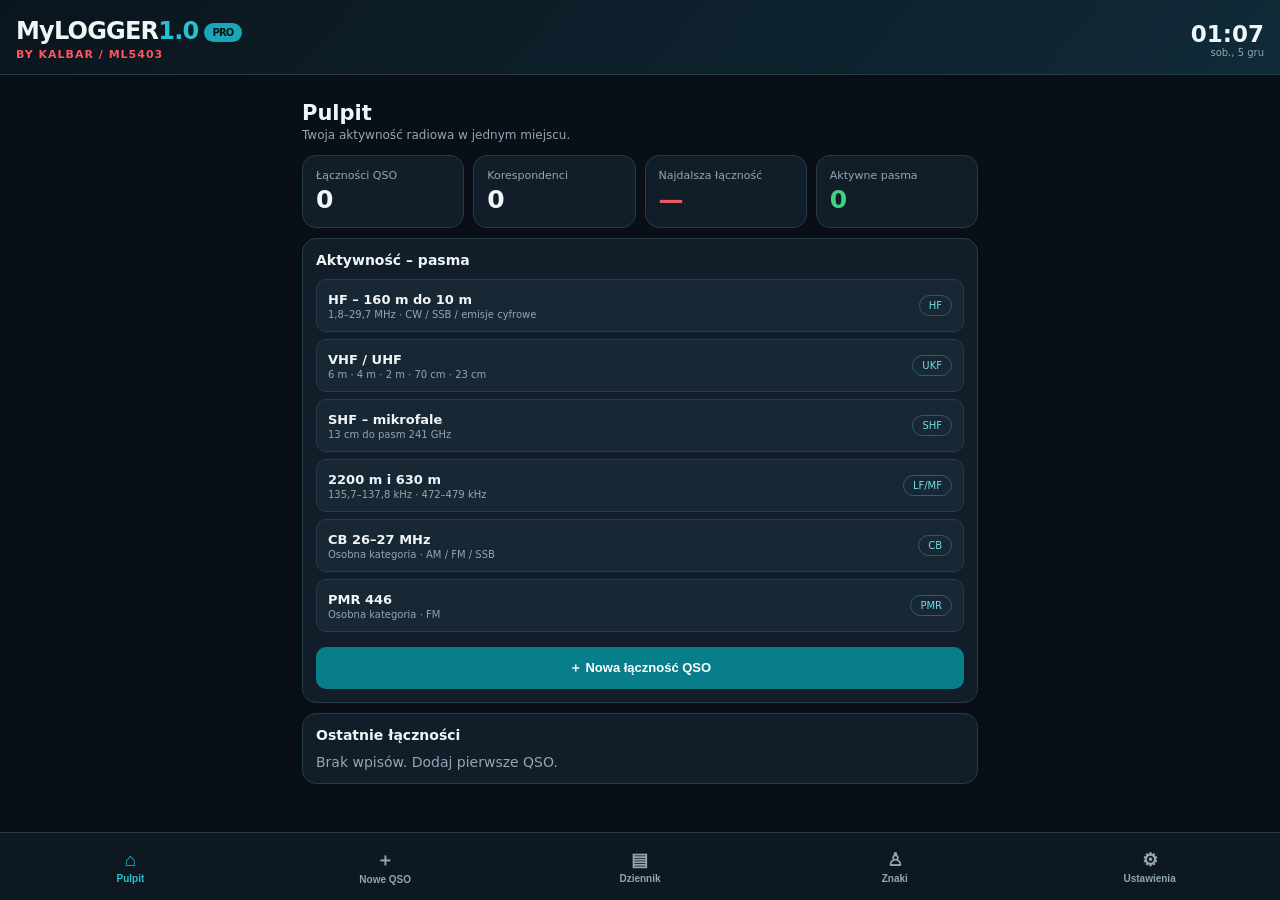
<file: MyLOGGER1-Android/app/src/main/assets/index.html>
<!doctype html><html lang="pl"><head><meta charset="utf-8"><meta name="viewport" content="width=device-width,initial-scale=1,maximum-scale=1,user-scalable=no"><meta name="theme-color" content="#090f16"><title>MyLOGGER1.0 PRO</title>
<style>
:root{--bg:#090f16;--panel:#111d28;--panel2:#172734;--line:#263c49;--txt:#f0f6f8;--muted:#91a7b2;--cyan:#25c3d1;--green:#40cf83;--red:#ed5961}
*{box-sizing:border-box}body{margin:0;background:var(--bg);color:var(--txt);font:14px system-ui,-apple-system,Roboto,sans-serif;padding-bottom:76px}
header{padding:17px 16px 13px;background:linear-gradient(130deg,#0a151e,#102a37);border-bottom:1px solid var(--line);position:sticky;top:0;z-index:5}
.brand{font-size:24px;font-weight:850;letter-spacing:-.8px}.brand em{font-style:normal;color:var(--cyan)}.pro{font-size:10px;background:#1aa6b6;color:#061317;border-radius:20px;padding:4px 8px;margin-left:6px;vertical-align:middle}.by{font-size:11px;color:#ff555d;font-weight:900;letter-spacing:1px;margin-top:3px}
.toprow{display:flex;align-items:center;justify-content:space-between}.clock{font-size:23px;font-weight:800;text-align:right}.date{font-size:10px;color:var(--muted);text-align:right}
main{padding:14px 13px;max-width:720px;margin:auto}.title{font-size:21px;font-weight:800;margin:4px 0 3px}.sub{color:var(--muted);font-size:12px;margin-bottom:13px}
.stats{display:grid;grid-template-columns:1fr 1fr;gap:9px}.card{background:var(--panel);border:1px solid var(--line);border-radius:14px;padding:13px;margin-bottom:10px;min-width:0}.stat small{display:block;color:var(--muted);font-size:11px}.stat strong{display:block;font-size:25px;margin-top:3px}.red{color:var(--red)}.green{color:var(--green)}
h2{font-size:14px;margin:0 0 11px}.band{display:flex;align-items:center;justify-content:space-between;background:var(--panel2);border:1px solid var(--line);padding:11px;border-radius:10px;margin:7px 0}.band b{font-size:13px}.band small{display:block;color:var(--muted);font-size:10px;margin-top:2px}.chip{border:1px solid #28616b;color:#75dbe3;border-radius:20px;padding:4px 9px;font-size:10px}
button{border:0;border-radius:10px;background:#087e8b;color:white;padding:12px 14px;font-weight:750;font-size:13px;width:100%;margin-top:8px}
.secondary{background:var(--panel2);border:1px solid var(--line);color:var(--txt)}
input,select{width:100%;background:var(--panel2);border:1px solid var(--line);color:var(--txt);border-radius:9px;padding:11px;font-size:14px;margin:4px 0 9px;outline:none}label{font-size:11px;color:var(--muted);font-weight:700}.grid{display:grid;grid-template-columns:1fr 1fr;gap:8px}.row{display:flex;justify-content:space-between;gap:8px;padding:9px 0;border-bottom:1px solid var(--line);font-size:12px}.row:last-child{border:0}.muted{color:var(--muted)}nav{position:fixed;bottom:0;left:0;right:0;display:flex;justify-content:space-around;background:#0d1821;border-top:1px solid var(--line);padding:8px 3px calc(8px + env(safe-area-inset-bottom));z-index:8}nav button{width:auto;flex:1;margin:0;padding:7px 2px;background:transparent;color:var(--muted);font-size:10px}nav button.active{color:var(--cyan)}nav span{display:block;font-size:18px;margin-bottom:2px}.view{display:none}.view.active{display:block}.toast{color:var(--green);font-size:12px;margin-top:8px}
@media(min-width:600px){main{padding:22px}.stats{grid-template-columns:repeat(4,1fr)}.grid{grid-template-columns:repeat(3,1fr)}}
</style></head><body>
<header><div class="toprow"><div><div class="brand">MyLOGGER<em>1.0</em><span class="pro">PRO</span></div><div class="by">BY KALBAR / ML5403</div></div><div><div class="clock" id="clock">--:--</div><div class="date" id="date">--</div></div></div></header>
<main>
<section class="view active" id="home"><div class="title">Pulpit</div><div class="sub">Twoja aktywność radiowa w jednym miejscu.</div>
<div class="stats"><div class="card stat"><small>Łączności QSO</small><strong id="nqso">0</strong></div><div class="card stat"><small>Korespondenci</small><strong id="ncall">0</strong></div><div class="card stat"><small>Najdalsza łączność</small><strong class="red" id="maxqrb">—</strong></div><div class="card stat"><small>Aktywne pasma</small><strong class="green" id="nband">0</strong></div></div>
<div class="card"><h2>Aktywność – pasma</h2>
<div class="band"><div><b>HF – 160 m do 10 m</b><small>1,8–29,7 MHz · CW / SSB / emisje cyfrowe</small></div><span class="chip">HF</span></div>
<div class="band"><div><b>VHF / UHF</b><small>6 m · 4 m · 2 m · 70 cm · 23 cm</small></div><span class="chip">UKF</span></div>
<div class="band"><div><b>SHF – mikrofale</b><small>13 cm do pasm 241 GHz</small></div><span class="chip">SHF</span></div>
<div class="band"><div><b>2200 m i 630 m</b><small>135,7–137,8 kHz · 472–479 kHz</small></div><span class="chip">LF/MF</span></div>
<div class="band"><div><b>CB 26–27 MHz</b><small>Osobna kategoria · AM / FM / SSB</small></div><span class="chip">CB</span></div>
<div class="band"><div><b>PMR 446</b><small>Osobna kategoria · FM</small></div><span class="chip">PMR</span></div>
<button onclick="show('new')">＋ Nowa łączność QSO</button></div>
<div class="card"><h2>Ostatnie łączności</h2><div id="recent"><div class="muted">Brak wpisów. Dodaj pierwsze QSO.</div></div></div></section>
<section class="view" id="new"><div class="title">Nowa łączność QSO</div><div class="sub">Wypełnij tylko te pola, które są potrzebne.</div><div class="card">
<label>Znak korespondenta *</label><input id="call" placeholder="SP2ABC" autocapitalize="characters">
<label>QTH / miasto</label><input id="qth" placeholder="np. Gdańsk">
<label>QTH Locator</label><input id="grid" placeholder="JO94AA" autocapitalize="characters">
<div class="grid"><div><label>Pasmo</label><select id="band">
<optgroup label="LF / MF – fale długie i średnie">
<option>2200 m · 135,7–137,8 kHz</option><option>630 m · 472–479 kHz</option></optgroup>
<optgroup label="HF – fale krótkie">
<option>160 m · 1,810–2,000 MHz</option><option>80 m · 3,500–3,800 MHz</option><option>60 m · 5,351,5–5,366,5 MHz</option><option>40 m · 7,000–7,200 MHz</option><option>30 m · 10,100–10,150 MHz</option><option>20 m · 14,000–14,350 MHz</option><option>17 m · 18,068–18,168 MHz</option><option>15 m · 21,000–21,450 MHz</option><option>12 m · 24,890–24,990 MHz</option><option>10 m · 28,000–29,700 MHz</option></optgroup>
<optgroup label="VHF / UHF">
<option>6 m · 50–52 MHz</option><option>4 m · 70–70,5 MHz</option><option>2 m · 144–146 MHz</option><option>70 cm · 430–440 MHz</option><option>23 cm · 1,240–1,300 MHz</option></optgroup>
<optgroup label="SHF – mikrofale">
<option>13 cm · 2,300–2,450 MHz</option><option>9 cm · 3,400–3,410 MHz</option><option>6 cm · 5,650–5,850 MHz</option><option>3 cm · 10,000–10,500 MHz</option><option>1,2 cm · 24 GHz</option><option>6 mm · 47 GHz</option><option>4 mm · 76 GHz</option><option>2,5 mm · 122 GHz</option><option>2 mm · 134 GHz</option><option>1,2 mm · 241 GHz</option></optgroup>
<optgroup label="Pozostałe – nie są pasmami amatorskimi">
<option>CB · 26–27 MHz</option><option>PMR 446 · 446 MHz</option></optgroup>
</select></div><div><label>Emisja</label><select id="mode"><option>FM</option><option>AM</option><option>SSB</option><option>CW</option><option>FT8</option><option>FT4</option><option>RTTY</option><option>PSK</option><option>USB</option><option>LSB</option><option>DV</option><option>DMR</option><option>C4FM</option><option>D-STAR</option><option>APRS</option><option>ATV</option><option>SSTV</option><option>Inna</option></select></div></div>
<div class="grid"><div><label>Częstotliwość MHz</label><input id="freq" placeholder="145.500" inputmode="decimal"></div><div><label>QRB km</label><input id="qrb" placeholder="opcjonalnie" inputmode="decimal"></div></div>
<div class="grid"><div><label>Raport TX</label><input id="tx" placeholder="59"></div><div><label>Raport RX</label><input id="rx" placeholder="59"></div></div>
<button onclick="save()">Zapisz QSO</button><div id="msg" class="toast"></div></div></section>
<section class="view" id="log"><div class="title">Dziennik QSO</div><div class="sub">Łączności zapisane na tym urządzeniu.</div><div class="card" id="alllog"><div class="muted">Brak wpisów.</div></div></section>
<section class="view" id="contacts"><div class="title">Korespondenci</div><div class="sub">Znaki zapisane w dzienniku.</div><div class="card" id="allcontacts"><div class="muted">Brak korespondentów.</div></div></section>
<section class="view" id="stats"><div class="title">Statystyki</div><div class="sub">Podsumowanie Twojej aktywności.</div><div class="card"><div class="row"><span>Łączności</span><b id="stq">0</b></div><div class="row"><span>Unikalne znaki</span><b id="stc">0</b></div><div class="row"><span>Najdalsze QSO</span><b class="red" id="stm">—</b></div></div></section>
<section class="view" id="settings"><div class="title">Ustawienia</div><div class="sub">Dane własnej stacji.</div><div class="card"><label>Twój znak</label><input id="mycall" placeholder="SP2XYZ"><label>Twoje QTH</label><input id="myqth" placeholder="Elbląg"><label>Twój lokator</label><input id="mygrid" placeholder="JO94AA"><button onclick="profileSave()">Zapisz ustawienia</button><p class="muted">Lista obejmuje pasma amatorskie używane w Polsce i IARU Region 1, także mikrofale powyżej 1 GHz. CB i PMR są pokazane oddzielnie – nie są pasmami służby amatorskiej. Zakresy, emisje i warunki pracy zależą od pozwolenia oraz aktualnych przepisów.</p><p class="muted">Ta wersja testowa zapisuje dane lokalnie na telefonie. Synchronizację online podłączymy w kolejnym etapie.</p></div></section>
</main><nav><button class="active" data-id="home" onclick="show('home')"><span>⌂</span>Pulpit</button><button data-id="new" onclick="show('new')"><span>＋</span>Nowe QSO</button><button data-id="log" onclick="show('log')"><span>▤</span>Dziennik</button><button data-id="contacts" onclick="show('contacts')"><span>♙</span>Znaki</button><button data-id="settings" onclick="show('settings')"><span>⚙</span>Ustawienia</button></nav>
<script>
let data=JSON.parse(localStorage.getItem('ml_qsos')||'[]'),prof=JSON.parse(localStorage.getItem('ml_profile')||'{}');
function tick(){let d=new Date();document.getElementById('clock').textContent=d.toLocaleTimeString('pl-PL',{hour:'2-digit',minute:'2-digit'});document.getElementById('date').textContent=d.toLocaleDateString('pl-PL',{weekday:'short',day:'numeric',month:'short'});}tick();setInterval(tick,30000);
function show(id){document.querySelectorAll('.view').forEach(x=>x.classList.toggle('active',x.id===id));document.querySelectorAll('nav button').forEach(x=>x.classList.toggle('active',x.dataset.id===id));render();}
function save(){let c=document.getElementById('call').value.trim().toUpperCase();if(!c){document.getElementById('msg').textContent='Wpisz znak korespondenta.';return;}let d=new Date();data.unshift({call:c,qth:qth.value,grid:grid.value.toUpperCase(),band:band.value,mode:mode.value,freq:freq.value,qrb:qrb.value,tx:tx.value,rx:rx.value,date:d.toLocaleDateString('pl-PL'),time:d.toLocaleTimeString('pl-PL',{hour:'2-digit',minute:'2-digit'})});localStorage.setItem('ml_qsos',JSON.stringify(data));['call','qth','grid','freq','qrb','tx','rx'].forEach(id=>document.getElementById(id).value='');document.getElementById('msg').textContent='Zapisano QSO na tym urządzeniu.';render();}
function profileSave(){prof={call:mycall.value,qth:myqth.value,grid:mygrid.value};localStorage.setItem('ml_profile',JSON.stringify(prof));alert('Zapisano ustawienia stacji.');}
function render(){let calls=[...new Set(data.map(x=>x.call))],max=Math.max(0,...data.map(x=>Number(x.qrb)||0)),bands=[...new Set(data.map(x=>x.band))];nqso.textContent=data.length;ncall.textContent=calls.length;maxqrb.textContent=max?max.toFixed(1)+' km':'—';nband.textContent=bands.length;stq.textContent=data.length;stc.textContent=calls.length;stm.textContent=max?max.toFixed(1)+' km':'—';let rows=data.slice(0,6).map(x=>`<div class="row"><span><b>${x.call}</b><br><small class="muted">${x.band} · ${x.mode} · ${x.date}</small></span><b class="green">${x.qrb?x.qrb+' km':'—'}</b></div>`).join('')||'<div class="muted">Brak wpisów. Dodaj pierwsze QSO.</div>';recent.innerHTML=rows;alllog.innerHTML=data.map(x=>`<div class="row"><span><b>${x.call}</b><br><small class="muted">${x.qth||'QTH niepodane'} · ${x.band} ${x.mode}</small></span><b>${x.qrb?x.qrb+' km':'—'}</b></div>`).join('')||'<div class="muted">Brak wpisów.</div>';allcontacts.innerHTML=calls.map(c=>{let x=data.find(y=>y.call===c);return `<div class="row"><span><b>${c}</b><br><small class="muted">${x.qth||'QTH niepodane'} · ${x.grid||'brak lokatora'}</small></span><b>${data.filter(y=>y.call===c).length} QSO</b></div>`}).join('')||'<div class="muted">Brak korespondentów.</div>';}
render();
</script></body></html>
</file>
